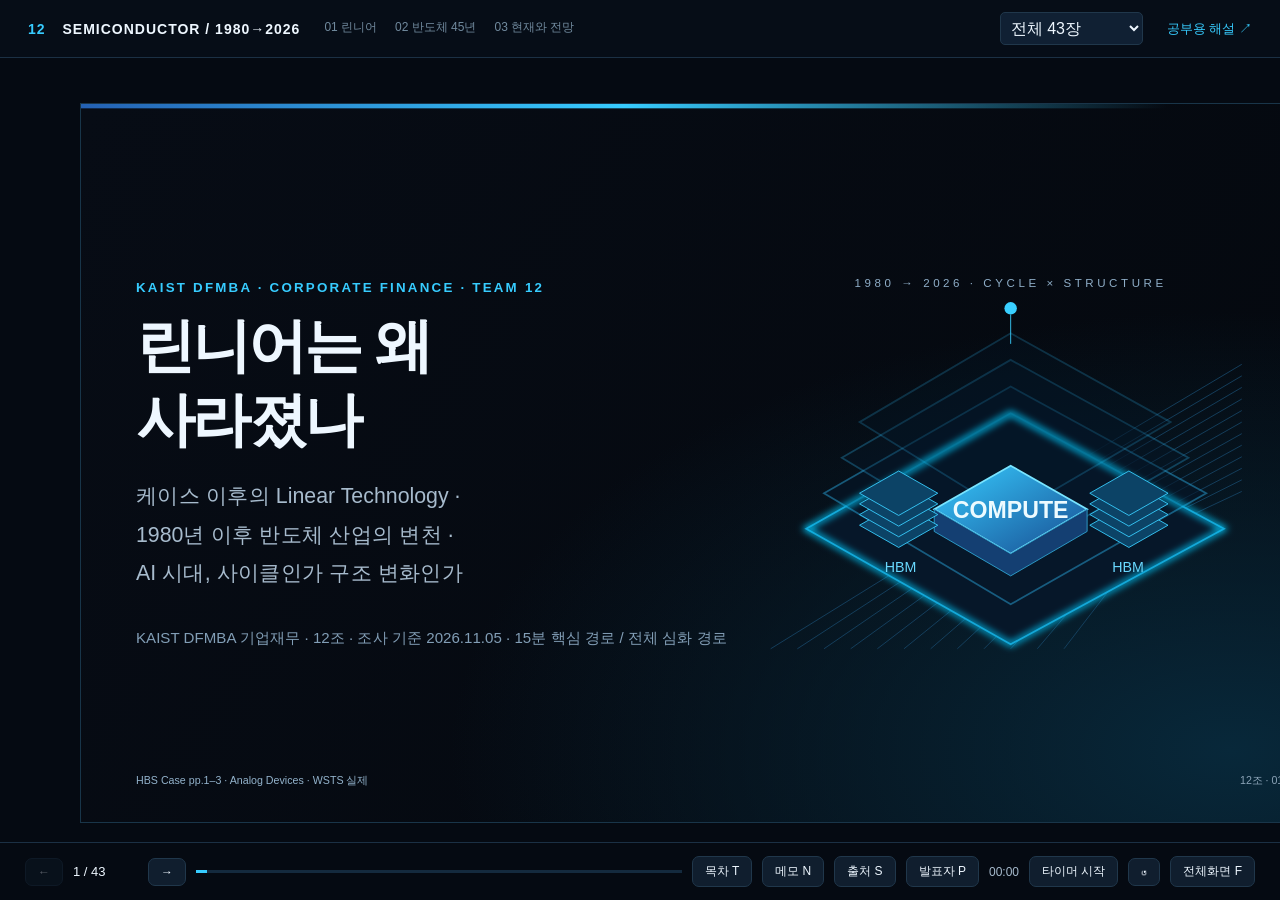
<file: archive/before_revision_20261108_213733/index.html>
<!DOCTYPE html><html lang="ko"><head><meta charset="utf-8"><meta name="viewport" content="width=device-width,initial-scale=1"><meta name="color-scheme" content="dark light"><meta name="description" content="KAIST DFMBA 12조 · Linear Technology 케이스 이후의 이야기, 1980년 이후 반도체 산업의 변천, AI 시대 반도체 산업의 현재와 전망"><title>린니어는 왜 사라졌나: 반도체 45년과 AI의 시험대 | 발표</title><style>:root{--bg:#050a12;--panel:#0b1625;--panel2:#0c2033;--line:#20374b;--ink:#eef7ff;--muted:#a7bbcd;--cyan:#37ccff;--blue:#457aff;--green:#39e2b0;--amber:#ffb15e;--red:#ff8298;--font:'Malgun Gothic','맑은 고딕','Apple SD Gothic Neo',sans-serif}
*{box-sizing:border-box}html,body{margin:0;background:var(--bg);color:var(--ink);font-family:var(--font);word-break:keep-all}button,input,select{font:inherit}button,a,input{touch-action:manipulation}button{cursor:pointer}a{color:var(--cyan);text-decoration:none}a:hover{text-decoration:underline}button:focus-visible,a:focus-visible,input:focus-visible,select:focus-visible,[tabindex]:focus-visible{outline:3px solid var(--amber);outline-offset:4px}button{color:var(--ink);background:#101e2e;border:1px solid var(--line);padding:9px 15px;border-radius:7px}button:hover{background:#1a344b}button[aria-pressed=true],button.active{border-color:var(--cyan);color:var(--cyan)}button:disabled{opacity:.35;cursor:default}
.muted{color:var(--muted)}.cyan{color:var(--cyan)}.green{color:var(--green)}.amber{color:var(--amber)}.red{color:var(--red)}.small{font-size:18px;line-height:1.6}.eyebrow{font-size:15px;letter-spacing:2.5px;color:var(--cyan);font-weight:700}
/* chrome */
.topbar{height:58px;display:flex;align-items:center;gap:24px;padding:0 28px;border-bottom:1px solid #1b3044;background:#060d17;position:relative;z-index:10}.brand{font-size:14px;letter-spacing:1px;font-weight:700}.brand b{color:var(--cyan);margin-right:12px}.chapters{display:flex;gap:18px;flex:1}.chapters span{font-size:12px;color:#718a9e;cursor:pointer;padding:4px 0;border-bottom:2px solid transparent}.chapters span.active{color:var(--cyan);border-color:var(--cyan)}.topbar select{color:var(--ink);background:#102033;border:1px solid var(--line);border-radius:5px;padding:6px}.topbar a{font-size:13px}
.deckviewport{height:calc(100dvh - 116px);display:grid;place-items:center;overflow:hidden}.stage{width:1440px;height:810px;transform-origin:center center;position:relative;flex-shrink:0}
.slide{position:absolute;inset:0;padding:47px 62px 38px;display:flex;flex-direction:column;background:radial-gradient(ellipse at 90% 90%,#08283a 0%,transparent 48%),linear-gradient(125deg,#070c15,#04080e);overflow:hidden;border:1px solid #1b3b50}.slide:before{content:'';position:absolute;top:0;left:0;width:100%;height:5px;background:linear-gradient(90deg,#2461b3, var(--cyan),transparent 85%)}.slide:after{content:'';position:absolute;right:34px;top:30px;width:35px;height:35px;border-top:1px solid #217591;border-right:1px solid #217591;pointer-events:none}
.slide[data-part="p1"]:before{background:linear-gradient(90deg,#8a5a1e,var(--amber),transparent 85%)}.slide[data-part="p3"]:before{background:linear-gradient(90deg,#1c6f58,var(--green),transparent 85%)}
.slidehead{position:relative;z-index:1}.slidehead .eyebrow{display:flex;align-items:center;gap:18px}.optional{font-size:12px;letter-spacing:0;border:1px solid #4a5261;padding:4px 9px;color:var(--muted);border-radius:20px}.slide h1{font-size:44px;line-height:1.32;letter-spacing:-1.6px;margin:18px 0 11px;font-weight:800}.slide .subtitle{font-size:21px;line-height:1.6;color:var(--muted);margin:0;max-width:1240px}.slidebody{flex:1;min-height:0;padding-top:24px;position:relative;z-index:1}
.takeaway{margin-top:16px;border-top:1px solid var(--line);padding-top:13px;display:flex;gap:22px;align-items:center;font-size:20px;line-height:1.5}.takeaway:before{content:'→';color:var(--cyan);font-size:26px}.foot{display:flex;align-items:center;justify-content:space-between;margin-top:14px;font-size:12px;color:#8ba3b7}.foot button{border:0;padding:0;background:none;font-size:12px;color:#93b3cc;text-align:left;max-width:1100px}
.controlbar{height:58px;display:flex;align-items:center;gap:10px;padding:0 25px;border-top:1px solid #1b3044;position:relative;z-index:10}.controlbar button{font-size:12px;padding:6px 12px}.controlbar .position{font-size:13px;min-width:65px;font-variant-numeric:tabular-nums}.progress{height:3px;background:#142a3e;flex:1;min-width:50px}.progress i{display:block;height:100%;background:var(--cyan);transition:width .3s}.time{font-size:12px;font-variant-numeric:tabular-nums;color:var(--muted)}
/* grids and panels */
.grid{display:grid;gap:20px;height:100%}.grid.two{grid-template-columns:1fr 1fr}.grid.three{grid-template-columns:repeat(3,1fr)}.grid.four{grid-template-columns:repeat(4,1fr)}.grid.rows2{grid-auto-rows:1fr}.grid.rows2 .panel{padding:18px 22px}.grid.rows2 .panel h3{font-size:21px;margin-bottom:9px}.grid.rows2 .panel p{font-size:18px;line-height:1.6}.grid.rows2 .panel .detail{font-size:14px;margin-top:8px}.grid.rows2 .panel .stat{font-size:38px;margin:4px 0}
.panel{background:linear-gradient(145deg,#102338d9,#0a131fcf);border:1px solid #234059;padding:25px 27px;border-radius:12px;position:relative;min-height:0;overflow:hidden}.panel h3{font-size:24px;margin:0 0 13px;color:var(--cyan);line-height:1.4}.panel p{font-size:21px;line-height:1.65;margin:0;color:#d7e3ed}.panel .label{display:block;font-size:14px;letter-spacing:1px;color:#829eb6;margin-bottom:12px}.panel .stat{font-size:54px;line-height:1.2;font-weight:800;color:var(--ink);font-variant-numeric:tabular-nums;margin:8px 0}.panel .stat small{font-size:22px;color:var(--cyan)}.panel .detail{font-size:16px;color:var(--muted);margin-top:14px;line-height:1.6}.panel.accent{border-color:#2593bc;background:linear-gradient(145deg,#0c3c56,#0a1728)}.panel.tone-warn{border-color:#8a5a1e;background:linear-gradient(145deg,#3a2a12,#0a1728)}.panel.tone-warn h3{color:var(--amber)}.panel.tone-good{border-color:#1c6f58;background:linear-gradient(145deg,#0d3a2f,#0a1728)}.panel.tone-good h3{color:var(--green)}.panel.tone-bad{border-color:#7a2d3f;background:linear-gradient(145deg,#3a1420,#0a1728)}.panel.tone-bad h3{color:var(--red)}
.pill{font-size:14px;padding:5px 10px;display:inline-block;border-radius:4px;background:#163a50;color:var(--cyan);margin:0 8px 8px 0}.bigstatement{font-size:46px;line-height:1.6;font-weight:800;letter-spacing:-1.4px}.bigstatement em{color:var(--cyan);font-style:normal}
/* cover, agenda, divider */
.cover{display:grid;grid-template-columns:1.12fr 1fr;align-items:center;height:100%;gap:20px}.cover .title{font-size:66px;line-height:1.26;letter-spacing:-3px;font-weight:800;margin:16px 0 22px}.cover .title span{color:var(--cyan)}.cover .desc{font-size:24px;color:var(--muted);line-height:1.8}.cover .meta{margin-top:40px;color:#829eb6;font-size:17px}.chip-art{width:560px;height:440px}
.agenda{display:grid;grid-template-columns:repeat(3,1fr);gap:26px;height:calc(100% - 60px)}.agenda-card{text-align:left;background:linear-gradient(160deg,#0f2437,#08121d);border:1px solid #234059;border-top:4px solid var(--pc);border-radius:14px;padding:30px 30px 26px;display:flex;flex-direction:column;gap:12px;color:var(--ink)}.agenda-card:hover{background:linear-gradient(160deg,#143050,#0a1726)}.agenda-card .num{font-size:52px;font-weight:800;color:var(--pc);line-height:1}.agenda-card h3{font-size:28px;margin:4px 0 0;line-height:1.4}.agenda-card p{font-size:19px;line-height:1.7;color:#cfdce8;margin:0;flex:1}.agenda-card .meta{font-size:14px;color:#8ba3b7;letter-spacing:1px}.agenda-foot{margin:18px 0 0;font-size:17px;color:var(--muted);line-height:1.6}
.slide.is-divider{padding:60px 80px}.divider{display:grid;grid-template-columns:1.3fr 1fr;height:100%;align-items:center;gap:40px;position:relative}.divider .bignum{position:absolute;left:-10px;top:-40px;font-size:420px;font-weight:800;color:var(--pc);opacity:.07;line-height:1;letter-spacing:-20px;pointer-events:none}.divider-text{position:relative;z-index:1}.divider-text .eyebrow{color:var(--pc)}.divider-text h2{font-size:64px;line-height:1.25;letter-spacing:-2.5px;margin:18px 0 22px}.divider-text p{font-size:23px;line-height:1.8;color:var(--muted);max-width:640px}.divider-list{position:relative;z-index:1;margin:0;padding:0 0 0 22px;display:grid;gap:7px;max-height:620px;overflow:auto}.divider-list li{font-size:16px;color:#8ba3b7}.divider-list button{background:none;border:0;padding:4px 6px;color:#d5e3ef;font-size:17px;text-align:left;line-height:1.4}.divider-list button:hover{color:var(--cyan)}.divider-list small{font-size:11px;color:#6f8aa0;margin-left:8px;border:1px solid #3a4b5c;padding:1px 6px;border-radius:10px}
/* timeline, flow, rows */
.timeline{display:grid;grid-template-columns:repeat(var(--n,4),1fr);gap:14px;position:relative;padding-top:25px}.timeline:before{content:'';position:absolute;top:67px;left:20px;right:20px;height:2px;background:linear-gradient(90deg,#2e678d,var(--cyan))}.event{position:relative;padding:0 14px}.event .year{font-size:30px;font-weight:800;color:var(--cyan);margin-bottom:28px;white-space:nowrap}.event .year:after{content:'';display:block;width:12px;height:12px;background:var(--cyan);border:5px solid #0b1523;box-sizing:content-box;border-radius:50%;position:absolute;top:33px;left:13px}.event.accent .year{color:var(--amber)}.event.accent .year:after{background:var(--amber)}.event h3{font-size:23px;line-height:1.4;margin:18px 0 12px}.event p{font-size:18px;line-height:1.7;color:var(--muted)}
.flow{display:flex;gap:15px;align-items:stretch;height:100%}.flow .node{flex:1;border:1px solid #285572;border-radius:12px;background:#0d2235;padding:22px 20px;min-height:200px}.flow h3{font-size:23px;color:var(--cyan);margin:0 0 13px}.flow p{font-size:19px;line-height:1.7;margin:0;color:#cfdeea}.arrow{font-size:30px;color:var(--cyan);align-self:center}
.rows{display:grid;gap:10px}.row{display:grid;grid-template-columns:200px 1fr 1fr;gap:22px;padding:16px 22px;border-bottom:1px solid #254158;align-items:center}.rows.cols4 .row{grid-template-columns:190px 1fr 1fr 1fr}.rows.cols5 .row{grid-template-columns:170px 1fr 1fr 1fr 1fr}.row h3{margin:0;font-size:22px;color:var(--cyan)}.row p{margin:0;font-size:19px;line-height:1.55}.row.header{padding-top:0;padding-bottom:8px;color:#8ba5ba;font-size:15px}
.tablewrap{overflow:hidden}.datatable{border-collapse:collapse;width:100%;font-size:19px}.datatable th{background:#102a40;color:var(--cyan);text-align:left;padding:12px 14px;border:1px solid #274459;font-size:16px;letter-spacing:.3px}.datatable td{padding:12px 14px;border:1px solid #274459;line-height:1.5;color:#dbe7f1;font-variant-numeric:tabular-nums}.datatable td.first{color:var(--ink);font-weight:700}.datatable td.neg{color:var(--red)}.datatable td.pos{color:var(--green)}.datatable tr:nth-child(even) td{background:#0a1928}.datatable.compact{font-size:16px}.datatable.compact td,.datatable.compact th{padding:8px 11px}
/* charts */
.metric-bars{display:flex;gap:27px;height:295px;align-items:flex-end;padding:0 18px;border-bottom:1px solid #426076}.metric-col{flex:1;display:flex;flex-direction:column;align-items:center;justify-content:flex-end;height:100%;gap:10px}.metric-col strong{font-size:27px;font-variant-numeric:tabular-nums}.metric-col .bar{width:82%;background:linear-gradient(180deg,#45ceff,#1c66b0);border-radius:7px 7px 0 0;min-height:1px}.metric-labels{display:flex;gap:27px;padding:15px 18px;font-size:19px;color:var(--muted);text-align:center}.metric-labels span{flex:1}.chart-note{font-size:15px;color:#91aabe;line-height:1.6;margin-top:12px}
.split{display:grid;grid-template-columns:1.7fr 1fr;gap:40px;height:100%}.chart-side{border-left:1px solid var(--line);padding-left:32px;display:flex;flex-direction:column;justify-content:center;min-width:0}.chart-side strong{font-size:56px;color:var(--cyan);line-height:1.1}.chart-side h3{font-size:25px;margin:14px 0}.chart-side p{font-size:20px;line-height:1.7;color:var(--muted);margin:0 0 12px}
.eramap{height:100%}.eramap svg{max-height:470px}.eraband{cursor:pointer}.eraband:hover rect,.eraband:focus rect{fill:#163a55;stroke:var(--cyan)}
/* era layout */
.era-layout{display:grid;grid-template-columns:1fr 360px;gap:26px;height:100%;min-height:0}.quads{display:grid;grid-template-columns:1fr 1fr;grid-template-rows:1fr 1fr;gap:14px;min-height:0}.quad{background:linear-gradient(145deg,#0f2237,#0a131f);border:1px solid #234059;border-radius:12px;padding:16px 20px 12px;min-height:0;overflow:hidden}.quad h3{font-size:16px;letter-spacing:1px;margin:0 0 10px;color:#8fb3cc;text-transform:uppercase}.quad-macro h3{color:#9fb4ff}.quad-tech h3{color:var(--cyan)}.quad-lead h3{color:var(--amber)}.quad-fin h3{color:var(--green)}.quad ul{margin:0;padding-left:18px;display:grid;gap:5px}.quad li{font-size:17.5px;line-height:1.5;color:#dbe7f1}.quad li b{color:var(--ink)}
.era-side{display:flex;flex-direction:column;gap:12px;border-left:1px solid var(--line);padding-left:22px;min-height:0}.era-period{font-size:40px;font-weight:800;color:var(--cyan);letter-spacing:-1px;line-height:1.1}.era-stat{display:flex;flex-direction:column;gap:2px}.era-stat strong{font-size:34px;color:var(--ink);line-height:1.1}.era-stat span{font-size:14px;color:var(--muted)}
.rankmini{background:#0b1b2b;border-radius:10px;padding:10px 12px}.rankmini-head{font-size:14px;color:#aac4d8;font-weight:700;margin-bottom:6px;display:flex;justify-content:space-between}.rankmini-head small{color:#6f8aa0;font-weight:400}.rankmini-row{display:grid;grid-template-columns:118px 1fr 44px;align-items:center;gap:8px;font-size:13.5px;margin:4px 0}.rankmini-row i{display:block;height:11px;border-radius:2px}.rankmini-row b{text-align:right;font-variant-numeric:tabular-nums;color:#c4d8e9;font-weight:400}
.spark{display:block}
/* analogy, scenarios, watch */
.analogy{display:grid;grid-template-columns:repeat(3,1fr);grid-auto-rows:1fr;gap:16px;height:100%}.analogy-item{background:linear-gradient(145deg,#102338d9,#0a131fcf);border:1px solid #234059;border-radius:12px;padding:18px 22px;display:flex;flex-direction:column;gap:6px}.analogy-icon{font-size:30px;line-height:1}.analogy-item h3{font-size:22px;margin:4px 0 0;color:var(--cyan)}.analogy-as{font-size:17px;color:var(--amber);margin:0;font-weight:700}.analogy-item p{font-size:17px;line-height:1.6;color:#d7e3ed;margin:0}
.scenarios{display:grid;grid-template-columns:repeat(3,1fr);gap:18px;height:100%}.scenario{border:1px solid #234059;border-radius:12px;padding:22px 24px;background:linear-gradient(160deg,#0f2437,#08121d);display:flex;flex-direction:column;gap:10px}.scenario.good{border-color:#1c6f58}.scenario.good .eyebrow{color:var(--green)}.scenario.warn{border-color:#8a5a1e}.scenario.warn .eyebrow{color:var(--amber)}.scenario.bad{border-color:#7a2d3f}.scenario.bad .eyebrow{color:var(--red)}.scenario h3{font-size:24px;margin:0 0 6px;line-height:1.4}.scenario p{font-size:17.5px;line-height:1.6;color:#d7e3ed;margin:0}.scenario p b{display:block;font-size:13px;letter-spacing:1px;color:#8ba3b7;margin-bottom:2px}
.watch{display:grid;grid-template-columns:1fr 1fr;gap:17px}.watch .item{padding:18px 24px;background:#0b1b2b;border-left:3px solid var(--cyan)}.watch h3{font-size:22px;margin:0 0 8px}.watch p{font-size:18px;line-height:1.6;color:var(--muted);margin:0}
/* ranking race */
.rank-layout{display:grid;grid-template-columns:1.7fr 1fr;gap:45px;height:100%}.rank-controls{display:flex;gap:7px;margin-bottom:12px;flex-wrap:wrap}.rank-controls button{font-size:14px;padding:6px 10px}.rank-chart{height:310px;position:relative}.rank-row{position:absolute;height:29px;left:0;right:0;display:flex;align-items:center;gap:8px;transition:top .65s,opacity .5s}.rank-row .name{width:126px;font-size:17px;flex-shrink:0;color:#d4e5f4}.rank-row .bar{height:25px;border-radius:3px;transition:width .65s;min-width:2px;background:var(--cyan)}.rank-row .value{font-size:16px;color:#c4d8e9;font-variant-numeric:tabular-nums}.rank-year{font-size:90px;line-height:1.2;font-weight:800;color:var(--cyan);margin:0}.rank-info{padding-top:40px}.rank-info h3{font-size:27px;line-height:1.6}.rank-info p{font-size:20px;line-height:1.6;color:var(--muted)}.rank-layout .chart-note{font-size:14px;margin-top:10px}
.diagram-label{font-size:20px;fill:#e8f4ff;font-family:var(--font)}
.formula{padding:25px;background:#0c2234;border:1px solid #305977;font-size:30px;text-align:center;border-radius:12px;line-height:1.65}.formula small{display:block;font-size:17px;color:var(--muted)}.sliders{display:grid;gap:18px;margin-top:20px}.sliders label{display:flex;justify-content:space-between;font-size:22px}.sliders input{width:100%;accent-color:var(--cyan);margin-top:12px}.valuation{font-size:68px;font-weight:bold;color:var(--cyan);font-variant-numeric:tabular-nums;line-height:1.15}.delta{font-size:25px;color:var(--amber)}[data-id="valuation"] .panel{padding:22px 26px}[data-id="valuation"] .formula{font-size:25px;padding:16px}
/* overlays */
.overlay{position:fixed;inset:58px 0 58px;background:#03080ef2;z-index:20;overflow:auto;padding:45px max(40px,8vw)}.overlay[hidden]{display:none}.overlay .close{position:fixed;right:35px;top:78px}.overlay h2{font-size:31px}.overlay p,.overlay li{font-size:19px;line-height:1.9;max-width:980px}.overlay .transition{color:var(--cyan);border-left:3px solid var(--cyan);padding:15px 24px}.toc-grid{display:grid;grid-template-columns:repeat(3,1fr);gap:13px}.toc-grid button{text-align:left;line-height:1.6;padding:17px}.toc-grid button span{font-size:12px;color:var(--muted);display:block}.blackout{position:fixed;inset:0;background:#000;z-index:200}.source-item{padding:14px 0;border-bottom:1px solid var(--line);max-width:1000px;overflow-wrap:anywhere}.source-item a{font-size:18px;line-height:1.6}.source-item p{font-size:15px;color:var(--muted);margin:8px 0}
/* study */
.study-body{background:#07101b}.studybar{height:66px;border-bottom:1px solid var(--line);position:sticky;top:0;background:#07101bf2;z-index:10;display:flex;align-items:center;gap:25px;padding:0 30px}.studybar h1{font-size:17px;margin:0;flex:1}.studybar input{background:#122438;border:1px solid #2c4a64;color:var(--ink);border-radius:7px;padding:10px;width:240px}.studybar a,.studybar button{font-size:13px}.study-layout{display:grid;grid-template-columns:270px minmax(0,1fr);max-width:1520px;margin:auto}.study-toc{position:sticky;top:66px;height:calc(100vh - 66px);overflow:auto;border-right:1px solid #173047;padding:25px 16px}.study-toc a{display:block;color:#acbfd0;font-size:13px;padding:9px 10px;border-radius:6px;line-height:1.5}.study-toc a:hover,.study-toc a.active{background:#102d44;color:var(--cyan)}.study-toc .toc-part{margin:18px 10px 6px;font-size:12px;letter-spacing:2px;color:#6f8aa0;font-weight:700}.study-main{padding:50px 70px 90px;max-width:1160px;min-width:0}.study-intro{border-bottom:1px solid var(--line);padding-bottom:35px;margin-bottom:45px}.study-intro h1{font-size:46px;line-height:1.4;margin:12px 0 20px;letter-spacing:-2px}.study-intro p{font-size:18px;line-height:1.9;color:#c0d1e0}
.study-part{margin:70px 0 40px;padding:34px 36px;border:1px solid #234059;border-left:5px solid var(--cyan);border-radius:12px;background:linear-gradient(145deg,#0f2237,#0a131f)}.study-part h2{font-size:34px;margin:8px 0 14px;letter-spacing:-1px}.study-part p{font-size:18px;line-height:1.9;color:#cbd9e6}.study-part[data-part="p1"]{border-left-color:var(--amber)}.study-part[data-part="p3"]{border-left-color:var(--green)}
.study-section{scroll-margin-top:90px;margin:0 0 65px;padding-bottom:40px;border-bottom:1px solid #294358}.study-section h2{font-size:30px;line-height:1.5;margin:12px 0 20px;letter-spacing:-.7px}.study-section h3{font-size:20px;color:var(--cyan);margin-top:28px}.study-section h4{font-size:17px;color:#aac4d8;margin:22px 0 8px}.study-section p,.study-section li{font-size:17px;line-height:1.95;color:#d2dfeb}.study-section .key{padding:20px 25px;border-left:3px solid var(--cyan);background:#102235;color:#e5f5ff;font-size:19px;line-height:1.8}.study-section .script{padding:22px 26px;border:1px solid #25445c;border-radius:10px;background:#0a1a2b}.study-section details{background:#0c1c2d;padding:16px 22px;border-radius:8px;margin:15px 0}.study-section summary{color:var(--green);cursor:pointer;line-height:1.7;font-weight:bold}.study-section .source-links{font-size:13px;line-height:1.8;color:#92abc0;margin-top:20px}.study-section .source-links a{margin-right:14px}.study-section .transition{font-size:16px;color:var(--cyan)}.study-section table{border-collapse:collapse;width:100%;font-size:15px;max-width:100%}.study-section th,.study-section td{padding:12px;border:1px solid #274459;text-align:left;line-height:1.65;overflow-wrap:anywhere}.study-section th{background:#102a40;color:var(--cyan)}.study-section tr:nth-child(even){background:#0a1928}.study-section .table-note{font-size:14px;color:#92abc0;margin:8px 0 18px}.study-section .slide-preview{margin:18px 0;padding:16px 20px;border:1px dashed #2a4a66;border-radius:10px;font-size:14px;color:#9fb6c9;line-height:1.7}.study-section .slide-preview b{color:var(--cyan)}
.study-era-map svg{max-height:420px}.study-linear-chart{margin:16px 0}.study-section .quad-list{display:grid;grid-template-columns:1fr 1fr;gap:12px;margin:14px 0}.study-section .quad-list div{background:#0c1c2d;padding:14px 18px;border-radius:8px}.study-section .quad-list h4{margin:0 0 8px}.study-section .quad-list ul{margin:0;padding-left:18px}.study-section .quad-list li{font-size:15.5px;line-height:1.7}
.glossary{display:grid;grid-template-columns:1fr 1fr;gap:12px}.glossary div{padding:18px;background:#0c1c2d;border-radius:6px}.glossary b{color:var(--cyan)}.glossary p{margin:8px 0;font-size:15px}.empty{padding:30px;color:var(--amber)}
.study-body.light{--bg:#edf3f8;--ink:#16283a;--muted:#465e71;--cyan:#00658d;--green:#0f7a5f;--amber:#9a5b00;background:#f7fafc;color:#142c40}.light .studybar{background:#f7fafcf5}.light .study-toc a{color:#3d586b}.light .study-section p,.light .study-section li{color:#29475b}.light .study-section .key,.light .study-section .script,.light .study-section details,.light .glossary div,.light .study-section th,.light .study-section tr:nth-child(even),.light .study-section .quad-list div{background:#e8f1f7;color:#15364d}.light .study-intro p,.light .study-part p{color:#33546a}.light .study-part{background:#eef4f8}.light button{background:#e3eef5;color:#16394c}.light .study-toc a.active,.light .study-toc a:hover{background:#deedf6}.light .studybar input{background:white;color:#16283a}.light .source-item p{color:#456478}.light .study-section .slide-preview{color:#3d586b}
.presenter{padding:35px}.presenter h1{font-size:35px;line-height:1.5}.presenter p{font-size:22px;line-height:1.9}.presenter .next{border-top:1px solid var(--line);margin-top:30px;padding-top:20px;color:var(--cyan)}
@media(prefers-reduced-motion:reduce){*{transition:none!important;animation:none!important}}
@media(max-width:850px){.studybar{height:91px;flex-wrap:wrap;align-content:center;gap:6px 10px}.studybar h1{flex-basis:100%;font-size:13px;height:19px}.studybar input{flex:1;min-width:80px;width:auto;padding:8px}.studybar button{padding:8px 12px}.studybar a{font-size:12px}.study-section{scroll-margin-top:111px}.study-main{width:100%;overflow:hidden;padding:30px 22px}.study-section table{display:block;overflow:auto;white-space:normal}.topbar{padding:0 12px;gap:10px}.brand{font-size:12px}.chapters{display:none}.topbar select{font-size:12px;max-width:140px}.topbar a{margin-left:auto;font-size:11px}.controlbar{padding:0 10px;gap:6px}.controlbar button{padding:7px;font-size:11px}.hide-small{display:none}.toc-grid{grid-template-columns:1fr 1fr}.study-layout{display:block}.study-toc{display:none}.study-intro h1{font-size:34px}.study-section h2{font-size:26px}.glossary,.study-section .quad-list{grid-template-columns:1fr}.overlay{padding:25px}.overlay p,.overlay li{font-size:16px}}
@media print{body{background:white!important;color:#111!important}.topbar,.controlbar,.studybar,.study-toc,.overlay,.source-links button{display:none!important}.deckviewport{height:auto;display:block;overflow:visible}.stage{width:auto;height:auto;transform:none!important}.slide{position:relative;min-height:195mm;width:100%;height:auto;break-after:page;page-break-after:always;background:white;color:#111;padding:12mm}.slidebody{min-height:110mm}.slide h1{font-size:28px}.slide p,.panel p,.row p,.quad li{font-size:16px!important;color:#24384b!important}.panel,.flow .node,.watch .item,.quad,.scenario,.analogy-item,.agenda-card{background:#eff5f9;color:#111}.slide .subtitle{font-size:18px;color:#333}.slide .stat,.metric-col strong,.slide .bigstatement{color:#173d57}.takeaway{font-size:16px}.slide .foot{color:#444}.study-layout{display:block}.study-main{max-width:none;padding:0}.study-section{break-inside:auto}.study-section p,.study-section li{color:#111}.study-section .key,.study-section .script,.study-section details,.study-part{background:#f1f5f7;color:#111}.study-intro p{color:#222}.study-section summary{color:#0c5244}.study-section h2,.study-intro h1,.study-part h2{color:#111}.study-section h3{color:#075a78}.study-section{scroll-margin-top:0}a{color:#075a78}.eyebrow{color:#075a78}@page{size:A4 landscape;margin:10mm}}
</style></head><body class=""><header class="topbar"><div class="brand"><b>12</b> SEMICONDUCTOR / 1980→2026</div><nav class="chapters" aria-label="발표 흐름"><span data-part="p1">01 린니어</span><span data-part="p2">02 반도체 45년</span><span data-part="p3">03 현재와 전망</span></nav><label class="sr-only" for="route" style="position:absolute;left:-9999px">발표 경로</label><select id="route"><option value="all">전체 43장</option><option value="core">15분 핵심 28장</option></select><a href="study.html" target="_blank">공부용 해설 ↗</a></header><main class="deckviewport"><div class="stage" id="stage"></div></main><footer class="controlbar"><button id="prev" aria-label="이전 장표">←</button><span class="position" id="position"></span><button id="next" aria-label="다음 장표">→</button><div class="progress" aria-hidden="true"><i id="progress"></i></div><button id="toc" title="T">목차 T</button><button id="notes" title="N">메모 N</button><button id="sources" title="S">출처 S</button><button id="presenter" class="hide-small" title="P">발표자 P</button><span class="time hide-small" id="clock">00:00</span><button id="timer" class="hide-small">타이머 시작</button><button id="resettime" class="hide-small" aria-label="타이머 초기화">↺</button><button id="full" title="F">전체화면 F</button></footer><aside class="overlay" id="overlay" hidden role="dialog" aria-modal="true" aria-label="발표 보조 패널"></aside><script>const CONTENT={"title": "린니어는 왜 사라졌나: 반도체 45년과 AI의 시험대", "coverTitle": "린니어는 왜<br>사라졌나", "coverDesc": "케이스 이후의 Linear Technology ·<br>1980년 이후 반도체 산업의 변천 ·<br>AI 시대, 사이클인가 구조 변화인가", "coverMeta": "KAIST DFMBA 기업재무 · 12조 · 조사 기준 2026.11.05 · 15분 핵심 경로 / 전체 심화 경로", "asOf": "2026-11-05", "agendaFoot": "케이스의 주인공이 사라진 이유에서 출발해, 산업 전체의 45년을 거쳐, 지금 반도체가 서 있는 시험대까지 갑니다. 각 파트의 카드를 누르면 바로 이동합니다.", "parts": [{"id": "p0", "num": "00", "short": "서론", "title": "서론", "desc": "", "minutes": 1, "first": "cover"}, {"id": "p1", "num": "01", "short": "린니어", "title": "케이스 이후의 린니어", "desc": "2003년 현금이 넘치던 회사는 13년 뒤 사라졌다. 사업이 망해서가 아니다. 시대 배경을 바탕으로 왜 팔렸는지 본다.", "minutes": 3, "studyIntro": ["다른 조가 케이스의 질문(2003년 4월 배당을 올릴 것인가)에 답한다면, 우리 조는 그 다음 이야기에서 출발합니다. Linear Technology는 2017년 3월 10일 Analog Devices에 인수되어 상장폐지됐고, 지금은 독립 회사로 존재하지 않습니다. 이 파트의 목적은 ‘돈을 잘 벌던 회사가 왜 사라졌는가’를 사실관계와 시대 배경으로 설명하는 것입니다.", "핵심 메시지는 세 가지입니다. 첫째, 린니어는 실패하지 않았다(인수 직전까지 업계 최고 수준의 이익률과 13년 연속 배당 인상). 둘째, 그럼에도 팔린 이유는 산업의 무게중심 이동과 2015~2016년의 금융 환경(초저금리, 성장 둔화, 규모의 경제)에 있다. 셋째, 인수한 ADI는 망하지 않았고 지금도 대형 아날로그 기업으로 영업 중이다. 이 세 가지를 정확히 말해야 Part 2로 자연스럽게 넘어갈 수 있습니다."], "first": "p1-div"}, {"id": "p2", "num": "02", "short": "반도체 45년", "title": "1980년 이후 글로벌 반도체 산업의 변화", "desc": "린니어의 소멸은 산업의 무게중심이 움직인 결과다. 반도체의 시작을 비유로 이해하고, 9개 시기로 나눠 거시 배경·기술·주도 기업·재무 특징을 본다.", "minutes": 7, "studyIntro": ["이 파트는 발표의 중심입니다. 개별 기업의 재무 결정도 중요하지만, 어떤 산업 흐름 위에서 그 결정이 내려졌는지 이해하는 것이 더 중요하다는 것이 우리 조의 관점입니다. 반도체의 기초를 비유로 짧게 설명한 뒤, 1980년 이후를 9개 시기로 나누고 각 시기마다 같은 네 칸(거시 배경 / 산업·기술 / 주도 기업 / 재무적 특징)으로 읽습니다.", "시기 구분은 교수님이 공유한 영상(역대 글로벌 반도체 기업 매출 순위 Top12, 1987~2026)의 흐름과 Gartner 연간 공급업체 매출 1위 교체(NEC 1985~91 → Intel 1992~2016 → Samsung 2017~18 → Intel 2019~20 → Samsung 2021~22 → Intel 2023 → NVIDIA 2024~)를 기준으로 잡았습니다. 순위는 회사 전체 매출이나 시가총액이 아니라 반도체 매출이며, 파운드리(TSMC)와 장비사는 포함되지 않습니다.", "각 시기의 ‘재무적 특징’ 칸이 기업재무 수업과의 연결 고리입니다. 누가 투자를 감당했는지(자본 조달), 누가 불황을 버텼는지(재무구조), 어떤 금리·세제·보조금이 투자 결정을 바꿨는지(자본비용)를 반복해서 묻습니다."], "first": "p2-div"}, {"id": "p3", "num": "03", "short": "현재와 전망", "title": "이후 반도체 산업의 변화: 현재와 전망", "desc": "AI 수요 폭발로 메모리 가격이 급등하고 한국 기업이 기록적 이익을 냈다. 그런데 금리·선거·투자 속도 조절론이 등장했다. 사이클인가, 구조 변화인가.", "minutes": 4, "studyIntro": ["Part 2의 마지막 시기가 현재로 이어집니다. 이 파트는 2025~2026년의 상황을 정리하고(수요 폭발, 가격 급등, 한국 기업의 이익), 최근의 반전(금리 상승, 2026년 미국 중간선거 이후 데이터센터 규제 논의, 빅테크·네오클라우드의 투자 부담, 속도 조절론)을 짚은 뒤, ‘반복되는 사이클인가, 이번에는 다른가’라는 시험대를 재무 지표로 어떻게 판단할지 제시합니다.", "마지막으로 향후 전망을 제시합니다. 우리 조의 판단은 ‘당장은 속도 조절이 있어도 투자 사이클을 완전히 꺾기는 어렵다’입니다. 미국이 속도를 늦추면 중국과의 AI 격차가 좁혀지는 위험이 돌아오고, AI의 파급력이 코딩을 넘어 제약·자동차·휴머노이드·우주·양자·보안 등 산업 전반으로 번지면서 수요의 폭이 넓어지기 때문입니다. 이것은 조사한 사실 위에 세운 우리의 해석이므로, 발표에서는 사실과 해석을 구분해서 말해야 합니다."], "first": "p3-div"}], "slides": [{"id": "cover", "part": "p0", "title": "린니어는 왜 사라졌나", "type": "cover", "core": true, "sources": ["CASE", "linear_close", "WSTS"], "study": {"paragraphs": ["표지에서 청중에게 던질 한 문장은 ‘케이스의 주인공은 지금 없다’입니다. 2003년 4월 배당을 올릴지 고민하던 Linear Technology는 2017년 3월 10일 Analog Devices에 인수되어 상장폐지됐습니다. 다른 조가 배당의 정답을 논의한다면, 우리 조는 그 회사가 사라진 이유를 산업 전체의 45년 흐름에서 찾습니다.", "세 파트의 구조를 미리 말해 두면 청중이 따라오기 쉽습니다. Part 1은 린니어의 13년과 2016년 매각, Part 2는 1980년 이후 반도체 산업을 9개 시기로 나눈 역사, Part 3은 AI 시대의 현재와 전망입니다. 끝에서 다시 린니어의 질문(현금을 어디에 배분할 것인가)으로 돌아옵니다."], "script": "안녕하십니까, 12조입니다. 우리가 읽은 케이스의 회사, Linear Technology는 지금 존재하지 않습니다. 2017년에 경쟁사에 인수됐습니다. 돈을 잘 벌던 회사가 왜 사라졌는지, 그리고 그 뒤에서 반도체 산업이 어떻게 움직였는지, 세 파트로 말씀드리겠습니다.", "transition": "발표의 순서를 먼저 보여드리겠습니다."}, "coreTransition": "발표의 순서를 먼저 보여드리겠습니다."}, {"id": "agenda", "part": "p0", "title": "세 가지 질문", "subtitle": "케이스 이후의 린니어 → 1980년 이후 반도체 45년 → AI 시대의 현재와 전망", "type": "agenda", "core": true, "takeaway": "개별 기업의 재무 결정은 산업의 흐름 위에서 내려진다. 흐름을 먼저 읽어야 결정이 보인다", "sources": ["CASE", "VIDEO"], "study": {"paragraphs": ["아젠다 장표는 화면의 세 카드를 누르면 각 파트의 첫 장표로 이동합니다. 발표에서는 한 문장씩만 소개합니다. Part 1 ‘린니어는 실패하지 않았다, 시대가 바뀌었다’, Part 2 ‘수요의 중심이 이동할 때마다 1위가 바뀌었다’, Part 3 ‘이번 AI 사이클은 반복인가 구조 변화인가’.", "우리 조의 관점을 분명히 합니다. 기업재무 수업이지만 개별 기업의 배당·자사주·차입 결정만 보면 린니어의 결말을 설명할 수 없습니다. 어떤 산업 흐름 위에서 결정이 내려졌는지가 더 중요합니다. 그래서 Part 2가 발표의 중심이고 시간도 가장 많이 배정했습니다."], "script": "첫째, 케이스 이후의 린니어. 둘째, 1980년 이후 반도체 산업이 어떻게 바뀌었는지. 셋째, 지금 AI 시대의 반도체는 어디에 서 있는지. 결론에서 다시 린니어의 질문으로 돌아오겠습니다.", "transition": "먼저 케이스 이후의 린니어입니다."}, "coreTransition": "먼저 케이스 이후의 린니어입니다."}, {"id": "p1-div", "part": "p1", "title": "케이스 이후의 린니어", "type": "divider", "core": true, "lead": "2003년 4월, 현금이 15억 달러 넘게 쌓인 회사가 배당을 올릴지 고민했다. 13년 뒤 그 회사는 사라졌다. 사업이 망해서가 아니다.", "sources": ["CASE", "linear_close"], "study": {"paragraphs": []}}, {"id": "p1-recap", "part": "p1", "title": "2003년 4월, 케이스가 남긴 질문", "subtitle": "현금은 쌓이고 투자처는 없다 · 배당을 올릴 것인가, 자사주를 살 것인가, 쌓아둘 것인가", "type": "cards", "core": true, "takeaway": "케이스의 질문은 ‘돈을 어떻게 나눌까’였다. 우리는 그 회사에 그 뒤 무슨 일이 있었는지를 본다", "sources": ["CASE", "linear_q3fy03"], "cards": [{"label": "2003년 3월 말", "title": "현금과 단기투자", "stat": ">$1.5bn", "text": "불황이던 FY2002 매출<br>$512M의 약 3배", "detail": "케이스 Exhibit. FY2001 순이익 $427M → FY2002 $198M으로 줄어도 현금은 계속 쌓였다", "accent": true}, {"label": "배당", "title": "분기 $0.05 → $0.06", "stat": "2003.04.15 인상", "text": "1992년 개시, 기술기업으로는 드물게<br>배당을 주고 매년 올렸다", "detail": "케이스 직후인 2003년 4월 15일 분기 배당을 $0.06으로 올렸다(확인). 배당은 ‘앞으로도 계속 준다’는 약속. 한 번 올리면 내리기 어렵다"}, {"label": "사업", "title": "고성능 아날로그", "stat": "OPM 40%+", "text": "전력관리·신호처리 칩<br>제품 수명 길고 팹은 싸다", "detail": "당시 아날로그 팹 약 $0.2bn vs 디지털 팹 약 $2bn(케이스). 재투자 부담이 작아 현금이 남는 구조"}, {"label": "케이스의 질문", "title": "현금을 어디에?", "stat": "", "text": "배당 인상 · 자사주 매입<br>· 현금 보유 · 인수", "detail": "경영진에게 적극적 인수 계획은 없었다. 이 질문의 답이 아니라 ‘그 다음’을 본다"}], "study": {"paragraphs": ["케이스의 시점은 2003년 4월입니다. Linear Technology는 전력관리·신호처리용 고성능 아날로그 반도체를 설계·제조·판매하는 회사였고, 2001년 IT 불황으로 순이익이 FY2001 약 4억 2,700만 달러에서 FY2002 약 1억 9,800만 달러로 줄었는데도 현금과 단기투자자산이 15억 달러를 넘게 쌓여 있었습니다. 케이스에서 특정 고객 비중은 5% 이하였고, 당시 아날로그 신규 팹은 약 2억 달러로 인텔의 디지털 팹(약 20억 달러)보다 훨씬 쌌으며 10년 이상 쓸 수 있었습니다. 재투자 부담이 작으니 이익이 그대로 현금으로 남는 구조였습니다.", "린니어는 1992년부터 배당을 시작해 매년 올려 온, 기술기업으로는 드문 회사였습니다. 케이스의 질문은 분기 $0.05 배당을 올릴 것인가, 자사주를 살 것인가, 현금을 쌓아둘 것인가였습니다. 배당은 지속성을 약속하는 성격이 강해 한 번 올리면 내리기 어렵고, 자사주 매입은 조정이 쉽다는 점이 토론의 축입니다. 우리 조는 이 질문의 정답을 반복하지 않습니다. 대신 ‘그 뒤 이 회사의 현금과 사업이 어떻게 됐는가’를 보겠다고 선언하는 장표입니다.", "발표에서는 네 카드를 빠르게 읽습니다. 현금이 매출의 3배라는 점, 배당을 매년 올려 왔다는 점, 아날로그 사업의 경제성(긴 제품 수명, 싼 팹, 높은 영업이익률), 그리고 케이스의 질문. 숫자는 모두 케이스 본문과 Exhibit에서 가져온 것이므로 질문이 나오면 ‘케이스 2003년 시점 기준’이라고 답하면 됩니다."], "script": "케이스로 돌아가 보면, 2003년의 린니어는 불황에도 현금이 15억 달러 넘게 쌓여 있었습니다. 매출의 3배입니다. 아날로그 공장은 싸고 오래 쓰니 벌어들인 이익이 그대로 남았습니다. 질문은 이 돈을 배당으로 줄지, 자사주를 살지, 쌓아둘지였습니다. 우리는 그 답이 아니라 그 다음 13년을 보겠습니다.", "transition": "케이스 이후 13년 동안 린니어의 매출과 배당은 이렇게 움직였습니다.", "question": "린니어는 왜 기술기업인데 배당을 주었나?", "answer": "아날로그 사업은 제품 수명이 길고 공정 미세화 경쟁이 덜해 재투자 부담이 작았습니다. 투자 기회보다 현금이 많이 남는 회사는 현금을 쌓아두는 기회비용이 커지므로 주주에게 돌려주는 것이 합리적일 수 있습니다. 케이스는 그 방법(배당 vs 자사주)을 묻습니다.", "extraQA": [{"q": "당시 아날로그 팹이 싸다는 설명을 지금도 쓸 수 있나?", "a": "아닙니다. 케이스의 2003년 비교(아날로그 약 $0.2bn, 디지털 약 $2bn)는 당시 예시입니다. 지금은 TI 같은 아날로그 기업도 300mm 팹에 수십억 달러를 투자합니다. ‘당시 기준’이라고 한정해서 말해야 합니다."}], "sourceIds": ["CASE", "analog_technology", "linear_q3fy03"]}, "coreTransition": "케이스 이후 13년 동안 린니어의 매출과 배당은 이렇게 움직였습니다."}, {"id": "p1-chart", "part": "p1", "title": "케이스 이후 13년: 매출은 2배, 배당은 6배", "subtitle": "회계연도(6월 말) 기준 매출($M)과 연간 주당배당($) · 13년 연속 배당 인상 · 2007년 $3bn 자사주 매입 · 2014년 전환사채 상환", "type": "linear_chart", "core": true, "takeaway": "린니어는 사라지기 직전까지 업계 최고 수준의 이익률로 돈을 벌고 있었다. 실패한 회사의 그래프가 아니다", "sources": ["linear_10k_2007", "linear_10k_2016", "linear_q3fy03", "linear_10q_fy17q2", "linear_tsr_calc"], "note": "모든 값은 Linear 10-K·SEC XBRL(FY2006~09 배당은 연간 합계). 주황 막대는 큰 자본배분 결정이 있던 해(2007 ASR, 2016 매각 발표). 영업이익률은 14년 내내 42~56%.", "side": {"stat": "$0.05 → $0.33", "title": "분기 배당의 변화", "text": "2003년 분기 $0.05였던 배당은 2016년 $0.32, 마지막 배당(2017년 3월)은 $0.33이었다. 매출은 $607M에서 FY2011 $1,484M까지 커진 뒤 $1.3~1.5bn에서 정체했고, 영업이익률은 매년 42~56%였다.", "small": "FY2003~16 누적 환원 $7.76bn(배당 $2.71bn + 자사주 $5.05bn)은 누적 순이익 $5.74bn의 135%. 2007년 $3.0bn ASR은 현금 $1.3bn + 전환사채 $1.7bn으로 집행했다. 현금을 쌓던 회사가 빚을 내 주식을 산 것이다."}, "study": {"paragraphs": ["그래프는 두 가지를 동시에 보여줍니다. 막대는 회계연도 매출(백만 달러), 선은 연간 주당배당(달러)입니다. 매출은 FY2003 약 6억 달러에서 FY2011 약 14.8억 달러까지 커졌다가 이후 13~15억 달러에서 정체됐습니다. 배당은 한 번도 줄지 않고 매년 올라 분기 $0.05에서 $0.32가 됐습니다. 2003년 케이스의 질문(‘배당을 올릴까’)에 린니어 경영진은 그 뒤 13년 내내 ‘올린다’로 답한 셈입니다.", "그래프에서 가장 중요한 해는 2007년입니다. 린니어는 2007년 4월 30억 달러 규모의 자사주 매입(accelerated share repurchase)을 실행했고, 그 재원은 자기 현금 13억 달러와 전환사채 17억 달러였습니다(3.00%·3.125% 전환사채, 만기 2027년). 현금만 쌓던 회사가 빚을 내서 주식을 산 것입니다. 기업재무에서 말하는 레버리지 리캡(차입을 통한 자본구조 재편)에 가깝습니다. 저금리로 싸게 빌릴 수 있고, 현금을 쌓아두는 기회비용이 크고, 성장 투자처가 없을 때 선택하는 수단입니다. 케이스의 토론이 ‘배당 vs 자사주’였다면, 현실의 답은 ‘둘 다, 그리고 차입까지’였습니다.", "그래프가 전하는 메시지는 분명합니다. 린니어는 인수되기 직전까지 잘 벌고 있었습니다. FY2016 매출은 약 14.2억 달러였고 영업이익률은 40%대 중반으로, 대형 아날로그 기업 중 최고 수준이었습니다. 그러니 ‘사라졌다’는 사실을 ‘망했다’로 읽으면 안 됩니다. 다만 2011년 이후 매출이 더 자라지 않았다는 점이 다음 장표(왜 팔렸나)의 복선입니다. 잘 벌지만 더 커지지 않는 회사, 그것이 2015년의 린니어였습니다.", "숫자의 확인 상태. 매출·영업이익·순이익·현금·부채는 FY2003~2016 10-K와 SEC XBRL에서 직접 확인했습니다. 연간 배당은 10-K의 합계이며(FY2003 $0.21 → FY2016 $1.24), 분기 내역은 FY2003~05와 FY2010~17은 확인, FY2006~09는 연간 합계에서 추정입니다. 인상은 FY2004부터 매년 1월 분기(Q3)에 이루어졌고 마지막 배당은 인수 완료 3일 전인 2017년 3월 7일에 지급된 $0.33입니다. 누적 환원 $7.76bn은 현금흐름표를 합산한 조사 계산이며 이를 요약한 2차 출처는 없습니다. 2007년 ASR의 금액과 재원은 FY2007 10-K 주석에, 전환사채의 조기 상환(2009~10 일부 재매입, 2010년 11월 3.125%물 전액, 2014년 5월 3.00%물 $845M 전액)은 FY2010·FY2012 10-K와 2014년 3분기 10-Q에 있습니다. FY2014 이후 린니어는 무차입이었고 FY2015 이자비용은 $41.2M 줄었습니다."], "tables": [{"title": "자본배분의 다섯 장면 (확인된 사실)", "headers": ["시점", "결정", "재원·조건", "의미"], "rows": [["2003.04", "분기 배당 $0.05 → $0.06 인상(4/15 발표, 5/14 지급)", "현금·단기투자 $1,565M(2003-03-30)", "케이스의 질문에 ‘올린다’로 답함"], ["2007.04", "$3.0bn 자사주 매입(ASR), 주식 27% 소각", "현금 $1.3bn + 전환사채 $1.7bn(3.00%·3.125%, 만기 2027)", "차입을 통한 자본구조 재편, 자기자본 −$708M"], ["2010.11 · 2014.05", "전환사채 전액 상환(3.125%물 $396M, 3.00%물 $845M)", "영업현금", "7년 만의 무차입 복귀, FY2015 이자비용 −$41M"], ["2016.07", "ADI에 매각 합의, 주당 약 $60", "현금 $46 + ADI 주식 0.2321주", "독립 기업으로서의 역사 종료"], ["2017.03", "마지막 배당 $0.33 지급(3/7), 3/10 인수 완료", "—", "13년간 배당 합계 $11.75/주"]], "note": "Linear 10-K FY2003·FY2007·FY2010·FY2012·FY2016, 2014년 3분기 10-Q, 2017년 2분기 10-Q, DEFM14A, ADI FY2017 10-K."}, {"title": "FY2003–2016 주요 재무 (10-K · SEC XBRL, $M)", "headers": ["회계연도", "매출", "영업이익률", "순이익", "연간 DPS", "현금·투자", "부채(액면)"], "rows": [["FY2003", "606.6", "48.5%", "236.6", "$0.21", "1,593.6", "0"], ["FY2005", "1,049.7", "56.2%", "434.0", "$0.36", "1,790.9", "0"], ["FY2007", "1,083.1", "48.4%", "411.7", "$0.66", "633.3", "1,700.0"], ["FY2009", "968.5", "42.5%", "289.2", "$0.86", "868.7", "1,405.6"], ["FY2011", "1,484.0", "51.7%", "580.8", "$0.94", "922.5", "845.1"], ["FY2014", "1,388.4", "46.1%", "460.0", "$1.06", "1,012.8", "0"], ["FY2016", "1,423.9", "44.5%", "494.3", "$1.24", "1,448.3", "0"]], "note": "FY2008 순이익은 최초 보고치 기준. 희석주식수 321.4M(FY2003) → 245.0M(FY2016), −24%. 누적 배당 $2,711M + 자사주 $5,046M = $7,757M vs 누적 순이익 약 $5,738M."}], "script": "케이스 이후 13년입니다. 매출은 두 배가 됐고, 배당은 한 번도 줄지 않고 매년 올라 여섯 배가 됐습니다. 특히 2007년에는 30억 달러 자사주 매입을 했는데, 그중 17억 달러는 전환사채, 즉 빚이었습니다. 현금을 쌓던 회사가 빚을 내서 주식을 산 겁니다. 그리고 매출은 2011년 이후 더 자라지 않았습니다. 잘 벌지만 더 커지지 않는 회사, 이것이 매각 직전의 린니어입니다.", "transition": "그런 회사에 2015년 여름, 경쟁사가 찾아옵니다.", "question": "현금이 많은데 왜 빚을 내서 자사주를 샀나?", "answer": "2007년의 금리는 낮았고(전환사채 쿠폰 3.00%·3.125%), 보유 현금 $1.8bn 중 $1.3bn만 쓰고 나머지 $1.7bn은 빌려 한 번에 주식의 27%를 소각했습니다. 부채 이자는 세금 공제가 되므로 자본비용이 낮아지고, 주식 수가 줄어 주당이익이 올라갑니다. 투자처가 없는 회사가 자본구조를 바꿔 주주가치를 높이는 전형적 수단입니다. 다만 빚이 생기면 불황에 버틸 여력이 줄어드는 비용이 있고, 실제로 FY2009 매출이 18% 줄었을 때 린니어는 전환사채를 할인 재매입하며 부채를 줄였습니다.", "extraQA": [{"q": "전환사채를 쓴 이유는?", "a": "일반 회사채보다 쿠폰이 낮고(주식 전환권을 주는 대가), 당시 린니어 주가 수준에서 희석 위험을 감수할 만했기 때문입니다. 만기 2027년의 장기 자금을 3%대에 조달한 셈입니다."}], "sourceIds": ["CASE", "linear_10k_2007", "linear_10k_2016", "linear_q3fy03", "linear_10q_fy17q2", "linear_tsr_calc", "ihs_linear_margin"]}, "coreTransition": "그런 회사에 2015년 여름, 경쟁사가 찾아옵니다."}, {"id": "p1-deal", "part": "p1", "title": "2015년 7월부터 2017년 3월까지: 접근, 거절, 재협상, 매각", "subtitle": "합병 위임장(DEFM14A) ‘Background of the Merger’에 기록된 과정", "type": "timeline", "core": true, "takeaway": "이사회는 첫 제안을 ‘심각한 저평가’라며 거절했고, 10개월 뒤 17% 높은 가격에 팔았다. 거절이 협상의 일부였다", "sources": ["linear_defm14a", "linear_deal", "linear_close", "linear_close_value", "adi_10k_2017", "linear_tsr_calc"], "events": [{"year": "2015.07–08", "title": "ADI의 접근", "text": "CEO 간 접촉 후 8월 14일<br>비공식 제안 약 $51.50<br>주식 75% · 현금 25%"}, {"year": "2015.09", "title": "거절", "text": "이사회: ‘substantially<br>undervalued’ · 독자 경영의<br>장기 가치가 더 크다"}, {"year": "2016.04", "title": "재접근 $58", "text": "현금 75% · 주식 25%<br>이사회는 ‘의미 있는 인상’<br>을 요구"}, {"year": "2016.05", "title": "A사 $54 현금", "text": "이사회 지시로 접촉한<br>제3의 회사. 추가 인상<br>불가 통보(6월)"}, {"year": "2016.06–07", "title": "합의 $60", "text": "현금 $46 + ADI 0.2321주<br>7월 26일 서명<br>발표 가치 $14.8bn", "accent": true}, {"year": "2017.03.10", "title": "완료·상장폐지", "text": "ADI 회계상 대가 $15.76bn<br>(현금 $11.1bn + 주식 $4.6bn)<br>Linear 독립 역사 종료", "accent": true}], "note": "주당 가치 $60은 서명 시점 기준. 완료일 ADI 주가($82.20)를 적용하면 약 $65이며, 케이스 시점 주가 $30.87의 약 2.1배.", "study": {"paragraphs": ["합병 위임장(DEFM14A)의 ‘Background of the Merger’는 거래 과정을 날짜별로 기록합니다. 2015년 7월 ADI CEO Vincent Roche가 린니어 창업자 겸 회장 Robert Swanson에게 전화를 걸었고, 8월 14일 주당 약 $51.50(약 25% 프리미엄, 주식 75%·현금 25%)의 비공식 제안이 왔습니다. 린니어 이사회는 9월 4일 이 제안이 회사를 ‘substantially undervalued’한다고 판단했고, 9월 14일 만장일치로 거절을 통보했습니다. 독립 회사로서의 장기 가치가 더 크다는 것이 이유였습니다.", "2016년 4월 ADI는 주당 $58(현금 75%·주식 25%)로 다시 접근했습니다. 이사회는 여전히 저평가라며 ‘의미 있는 인상’을 요구했고, 동시에 자문사 Qatalyst를 통해 제3의 회사(위임장에서 ‘Company A’)에 접촉했습니다. A사는 5월 18일 주당 $54 전액 현금을 제안했으나 6월 추가 인상이 어렵다고 알려 왔습니다. 결국 6월 ADI가 $60(현금 $46 + ADI 주식 0.2321주)에 합의했고 7월 26일 계약이 서명됐습니다. 발표 가치는 약 148억 달러, 서명 전 주가 대비 프리미엄은 약 24%였습니다.", "거래는 2017년 3월 10일 완료됐고 린니어 주식은 나스닥에서 상장폐지됐습니다. ADI의 10-K에는 회계상 인수 대가가 약 157.6억 달러(현금 약 110.9억 달러, 주식 약 45.9억 달러)로 기재됐습니다. 발표 가치(148억)와 회계상 대가(157.6억)가 다른 이유는 주식 대가의 평가 시점이 다르기 때문입니다. 완료일 ADI 주가 $82.20을 적용하면 린니어 주주는 주당 약 $65를 받은 셈이고, 이는 케이스 시점(2003년 3월) 주가 $30.87의 약 2.1배입니다. 여기에 13년간의 배당 $11.75를 더하면 +149%, 연 6.8%(배당 재투자 미가정)로, 같은 기간 S&P500의 가격 상승(+180%, 연 7.7%)과 필라델피아 반도체지수(+235%)에 못 미쳤습니다. 잘 번 회사의 주주 수익이 시장 평균을 밑돈 이유는 케이스 시점의 높은 밸류에이션(FY2003 EPS 기준 PER 약 42배)과 2011년 이후의 성장 정체입니다.", "기업재무 관점에서 읽을 포인트는 세 가지입니다. 첫째, 첫 제안 거절은 협상 전술이었습니다. 10개월 뒤 17% 높은 가격을 받았고, 제3자 접촉으로 경쟁 입찰 구도를 만들었습니다. 둘째, 대가 구성이 주식 75%에서 현금 77%로 바뀌었습니다. 린니어 주주는 현금을 더 받았고 ADI는 그만큼 차입이 늘었습니다. 셋째, 이사회의 판단 근거는 ‘독자 경영 시 장기 가치 vs 지금 받을 수 있는 확실한 프리미엄’이었습니다. 성장이 정체된 회사에서는 후자가 이기기 쉽습니다."], "script": "2015년 여름 ADI가 찾아옵니다. 주당 51달러 50센트, 주식 위주 제안이었고 린니어 이사회는 심각한 저평가라며 거절했습니다. 이듬해 4월 58달러로 다시 왔고, 린니어는 제3의 회사까지 접촉해 경쟁 구도를 만든 뒤 6월에 60달러, 현금 46달러에 ADI 주식 0.2321주로 합의했습니다. 거래 가치 148억 달러, 프리미엄 약 24%. 2017년 3월 10일 완료와 함께 린니어는 상장폐지됐습니다.", "transition": "잘 벌던 회사가 왜 팔렸을까요. 세 가지 시대 배경이 있습니다.", "question": "린니어 주주는 결국 좋은 거래를 한 것인가?", "answer": "케이스 시점 주가 $30.87 대비 완료일 가치 약 $65(+111%), 13년 배당 $11.75를 합치면 +149%, 연 6.8%의 총수익입니다(재투자 미가정). 같은 기간 S&P500은 가격만으로 +180%(연 7.7%), 반도체지수는 +235%였으므로 시장을 밑돌았습니다. ‘잘 번 회사’와 ‘주가가 크게 오른 회사’는 다르며, 2003년의 높은 밸류에이션(PER 약 42배)과 2011년 이후의 성장 정체가 멀티플을 눌렀습니다. 다만 2016년 매각 프리미엄이 없었다면 더 낮았을 것입니다.", "extraQA": [{"q": "왜 ADI는 주식에서 현금 위주로 바꿨나?", "a": "린니어 이사회가 ADI 주가 변동 위험을 떠안기 싫어했고, 2016년의 초저금리에서 ADI는 싸게 빌릴 수 있었습니다. 현금 비중이 높을수록 린니어 주주에게는 확실한 가치, ADI에는 레버리지 상승(순부채/EBITDA 약 3.8배 전망)을 의미했습니다."}, {"q": "위임장의 ‘Reasons for the Merger’(합병 이유)는 확인했나?", "a": "이번 조사에서는 ‘Background of the Merger’(과정)까지 확인했고 ‘Reasons’ 절은 직접 읽지 못했습니다. 발표에서 이사회의 이유를 인용할 때는 과정에 기록된 표현(저평가 판단, 독자 경영 가치)을 쓰고, 공식 ‘이유’ 절은 추후 확인이 필요하다고 말하는 것이 정확합니다."}], "sourceIds": ["linear_defm14a", "linear_deal", "linear_close_value", "adi_10k_2017", "linear_tsr_calc", "fred_dgs10"]}, "coreTransition": "잘 벌던 회사가 왜 팔렸을까요. 세 가지 시대 배경이 있습니다."}, {"id": "p1-why", "part": "p1", "title": "왜 팔렸나: 세 가지 시대 배경", "subtitle": "회사 안의 문제가 아니라 회사 밖의 조건이 바뀌었다", "type": "cards", "core": true, "takeaway": "성장 정체 × 초저금리 × 규모의 경쟁. 이 셋이 겹치면 잘 버는 회사도 ‘지금 파는 것’이 최적이 된다", "sources": ["linear_defm14a", "linear_finance", "fed_history", "fred_dgs10", "adi_10k_2017", "icinsights_mna", "mckinsey_mna", "nxp_freescale", "broadcom"], "cards": [{"label": "① 성장의 무게중심 이동", "title": "잘 벌지만 더 크지 않았다", "stat": "FY2011→16 매출 −4%", "text": "산업의 성장은 모바일·클라우드·<br>AI 연산과 메모리로 이동", "detail": "아날로그는 안정적이지만 PC·스마트폰 사이클에 묶여 매출 정체. 독자 성장 전략의 기대가치가 작아지면 ‘확실한 프리미엄’이 이긴다", "accent": true}, {"label": "② 초저금리와 M&A 붐", "title": "빌리는 돈이 거의 공짜였다", "stat": "10년물 1.37%", "text": "2016년 7월 미 국채 사상 최저<br>2015년 반도체 M&A $107bn 사상 최대", "detail": "ADI는 2.5~4.5% 선순위채 $2.1bn + 텀론 $5bn + 브리지론으로 현금 $11.1bn을 마련. 거래 후 순부채/EBITDA 약 3.8배 전망. 싼 부채가 인수자의 지불 능력을 키웠다"}, {"label": "③ 규모와 통합의 경쟁", "title": "고객은 ‘한 공급자’를 원했다", "stat": "시너지 $150M/년", "text": "ADI 신호처리 + Linear 전력관리<br>자동차·산업 고객에 통합 제안", "detail": "TI–National(2011), NXP–Freescale(2015), ADI–Maxim(2021)로 이어진 아날로그 통합. 혼자 남으면 영업망·제품폭에서 밀린다"}], "study": {"paragraphs": ["첫째는 성장의 무게중심 이동입니다. 린니어의 매출은 FY2011 약 14.8억 달러를 정점으로 FY2016 약 14.2억 달러까지 5년간 오히려 줄었습니다. 영업이익률은 최고 수준이었지만 성장은 멈췄습니다. 같은 기간 반도체 산업 전체의 성장은 스마트폰·클라우드 서버·그리고 막 시작된 AI 연산으로 이동했고, 수혜는 퀄컴·TSMC·메모리·NVIDIA 쪽으로 갔습니다. 아날로그는 모든 전자기기에 들어가지만 그만큼 PC·휴대폰 같은 성숙 시장의 사이클에 묶여 있었습니다. 독자 경영으로 얻을 장기 성장의 기대가치가 작아질수록, 지금 받을 수 있는 확실한 프리미엄이 상대적으로 커집니다. 2015년 거절했던 이사회가 2016년 받아들인 배경입니다.", "둘째는 초저금리와 M&A 붐입니다. 미국 연준은 2008년 말부터 2015년 12월까지 정책금리를 사실상 0%로 유지했고 2016년 내내 0.25~0.50%였습니다. 싼 부채는 인수자의 지불 능력을 키웁니다. 2015년은 반도체 M&A가 사상 최대였던 해로, Avago의 Broadcom 인수(약 370억 달러), NXP의 Freescale 인수(약 118억 달러), Intel의 Altera 인수(약 167억 달러), Western Digital의 SanDisk 인수(약 190억 달러)가 잇달아 발표됐습니다. 미 10년물 국채는 2016년 7월 5일 1.37%로 사상 최저였고 Baa 회사채도 4.2%였습니다. ADI는 2016년 12월 쿠폰 2.5~4.5%의 선순위채 21억 달러를 발행하고 2017년 3월 완료일에 50억 달러 텀론과 41억 달러 브리지론을 받아 현금 대가 111억 달러를 치렀습니다. 거래 설명회에서는 순부채/EBITDA 약 3.8배를 예상했고 실제 FY2017 말 차입금은 78.5억 달러였습니다. IC Insights 집계로 2015년 반도체 M&A 발표 총액은 1,073억 달러, 2016년 998억 달러로 2010~14년 연평균(약 126억)의 8배였습니다. 금리가 높았다면 같은 가격을 제시하기 어려웠을 것입니다.", "셋째는 규모와 통합의 경쟁입니다. 자동차·산업용 고객은 센서 신호를 읽는 칩(ADI의 강점)과 전력을 관리하는 칩(린니어의 강점)을 한 공급자에게서 받고 싶어 합니다. ADI는 연 1.5억 달러의 비용 절감과 교차 판매를 내세웠고, 합병 후 매출 약 50억 달러의 아날로그 선도 기업이 된다고 설명했습니다. 이미 TI가 National Semiconductor를(2011), NXP가 Freescale을(2015) 인수했고, 뒤이어 ADI는 Maxim을(2021) 인수합니다. 통합의 물결 속에서 혼자 남는 회사는 영업망과 제품 폭에서 밀립니다. 맥킨지는 2016년 2월 보고서에서 이 물결의 이유를 ‘매출이 둔화되어 다른 성장원을 찾아야 하고, 고객은 한 회사에서 통합 솔루션을 사길 원하며, 각 거래가 다른 회사의 M&A를 부추긴다’고 요약했습니다. 린니어의 매각은 그 물결의 일부였습니다.", "정리하면, 린니어가 팔린 이유는 회사 안에 있지 않았습니다. 회사 밖의 세 조건, 즉 성장이 다른 곳으로 이동했고, 돈이 싸졌고, 산업이 통합됐다는 사실이 ‘지금 파는 것’을 최적의 선택으로 만들었습니다. 이것이 우리 발표의 핵심 전제입니다. 개별 기업의 재무 결정(배당, 자사주, 차입, 매각)은 산업의 흐름 위에서 내려집니다. 그래서 Part 2에서 그 흐름 전체를 봅니다."], "script": "왜 팔렸을까요. 첫째, 성장이 멈췄습니다. 2011년 이후 매출이 줄었고, 산업의 성장은 모바일·클라우드·AI로 이동했습니다. 둘째, 금리가 거의 0이었습니다. ADI는 110억 달러 현금을 빚으로 마련했고 2015년은 반도체 M&A 사상 최대의 해였습니다. 셋째, 고객이 통합을 원했습니다. 신호처리와 전력관리를 한 회사에서 사고 싶어 했고, TI·NXP·ADI가 차례로 경쟁사를 샀습니다. 회사 안이 아니라 회사 밖의 조건이 바뀐 겁니다.", "transition": "2015~2016년의 M&A 물결을 표로 보면 린니어가 예외가 아니었다는 점이 보입니다.", "question": "린니어가 독자 생존을 택했다면 어땠을까?", "answer": "가능했을 것입니다. 이익률이 높고 부채가 적어 망할 이유는 없었습니다. 다만 성장이 정체된 회사는 주가 멀티플이 낮아지고, 경쟁사들이 통합으로 규모를 키우면 고객 확보에서 불리해집니다. 이사회는 ‘혼자 가는 장기 가치’와 ‘지금의 24% 프리미엄’을 저울질해 후자를 택했습니다. 정답이라기보다 당시 조건에서의 합리적 선택입니다.", "extraQA": [{"q": "금리가 낮으면 왜 인수가 늘어나나?", "a": "인수자의 차입 비용이 낮아져 같은 현금흐름에 더 높은 가격을 지불할 수 있고, 할인율이 낮아 미래 시너지의 현재가치가 커집니다. 또 투자자들이 수익률을 찾아 회사채를 많이 사주므로 대규모 조달이 쉽습니다. 2015~2016년은 이 조건이 모두 갖춰진 시기였습니다."}, {"q": "교수님 영상에서 ADI가 망했다고 들었는데?", "a": "사실과 다릅니다. ADI는 2017년 린니어, 2021년 Maxim을 인수해 더 커졌고 2026년 8월에도 사상 최대 분기 실적을 발표했습니다. 아마 ‘린니어가 사라졌다’가 ‘인수자가 망했다’로 와전된 것으로 보입니다. 다음 장표에서 확인합니다."}], "sourceIds": ["linear_defm14a", "linear_finance", "fed_history", "fred_dgs10", "adi_10k_2017", "icinsights_mna", "mckinsey_mna", "nxp_freescale", "broadcom", "NATIONAL", "MAXIM"]}, "coreTransition": "린니어를 인수한 ADI는 어떻게 됐을까요."}, {"id": "p1-mna", "part": "p1", "title": "2011–2021년, 반도체 M&A의 시대", "subtitle": "발표 기준 거래 가치(개략) · 2015~16년이 정점 · 린니어는 이 물결의 한 조각이었다", "type": "table", "core": false, "takeaway": "성장이 둔화되고 돈이 싸지면 산업은 통합으로 답한다. 반도체도 예외가 아니었다", "sources": ["nxp_freescale", "broadcom", "linear_deal", "NATIONAL", "MAXIM", "icinsights_mna", "mckinsey_mna", "fed_history"], "headers": ["발표", "인수자 → 대상", "거래 가치", "분야", "결과"], "rows": [["2011.04", "TI → National Semiconductor", "약 $6.5bn", "아날로그", "2011.09 완료, 아날로그 통합의 시작"], ["2015.03", "NXP → Freescale", "약 $11.8bn", "자동차·MCU", "2015.12 완료"], ["2015.05", "Avago → Broadcom", "약 $37bn", "통신·네트워크", "2016.02 완료, Broadcom 사명 유지"], ["2015.06", "Intel → Altera", "약 $16.7bn", "FPGA", "2015.12 완료"], ["2015.10", "Western Digital → SanDisk", "약 $19bn", "NAND", "2016.05 완료"], ["2016.07", "ADI → Linear", "약 $14.8bn", "아날로그·전력", "2017.03 완료"], ["2016.07", "SoftBank → ARM", "약 $32bn", "설계 IP", "2016.09 완료"], ["2016.10", "Qualcomm → NXP", "약 $47bn(EV)", "모바일+자동차", "2018.07 중국 승인 불발로 무산"], ["2020.07", "ADI → Maxim", "약 $21bn(전액 주식)", "아날로그·전력", "2021.08 완료, 완료 시 주식 가치 약 $28bn"]], "note": "거래 가치는 발표 당시 보도 기준 개략치이며 부채 포함 여부가 거래마다 다름. IC Insights 집계 연간 발표 총액: 2015 $107.3bn(당시 사상 최대), 2016 $99.8bn, 2017 $27.7bn, 2020 $118bn(기록 경신: NVIDIA–ARM $40bn 무산, AMD–Xilinx $35bn).", "study": {"paragraphs": ["2015년은 반도체 산업 역사상 M&A가 가장 많이 발표된 해였습니다. 업계 집계로 발표 총액이 1,000억 달러를 넘어 그 전 몇 년치를 합친 것보다 컸습니다. 표의 거래들은 분야가 모두 다르지만 공통점이 있습니다. PC·스마트폰 성장이 둔화되면서 유기적 성장이 어려워졌고, 초저금리로 차입이 쉬웠으며, 고객(자동차·데이터센터)이 통합된 솔루션을 원했다는 점입니다.", "이 표의 쓰임새는 ‘린니어의 매각이 특별한 사건이 아니었다’는 것을 보여주는 데 있습니다. 같은 시기 ARM(설계 IP), Altera(FPGA), SanDisk(NAND), Freescale(자동차 MCU)이 모두 더 큰 회사에 편입됐습니다. 통합의 동기는 거래마다 다릅니다. Intel–Altera는 데이터센터용 이종 연산 확보, WD–SanDisk는 HDD 기업의 NAND 진출, Avago–Broadcom은 규모의 경제와 비용 절감이었습니다. ADI–Linear는 제품 보완(신호처리+전력)과 고객 통합이었습니다.", "Qualcomm–NXP 거래가 2018년 중국 당국의 승인 지연으로 무산된 것은 다음 시대(미중 갈등)의 복선입니다. 2016년까지의 M&A는 금융 조건이 결정했지만, 2018년 이후에는 정치가 거래의 성사를 좌우하기 시작했습니다. Part 2의 7번째 시기에서 다시 다룹니다.", "발표 시간이 부족하면 이 장표는 건너뛰고, 앞 장표의 둘째 카드(초저금리와 M&A 붐)에서 Avago–Broadcom 370억 달러 한 건만 언급해도 충분합니다."], "script": "같은 시기의 거래들을 보면 린니어는 예외가 아닙니다. 2015년 한 해에만 반도체 M&A가 1,000억 달러를 넘었습니다. Avago가 Broadcom을, Intel이 Altera를, WD가 SanDisk를 샀고, 이듬해 소프트뱅크가 ARM을 샀습니다. 성장이 둔화되고 돈이 싸지면 산업은 통합으로 답합니다.", "transition": "그렇다면 린니어를 산 ADI는 어떻게 됐을까요.", "question": "왜 하필 2015년에 몰렸나?", "answer": "세 조건이 동시에 성립했습니다. 스마트폰 성장률이 한 자릿수로 떨어져 유기적 성장이 어려웠고, 금리가 0%대라 회사채로 수백억 달러를 조달할 수 있었으며, 주가가 높아 주식 교환도 쉬웠습니다. 2016년 말 금리 인상이 시작되고 2018년 미중 갈등으로 승인이 어려워지자 대형 거래는 급감했습니다.", "sourceIds": ["nxp_freescale", "broadcom", "linear_deal", "NATIONAL", "MAXIM", "icinsights_mna", "mckinsey_mna", "fed_history"]}, "coreTransition": "린니어를 산 ADI는 어떻게 됐을까요."}, {"id": "p1-adi", "part": "p1", "title": "인수한 ADI는 건재하다 — 다만 ‘인수 성공’은 별개의 질문", "subtitle": "ADI는 린니어(2017)와 Maxim(2021)을 차례로 편입해 대형 아날로그 기업이 됐다", "type": "cards", "core": true, "takeaway": "‘사라졌다’와 ‘망했다’는 다르다. 린니어의 기술·공장·고객은 ADI 안에서 계속 돈을 벌고 있다", "sources": ["linear_close", "linear_finance", "MAXIM", "adi_current", "adi_10k_2017", "adi_q3fy26", "adi_dividend_2026", "adi_stock_2026"], "cards": [{"label": "2017–2020", "title": "통합과 부채 상환", "stat": "$7.85bn → $5.15bn", "text": "FY2017 말 차입금이 FY2020 $5.15bn으로<br>린니어의 현금흐름이 상환 재원이 됐다", "detail": "텀론 $5bn 중 $3.3bn을 1년 안에 상환. 배당을 고민하던 회사의 현금이 인수자의 빚을 갚는 데 쓰였다. 같은 현금, 다른 용도"}, {"label": "2021", "title": "Maxim 인수", "stat": "약 $21bn · 전액 주식", "text": "아날로그 3위권 Maxim까지<br>편입해 포트폴리오 확대", "detail": "2020.07 발표(Maxim 1주당 ADI 0.63주), 2021.08.26 완료, 완료 시 주식 가치 약 $28bn. 금리가 다시 낮아진 팬데믹기의 거래. 현금 대신 주식 교환"}, {"label": "2026", "title": "FY2016 $3.4bn → FY2025 $11.0bn", "stat": "Q3 FY26 +40%", "text": "분기 매출 $4.02bn, 영업이익률 40%(조정 50%)<br>TTM FCF $4.9bn · 22년 연속 배당 인상", "detail": "주가 $60.53(2016.07.25) → $406(2026.11.04), 약 6.7배. ‘인수자가 망했다’는 서술은 사실과 다름. 다만 인수 가격 대비 투자수익률은 별도 평가", "accent": true}], "study": {"paragraphs": ["먼저 사실관계입니다. Analog Devices는 린니어 인수 후 망하지 않았습니다. 매출은 FY2016 34억 달러에서 FY2025 110억 달러(FY2026 연환산 약 150억 달러)로, 순이익은 8.6억에서 22.7억 달러로 늘었습니다. 2021년 8월에는 아날로그 업계 3위권이던 Maxim Integrated를 약 210억 달러(완료 시 주식 가치 약 280억) 전액 주식 교환으로 인수했고, 2026년 회계연도 3분기에는 매출 40.2억 달러(+40%), GAAP 영업이익률 40%, TTM 잉여현금흐름 49억 달러를 기록했으며 2026년 2월 22년 연속 배당 인상을 발표했습니다. 주가는 2016년 7월 25일 60.53달러에서 2026년 11월 4일 406달러로 약 6.7배입니다. 린니어의 전력관리 제품군은 ADI 안에서 ‘Power by Linear’ 브랜드로 이어졌습니다(2022년 확인, 2026년 현재 사용 여부는 미확인). 혹시 수업이나 영상에서 ‘인수한 회사도 결국 망했다’는 말을 들었다면 그것은 ‘린니어가 사라졌다’가 와전된 것입니다.", "흥미로운 재무적 반전이 있습니다. 2003년 케이스에서 린니어의 문제는 ‘쌓이는 현금을 주주에게 얼마나 돌려줄까’였습니다. 2017년 이후 그 현금흐름은 ADI가 인수를 위해 빌린 차입금의 상환 재원이 됐습니다. ADI의 차입금은 FY2017 말 78.5억 달러에서 FY2018 63.3억(텀론 50억 중 33억 상환), FY2020 51.5억 달러로 줄었고, 대출 약정(covenant)은 총부채/EBITDA 4.5배에서 3.0배로 낮아지도록 설계됐습니다. 린니어의 연 5억 달러 안팎 순이익이 그 상환 재원이었습니다. 같은 현금이 배당의 재원이 되기도 하고, 전략적 인수의 상환 재원이 되기도 합니다. 자본배분에 고정된 정답이 없다는 뜻입니다.", "그러나 ‘ADI가 살아 있다’와 ‘인수가 성공했다’는 다른 질문입니다. 인수가 가치를 만들었는지는 지불한 가격(약 158억 달러)과 조달 비용에 비해 실제 추가 현금흐름과 시너지(약속한 연 1.5억 달러 비용 절감)가 충분했는지로 판단해야 합니다. 통합 비용, 핵심 인력 이탈, 영업권 상각도 고려 대상입니다. 이번 조사에서 ADI의 사업부별 린니어 기여분은 공개 자료로 분리되지 않으므로 ‘성공’을 단정하지 않고 ‘생존과 성장은 확인, 투자수익률은 별도 평가 필요’로 말하는 것이 정확합니다.", "Maxim 인수가 전액 주식이었다는 점도 시대를 반영합니다. 2016년 린니어 거래는 현금 77%(차입)였고, 2021년 Maxim 거래는 현금 0%였습니다. 팬데믹기에 ADI 주가가 높아 주식이 더 싼 화폐가 됐기 때문입니다. 인수 대가의 구성은 금리와 주가 수준, 즉 시대의 금융 조건이 결정합니다."], "script": "린니어를 산 ADI는 건재합니다. 2021년에는 Maxim까지 인수했고, 올해 8월에도 사상 최대 분기 실적을 발표했습니다. 재미있는 점은, 2003년에 배당을 고민하던 린니어의 현금흐름이 2017년 이후에는 ADI의 인수 차입금을 갚는 데 쓰였다는 겁니다. 같은 현금, 다른 용도. 다만 인수가 성공했는지는 지불한 가격 대비 수익으로 따로 평가해야 할 문제입니다.", "transition": "Part 1을 정리하겠습니다.", "question": "린니어 인수는 ADI 주주에게 이익이었나?", "answer": "확정적으로 말하기 어렵습니다. ADI는 규모와 제품 폭을 얻어 자동차·산업 시장에서 입지를 키웠고 이후 실적도 성장했습니다. 그러나 158억 달러의 대가와 조달 비용, 영업권 상각을 감안한 투자수익률은 공개 자료로 분리 계산되지 않습니다. ‘전략적 논리는 실현됐고 재무적 수익률은 별도 평가 필요’가 정확한 답입니다.", "extraQA": [{"q": "린니어의 공장과 경영진은 어떻게 됐나?", "a": "밀피타스(캘리포니아) Hillview 팹은 ADI가 2018년 ‘2~4년 내 폐쇄’를 밝혔고 FY2021에 생산을 종료해 매각 대상이 됐습니다. 워싱턴주 Camas 팹은 ADI의 내부 팹으로 유지되고 있습니다. 창업자 Robert Swanson은 인수 직후 ADI 이사회에 들어갔으나 2018년 주주총회까지 약 1년만 재임했고, CEO Lothar Maier의 이후 역할은 확인되지 않았습니다(변경통제 보상: Maier 약 $7.9M, Swanson 약 $10.6M, 위임장 기준). 세부 인력 변화는 이번 조사 범위 밖입니다."}], "sourceIds": ["linear_close", "linear_finance", "MAXIM", "adi_current", "adi_10k_2017", "adi_q3fy26", "adi_dividend_2026", "adi_stock_2026", "linear_defm14a"]}, "coreTransition": "Part 1을 정리하겠습니다."}, {"id": "p1-lesson", "part": "p1", "title": "Part 1 결론: 린니어는 실패하지 않았다, 시대가 바뀌었다", "subtitle": "개별 기업의 재무 결정은 산업의 흐름 위에서 내려진다", "type": "flow", "core": true, "takeaway": "그래서 다음 질문은 ‘린니어가 무엇을 잘못했나’가 아니라 ‘반도체 산업의 무게중심은 어떻게 움직여 왔나’다", "sources": ["CASE", "linear_defm14a", "VIDEO"], "nodes": [{"title": "2003 · 현금의 질문", "text": "투자처보다 현금이 많다<br>배당·자사주·보유"}, {"title": "2007 · 레버리지 환원", "text": "$3bn 자사주 매입<br>현금 + 전환사채"}, {"title": "2011– · 성장 정체", "text": "이익률 최고, 매출 제자리<br>성장은 모바일·AI로 이동"}, {"title": "2016 · 매각", "text": "초저금리 · 통합 경쟁<br>24% 프리미엄에 ADI로"}, {"title": "교훈", "text": "잘 버는 것 ≠ 계속 커지는 것<br>흐름이 결정을 만든다"}], "note": "이 흐름은 린니어만의 이야기가 아니다. 1980년 이후 반도체 산업에서 1위는 NEC → Intel → 삼성 → Intel → 삼성 → Intel → NVIDIA로 바뀌었고, 사라진 이름은 수십 개다.", "study": {"paragraphs": ["Part 1의 결론을 한 줄로 요약하면 ‘린니어는 실패하지 않았다, 시대가 바뀌었다’입니다. 2003년의 질문(현금을 어디에 쓸까)에 린니어는 배당 인상과 2007년의 차입 자사주 매입으로 답했고, 그 뒤에도 업계 최고 이익률을 유지했습니다. 그러나 2011년 이후 매출이 멈췄고, 성장의 무게중심은 모바일·클라우드·AI로 이동했으며, 초저금리와 통합 경쟁이 겹치면서 2016년 매각이 최적의 선택이 됐습니다.", "여기서 발표의 관점을 분명히 합니다. 기업재무 수업에서는 배당·자사주·차입·M&A 같은 개별 결정을 배웁니다. 그런데 린니어의 결말은 그 결정들의 잘잘못으로 설명되지 않습니다. 결정이 내려진 ‘무대’, 즉 산업의 흐름이 결과를 만들었습니다. 그래서 다음 질문은 ‘린니어가 무엇을 잘못했나’가 아니라 ‘반도체 산업의 무게중심은 어떻게 움직여 왔나’입니다. 이것이 Part 2로 넘어가는 다리입니다.", "청중에게 미리 줄 힌트: 1980년 이후 반도체 매출 1위는 NEC → Intel → 삼성 → Intel → 삼성 → Intel → NVIDIA로 바뀌었습니다. 1990년 Top10에 있던 일본 기업 6곳 중 지금 같은 이름으로 남은 곳은 없습니다. 린니어처럼 ‘사라진 이름’은 수십 개이고, 대부분 망한 것이 아니라 통합되거나 분리됐습니다. 순위가 바뀐 이유를 시대별로 보면, 지금 AI 시대를 읽는 틀이 생깁니다."], "script": "정리하면, 린니어는 실패하지 않았습니다. 2003년의 현금 질문에 배당 인상과 2007년 차입 자사주 매입으로 답했고, 끝까지 잘 벌었습니다. 다만 성장이 멈췄고, 돈이 싸졌고, 산업이 통합됐습니다. 개별 기업의 재무 결정은 산업의 흐름 위에서 내려집니다. 그래서 다음 질문은 ‘린니어가 뭘 잘못했나’가 아니라 ‘반도체 산업의 무게중심은 어떻게 움직여 왔나’입니다.", "transition": "Part 2, 1980년 이후 반도체 45년입니다.", "question": "케이스의 정답(배당 인상)과 이 결론은 모순되지 않나?", "answer": "모순되지 않습니다. 2003년 시점에서 배당 인상은 합리적이었고 실제로 린니어는 그렇게 했습니다. 우리 결론은 ‘그 결정이 틀렸다’가 아니라 ‘옳은 결정을 해도 산업의 흐름이 바뀌면 독립 기업으로 남지 못할 수 있다’는 것입니다. 재무 결정의 평가는 당시 조건에서, 기업의 운명은 산업의 흐름에서 읽어야 합니다.", "sourceIds": ["CASE", "linear_defm14a", "ranking_history"]}, "coreTransition": "Part 2, 1980년 이후 반도체 45년입니다."}, {"id": "p2-div", "part": "p2", "title": "1980년 이후 글로벌 반도체 산업의 변화", "type": "divider", "core": true, "lead": "린니어의 소멸은 사업 실패가 아니라 산업의 무게중심이 움직인 결과다. 반도체의 시작을 비유로 이해하고, 1980년 이후를 9개 시기로 나눠 거시 배경·기술·주도 기업·재무 특징을 같은 틀로 본다.", "sources": ["VIDEO", "WSTS", "ranking_history"], "study": {"paragraphs": []}}, {"id": "p2-analogy", "part": "p2", "title": "반도체를 비유로: 스위치의 도시", "subtitle": "전기 스위치 하나에서 시작해, 스위치 수백억 개를 손톱만 한 땅에 짓는 산업이 됐다", "type": "analogy", "core": true, "takeaway": "반도체 산업의 경쟁은 ‘같은 땅에 더 많은 스위치를 더 싸게 짓는’ 도시 건설 경쟁이다. 그래서 돈(자본)이 결정적이다", "sources": ["transistor", "kilby", "noyce", "moore1965", "micron_memory", "hbm_definition"], "items": [{"icon": "⏻", "term": "트랜지스터 (1947)", "as": "= 전기 스위치", "text": "전기를 켜고 끄는 아주 작은 스위치. 켜짐=1, 꺼짐=0. 모든 디지털 계산은 이 스위치의 조합이다."}, {"icon": "🏙", "term": "집적회로 (1958–59)", "as": "= 스위치를 모아 지은 도시", "text": "스위치를 하나씩 납땜하는 대신, 실리콘 한 조각 위에 수천·수억 개를 한꺼번에 ‘인쇄’한다. 이것이 ‘칩’이다."}, {"icon": "📐", "term": "무어의 법칙 (1965)", "as": "= 같은 땅에 2년마다 집을 2배", "text": "같은 면적에 스위치를 2배씩 더 넣으면 성능은 오르고 단가는 떨어진다. 이 규칙이 45년간 투자 경쟁의 룰이었다."}, {"icon": "🏗", "term": "팹 (공장)", "as": "= 수십억 달러짜리 도시 건설", "text": "집을 더 작게 지으려면 더 정밀한 장비가 필요하다. 최신 팹 한 곳이 $20bn을 넘는다. 먼저 짓는 쪽이 원가에서 이긴다."}, {"icon": "🧠📦", "term": "로직 / 메모리", "as": "= 공장·두뇌 / 창고", "text": "CPU·GPU는 계산하는 공장, DRAM·NAND는 데이터를 쌓는 창고. 창고는 규격이 같아 가격 경쟁이 심하고, 공장은 설계로 차별화한다."}, {"icon": "🎚", "term": "아날로그 (린니어)", "as": "= 통역사와 수도꼭지", "text": "빛·소리·온도 같은 현실 신호를 숫자로 바꾸고, 전기를 알맞게 흘려보낸다. 제품 수명이 길고 땅(공정) 경쟁이 덜하다."}], "note": "비유는 이해를 돕기 위한 것이며 기술적 정의가 아니다. HBM은 ‘GPU 공장 바로 옆에 창고를 고층으로 쌓고 도로를 넓힌 것’으로 Part 3에서 다시 설명한다.", "study": {"paragraphs": ["반도체의 출발점은 1947년 벨연구소의 트랜지스터입니다. 전기를 켜고 끄는 아주 작은 스위치이고, 켜짐과 꺼짐을 1과 0으로 쓰면 모든 계산을 스위치의 조합으로 만들 수 있습니다. 1958년 TI의 잭 킬비가 여러 소자를 한 조각에 집적한 회로를 시연했고, 1959년 페어차일드의 로버트 노이스가 양산에 적합한 평면 구조를 특허로 냈습니다. 스위치를 하나씩 납땜하는 대신 실리콘 한 조각 위에 수천, 수억 개를 한꺼번에 인쇄하는 것, 이것이 집적회로이자 우리가 ‘칩’이라 부르는 것입니다. 비유하면 스위치를 모아 지은 도시입니다.", "1965년 고든 무어는 같은 면적에 들어가는 소자 수가 매년(뒤에 2년마다) 두 배가 된다고 관찰했습니다. 같은 땅에 집을 2배씩 더 지으면 집값(단가)은 떨어지고 도시(성능)는 커집니다. 이 규칙이 45년간 산업의 룰이 됐습니다. 문제는 집을 더 작게 지으려면 더 정밀한 장비와 더 깨끗한 공장이 필요하고, 그 공장(팹)이 지금은 200억 달러를 넘는다는 점입니다. 먼저 짓는 쪽이 원가에서 이기고, 늦게 짓는 쪽은 비싼 공장을 놀리게 됩니다. 그래서 반도체 산업에서는 기술만큼 자본, 즉 누가 얼마를 어떤 조건으로 조달해 언제 투자하느냐가 결정적입니다. 기업재무 수업에서 이 산업을 보는 이유입니다.", "칩은 역할에 따라 나뉩니다. CPU·GPU 같은 로직 칩은 계산하는 공장(두뇌)이고, DRAM·NAND 같은 메모리는 데이터를 쌓아두는 창고입니다. 창고는 규격이 표준화되어 있어 누가 만들어도 비슷하므로 가격 경쟁이 극심하고 가격 사이클이 큽니다. 삼성·SK하이닉스·Micron의 이익이 해마다 크게 출렁이는 이유입니다. 공장(로직)은 설계와 소프트웨어 생태계로 차별화할 수 있어 Intel이 25년, NVIDIA가 지금 높은 이익률을 누립니다. 린니어가 만들던 아날로그 칩은 현실의 신호(빛·소리·온도·전압)를 숫자로 바꾸고 전기를 알맞게 흘려보내는 통역사이자 수도꼭지입니다. 제품 수명이 길고 공정 미세화 경쟁이 덜해 재투자 부담이 작았습니다. 케이스의 린니어에 현금이 쌓인 이유가 여기에 있습니다.", "발표에서는 여섯 카드를 30초 안에 읽습니다. 핵심 문장은 ‘반도체 산업의 경쟁은 같은 땅에 더 많은 스위치를 더 싸게 짓는 도시 건설 경쟁이고, 그래서 돈이 결정적이다’입니다. 청중이 반도체를 몰라도 이 한 문장으로 Part 2 전체를 따라올 수 있습니다."], "script": "반도체를 비유로 말씀드리면, 1947년에 발명된 트랜지스터는 전기 스위치입니다. 이 스위치를 실리콘 한 조각에 수억 개 한꺼번에 인쇄한 것이 칩, 스위치의 도시입니다. 무어의 법칙은 같은 땅에 2년마다 집을 두 배로 짓는 규칙이고, 그러려면 수백억 달러짜리 공장이 필요합니다. 그래서 이 산업은 기술 경쟁이면서 동시에 자본 경쟁입니다. 창고인 메모리는 가격 경쟁이 심하고, 두뇌인 로직은 설계로 차별화하며, 린니어의 아날로그는 현실과 디지털을 잇는 통역사입니다.", "transition": "이 스위치의 도시가 1980년 이전에 어떻게 산업이 됐는지 짧게 보고, 1980년 이후를 9개 시기로 나누겠습니다.", "question": "왜 반도체는 다른 제조업보다 자본이 더 중요한가?", "answer": "무어의 법칙을 따라가려면 세대마다 더 비싼 공장과 장비가 필요하고, 공장은 매출이 생기기 전에 먼저 지어야 하며, 늦게 지으면 원가에서 집니다. 투자 시점과 자본 조달 조건이 곧 경쟁력이고, 불황에 투자를 이어갈 재무 여력이 다음 호황의 점유율을 결정합니다.", "extraQA": [{"q": "메모리와 로직 중 어느 쪽이 더 좋은 사업인가?", "a": "좋고 나쁨이 아니라 다른 사업입니다. 메모리는 규격이 같아 가격이 순위와 이익을 흔들고(호황에 70% 이익률, 불황에 적자), 로직은 설계·생태계로 차별화해 이익률이 안정적이지만 플랫폼을 잃으면 급격히 무너집니다(Intel). 어느 쪽이든 다음 세대 투자를 감당할 자본이 필요합니다."}], "sourceIds": ["transistor", "kilby", "noyce", "moore1965", "micron_memory", "analog_technology"]}, "coreTransition": "이제 1980년 이후 45년을 한 장의 지도로 보겠습니다."}, {"id": "p2-origins", "part": "p2", "title": "1947–1980: 스위치에서 산업으로", "subtitle": "군수·우주 수요로 태어나 계산기·메인프레임·PC로 자랐다", "type": "timeline", "core": false, "takeaway": "초기 반도체의 고객은 정부(국방·우주)였고, 1970년대에 메모리와 마이크로프로세서가 민간 시장을 열었다", "sources": ["transistor", "kilby", "noyce", "intel_4004", "CHM", "samsung_history"], "events": [{"year": "1947", "title": "트랜지스터", "text": "벨연구소. 진공관을 대체할<br>작은 전자 스위치"}, {"year": "1958–59", "title": "집적회로", "text": "TI 킬비 · 페어차일드 노이스<br>여러 소자를 한 칩에"}, {"year": "1960s", "title": "국방·우주 수요", "text": "미니트맨 미사일·아폴로 유도컴퓨터가<br>초기 IC의 최대 고객"}, {"year": "1968–71", "title": "Intel · DRAM · CPU", "text": "1968 Intel 창업 · 1970 1103 DRAM<br>1971 4004 마이크로프로세서"}, {"year": "1974–83", "title": "한국의 진입", "text": "1974 한국반도체 인수(삼성)<br>1983 삼성 64K DRAM 개발"}, {"year": "1981", "title": "IBM PC", "text": "Intel 8088 + MS-DOS<br>개인용 컴퓨터 시장의 폭발", "accent": true}], "note": "연도는 발표·출시 기준. 1980년 세계 반도체 시장은 100억 달러대였고(SIA), 2025년 7,956억 달러(WSTS)가 됐다.", "study": {"paragraphs": ["반도체의 첫 고객은 정부였습니다. 1960년대 미국 국방부의 미니트맨 미사일과 NASA의 아폴로 유도컴퓨터가 초기 집적회로를 대량으로 샀고, 정부 수요 덕분에 단가가 떨어지면서 민간 시장이 열렸습니다. 산업의 출발부터 ‘국가의 돈’이 중요했다는 점은 2022년 CHIPS Act나 중국의 빅펀드를 이해할 때 다시 등장합니다.", "1968년 노이스와 무어가 Intel을 세웠고, 1970년 1103 DRAM, 1971년 4004 마이크로프로세서를 내놓았습니다. 메모리(창고)와 프로세서(두뇌)라는 두 시장이 이때 열렸습니다. Intel은 원래 메모리 회사였고 1985년에야 DRAM을 포기합니다. 한국은 1974년 삼성이 한국반도체를 인수하며 들어왔고, 1983년 이병철 회장의 ‘도쿄 선언’ 뒤 그해 64K DRAM을 개발해 미국·일본에 이어 세 번째 DRAM 생산국이 됐습니다.", "1981년 IBM PC는 Intel 8088과 마이크로소프트 DOS를 채택했습니다. 이 조합이 이후 30년 PC 산업의 표준이 됐고, 1992년부터 25년간 Intel이 1위를 지킨 출발점입니다. 1980년 세계 반도체 매출은 100억 달러대였는데 2025년에는 7,956억 달러가 됐습니다. 약 75배입니다. 이 장표는 시간이 없으면 건너뛰고, 비유 장표에서 ‘1947년 스위치, 1971년 CPU, 1981년 PC’ 세 연도만 말해도 됩니다."], "script": "반도체의 첫 고객은 미사일과 아폴로 우주선이었습니다. 1971년 Intel이 첫 마이크로프로세서를 내놓고, 1981년 IBM PC가 Intel 칩을 채택하면서 민간 시장이 폭발합니다. 한국은 1983년 삼성의 64K DRAM으로 세 번째 DRAM 생산국이 됐습니다.", "transition": "이제 1980년 이후를 지도로 보겠습니다.", "question": "왜 1980년을 기준으로 끊었나?", "answer": "1981년 IBM PC로 민간 대중 시장이 열렸고, 같은 시기 일본이 DRAM으로 미국을 추월하기 시작했으며, 교수님이 공유한 순위 영상도 1987년부터 시작합니다. 1980년 이전은 정부·메인프레임 수요의 시대, 이후는 PC·모바일·AI로 수요의 중심이 이동하는 시대입니다.", "sourceIds": ["transistor", "kilby", "noyce", "intel_4004", "intel_dram", "samsung_history"]}, "coreTransition": "이제 1980년 이후를 지도로 보겠습니다."}, {"id": "p2-map", "part": "p2", "title": "시대 지도: 40년 동안 매출은 30배, 1위는 7번 바뀌었다", "subtitle": "WSTS 세계 반도체 매출(1986–2025, 십억 달러)과 9개 시기 · 띠를 누르면 해당 시기로 이동", "type": "era_map", "core": true, "takeaway": "장기 추세는 성장이지만 빨간 막대(감소)가 8번 있다. 성장과 사이클이 함께 있는 산업이다", "sources": ["WSTS", "ranking_history", "gartner2017", "gartner2024", "gartner2025"], "study": {"paragraphs": ["지도의 막대는 WSTS가 집계한 세계 반도체 연간 매출입니다. 1986년 264억 달러에서 2025년 7,956억 달러로 약 30배가 됐습니다. 연평균 9% 성장입니다. 그러나 빨간 막대, 즉 전년보다 줄어든 해가 1996, 1998, 2001, 2008, 2009, 2012, 2019, 2023년으로 8번 있습니다. 특히 2001년은 −32%, 2009년 −9%, 2019년 −12%, 2023년 −8%였습니다. ‘장기 성장 산업’과 ‘매년 이익이 늘어나는 산업’은 다른 말입니다. 이 간격이 반도체 기업의 재무 위험이고, Part 3의 ‘사이클 vs 구조’ 논쟁의 뿌리입니다.", "위의 띠는 우리가 나눈 9개 시기입니다. 구분 기준은 두 가지입니다. 첫째, Gartner 기준 연간 반도체 매출 1위의 교체(NEC 1985~91 → Intel 1992~2016 → 삼성 2017~18 → Intel 2019~20 → 삼성 2021~22 → Intel 2023 → NVIDIA 2024~). 둘째, 수요의 중심 이동(PC → 인터넷 → 디지털 기기 → 모바일·클라우드 → AI)과 거시 충격(닷컴 붕괴, 금융위기, 팬데믹, 금리 급등). 교수님이 공유한 영상(1987~2026 순위)의 흐름과도 맞췄습니다. 시기 구분은 해석이므로 다른 구분도 가능합니다.", "발표에서는 이 장표에서 두 가지만 말합니다. ‘30배 성장했지만 8번 줄었다’와 ‘1위가 7번 바뀌었다’. 그리고 다음 장표(순위 레이스)로 넘어갑니다. 띠를 누르면 해당 시기 장표로 바로 이동하므로, 질의응답 때 특정 시기를 설명하라는 요청이 오면 여기로 돌아와 띠를 누르면 됩니다."], "script": "1986년부터 2025년까지 세계 반도체 매출입니다. 264억 달러에서 7,956억 달러, 30배가 됐습니다. 하지만 빨간 막대, 즉 매출이 줄어든 해가 여덟 번 있습니다. 2001년에는 3분의 1이 사라졌습니다. 그리고 이 기간 동안 매출 1위는 일곱 번 바뀌었습니다. 위의 아홉 개 띠가 오늘 이야기할 시기입니다.", "transition": "1위가 어떻게 바뀌었는지 순위 레이스로 먼저 보겠습니다.", "question": "매출이 30배 늘었다는 것은 물량이 30배라는 뜻인가?", "answer": "아닙니다. 달러 매출이므로 물량·가격·제품 구성이 모두 반영됩니다. 칩 개수와 트랜지스터 수는 그보다 훨씬 더 늘었고(단가 하락), 2017년이나 2025~26년처럼 메모리 가격이 급등한 해에는 물량보다 매출이 더 빨리 늘었습니다. 2026년 1~8월 누적은 이미 1조 달러를 넘어 연간 1.5조 달러 전망의 근거가 됐습니다.", "extraQA": [{"q": "왜 1986년부터인가?", "a": "WSTS 공개 월별 통계가 1986년부터 제공되기 때문입니다. 1980~85년은 SIA 연간 집계와 기업사 기록으로 보완했고, 시기 1 장표에서 별도로 설명합니다."}], "sourceIds": ["WSTS", "WSTS_FORECAST", "ranking_history", "gartner2025"]}, "coreTransition": "1위가 어떻게 바뀌었는지 순위 레이스로 먼저 보겠습니다."}, {"id": "p2-ranking", "part": "p2", "title": "순위 레이스: NEC → Intel → 삼성 → NVIDIA", "subtitle": "Gartner 반도체 공급업체 매출 Top10 · 대표 연도 스냅샷(1990·2000·2010·2017·2020·2024·2025)", "type": "ranking", "core": true, "takeaway": "수요의 중심이 이동하면 1위가 바뀐다. 1990년 Top10 중 지금 같은 이름으로 남은 일본 기업은 없다", "sources": ["ranking_history", "ranking_2017", "ranking_2020", "ranking_2024", "ranking_2025", "VIDEO"], "study": {"paragraphs": ["순위 차트는 Gartner 기준 반도체 공급업체의 연간 반도체 매출입니다. 회사 전체 매출이나 시가총액이 아니고, TSMC 같은 파운드리와 ASML 같은 장비사는 집계에 들어가지 않습니다. 교수님이 공유한 영상은 1987~2026년을 연속으로 보여주지만, 우리 차트는 출처를 확인한 대표 연도 7개의 스냅샷만 씁니다. 연도 사이의 움직임은 화면 전환이지 실제 데이터가 아닙니다. 2024년은 최종치, 2025년은 2026년 1월 발표 잠정치입니다.", "재생 버튼을 누르면 1990년부터 차례로 바뀝니다. 1990년에는 NEC·Toshiba·Hitachi·Fujitsu·Mitsubishi·Matsushita, 일본 기업 여섯 곳이 Top10에 있었고 Intel은 5위였습니다. 2000년에는 Intel이 295억 달러로 2위의 2.6배였고 삼성이 4위, 현대전자가 9위였습니다. 2010년에는 일본이 Renesas로 통합됐고 Qualcomm이 진입했습니다. 2017년에는 메모리 호황으로 삼성이 25년 만에 Intel을 제쳤고, 2020년 팬데믹 PC 수요로 Intel이 복귀했으며, 2024년 NVIDIA가 처음 1위, 2025년에는 1,257억 달러로 2위 삼성의 1.7배가 됐습니다. SK하이닉스는 HBM으로 3위입니다.", "순위가 바뀌는 원인은 네 가지로 나눌 수 있습니다. 판매 물량, 평균 판매가격, 고부가 제품 비중, 인수·분할에 따른 사업 범위 변화입니다. 메모리 가격이 오르면 물량 변화보다 매출 변화가 훨씬 커서 2017·2021년처럼 삼성이 1위가 되고, 내리면 2019·2023년처럼 Intel이 ‘덜 줄어서’ 1위가 됩니다. 그래서 1위를 ‘가장 좋은 회사’로 읽으면 안 됩니다. Intel은 2019년과 2023년 1위였지만 자기 매출은 줄었습니다.", "발표에서는 재생을 눌러 놓고 40초 동안 ‘일본 → Intel → 삼성 → NVIDIA’만 말합니다. 각 시대의 배경은 다음 장표들에서 설명합니다. 질문이 나오면 ‘순위에서 사라진 회사가 망한 것은 아니다, 대부분 통합되거나 이름이 바뀌었다’는 점을 강조하세요. 린니어처럼요."], "script": "재생을 눌러 보겠습니다. 1990년, 상위 10개 중 여섯 개가 일본 회사입니다. 2000년, PC·인터넷의 Intel이 2위의 2.6배입니다. 2010년, 일본은 통합되고 Qualcomm이 들어옵니다. 2017년, 메모리 가격이 오르자 삼성이 25년 만에 1위가 됩니다. 2020년 Intel이 돌아오고, 2024년 NVIDIA가 처음 1위, 2025년에는 2위의 1.7배가 됩니다. 수요의 중심이 PC에서 모바일로, AI로 이동할 때마다 1위가 바뀌었습니다.", "transition": "이제 각 시기를 같은 네 칸, 거시 배경·기술·주도 기업·재무 특징으로 읽겠습니다.", "question": "TSMC는 왜 순위에 없나?", "answer": "이 차트는 칩을 설계·판매하는 공급업체의 매출이고, TSMC는 그 칩을 위탁 제조하는 파운드리라 별도 집계입니다. 둘을 더하면 같은 칩의 매출이 두 번 잡힙니다. TSMC 2025년 매출은 1,224억 달러로 포함했다면 2위입니다. 순위에 없다고 중요하지 않은 것이 아니라, 범위가 다른 것입니다.", "extraQA": [{"q": "영상의 2026년 순위와 왜 다른가?", "a": "영상의 2026년은 추정치이고, 우리 자료는 2025년 잠정치까지만 씁니다. 2026년 연간 순위는 2027년 1월에 잠정 발표됩니다. 2026년 3분기 실적(삼성 DS 147조원, SK하이닉스 105조원)을 보면 메모리 기업의 순위가 더 오를 가능성이 큽니다."}], "sourceIds": ["ranking_history", "gartner2017", "gartner2019", "gartner2021", "gartner2023", "gartner2024", "gartner2025"]}, "coreTransition": "이제 각 시기를 같은 네 칸으로 읽겠습니다. 첫 시기는 일본의 시대입니다."}, {"id": "era1", "part": "p2", "title": "시기 1 · 1980–1985: 미국의 시대와 일본의 추격", "subtitle": "PC가 태어나고, 일본 DRAM이 미국을 추월했다", "type": "era", "core": false, "period": "1980–1985", "keyStat": {"value": "1985", "label": "NEC가 세계 반도체 매출 1위에 오른 해 · Intel은 DRAM 철수 선언"}, "highlight": [1980, 1985], "sideNote": "WSTS 연간 통계는 1986년부터 집계되어 막대가 비어 있다. 이 시기의 수치는 SIA·기업사 기록을 사용.", "takeaway": "고금리·강달러의 미국은 메모리에서 밀렸고, 은행 자본을 등에 업은 일본이 규모의 게임에서 이겼다", "sources": ["intel_dram", "nec", "japan", "ranking_history", "volcker", "plaza", "samsung_history"], "quad": {"macro": ["1979–82 볼커의 고금리(연 20%)·강달러 → 미국 제조업 압박", "일본: 통산성 주도 VLSI 프로젝트(1976–80)로 기술 추격", "1985 플라자합의: 엔화 절상 합의, 그러나 일본은 이미 1위", "1985 반도체 불황: 미국 메모리 업체 대거 철수"], "tech": ["IBM PC(1981)·매킨토시(1984): 개인용 컴퓨터 시장 탄생", "DRAM 64K → 256K, 일본 기업이 수율·품질로 우위", "Intel 8086·80286: 마이크로프로세서가 PC의 표준이 되다", "무어의 법칙이 투자 경쟁의 규칙으로 자리 잡음"], "leaders": ["TI·Motorola·Intel·National: 1980년 초 미국 상위권", "NEC·Hitachi·Toshiba·Fujitsu: DRAM으로 급부상, 1985 NEC 1위", "Intel 1985년 10월 DRAM 철수 → CPU 집중", "삼성 1983년 64K DRAM 개발로 진입(도쿄 선언)"], "finance": ["일본: 메인뱅크 차입·그룹 교차보조로 불황에도 증설", "미국: 고금리·주주 압박 속 메모리 투자 축소·철수", "메모리는 먼저 투자한 쪽이 원가를 낮추는 규모의 게임", "고금리는 자본집약 산업의 자본비용을 직격"]}, "study": {"paragraphs": ["1980년대 초 미국은 인플레이션을 잡기 위한 볼커 연준의 고금리(1981년 정책금리 연 20% 근접)와 강달러를 겪었습니다. 자본집약 산업인 반도체, 특히 공장을 계속 지어야 하는 메모리에는 치명적이었습니다. 반면 일본은 통산성이 주도한 VLSI 공동연구 프로젝트(1976~80)로 제조 기술을 축적했고, 메인뱅크 체제 아래 은행 차입과 그룹 내 교차보조로 불황에도 증설을 이어갔습니다. 64K·256K DRAM에서 일본 기업의 수율과 품질이 미국을 앞섰고, 1985년 NEC가 세계 반도체 매출 1위에 올랐습니다.", "같은 해 Intel은 DRAM 철수를 선언했습니다. 자기들이 만든 시장을 포기하고 마이크로프로세서에 집중한 것입니다. 1981년 IBM PC가 Intel 8088을 채택한 뒤 PC 시장이 폭발하고 있었고, 수익성이 낮은 메모리보다 설계로 차별화할 수 있는 CPU가 유리했습니다. 이 결정은 기업재무의 자본배분 결정 그 자체입니다. 매몰비용과 자부심이 아니라 앞으로의 수익률을 보고 사업의 무게중심을 옮긴 것입니다. 1985년의 반도체 불황으로 미국 메모리 업체 대부분이 철수했고, Micron만 살아남았습니다.", "한국은 이 시기에 들어왔습니다. 1983년 삼성 이병철 회장의 ‘도쿄 선언’ 뒤 그해 12월 64K DRAM을 개발해 미국·일본에 이어 세 번째 DRAM 생산국이 됐습니다. 1980년대 후반 내내 적자를 보면서도 재벌 자본으로 투자를 이어간 것이 1990년대 역전의 밑천이 됩니다. 재무적 교훈은 분명합니다. 메모리는 먼저 투자한 쪽이 원가를 낮추는 규모의 게임이고, 고금리 환경에서 주주 압박을 받는 미국 기업보다 은행과 그룹 자본을 쓸 수 있는 일본·한국 기업이 이 게임에 유리했습니다.", "1985년 9월 플라자합의로 엔화 절상이 시작됐지만, 반도체에서 일본은 이미 1위였습니다. 환율은 다음 시기의 배경이 됩니다. 발표 시간이 부족하면 이 장표는 건너뛰고 시기 2에서 ‘1985년 NEC 1위, Intel DRAM 철수, 삼성 진입’ 세 사실만 언급하세요."], "script": "1980년대 초 미국은 볼커의 고금리와 강달러로 제조업이 눌렸고, 일본은 정부 주도 연구와 은행 자본으로 DRAM을 키워 1985년 NEC가 세계 1위에 올랐습니다. 같은 해 Intel은 DRAM을 포기하고 CPU에 집중합니다. 그리고 1983년, 삼성이 64K DRAM으로 세 번째 DRAM 생산국이 됩니다. 메모리는 먼저 투자하는 쪽이 이기는 게임이었고, 자본의 조건이 승부를 갈랐습니다.", "transition": "그렇게 시작된 일본의 시대입니다.", "question": "일본이 이긴 것은 기술 때문인가, 자본 때문인가?", "answer": "둘 다입니다. VLSI 프로젝트로 제조 기술과 수율을 따라잡았고, 메인뱅크·교차보조라는 자본 구조가 불황기 증설을 가능하게 했습니다. 미국은 기술이 없어서가 아니라 고금리·주주 압박 아래 저수익 메모리 투자를 지속할 자본 조건이 없었습니다. Intel의 DRAM 철수가 그 증거입니다.", "sourceIds": ["intel_dram", "nec", "japan", "volcker", "plaza", "samsung_history"]}, "coreTransition": "그렇게 시작된 일본의 시대입니다."}, {"id": "era2", "part": "p2", "title": "시기 2 · 1986–1991: 일본의 시대", "subtitle": "버블 자금으로 DRAM을 지배했지만, 미국은 설계로, 대만은 파운드리로 다음 판을 준비했다", "type": "era", "core": true, "period": "1986–1991", "keyStat": {"value": "6 / 10", "label": "1990년 반도체 매출 Top10 중 일본 기업 수 (NEC·Toshiba·Hitachi·Fujitsu·Mitsubishi·Matsushita)"}, "rankYear": 1990, "highlight": [1986, 1991], "sideNote": "1990년 Top10은 Kamakura(2022)가 인용한 Gartner 표. Intel은 5위.", "takeaway": "1위의 조건(저리 자금·수율)은 버블과 함께 사라졌고, 1987년 TSMC의 파운드리 모델이 30년 뒤의 판을 바꿨다", "sources": ["nec", "japan", "ranking_history", "tsmc_foundry", "plaza", "intel_dram"], "quad": {"macro": ["플라자합의 이후 엔고·초저금리 → 일본 자산 버블(1989 정점)", "1986 미일 반도체협정: 덤핑 금지·미국산 점유 20% 목표", "1989 베를린 장벽, 1991 소련 해체: 냉전 종식과 세계화", "1990~ 일본 주가·부동산 버블 붕괴 시작"], "tech": ["DRAM 1M → 4M, 일본이 품질·수율 주도", "1987 TSMC 설립: 설계와 제조의 분리(파운드리) 시작", "미국은 CPU·설계로 선회: Intel 386(1985)·486(1989)", "1989 월드와이드웹 제안: 다음 수요의 씨앗"], "leaders": ["NEC 1985–91 연속 1위, 1990 Top10 중 일본 6곳", "Toshiba·Hitachi·Fujitsu·Mitsubishi·Matsushita 상위권", "Intel 5위(1990), TI·Motorola는 순위 하락", "삼성·현대·금성: 재벌 자본으로 DRAM 추격, 적자 감수"], "finance": ["반도체협정으로 DRAM 가격 상승 → 일본 기업 이익 급증", "버블 자금으로 공격적 증설, 1990년 이후 투자 여력 소진", "미국: 저수익 DRAM을 버리고 설계 이익률(CPU)로 전환", "한국: 차입 기반 투자, 1980년대 후반 누적 적자"]}, "study": {"paragraphs": ["플라자합의 이후 엔화가 급등했는데도 일본 반도체는 흔들리지 않았습니다. 일본은행이 엔고 불황을 막으려 금리를 낮추면서 주식·부동산 버블이 생겼고, 그 자금이 반도체 증설로 흘렀습니다. 1986년 미일 반도체협정은 일본의 덤핑을 금지하고 미국산 점유율 20%를 목표로 했지만, 역설적으로 DRAM 가격을 올려 일본 기업의 이익을 키웠습니다. 1990년 Top10에는 NEC·Toshiba·Hitachi·Fujitsu·Mitsubishi·Matsushita 여섯 곳이 있었고 NEC는 1985년부터 1991년까지 7년 연속 1위였습니다.", "그 사이 다음 판이 준비되고 있었습니다. 1987년 모리스 창이 대만에 TSMC를 세우고 ‘고객과 경쟁하지 않는 전업 파운드리’ 모델을 시작했습니다. 공장이 없어도 칩을 설계·판매할 수 있게 되면서 팹리스가 태어났고, 30년 뒤 NVIDIA·Qualcomm·AMD의 성장 조건이 됐습니다. 미국은 DRAM을 포기한 대신 CPU 설계에서 이익률을 찾았습니다. Intel 386·486이 PC의 표준이 됐고 1989년에는 웹이 제안됐습니다. 수요의 다음 중심(PC·인터넷)이 일본이 지배하던 메모리가 아니라 미국이 쥔 CPU 쪽에서 오고 있었습니다.", "재무적으로 일본의 강점은 곧 약점이 됐습니다. 버블이 꺼지자 메인뱅크의 대출 여력이 줄었고, 종합전자 기업 안에서 반도체는 여러 사업부 중 하나라 과감한 투자 결정이 늦었습니다. 1990년대 내내 일본 기업은 투자를 줄였고, 그 자리를 ‘적자를 감수하고 증설한’ 한국이 채웁니다. 1위의 조건이던 싼 자금과 수율 우위는 버블과 함께 사라졌습니다. 1위 기업은 당시 수요와 자본 조건에 가장 잘 맞았던 기업이지, 영원한 기업이 아닙니다.", "발표에서는 오른쪽의 1990년 Top5(NEC·Toshiba·Motorola·Hitachi·Intel)를 가리키며 ‘여섯 곳이 일본, 지금 같은 이름으로 남은 곳은 없다’고 말하고, 재무 칸의 첫 줄(협정이 오히려 일본 이익을 키웠다)과 셋째 줄(미국은 설계로 전환)을 읽습니다."], "script": "일본의 시대입니다. 플라자합의 뒤 저금리와 버블 자금이 반도체로 흘렀고, 미일 반도체협정은 오히려 DRAM 가격을 올려 일본의 이익을 키웠습니다. 1990년 상위 10개 중 6개가 일본 회사였습니다. 그런데 같은 시기 미국은 CPU 설계로, 대만은 1987년 TSMC의 파운드리로 다음 판을 준비했습니다. 그리고 1990년 버블이 꺼지면서 일본의 투자 여력은 사라집니다.", "transition": "다음 수요의 중심은 PC와 인터넷이었고, 그 수혜는 Intel과 한국 메모리에 돌아갑니다.", "question": "미일 반도체협정은 미국에 도움이 됐나?", "answer": "단기적으로는 일본 DRAM 가격을 올려 일본 기업 이익을 키웠고, 미국 PC 업체의 원가 부담을 늘렸습니다. 장기적으로는 일본의 증설을 억제하고 미국이 CPU·설계로 전환할 시간을 벌어줬다는 평가와, 한국 메모리의 진입 공간을 만들었다는 평가가 있습니다. 정부 개입의 효과는 의도와 다르게 나타날 수 있다는 사례입니다.", "extraQA": [{"q": "일본 반도체는 완전히 사라졌나?", "a": "아닙니다. NEC·Hitachi·Mitsubishi의 반도체는 Renesas로, Toshiba 메모리는 Kioxia로 이어졌고, 장비(도쿄일렉트론)·소재(신에츠·JSR)에서는 여전히 세계 상위입니다. 완성 칩 매출 순위에서 빠졌을 뿐 공급망의 다른 단계에 남아 있습니다. 2022년에는 정부 주도로 라피더스를 세워 2nm에 재도전하고 있습니다."}], "sourceIds": ["nec", "japan", "ranking_history", "tsmc_foundry", "renesas", "kioxia"]}, "coreTransition": "다음 수요의 중심은 PC와 인터넷이었고, 그 수혜는 Intel과 한국 메모리에 돌아갑니다."}, {"id": "era3", "part": "p2", "title": "시기 3 · 1992–1999: PC·인터넷과 한국 메모리", "subtitle": "Intel이 1위에 올라 25년을 지켰고, 삼성이 DRAM 1위가 됐으며, 한국은 외환위기를 겪었다", "type": "era", "core": true, "period": "1992–1999", "keyStat": {"value": "25년", "label": "Intel이 반도체 매출 1위를 지킨 기간(1992–2016, Gartner)"}, "rankYear": 2000, "highlight": [1992, 1999], "sideNote": "2000년 Top5: 닷컴 정점의 순위. Intel 295.7억 달러는 2위 Toshiba의 2.6배.", "takeaway": "수요의 중심이 PC로 오자 CPU를 쥔 Intel이 이겼고, 적자를 견디며 증설한 한국이 일본의 DRAM 자리를 차지했다", "sources": ["intel1992", "intel_pc", "hynix_lineage", "samsung_history", "NVIDIA_HISTORY", "japan"], "quad": {"macro": ["미국 장기 호황: IT 생산성·저물가·그린스펀, 1995 WTO 출범", "일본 ‘잃어버린 10년’, 엔고 지속(1995년 달러당 79엔)", "1997 아시아 외환위기: 한국 IMF 구제금융 → 빅딜 구조조정", "1999 닷컴 버블 정점: 나스닥 기술주 PER 100배"], "tech": ["Windows 95·웹 브라우저(1993–95): PC가 가정으로", "Pentium(1993)·‘Intel Inside’: CPU가 PC 가치의 중심", "DRAM 16M→64M→128M, 1996 DRAM 가격 폭락(공급 과잉)", "1993 NVIDIA 창업: 팹리스+파운드리 모델 확산"], "leaders": ["Intel 1992년 1위 등극, 2016년까지 25년 유지", "삼성 1992 DRAM 세계 1위(64M 최초 개발), 1993 메모리 1위", "현대·LG반도체 추격 → 1999 빅딜 통합(하이닉스의 모태)", "일본 후퇴: NEC·Toshiba 2–3위로, TI는 DRAM 매각(1998)"], "finance": ["Intel: CPU 독점 이익으로 자체 팹에 재투자(‘Copy Exactly’)", "한국: 차입 기반 투자 → 외환위기로 구조조정·빅딜", "1996 DRAM 폭락 → 메모리 업체 적자, 그래도 증설 지속", "기술주 멀티플 급등: 1999년 반도체 IPO·M&A 러시"]}, "study": {"paragraphs": ["1992년 Intel이 세계 반도체 매출 1위에 올랐습니다. 인터넷 붐보다 앞선 시점입니다. PC가 기업 업무 도구에서 가정용 기기로 보급되고, 1993년 Pentium과 ‘Intel Inside’ 마케팅으로 CPU가 PC 가치의 중심이 되면서입니다. 1995년 Windows 95와 웹 브라우저가 더해지자 PC를 사거나 바꿀 이유가 늘었고, 인터넷 서버와 통신 장비도 칩을 필요로 했습니다. Intel은 CPU 독점 이익을 자체 팹에 재투자하는 선순환(공정 선도 → 성능 우위 → 가격 결정력)을 만들었고 이것이 25년 1위의 구조였습니다.", "한국 메모리는 이 시기에 일본을 제쳤습니다. 삼성은 1992년 64M DRAM을 세계 최초로 개발하고 그해 DRAM 세계 1위, 1993년 메모리 전체 1위가 됐습니다. 1980년대 후반의 적자를 견디며 증설을 멈추지 않은 결과였습니다. 일본은 버블 붕괴로 투자를 줄였고 PC용 범용 DRAM에서 밀렸습니다. 그러나 메모리의 재무 위험은 그대로였습니다. 1996년 공급 과잉으로 DRAM 가격이 폭락해 16M DRAM 가격이 1년 새 5분의 1 토막이 났고 메모리 업체들은 적자를 냈습니다. 1997년 아시아 외환위기로 차입 기반으로 투자해 온 한국 재벌의 약점이 드러났고, 1999년 정부 주도 빅딜로 현대전자가 LG반도체를 흡수했습니다. 이것이 2001년 하이닉스의 모태입니다.", "같은 시기 미국에서는 팹리스가 자랐습니다. 1993년 NVIDIA가 창업했고, 공장 없이 설계만 하는 회사들이 TSMC·UMC에 제조를 맡기며 성장했습니다. TI는 1998년 DRAM 사업을 Micron에 넘기고 DSP·아날로그로 전환했습니다. 1999년 닷컴 정점에서 기술주 멀티플이 급등했고 반도체 IPO·M&A가 쏟아졌습니다. 2000년 순위(오른쪽)는 이 열기의 정점입니다. Intel 295.7억 달러, 삼성 4위, 현대전자 9위. 그리고 이듬해 산업 매출은 32% 줄어듭니다.", "재무 칸의 교훈은 두 가지입니다. 첫째, 독점에 가까운 이익률을 다음 세대 공장에 재투자하는 회사(Intel)는 오래 1위를 지킵니다. 둘째, 메모리는 ‘적자를 감수한 증설’이 점유율을 가져오지만, 그 자금이 단기 차입이면 외환위기 같은 충격에 무너집니다. 한국이 빅딜을 겪고도 살아남은 것은 삼성의 그룹 자본과 하이닉스의 채권단 지원이라는 ‘버티는 돈’ 덕분이었습니다."], "script": "1992년 Intel이 1위가 됩니다. PC가 가정으로 들어오고 CPU가 PC 가치의 중심이 됐기 때문이고, 이 자리를 25년 지킵니다. 같은 해 삼성이 DRAM 세계 1위가 됩니다. 80년대 적자를 견디며 증설한 결과입니다. 하지만 1996년 DRAM 가격이 폭락하고 1997년 외환위기가 오면서 차입으로 투자해 온 한국의 약점이 드러났고, 1999년 빅딜로 현대와 LG반도체가 합쳐집니다. 오른쪽 2000년 순위가 닷컴 열기의 정점이고, 이듬해 매출은 3분의 1이 사라집니다.", "transition": "닷컴 붕괴, 그리고 린니어 케이스의 시점인 2003년이 속한 시기입니다.", "question": "Intel은 인터넷 덕에 1위가 됐나?", "answer": "아닙니다. Intel은 인터넷 붐 이전인 1992년에 이미 1위였습니다. PC 보급으로 확보한 지위를 1995년 이후 인터넷 수요가 강화했다고 말하는 것이 정확합니다. 새 서비스가 유행하면 ‘그 서비스가 쓰이는 기기에 어떤 칩이 필요한가’를 따라가면 수혜 기업이 보입니다.", "extraQA": [{"q": "삼성은 어떻게 일본을 이겼나?", "a": "세 가지입니다. 그룹 자본으로 1980년대 후반 적자를 견디며 증설했고(일본은 버블 붕괴로 투자 축소), PC용 범용 DRAM에 집중해 양산 속도를 높였으며, 원화 약세와 미일 협정으로 가격 여건이 유리했습니다. 기술 추격과 자본 조건, 환율이 함께 작용했습니다."}], "sourceIds": ["intel1992", "intel_pc", "hynix_lineage", "samsung_history", "japan", "NVIDIA_HISTORY"]}, "coreTransition": "닷컴 붕괴, 그리고 린니어 케이스의 시점인 2003년이 속한 시기입니다."}, {"id": "era4", "part": "p2", "title": "시기 4 · 2000–2007: 닷컴 붕괴와 디지털 기기", "subtitle": "사상 최악의 불황 뒤, 휴대폰·MP3·디카가 수요를 넓혔고 현금이 쌓인 기업은 환원을 택했다", "type": "era", "core": false, "period": "2000–2007", "keyStat": {"value": "−32%", "label": "2001년 세계 반도체 매출 증감률(WSTS) · 2,044억 → 1,390억 달러"}, "highlight": [2000, 2007], "sideNote": "2003년 4월 린니어 케이스의 시점. Fed 금리 1%, 현금 $1.5bn, 배당 인상 논의.", "takeaway": "불황 뒤 현금이 쌓인 성숙 기업(린니어·TI·Intel)은 환원과 차입 자사주를 택했고, 저금리는 LBO와 치킨게임의 씨앗을 뿌렸다", "sources": ["wsts", "intel2001", "sia2007", "samsung2006", "CASE", "linear_10k_2007", "cuda", "fed_history"], "quad": {"macro": ["2000 닷컴 붕괴·2001 9·11 → Fed 금리 1%(2003) 초저금리", "2001 중국 WTO 가입: 세계의 공장, 전자제품 생산 이전", "저금리 → 미국 주택 붐, 2007 서브프라임 균열", "2003년 4월: 린니어 케이스의 시점"], "tech": ["2001 산업 매출 −32%: 사상 최악의 반도체 불황", "MP3·디지털카메라·LCD TV·휴대폰 → NAND 수요 폭발", "2007 iPhone: 모바일 시대의 문을 열다", "300mm 웨이퍼·듀얼코어(2006)·CUDA(2006) 등장"], "leaders": ["Intel 1위 지속, 삼성 2위 정착(2002~), NAND 1위", "TI: DSP·아날로그 전환, 린니어·Maxim·ADI 고수익 아날로그", "TSMC 파운드리 확대, Qualcomm 모바일 모뎀 성장", "Elpida(NEC+Hitachi DRAM)·Qimonda(2006 분사)·하이닉스 채권단 관리"], "finance": ["불황 뒤 현금 축적 → 배당·자사주(린니어 2007 ASR $3bn, 전환사채)", "저금리 LBO 붐: Freescale $17.6bn(2006), Avago(2005)", "메모리: 2007 비트 출하 2배인데 매출 −7% → 치킨게임 전조", "SOX 지수는 2000년 고점을 회복 못함: 성장산업 ≠ 주가"]}, "study": {"paragraphs": ["2000년 닷컴 붕괴는 주가만의 문제가 아니었습니다. 고객 기업의 IT 투자 축소와 전자제품 수요 둔화가 주문 감소로 이어졌고, 이미 늘려 놓은 생산능력과 재고를 줄이는 데 시간이 걸리면서 2001년 세계 반도체 매출은 2,044억 달러에서 1,390억 달러로 32% 줄었습니다. 역사상 최악의 해입니다. Intel의 2001년 매출도 21% 감소했지만 Intel은 그 와중에 300mm 웨이퍼와 미세공정에 투자를 계속했습니다. 불황에 투자하는 회사가 다음 호황을 가져간다는 규칙의 사례입니다.", "Fed는 2003년 정책금리를 1%까지 내렸고, 이 저금리는 미국 주택 붐과 함께 반도체 기업의 자본배분도 바꿨습니다. 2003년 4월이 바로 린니어 케이스의 시점입니다. 불황에도 현금이 15억 달러 넘게 쌓인 린니어는 배당 인상을 논의했고, 2007년에는 30억 달러 자사주 매입을 현금 13억과 전환사채 17억으로 집행했습니다. TI·Intel도 대규모 자사주 매입에 나섰습니다. 성숙 기업의 ‘환원의 시대’였습니다. 같은 저금리는 사모펀드의 LBO 붐을 낳아 2006년 Freescale이 176억 달러에, 2005년 Agilent 반도체 사업(뒤의 Avago, 지금의 Broadcom)이 KKR·실버레이크에 팔렸습니다. 2015년 M&A 붐의 주역 Avago가 이때 태어났습니다.", "수요 쪽에서는 PC 밖의 디지털 기기가 자랐습니다. SIA에 따르면 2007년까지 반도체 매출은 6년 연속 증가해 2,556억 달러에 이르렀고, 휴대폰·MP3 플레이어·디지털카메라·LCD TV가 성장을 이끌었습니다. 이 기기들은 전원을 꺼도 데이터를 보관하는 NAND 플래시를 필요로 했고 삼성이 2002년부터 NAND 1위가 됐습니다. 2007년 iPhone이 나오면서 다음 시대의 문이 열렸고, 2006년 NVIDIA의 CUDA는 15년 뒤 AI의 토대가 됩니다. 그러나 메모리의 재무 위험은 여전했습니다. 2007년 DRAM 비트 출하는 거의 두 배였지만 가격 하락으로 매출은 7.4% 줄었습니다. 모두가 증설하는 치킨게임의 전조였습니다.", "일본의 재편도 이 시기입니다. NEC와 Hitachi의 DRAM이 1999년 Elpida로 합쳐졌고, Infineon은 2006년 메모리 사업을 Qimonda로 분사했으며, 하이닉스는 2001~02년 채권단 관리에 들어갔습니다. 세 회사 모두 다음 시기의 치킨게임에서 운명이 갈립니다. 발표에서는 ‘2001년 −32%, 2003년 케이스, 2007년 린니어의 차입 자사주, 그리고 치킨게임의 전조’ 네 가지를 말하면 됩니다."], "script": "2001년 반도체 매출은 32% 줄었습니다. 사상 최악의 불황입니다. Fed는 금리를 1%까지 내렸고, 이 시점이 바로 우리 케이스, 2003년 4월입니다. 불황에도 현금이 쌓인 린니어는 배당을 올렸고, 2007년에는 빚을 내 30억 달러 자사주를 샀습니다. 같은 저금리가 사모펀드의 LBO 붐을 낳았고, 수요 쪽에서는 휴대폰·MP3·디카가 NAND를 키웠습니다. 그러나 2007년 DRAM은 물량이 두 배인데 매출이 줄었습니다. 치킨게임의 전조입니다.", "transition": "그 치킨게임이 금융위기와 겹친 시기입니다.", "question": "2000년대 중반 반도체는 부동산에 밀려 소외됐나?", "answer": "주식시장에서는 그랬습니다. SOX 지수는 2000년 고점을 2017년까지 회복하지 못했습니다. 그러나 산업 매출은 2007년까지 6년 연속 증가했습니다. ‘주가가 부진했다’와 ‘산업이 성장하지 않았다’는 다른 말입니다. 이 시기의 핵심은 성숙 기업의 현금 환원과 저금리 LBO, 그리고 디지털 기기로의 수요 확산입니다.", "sourceIds": ["wsts", "intel2001", "sia2007", "samsung2006", "CASE", "linear_10k_2007", "fed_history"]}, "coreTransition": "그 치킨게임이 금융위기와 겹친 시기입니다."}, {"id": "era5", "part": "p2", "title": "시기 5 · 2008–2012: 금융위기와 치킨게임", "subtitle": "모두가 증설하자 가격이 무너졌고, 현금과 만기가 생사를 갈랐다", "type": "era", "core": true, "period": "2008–2012", "keyStat": {"value": "−9% → +32%", "label": "세계 반도체 매출 2009년 급락 → 2010년 반등(WSTS) · 2009 Qimonda 파산, 2012 Elpida 회생신청"}, "rankYear": 2010, "highlight": [2008, 2012], "sideNote": "2010년 Top5: 반등의 해. 일본은 Renesas로 통합, Hynix 6위, Qualcomm 9위 진입.", "takeaway": "기술이 있어도 장기 투자와 단기 상환의 시간을 맞추지 못하면 무너진다. 삼성은 불황에 투자해 점유율을 가져갔다", "sources": ["fed_crisis", "sia2010", "elpida_failure", "elpida_causes", "elpida_bonds", "qimonda", "renesas", "NATIONAL", "hynix_lineage"], "quad": {"macro": ["2008 리먼 파산 → 2009 세계 경기침체, 반도체 매출 −9%", "Fed 제로금리(2008.12)·양적완화: 이후 7년간 0% 시대", "2010 매출 +31.8% 급반등, 2011 동일본 대지진·태국 홍수", "엔고(2011년 달러당 75엔)·유럽 재정위기"], "tech": ["스마트폰 본격화: 2008 앱스토어, 2010 갤럭시S·iPad", "DRAM 치킨게임(2007–09): 모두 증설, 가격 폭락", "TSMC 28nm 독주(2011~), Apple A4 자체 설계(2010)", "클라우드 태동: AWS 성장, 서버 메모리 수요 시작"], "leaders": ["Intel 1위·삼성 2위 고착, Qualcomm Top10 진입(2010)", "2009 Qimonda 파산, 2012 Elpida 회생신청 → 2013 Micron 인수", "2010 Renesas(NEC+Renesas) 통합, 2011 TI–National 인수", "2012 하이닉스 SK그룹 편입(3.4조원): 메모리 3강 체제로"], "finance": ["승부처는 현금과 만기: Elpida는 엔고·가격 폭락·사채 만기에 무너짐", "삼성: 2008–09 적자에도 투자 지속 → 위기 후 점유율 확대", "하이닉스: 채권단 관리 끝에 전략적 인수자(SK)로", "제로금리가 2010년대 M&A와 성장주 멀티플의 토대가 됨"]}, "study": {"paragraphs": ["2007년부터 DRAM 업체들은 서로 증설을 멈추지 않았습니다. 생산을 늘려 단가를 낮추려는 각 기업의 합리적 행동이 산업 전체로는 공급 과잉과 가격 폭락을 만들었습니다. 여기에 2008년 리먼 파산과 2009년 세계 경기침체가 겹쳤습니다. 반도체 매출은 2009년 9% 줄었고(2001년보다는 덜했지만), 자본력이 약한 쪽부터 무너졌습니다. Infineon에서 분사된 Qimonda는 2009년 1월 지급불능을 신청했고, 일본 유일의 DRAM 업체 Elpida는 2012년 2월 27일 도쿄지방법원에 회사정리를 신청했습니다. Elpida의 공시는 엔화 강세, DRAM 가격 하락, 태국 홍수에 따른 수요 부진을 사유로 들었고 같은 날 사채와 전환사채의 기한이익 상실(즉시 상환 의무)도 공시했습니다.", "Elpida의 사례가 기업재무에서 중요한 이유는 ‘기술이 있어도 망할 수 있다’는 점 때문입니다. Elpida는 모바일 DRAM 기술이 있었습니다. 문제는 시간이었습니다. 공장 투자는 장기이고 회수는 수년 뒤인데, 차입의 만기는 짧았습니다. 가격 하락기에 영업현금이 줄고 만기가 닥치면 금융계약이 즉각적인 상환 압박으로 바뀝니다. 반면 삼성은 2008~09년 반도체 적자에도 투자를 줄이지 않았고, 위기가 끝난 뒤 경쟁사가 빠진 자리를 차지했습니다. 하이닉스는 2001년부터 채권단 관리를 받다가 2012년 SK그룹에 3.4조원에 인수되면서 ‘버티는 돈’을 얻었습니다. 메모리 3강(삼성·SK하이닉스·Micron) 체제는 이 시기의 결과입니다.", "거시적으로는 Fed가 2008년 12월 정책금리를 사실상 0%로 내리고 양적완화를 시작했습니다. 이 제로금리가 2015년 말까지 7년간 이어지면서 다음 시기(2013~16)의 M&A 붐과 성장주 멀티플의 토대가 됩니다. 2010년 매출은 31.8% 반등했는데, 낮아진 전년 기저와 스마트폰(2008 앱스토어, 2010 갤럭시S·iPad)이라는 새 수요가 겹친 결과였습니다. 2010년에는 Apple이 A4로 자체 칩 설계를 시작했고, TSMC는 28nm로 파운드리 독주를 시작했습니다. 일본은 2010년 NEC 일렉트로닉스와 Renesas를 합쳐 Renesas Electronics를 만들었고, 미국에서는 2011년 TI가 National Semiconductor를 인수해 아날로그 통합의 첫 장을 열었습니다.", "이 시기의 재무 교훈은 Part 3과 직결됩니다. 경기 저점에서 봐야 할 것은 장부상 이익이 아니라 현금성 자산, 차입 만기, 이자 부담, 약정(covenant)입니다. 그리고 모두가 증설하는 치킨게임은 자본력이 강한 쪽에 유리합니다. 2026년 빅테크의 AI 투자 경쟁이 ‘치킨게임’이라 불리는 이유와, 그 승부를 가를 지표가 무엇인지는 Part 3에서 다룹니다."], "script": "2007년부터 DRAM 업체들은 모두 증설했고 가격이 무너졌습니다. 거기에 금융위기가 겹쳤습니다. 2009년 Qimonda가, 2012년 Elpida가 쓰러집니다. Elpida는 기술이 있었습니다. 문제는 엔고와 가격 폭락 속에 사채 만기가 닥쳤다는 것입니다. 반면 삼성은 적자에도 투자를 계속해 점유율을 가져갔고, 하이닉스는 SK라는 버티는 돈을 만났습니다. 이렇게 메모리 3강이 완성됩니다. 그리고 2008년 12월 시작된 제로금리가 다음 시대의 M&A 붐을 준비합니다.", "transition": "제로금리 아래 모바일·클라우드가 자라고, 린니어가 팔린 시기입니다.", "question": "치킨게임에서 이긴 쪽은 무엇이 달랐나?", "answer": "현금과 자본 조달력입니다. 삼성은 그룹의 현금으로, 하이닉스는 채권단과 SK의 자본으로 불황기 투자를 이어갔고, Micron은 Elpida를 싸게 인수해 규모를 키웠습니다. Qimonda·Elpida는 기술이 아니라 만기를 버틸 유동성이 없었습니다. 치킨게임의 승자는 가장 기술이 좋은 회사가 아니라 가장 오래 버틸 수 있는 회사입니다.", "extraQA": [{"q": "2010년 31.8% 성장은 정상 성장률인가?", "a": "아닙니다. 2009년 급락의 기저효과와 스마트폰 신수요가 겹친 반등입니다. 위기 직후의 높은 성장률을 매년의 정상 성장률로 가정하면 과잉 투자로 이어집니다. 2010년 이후 2012년까지 매출은 다시 정체됐습니다."}], "sourceIds": ["fed_crisis", "sia2010", "elpida_failure", "elpida_causes", "elpida_bonds", "elpida_acquisition", "qimonda", "hynix_lineage", "NATIONAL"]}, "coreTransition": "제로금리 아래 모바일·클라우드가 자라고, 린니어가 팔린 시기입니다."}, {"id": "era6", "part": "p2", "title": "시기 6 · 2013–2016: 모바일·클라우드·저금리 M&A", "subtitle": "스마트폰과 클라우드가 실제 주문을 만들었고, 공짜 돈이 산업을 통합했다", "type": "era", "core": true, "period": "2013–2016", "keyStat": {"value": "$100bn+", "label": "2015년 발표된 반도체 M&A 총액(업계 집계) · 사상 최대 · 린니어 매각은 2016년"}, "highlight": [2013, 2016], "sideNote": "Intel 1위 유지. 2015년 11월 Fed 첫 인상 직전까지 7년간 정책금리 0%.", "takeaway": "성장은 모바일·클라우드로 이동했고, 성장이 멈춘 성숙 기업은 싼 부채를 쓴 인수자에게 팔렸다. 린니어가 그 전형이다", "sources": ["fed_history", "qualcomm2013", "tsmc2013", "nxp_freescale", "broadcom", "linear_deal", "bigfund3", "hbm_definition", "cuda"], "quad": {"macro": ["제로금리 지속, 2015.12 첫 인상(0.25–0.50%)", "아베노믹스 엔저(2013~), 유가 폭락(2014–16)", "중국 ‘반도체 굴기’: 2014 빅펀드 1기 1,387억 위안, 2015 중국제조 2025", "2016 브렉시트·트럼프 당선: 세계화의 역풍 시작"], "tech": ["스마트폰 연 14억 대(2015): 모바일 AP·모뎀·메모리 수요", "클라우드 데이터센터 본격화(AWS·Azure): 서버 DRAM·SSD", "딥러닝 돌파: 2012 AlexNet(GPU), 2016 알파고 → AI 수요의 씨앗", "FinFET(14/16nm)·3D NAND(2013)·HBM 1세대(2013 SK하이닉스)"], "leaders": ["Intel 1위 유지, 삼성·SK하이닉스·Micron 메모리 3강", "Qualcomm·MediaTek 모바일, TSMC는 Apple 수주로 독주", "NVIDIA 데이터센터 GPU 시작(2016 P100)", "린니어 매출 정체 → 2016 ADI에 매각, Avago–Broadcom 합병"], "finance": ["2015 반도체 M&A 사상 최대: 싼 부채가 인수 가격을 올림", "자사주 매입 전성기(Apple·Qualcomm·TI): 성장 정체 기업의 환원", "메모리 3강 과점 → 치킨게임 완화, 이익 안정", "중국 국가자본 등장: 칭화유니의 Micron 인수 시도(2015, $23bn) 무산"]}, "study": {"paragraphs": ["이 시기를 ‘초저금리 덕에 성장주가 올랐다’로만 설명하면 절반입니다. 금리는 할인율과 자금조달을 설명하고, 매출은 실제 주문이 설명합니다. 실제 주문을 만든 것은 스마트폰과 클라우드였습니다. 2015년 스마트폰은 연 14억 대가 팔렸고, Qualcomm의 FY2013 모뎀 칩 출하는 7억 1,600만 개로 21% 늘었으며, TSMC는 2013년 보고서에서 모바일이 매출의 36% 이상이라고 밝혔습니다. AWS·Azure 같은 클라우드 데이터센터가 서버 CPU와 DRAM·SSD를 사들이기 시작했습니다. 2012년 AlexNet이 GPU로 딥러닝의 가능성을 보였고 2016년 알파고가 세상을 놀라게 했으며, 같은 해 NVIDIA는 데이터센터용 P100을 내놓았습니다. AI 수요의 씨앗이 이때 뿌려졌습니다. 2013년 SK하이닉스가 AMD와 함께 만든 1세대 HBM도 이 시기입니다.", "금융 쪽에서는 제로금리가 7년째 이어졌습니다. 싼 부채는 인수자의 지불 능력을 키웠고, 스마트폰 성장률이 한 자릿수로 떨어지며 유기적 성장이 어려워진 기업들은 통합으로 답했습니다. 2015년 반도체 M&A 발표 총액은 1,000억 달러를 넘어 사상 최대였습니다. Avago–Broadcom(370억), NXP–Freescale(118억), Intel–Altera(167억), WD–SanDisk(190억)가 이 해에 발표됐고, 2016년 ADI–Linear(148억), SoftBank–ARM(320억)이 뒤따랐습니다. Part 1에서 본 린니어의 매각은 이 물결의 전형입니다. 이익률은 최고였지만 성장이 멈췄고, 인수자는 싸게 빌릴 수 있었으며, 고객은 통합된 공급자를 원했습니다.", "중국이 이 시기에 등장합니다. 2014년 국가집적회로산업투자기금(빅펀드) 1기가 1,387억 위안으로 출범했고, 2015년 ‘중국제조 2025’는 반도체 자급률 목표를 내걸었습니다. 2015년 칭화유니가 Micron을 230억 달러에 인수하려 했으나 미국의 안보 심사 우려로 무산됐고, 2016년에는 YMTC(NAND)와 CXMT(DRAM)가 설립됐습니다. 국가자본이 산업에 다시 들어온 것입니다. 1960년대 미국 국방부, 1980년대 일본 통산성에 이어 세 번째입니다. 2016년 브렉시트와 트럼프 당선은 세계화의 역풍을 예고했고, 다음 시기의 미중 갈등으로 이어집니다.", "재무 칸의 핵심은 ‘성장이 멈춘 회사의 자본배분’입니다. 성장 기업은 재투자하고, 성장이 멈춘 기업은 환원하거나 팔립니다. Apple·Qualcomm·TI의 대규모 자사주 매입과 린니어·Altera·ARM의 매각은 같은 동전의 양면입니다. 메모리 3강 체제가 치킨게임을 완화해 이익이 안정된 것도 이 시기의 특징이며, 다음 시기 슈퍼사이클의 조건이 됩니다."], "script": "제로금리가 7년째 이어진 시기입니다. 하지만 매출을 만든 것은 금리가 아니라 스마트폰과 클라우드였습니다. 연 14억 대의 스마트폰, AWS와 Azure의 서버가 칩을 샀습니다. 2012년 AlexNet, 2016년 알파고로 AI의 씨앗도 뿌려집니다. 그리고 성장이 멈춘 회사들은 싼 부채를 쓴 인수자에게 팔렸습니다. 2015년 반도체 M&A는 1,000억 달러로 사상 최대였고, 린니어는 그 다음 해에 팔렸습니다. 이때 중국의 빅펀드도 등장합니다.", "transition": "다음은 메모리 가격이 폭등해 삼성이 25년 만에 1위가 되고, 미중 갈등이 시작된 시기입니다.", "question": "금리가 낮으면 반도체 매출도 늘어나나?", "answer": "자동으로는 아닙니다. 금리는 할인율(주가)과 자금조달(투자·M&A)에 영향을 주지만, 매출은 고객의 실제 주문이 만듭니다. 이 시기의 매출은 스마트폰·클라우드가 만들었고, 금리는 그 기업들의 가치평가와 인수 가격을 끌어올렸습니다. 둘을 구분해야 2022년(금리 급등에도 AI 수요 급증)을 설명할 수 있습니다.", "extraQA": [{"q": "린니어가 1위 Intel처럼 재투자하지 않은 이유는?", "a": "아날로그는 공정 미세화 경쟁이 아니라서 재투자할 곳이 적었습니다. 투자 기회가 없는데 현금이 쌓이면 환원(배당·자사주)이 합리적이고, 그마저 성장이 멈추면 매각이 다음 선택지가 됩니다. 사업의 경제성이 자본배분의 메뉴를 결정합니다."}], "sourceIds": ["fed_history", "qualcomm2013", "tsmc2013", "nxp_freescale", "broadcom", "linear_deal", "bigfund3", "hbm_definition"]}, "coreTransition": "다음은 메모리 가격이 폭등해 삼성이 25년 만에 1위가 되고, 미중 갈등이 시작된 시기입니다."}, {"id": "era7", "part": "p2", "title": "시기 7 · 2017–2019: 메모리 슈퍼사이클과 미중 갈등", "subtitle": "가격 상승이 삼성을 1위로, 가격 하락이 Intel을 다시 1위로 올렸고, 정치가 거래를 좌우하기 시작했다", "type": "era", "core": false, "period": "2017–2019", "keyStat": {"value": "+61.8% / −31.5%", "label": "메모리 시장 매출 증감 2017년 / 2019년(Gartner) · 삼성 1위 → Intel 복귀"}, "rankYear": 2017, "highlight": [2017, 2019], "sideNote": "2017년 Top5: 삼성 598.8억 달러로 Intel(587.3억)을 근소하게 추월. SK하이닉스 3위.", "takeaway": "매출 = 물량 × 가격. 메모리는 가격이 순위를 흔들고, 호황의 최고 이익으로 계산한 PER는 함정이다", "sources": ["gartner2017", "gartner2019", "samsung_ir", "hynix_ir", "japan", "fed_history"], "quad": {"macro": ["2018 트럼프 관세 전쟁, ZTE 제재, 2019.5 화웨이 Entity List", "Fed 2018년까지 2.25–2.50%로 인상 → 2019 인하 전환", "2019 일본의 대한국 소재 수출규제(불화수소·포토레지스트)", "2018 Qualcomm–NXP 무산(중국 불승인): 정치가 M&A를 좌우"], "tech": ["클라우드 서버 메모리 수요 폭발, 2017 메모리 매출 +61.8%", "2019 메모리 −31.5%, 산업 −11.9%: 재고 조정", "7nm EUV(TSMC 2019), 삼성 파운드리 사업부 분리(2017)", "AI 가속기 태동: Google TPU(2016), NVIDIA V100(2017), 5G(2019)"], "leaders": ["2017 삼성 1위(25년 만의 교체), 2019 Intel 복귀", "SK하이닉스 3위·Micron 4위: 메모리 3강의 황금기", "NVIDIA 데이터센터 매출 급증, Broadcom(Avago) 급부상", "중국 YMTC·CXMT 양산 준비, 화웨이 하이실리콘 성장"], "finance": ["2018 삼성 영업이익 58.9조·SK하이닉스 20.8조: 사상 최대", "호황기 대규모 CAPEX → 2019 가격 급락으로 이익 급감(PER 함정)", "주주환원 확대: 삼성 2018–20 환원 정책, 하이닉스 배당 증액", "2018 4분기 금리 인상기에 반도체 주가 급락(SOX −20%)"]}, "study": {"paragraphs": ["2017년 삼성전자가 25년 만에 Intel을 제치고 반도체 매출 1위가 됐습니다. 삼성이 갑자기 CPU를 만들어서가 아닙니다. 클라우드 데이터센터의 서버 메모리 수요가 폭발하면서 DRAM·NAND 공급이 부족해졌고, Gartner 집계로 메모리 시장 매출이 61.8% 늘었습니다. 매출은 물량 곱하기 가격입니다. 메모리 가격이 오르면 물량 변화보다 매출 변화가 훨씬 커서, 메모리 비중이 큰 삼성의 달러 매출이 CPU 중심 Intel을 넘어선 것입니다. 2018년 삼성의 영업이익은 58.9조원, SK하이닉스는 20.8조원으로 모두 사상 최대였습니다.", "2019년은 정반대였습니다. 데이터센터 고객의 재고 조정으로 메모리 매출이 31.5% 줄었고 산업 전체가 11.9% 줄었습니다. Intel은 자기 매출이 0.7% 줄었는데도 1위를 되찾았습니다. 경쟁사가 더 많이 줄었기 때문입니다. 여기에 기업재무의 중요한 함정이 있습니다. 2018년 최고 이익으로 계산한 메모리 주식의 PER는 매우 낮아 ‘저평가’처럼 보였지만, 이듬해 이익이 반토막 나자 그 낮은 배수는 사라졌습니다. 경기순환 기업은 사이클을 반영한 정상화 이익으로 평가해야 합니다. 호황기에 결정한 대규모 CAPEX가 불황에 가동되는 시차도 이익 변동을 키웠습니다.", "정치가 산업에 들어온 시기이기도 합니다. 2018년 트럼프의 관세 전쟁과 ZTE 제재, 2019년 5월 화웨이의 거래제한 명단(Entity List) 등재로 미중 기술 패권 경쟁이 본격화됐습니다. 2018년 Qualcomm의 NXP 인수(470억 달러)는 중국 당국의 승인 지연으로 무산됐습니다. 2016년까지 M&A는 금융 조건이 결정했지만 이제는 정부가 거래의 성사를 좌우했습니다. 2019년 일본의 대한국 소재 수출규제(불화수소·포토레지스트)는 공급망 자체가 외교 무기가 될 수 있음을 보여줬습니다. 중국은 2016년 세운 YMTC·CXMT의 양산을 준비했고, 화웨이의 자회사 하이실리콘이 자체 칩 설계로 성장했습니다.", "기술 쪽에서는 다음 시대의 부품들이 등장했습니다. 2016년 Google TPU, 2017년 NVIDIA V100은 AI 가속기의 출발이었고, TSMC는 2019년 7nm에 EUV를 도입해 독주를 굳혔으며, 2019년 한국에서 5G가 상용화됐습니다. 재무적으로는 주주환원이 확대된 시기입니다. 삼성은 2018~20년 환원 정책을 발표했고 SK하이닉스는 배당을 늘렸습니다. 그러나 2018년 4분기 Fed의 금리 인상기에 반도체 주가는 20% 급락했습니다. 실적과 주가, 금리와 할인율이 따로 움직인다는 것을 보여준 시기입니다."], "script": "2017년 삼성이 25년 만에 1위가 됩니다. CPU를 이겨서가 아니라 서버 메모리 가격이 폭등해 메모리 매출이 62% 늘었기 때문입니다. 2018년 삼성과 하이닉스는 사상 최대 이익을 냈습니다. 그런데 2019년 메모리 매출이 31% 줄자 Intel이 자기 매출이 줄었는데도 1위로 돌아옵니다. 매출은 물량 곱하기 가격이고, 메모리는 가격이 순위를 흔듭니다. 같은 시기 미중 갈등이 시작돼 화웨이 제재와 Qualcomm–NXP 무산처럼 정치가 거래를 좌우하기 시작했습니다.", "transition": "팬데믹과 공급난, 그리고 금리 급등이 겹친 시기입니다.", "question": "2018년 메모리 주식의 PER가 5~6배였는데 왜 쌌던 게 아닌가?", "answer": "분모(이익)가 사이클의 정점이었기 때문입니다. 2019년 이익이 반 이하로 줄자 같은 주가의 PER는 두 배 이상이 됐습니다. 경기순환 기업은 최고 이익이 아니라 사이클 평균(정상화 이익)이나 PBR·ROE로 봐야 합니다. 2026년 삼성·SK하이닉스의 70~80% 영업이익률을 볼 때도 같은 질문을 해야 합니다.", "extraQA": [{"q": "삼성이 1위가 된 것은 기술 우위의 증거인가?", "a": "부분적으로만 그렇습니다. 삼성의 원가·공정 경쟁력은 분명했지만, 2017년 1위의 직접 원인은 가격 사이클이었습니다. 2019년 가격이 내리자 순위가 바뀐 것이 그 증거입니다. 순위 상승과 경쟁력 상승을 같은 것으로 보면 안 됩니다."}], "sourceIds": ["gartner2017", "gartner2019", "samsung_ir", "hynix_ir", "japan"]}, "coreTransition": "팬데믹과 공급난, 그리고 금리 급등이 겹친 시기입니다."}, {"id": "era8", "part": "p2", "title": "시기 8 · 2020–2023: 팬데믹·공급난·재고 조정", "subtitle": "제로금리의 공급 부족에서 5.5% 금리의 재고 조정까지, 그리고 ChatGPT", "type": "era", "core": true, "period": "2020–2023", "keyStat": {"value": "0% → 5.5%", "label": "Fed 정책금리 2022년 3월 → 2023년 7월 · 2021 사상 최대 이익 → 2023 메모리 적자"}, "rankYear": 2020, "highlight": [2020, 2023], "sideNote": "2020년 Top5: 팬데믹 PC 수요로 Intel 복귀. NVIDIA는 9위로 첫 Top10 진입.", "takeaway": "2년 만에 사상 최대 이익에서 적자로. 정부 보조금과 수출통제가 돌아왔고, 2023년 불황 속에서 AI 호황이 시작됐다", "sources": ["intel2020", "gartner2021", "gartner2022", "gartner2023", "fed2023", "chips_nist", "bis_2022", "nvidia2024"], "quad": {"macro": ["2020 코로나: 제로금리·대규모 재정 → 2021 공급망 대란", "2022 인플레이션: Fed 0% → 5.25–5.50%(2023.7) 초고속 인상", "2022.8 미국 CHIPS Act($52.7bn), EU·일본·한국도 보조금 경쟁", "2022.10 미국의 대중 첨단 반도체·장비 수출통제, 2023 일본·네덜란드 동참"], "tech": ["재택근무 PC·서버 수요(2020), 자동차 칩 부족(2021)", "2021 매출 +26% → 2022 하반기 재고 조정 → 2023 −8.2%", "2022.11 ChatGPT → 2023 AI 서버·H100·HBM3 수요 폭발", "3nm 양산(2022), 인텔 파운드리 재진입(IDM 2.0)"], "leaders": ["Intel(2020) → 삼성(2021–22) → Intel(2023): 순위 요동", "NVIDIA 2020 Top10 첫 진입 → 2023 시가총액 $1조", "AMD·MediaTek 급성장(2021), TSMC 시총 세계 10위권", "2023 메모리 적자: SK하이닉스 영업손실 7.7조, 삼성 반도체 적자"], "finance": ["2021 사상 최대 이익 → 2023 적자: 2년 만의 반전", "정부 자본의 귀환: 보조금·세액공제가 팹 입지를 결정", "2022 금리 급등으로 성장주 급락(SOX −35%): 할인율의 힘", "인텔 배당 삭감(2023)·CAPEX 부담, NVIDIA FCF 급증"]}, "study": {"paragraphs": ["팬데믹은 반도체에 두 번의 반전을 줬습니다. 2020년 재택근무와 원격수업으로 PC·서버 수요가 늘어 Intel이 1위를 되찾았고, NVIDIA가 9위로 처음 Top10에 들어왔습니다. 2021년에는 강한 전자제품 수요, 5G 스마트폰, 자동차 칩 부족이 겹쳐 매출이 26% 늘었고 가격 상승으로 삼성이 다시 1위, AMD와 MediaTek이 60% 넘게 성장했습니다. 그러나 2022년 하반기 인플레이션과 금리 인상, PC·스마트폰 수요 둔화, 고객의 재고 부담이 문제가 됐습니다. 공급 부족 때 쌓아 둔 재고가 수요 둔화기에 새 주문을 줄였습니다. 2023년 산업 매출은 8.2% 줄었고 메모리는 적자였습니다. SK하이닉스는 2023년 영업손실 7.7조원, 삼성 반도체 부문도 적자였습니다. 2021년 사상 최대 이익에서 2년 만의 반전입니다.", "거시 환경이 극적으로 바뀌었습니다. Fed는 2022년 3월 0%에서 2023년 7월 5.25~5.50%까지 역대 가장 빠른 속도로 금리를 올렸습니다. 2022년 반도체 주가지수(SOX)는 35% 떨어졌습니다. 실적이 아직 좋을 때 주가가 먼저 떨어진 것은 할인율의 힘입니다. 같은 시기 정부 자본이 돌아왔습니다. 2022년 8월 미국 CHIPS Act는 527억 달러의 보조금과 세액공제로 팹을 미국에 유치했고, EU·일본(라피더스, TSMC 구마모토)·한국도 보조금 경쟁에 나섰습니다. 2022년 10월 미국은 첨단 AI 칩과 장비의 대중 수출을 통제했고 2023년 일본·네덜란드가 동참했습니다. 1980년대 미일 반도체협정 이후 가장 강한 정부 개입입니다.", "그리고 2022년 11월 ChatGPT가 나왔습니다. 2023년은 ‘반도체 불황’과 ‘AI 반도체 호황’이 동시에 성립한 해입니다. PC·스마트폰용 메모리는 재고 조정 중이었지만, 데이터센터는 NVIDIA H100과 HBM3를 사들이기 시작했습니다. NVIDIA의 FY2024(2024년 1월 결산) 데이터센터 매출은 475억 달러로 217% 늘었고 시가총액은 1조 달러를 넘었습니다. 2023년 1위는 Intel이었지만(메모리 업체가 더 많이 줄어서), 다음 해의 1위는 이미 정해지고 있었습니다. 제품과 고객이 다르면 같은 해에 불황과 호황이 공존합니다.", "재무 칸에서 볼 것은 세 가지입니다. 첫째, 메모리의 이익은 2년 만에 사상 최대에서 적자로 갈 수 있다(사이클). 둘째, 정부 보조금과 세액공제가 자본비용을 바꿔 팹 입지를 결정한다(정부 자본). 셋째, 금리 급등은 실적보다 먼저 주가를 때린다(할인율). 인텔은 2023년 배당을 삭감하고 파운드리 투자 부담에 시달렸고, NVIDIA는 공장 없이 FCF가 급증했습니다. 같은 산업 안에서 자본배분의 처지가 정반대였습니다."], "script": "팬데믹은 두 번의 반전을 줬습니다. 2020~21년 재택 수요와 공급 부족으로 사상 최대 이익, 그리고 2022~23년 금리 급등과 재고 조정으로 메모리 적자. 하이닉스는 2023년 7.7조원 영업손실을 냈습니다. 같은 시기 정부가 돌아왔습니다. 미국의 CHIPS Act 527억 달러, 대중 수출통제. 그리고 2022년 11월 ChatGPT가 나왔습니다. 2023년은 메모리 불황과 AI 호황이 동시에 있던 해입니다.", "transition": "그 AI 호황이 산업 전체를 바꾼 현재, 시기 9입니다.", "question": "2023년에 불황과 호황이 어떻게 동시에 있었나?", "answer": "고객과 제품이 달랐기 때문입니다. PC·스마트폰 고객은 2021년에 쌓은 재고를 소진하느라 메모리 주문을 줄였고, 데이터센터 고객은 ChatGPT 이후 GPU와 HBM을 사들였습니다. 반도체 전체를 한 업황으로 묶지 말고 제품·고객별로 나눠야 합니다. 2026년에도 범용 DRAM과 HBM, 소비자와 하이퍼스케일러를 나눠 봐야 합니다.", "extraQA": [{"q": "CHIPS Act 같은 보조금은 기업재무에서 어떻게 보나?", "a": "자본비용을 낮추는 효과입니다. 투자액의 25% 세액공제는 같은 공장의 ROIC를 높여 투자 결정을 바꿉니다. 다만 보조금 조건(이익 공유, 중국 투자 제한)과 정치 변화(2025년 이후 지분 요구)가 위험 요인이 되며, 보조금이 있는 곳에 공급 과잉이 생길 수도 있습니다."}], "sourceIds": ["intel2020", "gartner2021", "gartner2022", "gartner2023", "fed2023", "chips_nist", "bis_2022", "nvidia2024"]}, "coreTransition": "그 AI 호황이 산업 전체를 바꾼 현재, 시기 9입니다."}, {"id": "era9", "part": "p2", "title": "시기 9 · 2024–2026: AI 인프라와 HBM", "subtitle": "NVIDIA가 1위가 되고, 한국 메모리가 기록적 이익을 냈으며, 돈·전력·정치가 새 병목이 됐다", "type": "era", "core": true, "period": "2024–2026", "keyStat": {"value": "$125.7bn", "label": "2025년 NVIDIA 반도체 매출(Gartner 잠정) · 2위 삼성의 1.7배 · SK하이닉스 3위"}, "rankYear": 2025, "highlight": [2024, 2026], "sideNote": "2025 Top5는 2026.01.12 잠정치. 2026년 순위는 2027년 1월 발표.", "takeaway": "수요의 중심은 AI 데이터센터로 이동했고, 공급의 병목은 HBM·패키징에서 전력과 자본으로 옮겨가고 있다", "sources": ["gartner2024", "gartner2025", "C01", "C02", "C16", "C17", "fed_2026", "WSTS_FORECAST", "kcfed_ai", "cnbc_midterm"], "quad": {"macro": ["2024 Fed 인하 시작 → 2025 트럼프 2기 관세·수출통제 강화", "2026 이란 전쟁·유가 급등 → Fed 9월 인상(3.75–4.00%), 10월 동결", "2026.11 미국 중간선거 민주당 압승: 데이터센터 규제 논의", "한국 반도체특별법(2026.8)·용인 클러스터 14GW 전력 협약"], "tech": ["NVIDIA Blackwell→Rubin, HBM3E→HBM4(2026), CoWoS 병목", "하이퍼스케일러 CAPEX 2026 약 $720bn+, 2027 $1조 전망", "메모리 가격 급등: WSTS 2026 매출 $1.5조·메모리 $804bn 전망", "전력(GW)·가스터빈(백로그 122GW)·원전 재가동이 새 병목"], "leaders": ["NVIDIA 2024 첫 1위(766.9억) → 2025 1,257억 달러", "삼성 2위·SK하이닉스 3위(HBM 1위)·Micron 5위", "TSMC 2025 매출 $122bn, Broadcom 커스텀 ASIC 급성장", "중국 Huawei Ascend·CXMT·캄브리콘 부상, Intel 4위로 하락"], "finance": ["2026 Q3 메모리 영업이익률 72–80%, SK하이닉스 순현금 98.7조", "빅테크 FCF 압박: Amazon TTM FCF −$42bn, Alphabet 부채 $125bn", "AI 채권·SPV·네오클라우드 차입 급증(KC Fed: IG 발행의 10%)", "IMF·BoE 경고, ‘사이클 vs 구조’ 논쟁 → Part 3"]}, "study": {"paragraphs": ["Gartner 2024년 최종 집계에서 NVIDIA가 766.9억 달러로 처음 1위가 됐고, 2025년 잠정치에서는 1,257억 달러로 2위 삼성(725.4억)의 1.7배가 됐습니다. SK하이닉스는 HBM 덕에 606.4억 달러로 Intel을 제치고 3위에 올랐습니다. 생성형 AI 모델을 학습·서비스하려는 데이터센터 투자가 GPU뿐 아니라 HBM, 네트워크, 첨단 패키징(TSMC CoWoS)까지 함께 끌어올렸습니다. NVIDIA의 FY2026(2026년 1월 결산) 매출은 2,159억 달러, 2026년 7월 분기 매출은 962억 달러(데이터센터 890억, +117%)였습니다. TSMC의 2025년 매출은 1,224억 달러로 순위에 포함했다면 2위입니다.", "수요를 만드는 쪽은 하이퍼스케일러입니다. 2026년 설비투자 가이던스는 Amazon 약 2,200억 달러, Microsoft 약 1,700억(역년), Alphabet 1,950~2,050억, Meta 1,350~1,450억으로 합계 7,200억 달러를 넘고, 2027년에는 1조 달러를 넘을 것이라는 전망(골드만삭스)이 나옵니다. 그 결과 메모리 가격이 급등해 WSTS는 2026년 세계 반도체 매출을 1조 5,110억 달러(2025년 7,956억의 1.9배), 메모리를 8,040억 달러로 전망했습니다. 2026년 3분기 삼성 DS 부문은 매출 147.1조원에 영업이익 106.5조원, SK하이닉스는 104.6조원에 83.3조원(영업이익률 80%)을 기록했고, SK하이닉스의 순현금은 98.7조원입니다. 2023년 7.7조 적자에서 3년 만의 일입니다.", "거시 환경은 2026년에 급변했습니다. 2월 말 이란 전쟁으로 유가가 급등(브렌트 3월 120달러)했고, 9월 CPI는 3.7%였습니다. Fed는 9월 16일 2023년 이후 첫 인상으로 3.75~4.00%를 만들었고 10월 28일 동결했지만 2명이 추가 인상을 주장했습니다. 10년물 국채는 4.7~4.9%대입니다. 11월 3일 중간선거에서 민주당이 상·하원을 모두 장악했고, 같은 날 41건의 데이터센터 관련 주민투표 중 40건이 반대로 결론 났습니다. 텍사스·오하이오 주지사 당선자는 데이터센터 모라토리엄을 지지합니다. 11월 4일 NVIDIA −3%, Micron −7%, Vertiv −14%, 11월 5일 코스피 −5.3%, 삼성 −7.6%, SK하이닉스 −9.5%였습니다.", "재무 칸이 Part 3의 입구입니다. 공급자(메모리)는 사상 최대 이익과 순현금을 쌓고 있지만, 수요자(빅테크)는 Amazon TTM FCF −424억 달러, Alphabet 장기부채 1,251억 달러(연초 465억), Meta 신용등급 전망 하향, Oracle BBB− 등 자금 압박을 받고 있습니다. 캔자스시티 연은은 AI 기업의 투자등급 채권 발행 비중이 2023년 2%에서 2026년 10%로 늘었고 SPV가 90% 차입으로 조달된다고 지적했으며, IMF와 영란은행은 AI 자산 가격 조정 위험을 경고했습니다. 이번 사이클이 2017~19년의 반복인지, 수요 주체와 계약 구조가 달라진 구조 변화인지가 Part 3의 질문입니다."], "script": "현재입니다. 2024년 NVIDIA가 처음 1위가 됐고 2025년에는 2위의 1.7배가 됐습니다. 하이퍼스케일러의 올해 투자는 7,200억 달러를 넘고 내년에는 1조 달러 전망입니다. 메모리 가격이 급등해 2026년 3분기 삼성 DS는 영업이익 106조, SK하이닉스는 83조원을 냈습니다. 영업이익률 80%입니다. 그런데 올해 가을 환경이 바뀌었습니다. 이란 전쟁으로 유가가 오르고 Fed가 9월에 금리를 올렸고, 이번 주 중간선거에서 민주당이 압승하며 데이터센터 규제 논의가 시작됐습니다. 그제 뉴욕에서 반도체가, 어제 코스피가 5% 떨어졌습니다. 이것이 Part 3의 질문입니다.", "transition": "9개 시기를 한 표로 정리하고 Part 3으로 넘어가겠습니다.", "question": "NVIDIA의 1위는 2017년 삼성처럼 가격 효과인가?", "answer": "다릅니다. 삼성의 2017년 1위는 같은 제품의 가격 상승이었지만, NVIDIA의 1위는 새 제품군(AI 가속기)의 물량과 가격이 함께 늘어난 결과이고 2년 연속 격차를 벌렸습니다. 다만 2026년 메모리 기업의 이익 급증에는 2017년과 같은 가격 효과가 크게 작용하고 있어, 메모리 쪽은 사이클 위험을 더 경계해야 합니다.", "extraQA": [{"q": "2026년 순위는 어떻게 될 것 같나?", "a": "2026년 3분기 실적(삼성 DS 147조원, SK하이닉스 105조원)을 달러로 환산하면 분기 매출이 각각 1,000억·700억 달러 수준이라 메모리 기업의 연간 매출이 크게 늘어 NVIDIA와의 격차가 줄거나 역전될 가능성도 있습니다. 다만 Gartner 집계 범위와 환율, 4분기 가격에 따라 달라지므로 2027년 1월 잠정 발표를 봐야 합니다."}], "sourceIds": ["gartner2024", "gartner2025", "C01", "C02", "C10", "C16", "C17", "fed_2026", "WSTS_FORECAST", "kcfed_ai", "cnbc_midterm", "cnbc_ballot"]}, "coreTransition": "9개 시기를 한 표로 정리하고 Part 3으로 넘어가겠습니다."}, {"id": "p2-korea", "part": "p2", "title": "한국 메모리의 43년: 추격에서 HBM 1위까지", "subtitle": "1983년 64K DRAM에서 2026년 영업이익률 80%까지, 세 번의 위기를 ‘버티는 돈’으로 넘었다", "type": "timeline", "core": false, "takeaway": "한국이 이긴 비결은 기술만이 아니라 불황에 투자를 멈추지 않은 자본이었다. 그 자본이 이번 사이클에서도 시험대에 선다", "sources": ["samsung_history", "hynix_lineage", "hbm_definition", "hbm_history", "gartner2017", "gartner2025", "C01", "C02"], "events": [{"year": "1983", "title": "64K DRAM", "text": "삼성 도쿄 선언 · 세계 세 번째<br>DRAM 생산국, 80년대 적자 감수"}, {"year": "1992", "title": "DRAM 세계 1위", "text": "64M DRAM 세계 최초 개발<br>일본 버블 붕괴의 틈을 파고듦"}, {"year": "1999–2001", "title": "빅딜 · 하이닉스", "text": "외환위기 → 현대+LG반도체 통합<br>2001 하이닉스, 채권단 관리"}, {"year": "2008–2012", "title": "치킨게임 생존", "text": "삼성 적자에도 투자 지속<br>2012 SK하이닉스 출범(3.4조원)"}, {"year": "2013–2017", "title": "HBM 최초 · 삼성 1위", "text": "2013 SK하이닉스 HBM 1세대<br>2017 삼성 25년 만의 1위", "accent": true}, {"year": "2024–2026", "title": "HBM 시대", "text": "SK하이닉스 HBM 1위·Gartner 3위<br>2026 Q3 영업이익 106.5조+83.3조", "accent": true}], "note": "삼성 DS 부문과 SK하이닉스 연결 기준, 2026년 3분기 공시. 세 번의 위기(1997·2008·2023)마다 투자를 지속한 쪽이 다음 호황의 점유율을 가져갔다.", "study": {"paragraphs": ["한국 메모리의 역사는 Part 2의 9개 시기를 하나의 선으로 관통합니다. 1983년 삼성이 64K DRAM을 개발해 미국·일본에 이어 세 번째 생산국이 됐을 때 일본은 세계 1위였고 삼성은 1980년대 내내 적자를 냈습니다. 1992년 64M DRAM을 세계 최초로 개발하며 DRAM 1위가 된 것은 버블 붕괴로 투자를 줄인 일본의 틈을 적자를 감수한 증설로 파고든 결과였습니다.", "세 번의 위기가 있었습니다. 1997년 외환위기에는 차입 기반 투자의 약점이 드러나 정부 주도 빅딜로 현대전자가 LG반도체를 흡수했고 2001년 하이닉스가 채권단 관리에 들어갔습니다. 2008~12년 치킨게임과 금융위기에는 Qimonda·Elpida가 무너졌지만 삼성은 적자에도 투자를 이어갔고 하이닉스는 2012년 SK에 인수되며 버티는 돈을 얻었습니다. 2023년에는 금리 급등과 재고 조정으로 SK하이닉스가 7.7조원 영업손실을 냈지만, 2013년부터 10년을 투자한 HBM이 AI 수요를 만나 2024년부터 HBM 1위, 2025년 Gartner 3위가 됐습니다.", "2026년 3분기 삼성 DS 영업이익 106.5조원, SK하이닉스 83.3조원은 그 43년의 결과입니다. 그러나 같은 역사는 경고이기도 합니다. 1996년, 2008년, 2019년, 2023년에 메모리 이익은 급락했고, 지금의 80% 영업이익률은 가격 사이클의 정점일 수 있습니다. 삼성의 2026년 설비투자 84.4조원(DS 76.8조원)과 SK하이닉스의 순현금 98.7조원·주주환원 확대는 ‘이 현금을 어디에 쓸 것인가’라는 린니어의 질문을 다시 던집니다. 중국 CXMT(DRAM 점유율 8%)와 YMTC(NAND 3위)의 추격도 시작됐습니다. 이 장표는 시간이 없으면 건너뛰고, 시기 9에서 한 문장으로 언급해도 됩니다."], "script": "한국 메모리의 43년을 한 줄로 보면, 세 번의 위기를 버티는 돈으로 넘은 역사입니다. 1997년 외환위기에는 빅딜로, 2008년 치킨게임에는 삼성의 투자 지속과 SK의 하이닉스 인수로, 2023년 적자에는 10년을 투자한 HBM으로 넘었습니다. 그 결과가 2026년 3분기 영업이익 106조원과 83조원입니다. 하지만 같은 역사는 메모리 이익이 2년 만에 적자로 갈 수 있다는 경고이기도 합니다.", "transition": "9개 시기를 한 표로 정리하겠습니다.", "question": "한국이 메모리에서 이긴 비결은 무엇인가?", "answer": "기술 추격, 양산 속도, 그리고 불황에 투자를 멈추지 않은 자본(그룹 자본·정부 지원·채권단)의 결합입니다. 일본은 버블 붕괴로, 독일·일본의 Qimonda·Elpida는 만기로 투자를 멈췄을 때 한국은 멈추지 않았습니다. 다만 그 자본 구조(차입·재벌)는 1997년처럼 위기의 원인이 되기도 했습니다.", "sourceIds": ["samsung_history", "hynix_lineage", "hbm_definition", "hbm_history", "gartner2017", "gartner2025", "C01", "C02", "cxmt_ipo"]}, "coreTransition": "9개 시기를 한 표로 정리하겠습니다."}, {"id": "p2-wrap", "part": "p2", "title": "9개 시기를 한 표로: 무엇이 1위를 바꿨나", "subtitle": "수요의 중심 · 1위 · 금리와 정책 · 재무의 교훈", "type": "table", "core": false, "compact": true, "takeaway": "1위를 바꾼 것은 수요의 중심 이동이고, 승자를 가른 것은 불황을 버틸 자본이었다", "sources": ["ranking_history", "gartner2017", "gartner2024", "gartner2025", "WSTS", "fed_history"], "headers": ["시기", "수요의 중심", "1위(Gartner)", "금리·정책", "재무의 교훈"], "rows": [["① 1980–85", "메인프레임 → PC 탄생", "TI·Motorola → NEC", "볼커 고금리 · 플라자합의", "고금리는 자본집약 산업을 직격, 은행 자본의 일본이 승리"], ["② 1986–91", "PC · DRAM 대량생산", "NEC", "엔고·버블 · 미일 반도체협정", "버블 자금의 증설, 협정이 오히려 일본 이익을 키움"], ["③ 1992–99", "PC · 인터넷", "Intel", "미국 호황 · 아시아 외환위기", "독점 이익의 재투자(Intel), 차입 투자의 위기(한국 빅딜)"], ["④ 2000–07", "디지털 기기 · 휴대폰", "Intel", "닷컴 붕괴 · Fed 1% · LBO", "현금 환원의 시대(린니어 ASR), 치킨게임의 전조"], ["⑤ 2008–12", "스마트폰 · 클라우드 태동", "Intel", "금융위기 · 제로금리 시작", "현금과 만기가 생사를 가름(Elpida), 불황 투자의 승리(삼성)"], ["⑥ 2013–16", "모바일 · 클라우드", "Intel", "제로금리 · 중국 빅펀드", "싼 부채의 M&A 붐, 성장 정체 기업의 매각(린니어)"], ["⑦ 2017–19", "서버 메모리", "삼성 → Intel", "금리 인상 · 미중 갈등", "가격이 순위를 바꿈, PER 함정, 정치가 M&A를 좌우"], ["⑧ 2020–23", "재택 PC → 재고 조정 → AI", "Intel → 삼성 → Intel", "0% → 5.5% · CHIPS · 수출통제", "2년 만의 이익 반전, 정부 자본의 귀환, 할인율의 힘"], ["⑨ 2024–26", "AI 데이터센터 · HBM", "NVIDIA", "인하 → 2026 인상 · 선거", "공급자 기록 이익 vs 수요자 FCF 압박, 사이클 vs 구조"]], "note": "1위는 Gartner 반도체 공급업체 매출 기준(파운드리 제외). 시기 구분과 교훈은 우리 조의 해석.", "study": {"paragraphs": ["표의 세 번째 열(1위)을 세로로 읽으면 NEC → Intel(25년) → 삼성 → Intel → 삼성 → Intel → NVIDIA입니다. 두 번째 열(수요의 중심)을 함께 읽으면 왜 바뀌었는지 보입니다. 수요가 메인프레임에서 PC로 올 때 CPU의 Intel이, PC에서 서버 메모리로 올 때 삼성이, AI 데이터센터로 올 때 NVIDIA가 1위가 됐습니다. 메모리 가격 사이클은 그 사이에서 삼성과 Intel의 자리를 네 번 바꿨습니다.", "네 번째 열(금리·정책)은 자본비용의 역사입니다. 1980년대 초 고금리, 1990년대 호황, 2003년 1%, 2008~15년 0%, 2022~23년 5.5%, 2026년 재인상. 그리고 정부: 1986년 미일 협정, 2014년 중국 빅펀드, 2022년 CHIPS Act와 수출통제, 2026년 선거 후 데이터센터 규제. 다섯 번째 열(교훈)은 그 조건에서 누가 이기고 졌는지입니다. 공통점은 하나입니다. 불황을 버틸 자본을 가진 쪽이 다음 호황의 점유율을 가져갔습니다.", "이 표는 발표 시간이 부족할 때 시기 장표 여러 개를 대신할 수 있습니다. 표만 띄우고 ‘1위 열을 보시면 수요의 중심이 이동할 때마다 바뀌었고, 교훈 열을 보시면 승자를 가른 것은 자본이었다’고 말하면 Part 2의 메시지가 전달됩니다."], "script": "9개 시기를 한 표로 보겠습니다. 1위 열을 보시면 NEC, Intel 25년, 삼성, Intel, 삼성, Intel, NVIDIA입니다. 수요의 중심 열과 같이 보시면 PC가 올 때 Intel이, 서버 메모리가 올 때 삼성이, AI가 올 때 NVIDIA가 1위가 됐습니다. 교훈 열의 공통점은 하나입니다. 불황을 버틸 자본을 가진 쪽이 다음 호황을 가져갔습니다.", "transition": "이 흐름에서 세 가지 규칙을 뽑아 Part 3으로 가겠습니다.", "question": "시기 구분이 자의적이지 않나?", "answer": "구분은 해석이므로 다른 구분도 가능합니다. 우리는 Gartner 1위 교체와 수요의 중심 이동, 거시 충격(닷컴·금융위기·팬데믹·금리 급등)을 기준으로 삼았고, 교수님이 공유한 영상의 흐름과 맞췄습니다. 중요한 것은 구분 자체가 아니라 각 시기를 같은 네 칸(거시·기술·기업·재무)으로 읽을 때 반복되는 규칙입니다.", "sourceIds": ["ranking_history", "gartner2017", "gartner2019", "gartner2021", "gartner2023", "gartner2024", "gartner2025", "WSTS", "fed_history"]}, "coreTransition": "이 흐름에서 세 가지 규칙을 뽑아 Part 3으로 가겠습니다."}, {"id": "p2-lesson", "part": "p2", "title": "Part 2 결론: 흐름을 읽는 네 가지 규칙", "subtitle": "45년의 역사가 반복해서 보여준 것", "type": "cards", "core": true, "takeaway": "이 네 규칙으로 지금의 AI 사이클을 읽으면, ‘반복인가 구조 변화인가’라는 Part 3의 질문이 된다", "sources": ["ranking_history", "gartner2017", "gartner2025", "elpida_failure", "fed_history", "chips_nist"], "cards": [{"label": "규칙 ①", "title": "수요의 중심이 이동하면 1위가 바뀐다", "stat": "PC → 모바일 → AI", "text": "Intel 25년, 삼성, NVIDIA.<br>새 서비스가 쓰이는 기기에 어떤 칩이 필요한지 따라가라", "detail": "린니어의 아날로그는 모든 기기에 들어갔지만 성장의 중심은 아니었다", "accent": true}, {"label": "규칙 ②", "title": "메모리는 가격이 순위와 이익을 흔든다", "stat": "2017 · 2019 · 2021 · 2023", "text": "매출 = 물량 × 가격.<br>호황의 최고 이익으로 계산한 PER는 함정이다", "detail": "2018 사상 최대 → 2019 급감, 2021 최대 → 2023 적자. 2026년 80% 이익률도 같은 질문"}, {"label": "규칙 ③", "title": "불황을 버틴 자본이 다음 호황을 가져간다", "stat": "삼성 2008 · Elpida 2012", "text": "투자는 장기, 만기는 단기.<br>기술이 있어도 시간을 못 맞추면 무너진다", "detail": "치킨게임의 승자는 가장 기술이 좋은 회사가 아니라 가장 오래 버티는 회사"}, {"label": "규칙 ④", "title": "금리와 정부가 자본비용을 바꾼다", "stat": "0% → 5.5% · CHIPS", "text": "싼 돈은 M&A와 멀티플을, 보조금은 팹 입지를,<br>수출통제는 고객을 바꾼다", "detail": "2015 M&A 붐(린니어 매각), 2022 SOX −35%, 2026 선거 후 규제"}], "study": {"paragraphs": ["Part 2를 네 규칙으로 정리합니다. 첫째, 수요의 중심이 이동하면 1위가 바뀝니다. PC 시대의 Intel, 서버 메모리 시대의 삼성, AI 시대의 NVIDIA. 새 서비스가 유행하면 그 서비스가 쓰이는 기기에 어떤 칩이 필요한지 따라가면 수혜 기업이 보입니다. 린니어의 아날로그는 모든 기기에 들어갔지만 어느 시대에도 성장의 중심은 아니었고, 그래서 잘 벌면서도 커지지 못했습니다.", "둘째, 메모리는 가격이 순위와 이익을 흔듭니다. 매출은 물량 곱하기 가격이고, 2017·2021년의 1위와 2019·2023년의 급락은 모두 가격이 만들었습니다. 호황의 최고 이익으로 계산한 PER는 함정이며, 2026년 3분기의 80% 영업이익률을 볼 때도 같은 질문을 해야 합니다. 셋째, 불황을 버틴 자본이 다음 호황을 가져갑니다. 투자는 장기이고 만기는 단기입니다. 기술이 있던 Elpida는 만기에 무너졌고, 적자에도 투자한 삼성은 점유율을 가져갔습니다. 치킨게임의 승자는 가장 오래 버티는 회사입니다.", "넷째, 금리와 정부가 자본비용을 바꿉니다. 제로금리는 2015년 M&A 붐을 낳아 린니어를 팔리게 했고, 2022년 금리 급등은 실적보다 먼저 주가를 35% 떨어뜨렸으며, 보조금은 팹의 입지를, 수출통제는 고객을 바꿨습니다. 2026년 11월 선거 후 데이터센터 규제 논의는 이 규칙의 최신판입니다. 이 네 규칙으로 지금의 AI 사이클을 읽으면 Part 3의 질문이 됩니다. 이번은 규칙 ②의 반복인가, 아니면 수요 주체와 계약 구조가 달라진 구조 변화인가."], "script": "45년을 네 규칙으로 정리하면 이렇습니다. 수요의 중심이 이동하면 1위가 바뀐다. 메모리는 가격이 순위와 이익을 흔든다. 불황을 버틴 자본이 다음 호황을 가져간다. 그리고 금리와 정부가 자본비용을 바꾼다. 린니어는 규칙 ①과 ④에 걸렸습니다. 성장의 중심이 아니었고, 싼 돈의 시대에 팔렸습니다. 이 네 규칙으로 지금을 읽으면 Part 3의 질문이 됩니다. 이번 AI 사이클은 반복인가, 구조 변화인가.", "transition": "Part 3, 현재와 전망입니다.", "question": "네 규칙 중 지금 가장 중요한 것은?", "answer": "규칙 ②와 ③입니다. 메모리 이익이 가격 사이클의 정점일 가능성(②)과, 빅테크·네오클라우드가 투자 경쟁을 버틸 자본을 가졌는지(③)가 2027년 이후를 결정합니다. 규칙 ④(금리·선거)는 그 시점을 앞당기거나 늦추는 변수입니다.", "sourceIds": ["ranking_history", "gartner2017", "gartner2019", "gartner2025", "elpida_failure", "fed_history", "chips_nist"]}, "coreTransition": "Part 3, 현재와 전망입니다."}, {"id": "p3-div", "part": "p3", "title": "이후 반도체 산업의 변화: 현재와 전망", "type": "divider", "core": true, "lead": "AI 수요가 메모리 가격을 두 배로 올렸고 한국 기업은 영업이익률 80%를 기록했다. 그런데 이번 주, 금리와 선거와 ‘속도 조절론’이 시장을 5% 떨어뜨렸다. 반복되는 사이클인가, 이번에는 다른가.", "sources": ["C01", "C02", "WSTS_FORECAST", "fed_2026", "cnbc_midterm"], "study": {"paragraphs": []}}, {"id": "p3-boom", "part": "p3", "title": "2026년, 산업 매출이 1년 만에 두 배가 됐다", "subtitle": "세계 반도체 매출(WSTS, 십억 달러) · 2026·2027은 2026년 6월 전망 · 8월 중간 집계는 2026년 1조 6,550억 달러로 상향", "type": "chart", "kind": "svg", "core": true, "takeaway": "AI 데이터센터 수요가 GPU에서 HBM·범용 DRAM·NAND로 번졌다. 두 배의 대부분은 물량이 아니라 메모리 가격이다", "sources": ["WSTS", "WSTS_FORECAST", "wsts_q2_2026", "sia_sep2026", "gartner2025"], "items": [{"label": "2023", "value": 526.9, "text": "527", "sub": "−8.2%", "dim": true}, {"label": "2024", "value": 630.5, "text": "631", "sub": "+19.7%"}, {"label": "2025", "value": 795.6, "text": "796", "sub": "+26.2%", "highlight": true}, {"label": "2026F", "value": 1511.2, "text": "1,511", "sub": "+89.9% 전망", "color": "#ffb15e"}, {"label": "2027F", "value": 1913.7, "text": "1,914", "sub": "+26.6% 전망", "color": "#ffb15e", "dim": true}], "opts": {"width": 820, "height": 340, "max": 2150, "unit": "", "decimals": 0, "label": "세계 반도체 매출 2023–2027 전망"}, "side": {"stat": "×3.5", "title": "메모리 매출 전망, 2025 → 2026", "text": "WSTS 2026년 6월 전망: 전체 7,956억 → 1조 5,112억 달러. 메모리는 2,300억 → 8,039억 달러로 3.5배. 산업 성장의 대부분이 메모리 가격이다.", "small": "SIA: 2026년 9월 월매출 1,726억 달러(+147% YoY), 3분기 5,177억 달러(+24% QoQ, 3분기 연속 20%+). 1~9월 누적 이미 1조 달러 초과."}, "note": "2023~2025 실제치, 2026~2027은 WSTS Spring 2026 전망(2026-06-02). 2026-08-06 중간 집계는 2026년 1조 6,550억(+108%), 2027년 약 2.1조 달러로 상향. 가을 전망은 12월 초 발표.", "study": {"paragraphs": ["Part 2의 시대 지도에서 2001년 −32%가 사상 최악의 해였다면, 2026년은 사상 최대의 해입니다. WSTS가 2026년 6월에 낸 전망은 세계 반도체 매출이 2025년 7,956억 달러에서 2026년 1조 5,112억 달러로 89.9% 늘어난다는 것이었고, 8월 2분기 중간 집계에서는 상반기 매출 7,020억 달러(+102%)를 반영해 연간 1조 6,550억 달러(+108%)로 다시 올렸습니다. SIA 집계로 9월 한 달 매출이 1,726억 달러, 전년 대비 147% 증가입니다. 1986년부터 2025년까지 40년간 30배가 됐는데 2026년 한 해에 두 배가 되는 셈입니다.", "두 배의 내용을 뜯어 보면 메모리입니다. WSTS 전망에서 메모리 매출은 2025년 2,300억 달러에서 2026년 8,039억 달러로 3.5배(+250%)가 되고, 전체 증가분 7,156억 달러 중 5,739억 달러(80%)가 메모리입니다. 로직(GPU·ASIC)도 늘지만 메모리처럼 ‘같은 제품의 가격이 두세 배’가 된 것은 아닙니다. Part 2 규칙 ②(메모리는 가격이 순위와 이익을 흔든다)가 역사상 가장 큰 규모로 작동하고 있는 것입니다. 수요 쪽 원인은 하이퍼스케일러의 AI 데이터센터 투자(2026년 7,200억 달러+)이고, 공급 쪽 원인은 HBM이 DRAM 웨이퍼를 3배 쓰면서 범용 DRAM 공급이 줄어든 것입니다.", "발표에서는 막대 다섯 개 중 2025와 2026F 두 개만 가리키며 ‘1년 만에 두 배, 그 대부분이 메모리 가격’이라고 말합니다. 청중이 ‘물량이 두 배가 됐나’라고 물으면 ‘아니다, 가격이다’라고 답하고 다음 장표(가격 그래프)로 넘어가거나, 시간이 없으면 바로 한국 기업의 이익 장표로 갑니다. 전망치는 WSTS의 6월 숫자를 쓰고 8월 상향은 각주로 두었습니다. 발표일이 12월 이후라면 WSTS 가을 전망으로 갱신해야 합니다."], "script": "현재입니다. 세계 반도체 매출은 2025년 7,956억 달러에서 2026년 1조 5,000억 달러, 1년 만에 두 배가 될 전망입니다. 40년간 30배가 됐는데 올해 한 해에 두 배입니다. 내용을 보면 메모리가 3.5배입니다. 물량이 아니라 가격입니다. HBM이 웨이퍼를 세 배 쓰면서 범용 DRAM이 부족해졌고, 하이퍼스케일러는 올해만 7,200억 달러를 투자합니다.", "transition": "그 가격이 어떻게 움직였는지 보겠습니다.", "question": "2026년 두 배 성장은 2010년(+32%)이나 2017년(+22%)과 무엇이 다른가?", "answer": "규모와 원인이 다릅니다. 2010년은 금융위기 기저효과, 2017년은 서버 DRAM 가격이었고 둘 다 20~30%대였습니다. 2026년은 +90~108%로 역사상 유례가 없고, 메모리 가격 급등(3.5배)과 AI 가속기 물량 증가가 겹쳤습니다. 다만 원인의 성격은 2017년과 같습니다. 가격이 주도한 성장은 가격이 꺾일 때 같은 속도로 되돌아갑니다.", "extraQA": [{"q": "WSTS 전망은 믿을 만한가?", "a": "WSTS는 회원사(주요 반도체 기업)의 실제 판매 집계를 바탕으로 연 2회 전망을 내며 과거 전망의 오차는 사이클 전환점에서 컸습니다. 2026년은 상반기 실제치(+102%)가 이미 확인된 상태라 연간 전망의 불확실성은 하반기 가격에 한정됩니다. 2027년 전망(+27%)은 2027년 하반기 신규 공급과 수요자 투자에 따라 크게 달라질 수 있습니다."}], "sourceIds": ["WSTS", "WSTS_FORECAST", "wsts_q2_2026", "sia_sep2026", "trendforce_server_2027"]}, "coreTransition": "그 결과 한국 기업은 이런 숫자를 냈습니다."}, {"id": "p3-price", "part": "p3", "title": "DRAM 가격: 상승은 계속되지만 ‘변화율의 정점’은 지났다", "subtitle": "범용 DRAM 계약가격 전분기 대비 상승률(TrendForce 전망, 범위의 중간값)", "type": "chart", "kind": "svg", "core": false, "takeaway": "1분기 +90%에서 4분기 +10%로. 가격은 오르지만 상승률은 꺾였다. 메모리 주가가 6월에 고점을 찍은 이유다", "sources": ["trendforce_dram", "trendforce_server_2027", "trendforce_hbm", "ms_memory_2026"], "items": [{"label": "4Q25", "value": 47.5, "text": "+45~50%", "sub": "서버 +53~58%"}, {"label": "1Q26", "value": 92.5, "text": "+90~95%", "sub": "PC +105~110%", "highlight": true}, {"label": "2Q26", "value": 60.5, "text": "+58~63%", "sub": "2차 전재"}, {"label": "3Q26", "value": 15.5, "text": "+13~18%", "sub": "서버 +13~18%"}, {"label": "4Q26F", "value": 12.5, "text": "+10~15%", "sub": "HBM 포함 +15~20%", "dim": true}], "opts": {"width": 820, "height": 340, "max": 110, "unit": "%", "decimals": 0, "label": "범용 DRAM 계약가격 분기별 상승률"}, "side": {"stat": "9.5×", "title": "DDR4 8Gb 계약가, 2016년 6월 대비", "text": "10월 평균 $27.5. DDR5 16Gb 고정가는 6월 $40에서 10월 $50. 4분기 +15~20% 인상 제안은 고객 저항에 부딪혔고 11월 계약가는 10월보다 ‘소폭’ 높은 수준.", "small": "HBM4 계약가 mid-$500s vs HBM3E 12단 mid-$300s(+50%+). 2027 HBM 가격 전망 +50%(애널리스트)~+79%(UBS). 2027 서버 DRAM은 공급 부족 지속 전망(TrendForce)."}, "note": "TrendForce 분기 전망의 범위 중간값. 2Q26 수치는 2차 전재. 실제 3분기 ASP: 삼성 DRAM 약 +20%, SK하이닉스 20%대 후반(실적 발표).", "study": {"paragraphs": ["가격 그래프에서 볼 것은 높이가 아니라 기울기입니다. TrendForce 전망으로 범용 DRAM 계약가격은 2025년 4분기 +45~50%, 2026년 1분기 +90~95%(PC용은 +105~110%)로 정점을 찍은 뒤 2분기 +58~63%, 3분기 +13~18%, 4분기 +10~15%로 상승률이 둔화됐습니다. 가격 수준은 계속 오르고 있습니다. DDR4 8Gb 계약가는 10월 평균 $27.5로 2016년 6월의 9.5배, DDR5 16Gb 고정가는 6월 $40에서 10월 $50입니다. 그러나 4분기에 공급사가 제안한 +15~20%는 고객 저항에 부딪혔고 11월 계약가는 10월보다 소폭 높은 데 그쳤습니다. 모건스탠리가 7월에 ‘변화율의 정점’이라고 부른 것이 이것입니다.", "주가는 이 기울기를 따라갑니다. 삼성전자는 6월 19일 374,500원, SK하이닉스는 52주 고점 2,987,000원을 찍은 뒤 11월 5일 각각 201,500원(−46%), 1,264,000원(−58%)입니다. 분기 영업이익이 57조 → 89조 → 107조원(삼성), 38조 → 61조 → 83조원(SK하이닉스)으로 늘어나는 동안 주가는 반토막이 났습니다. Part 2 시기 7의 교훈 그대로입니다. 메모리 주가는 이익의 정점이 아니라 이익 증가율의 정점에서 꺾이고, 모건스탠리는 역사적으로 이익 고점 4~8개월 전에 주가가 고점을 찍었다고 지적합니다.", "다만 이번에는 다른 점이 있습니다. 2027년 서버 DRAM은 비트 공급이 15~20%만 늘어 부족이 이어진다는 전망(TrendForce 7월)이 있고, HBM4 계약가는 HBM3E보다 50% 이상 높으며, SK하이닉스는 2027~28년 생산능력의 절반 이상을 5년 장기계약으로 묶었습니다. 가격 상승률이 둔화되는 것과 가격이 하락하는 것은 다릅니다. ‘상승률 둔화 → 횡보 → 하락’ 중 어디까지 갈지가 2027년의 질문이고, 그 답은 수요자(빅테크)의 투자 지속 여부에 달려 있습니다. 이 장표는 선택 심화이며, 시간이 없으면 앞 장표에서 ‘가격 상승률은 1분기가 정점’이라는 한 문장으로 대신합니다."], "script": "가격을 보면 1분기 90% 상승이 정점이었고 4분기는 10%대입니다. 가격은 계속 오르지만 상승률은 꺾였습니다. 그래서 분기 이익이 57조, 89조, 107조로 늘어나는 동안 삼성 주가는 고점 대비 46%, 하이닉스는 58% 떨어졌습니다. 메모리 주가는 이익의 정점이 아니라 이익 증가율의 정점에서 꺾입니다. 2017년에 본 그대로입니다.", "transition": "그래도 올해 한국 기업의 이익은 역사적입니다.", "question": "가격이 아직 오르는데 왜 주가가 떨어지나?", "answer": "주가는 미래 이익의 변화를 반영하는데, 상승률 둔화는 ‘미래 이익이 지금보다 더 빨리 늘지는 않는다’는 신호이고 여기에 금리 상승(할인율)과 규제 위험이 겹쳤습니다. 2018년에도 삼성 영업이익은 사상 최대였지만 주가는 그 해에 떨어졌습니다. 경기순환 기업의 주가를 당기 PER로 보면 안 되는 이유입니다.", "sourceIds": ["trendforce_dram", "trendforce_server_2027", "trendforce_hbm", "ms_memory_2026", "kospi_1105"]}, "coreTransition": "그래도 올해 한국 기업의 이익은 역사적입니다."}, {"id": "p3-korea", "part": "p3", "title": "한국 메모리의 기록: 영업이익률 72%와 80%", "subtitle": "2026년 3분기 공시 · 삼성전자 DS 부문 · SK하이닉스 연결 · Micron FY2026(9월 결산) · 한국 10월 수출", "type": "cards", "core": true, "takeaway": "2023년 적자에서 3년 만에 영업이익률 70~80%. 반도체가 한국 수출의 절반이 됐다. 이익도, 위험도 한 곳에 집중됐다", "sources": ["C01", "C02", "micron_fy26", "korea_exports_oct2026", "kospi_1105"], "cards": [{"label": "삼성전자 DS · 2026 Q3", "title": "매출 147.1조 · 영업이익 106.5조", "stat": "72%", "text": "회사 전체 195.3조 / 107.4조<br>메모리 매출 140.7조(+427% YoY)", "detail": "2026 설비투자 84.4조(DS 76.8조). 2027 HBM ‘목표가에 완판’, HBM4가 HBM 매출의 60%. 주주환원 2026년 90~110조원", "accent": true}, {"label": "SK하이닉스 · 2026 Q3", "title": "매출 104.6조 · 영업이익 83.3조", "stat": "80%", "text": "순현금 98.7조(현금 114.5조 − 차입 15.8조)<br>2029년까지 DRAM·HBM 사실상 완판", "detail": "14개 고객과 5년 LTA(선수금), 2027~28 생산능력의 50%+ 계약. 2026 주주환원 약 100조원. 2023년에는 영업손실 7.7조", "accent": true}, {"label": "Micron · FY2026(9월 결산)", "title": "매출 $133.2bn · 매출총이익률 80.7%", "stat": "FCF $62.3bn", "text": "전년 매출 $37.4bn의 3.6배<br>FQ1'27 가이던스 $61.5bn", "detail": "FY27 생산의 75%+ 이미 계약, 2027 HBM 대부분 계약·가격 인상. 재고일수 129일(+9)은 주의 신호"}, {"label": "한국 수출 · 2026년 10월", "title": "반도체 $564억 (+259%)", "stat": "수출의 49%", "text": "1년 전 26.4% → 49.0%<br>메모리 $501억(+361%)", "detail": "삼성+SK하이닉스 = 코스피 시총의 51.7%. 11/5 코스피 −5.28%, 삼성 −7.57%, SK하이닉스 −9.46%: 집중의 대가"}], "study": {"paragraphs": ["숫자부터 정확히 합니다. 삼성전자의 2026년 3분기 연결 매출은 195.3조원, 영업이익 107.4조원이고, 그중 반도체(DS) 부문이 매출 147.1조원에 영업이익 106.5조원으로 영업이익률 72%입니다. 메모리 매출만 140.7조원으로 전년 대비 427% 늘었습니다. SK하이닉스는 매출 104.6조원, 영업이익 83.3조원, 영업이익률 80%이며 현금 114.5조원에서 차입 15.8조원을 뺀 순현금이 98.7조원입니다. 2023년 영업손실 7.7조원에서 3년 만의 일입니다. Micron은 9월 결산 FY2026 매출 1,332억 달러(전년 374억의 3.6배), 매출총이익률 80.7%, 잉여현금흐름 623억 달러를 기록했습니다.", "분기 영업이익의 궤적이 Part 2 규칙 ②의 교과서입니다. 삼성전자 2025년 1분기 6.7조 → 2026년 1분기 57.2조 → 2분기 89.5조 → 3분기 107.4조원, SK하이닉스 7.4조 → 37.6조 → 60.5조 → 83.3조원. 1년 반 사이 10배가 됐고, 그 대부분은 같은 제품의 가격입니다. 삼성 DRAM 3분기 ASP는 약 +20%(QoQ), SK하이닉스는 20%대 후반이었고 물량은 한 자릿수 증가였습니다. 이익이 가격에서 왔다는 것은 가격이 내리면 같은 속도로 사라진다는 뜻입니다. 2018년 58.9조원 → 2019년 27.8조원(삼성), 20.8조 → 2.7조원(SK하이닉스)이 그 전례입니다.", "구조적으로 달라진 점도 분명합니다. SK하이닉스는 14개 고객과 5년 장기공급계약(선수금 포함)을 맺어 2027~28년 생산능력의 절반 이상을 계약으로 묶었고 ‘2029년까지 사실상 완판’이라고 밝혔습니다. 삼성은 2027년 HBM이 ‘합의된 목표가에 완판’됐고 HBM4가 HBM 매출의 60%라고 밝혔으며, Micron은 FY2027 생산의 75% 이상이 계약됐다고 했습니다. 2017년에는 없던 계약 구조입니다. 다만 장기계약은 물량의 가시성을 높일 뿐 가격 재협상과 고객의 지불 능력 위험까지 없애지는 못합니다. 그래서 다음 장표부터 수요자(빅테크)의 재무를 봅니다.", "한국 경제 차원의 숫자도 알아 둡니다. 10월 수출 1,152.8억 달러 중 반도체가 564.4억 달러(+259%)로 49.0%를 차지했습니다. 1년 전에는 26.4%였습니다. 삼성전자와 SK하이닉스 두 종목이 코스피 시가총액의 51.7%입니다. 그래서 11월 5일 미국 선거 결과에 코스피가 5.28% 떨어졌습니다. 이익이 집중된 만큼 위험도 집중됐다는 것이 이 장표의 마지막 메시지입니다. 자본배분 관점에서는 삼성의 2026년 설비투자 84.4조원과 주주환원 90~110조원, SK하이닉스의 순현금 98.7조원과 환원 100조원·용인 투자가 ‘린니어의 질문’의 2026년판입니다."], "script": "그 결과 삼성 반도체 부문은 3분기 매출 147조원에 영업이익 106조원, 영업이익률 72%. SK하이닉스는 105조원에 83조원, 영업이익률 80%, 순현금 99조원입니다. 2023년 7.7조 적자에서 3년 만입니다. Micron도 매출총이익률 80%입니다. 한국 수출의 49%가 반도체이고 두 회사가 코스피의 절반입니다. 이익도 위험도 한 곳에 모였습니다.", "transition": "그런데 바로 이 가을, 환경이 바뀌었습니다.", "question": "영업이익률 80%는 지속 가능한가?", "answer": "역사적으로는 아닙니다. 메모리 영업이익률은 2018년 50%대에서 2019년 10%대, 2023년 적자로 갔습니다. 다만 이번에는 5년 장기계약, HBM의 기술 장벽, 2027년까지의 공급 부족 전망이 하락의 시점을 늦추고 폭을 줄일 수 있습니다. ‘80%가 유지된다’가 아니라 ‘하락이 언제 어떤 폭으로 오는가’가 올바른 질문이고, 그 답은 수요자의 투자 지속 여부에 달려 있습니다.", "extraQA": [{"q": "SK하이닉스 순현금 98.7조원은 어디에 쓰이나?", "a": "세 갈래입니다. 2026년 주주환원 약 100조원(배당 30조+, 자사주 60조+), 용인 1기 팹(2027년 2월 클린룸)·청주 M17·미국 인디애나 패키징 등 설비투자(2027년 ‘대폭 증가’), 그리고 불황 대비 보유. 린니어 케이스의 질문(배당·자사주·보유·투자)이 규모만 1,000배 커진 셈입니다."}, {"q": "왜 순이익이 영업이익보다 훨씬 작나(SK하이닉스 3분기 39.8조)?", "a": "법인세와 2분기 Kioxia 지분 관련 평가이익의 기저효과 때문입니다. 2분기 순이익 93.9조원에는 Kioxia 관련 이익이 포함됐고, 3분기에는 그것이 빠졌습니다. 영업이익률과 순이익률을 구분해서 말해야 합니다."}], "sourceIds": ["C01", "C02", "C04", "micron_fy26", "korea_exports_oct2026", "kospi_1105", "hynix_ir", "samsung_ir"]}, "coreTransition": "그런데 바로 이 가을, 환경이 바뀌었습니다."}, {"id": "p3-capex", "part": "p3", "title": "수요자의 장부: 투자는 늘고 현금은 마이너스", "subtitle": "하이퍼스케일러·네오클라우드 2026년 3분기 실적(달러) · 2026년 4사 설비투자 약 $720bn+, 2027년 $1조 전망", "type": "table", "core": false, "compact": true, "takeaway": "2017년의 고객은 자기 돈으로 샀다. 2026년의 고객은 빚으로 산다. 공급자의 이익은 수요자의 부채 위에 서 있다", "sources": ["msft_fy27q1", "googl_q3_2026", "amzn_q3_2026", "meta_q3_2026", "orcl_fy27", "crwv_q2_2026", "imf_gfsr_2026"], "headers": ["기업", "분기 설비투자", "FCF", "2026 투자 가이던스", "부채·신용", "수주잔고·성장"], "rows": [["Microsoft (FY27 Q1)", "$45.2B (리스 포함)", "+$18.6B", "역년 약 $170B ($175B에서 하향)", "—", "RPO $677B · Azure +48%"], ["Alphabet", "$51.4B", "−$9.1B", "$195~205B · 2027 ‘대폭 증가’", "장기부채 $125.1B (연초 $46.5B)", "클라우드 +103%"], ["Amazon", "$77.3B (TTM $215B)", "−$42.4B (TTM)", "현금 기준 약 $220B · 2027 ‘의미 있게 더’", "장기부채 $173.1B (연초 $65.6B)", "AWS 잔고 $578B · +39%"], ["Meta", "$34.9B", "−$2.1B", "$135~145B", "S&P 전망 ‘부정적’ · 지분 $95B 조달 계획", "—"], ["Oracle (FY27)", "—", "−$5B", "FY27 $90~95B", "부채 $125.3B · BBB− · CDS 292bp", "RPO $664B · 주가 YTD −33%"], ["CoreWeave (Q2)", "—", "순손실 $626M", "—", "부채 $35B · 주가 $87 → $48", "백로그 $104B · Q3 실적 11/10"]], "note": "각사 실적 발표·보도 기준. IMF GFSR(10/13): 순환거래 14건 ≈ 지분 $300B + 부채 $650B vs 매출 약정 $1.4조. 2026년 9월까지 AI 관련 채권 발행 약 $450B. 캔자스시티 연은: SPV 약 90% 차입, 네오클라우드 부채/자산 약 85%.", "study": {"paragraphs": ["이 표가 Part 3의 핵심 증거입니다. 메모리를 사는 쪽의 장부를 보면, Microsoft를 제외한 모두가 잉여현금흐름 적자입니다. Alphabet은 3분기 설비투자 514억 달러에 FCF −91억 달러, Amazon은 분기 773억 달러(연환산 2,152억)에 TTM FCF −424억 달러, Meta는 FCF −21억 달러입니다. 그런데 2026년 가이던스는 모두 상향됐습니다. Alphabet 1,950~2,050억, Amazon 약 2,200억, Meta 1,350~1,450억, Microsoft 약 1,700억 달러로 4사 합계 7,200억 달러를 넘고, 골드만삭스는 2027년 1조 달러를 넘는다고 봅니다. 투자가 영업현금을 넘어서니 부채가 늘었습니다. Alphabet 장기부채 465억 → 1,251억 달러, Amazon 656억 → 1,731억 달러. Meta는 S&P가 등급 전망을 ‘부정적’으로 바꿨고 950억 달러 지분 조달 계획을 냈습니다.", "2017년과의 차이가 여기에 있습니다. 2017년 서버 메모리를 산 클라우드 기업들은 영업현금 안에서 투자했습니다. 2026년에는 투자가 현금을 넘어 채권·지분·SPV로 조달됩니다. IMF가 10월 금융안정보고서에서 지적한 ‘순환거래’ 14건은 지분 3,000억 달러와 부채 6,500억 달러로 1조 4,000억 달러의 매출 약정을 떠받치는 구조이고, 캔자스시티 연은은 AI 기업의 투자등급 채권 발행이 2023년 2%에서 2026년 10%로 늘었으며 SPV는 약 90%가 차입이라고 분석했습니다. 네오클라우드는 더 취약합니다. CoreWeave는 분기 순손실 6억 2,600만 달러에 부채 350억 달러, 주가는 87달러에서 48달러로 떨어졌고, Oracle은 신용등급 BBB−에 CDS 292bp로 투기등급 직전입니다.", "그래도 투자가 계속되는 이유가 표의 마지막 열입니다. Microsoft RPO 6,770억, Oracle 6,640억, AWS 잔고 5,780억 달러. 고객(AI 랩·기업)이 이미 계약한 미래 매출입니다. 클라우드 매출 성장률도 Azure +48%, Google Cloud +103%, AWS +39%로 가속 중입니다. 즉 ‘투자 대비 매출이 돌아오고 있는가’라는 질문에 아직은 ‘그렇다’이고, 문제는 그 매출 약정의 상당 부분이 OpenAI(2030년까지 컴퓨트 약 6,000억 달러 약정, 연 매출 run-rate 약 500억) 같은 적자 기업에 의존한다는 점입니다. 공급자(메모리)의 80% 이익률은 이 수요자들의 차입 위에 서 있습니다. 발표에서는 Amazon 행과 Alphabet 행만 읽고 ‘공급자는 현금을 쌓고 수요자는 빚을 쌓는다’는 한 문장으로 요약합니다."], "script": "메모리를 사는 쪽의 장부입니다. Microsoft만 현금이 남고, Alphabet, Amazon, Meta는 잉여현금이 마이너스입니다. Amazon은 1년간 424억 달러 적자입니다. 그런데 내년 투자는 더 늘립니다. 그래서 Alphabet 부채는 465억에서 1,251억 달러, Amazon은 656억에서 1,731억 달러가 됐습니다. 2017년의 고객은 자기 돈으로 샀고, 2026년의 고객은 빚으로 삽니다. 공급자의 이익은 수요자의 부채 위에 서 있습니다.", "transition": "그 부채의 비용, 금리가 올해 가을에 올랐습니다.", "question": "빅테크의 FCF 적자는 위험 신호인가?", "answer": "일시적이면 정상입니다. 1990년대 통신사도, 2010년대 셰일 기업도 성장 투자기에 FCF 적자를 냈습니다. 위험은 세 가지가 겹칠 때입니다. 적자가 2년 이상 지속되고, 투자 대비 매출 성장률이 둔화되며, 금리 상승으로 차환 비용이 오를 때입니다. 지금은 첫째만 시작됐고 둘째는 아직 반대(가속)이며 셋째가 진행 중입니다. 그래서 ‘지표로 판단’이라는 결론이 됩니다.", "extraQA": [{"q": "순환거래(circular deals)란?", "a": "NVIDIA가 OpenAI에 투자하고 OpenAI가 그 돈으로 NVIDIA 칩을 사거나, 클라우드가 AI 랩에 지분 투자를 하고 AI 랩이 그 클라우드의 컴퓨트를 약정하는 식으로 공급자·고객·투자자가 겹치는 거래입니다. 매출이 실제 외부 수요인지, 자기 자본이 돌아온 것인지 구분이 어려워지고, 한 고리가 끊기면 연쇄로 영향을 받습니다. 1990년대 통신장비 업체의 벤더 파이낸싱과 같은 구조입니다."}], "sourceIds": ["msft_fy27q1", "googl_q3_2026", "amzn_q3_2026", "meta_q3_2026", "orcl_fy27", "crwv_q2_2026", "imf_gfsr_2026", "kcfed_ai", "anthropic_espionage"]}, "coreTransition": "그 부채의 비용, 금리가 올해 가을에 올랐습니다."}, {"id": "p3-reversal", "part": "p3", "title": "2026년 가을의 반전: 유가 → 금리 → 선거 → 속도 조절론", "subtitle": "수요자의 자본비용이 오르고, 정치가 전력과 부지를 조이기 시작했다", "type": "timeline", "core": true, "takeaway": "공급자의 기록 이익과 수요자의 FCF 적자가 같은 분기에 있다. 시장은 11월 4일 ‘투자 속도 조절’을 수요자에게는 호재, 공급자에게는 악재로 읽었다", "sources": ["oil_iran_2026", "fed_2026", "cnbc_midterm", "cnbc_ballot", "markets_1104", "kospi_1105", "ai_pacing_2026"], "events": [{"year": "2026.02–03", "title": "이란 전쟁 · 유가", "text": "브렌트 $72 → $120(3/9)<br>호르무즈 봉쇄, 4/7 휴전<br>9월 CPI 3.7%, 에너지 +20%"}, {"year": "2026.09.16", "title": "Fed 첫 인상", "text": "3.75–4.00%, 12–0<br>2023년 이후 첫 인상<br>10년물 4.7~4.9%"}, {"year": "2026.10.28–30", "title": "동결 · 빅테크 실적", "text": "동결 10–2(2명 인상 주장)<br>투자 가이던스 상향<br>Alphabet FCF −$9.1B"}, {"year": "2026.11.03", "title": "중간선거", "text": "민주당 상·하원 장악<br>주민투표 41건 중 40건 DC 반대<br>TX·OH 주지사 모라토리엄", "accent": true}, {"year": "2026.11.04", "title": "뉴욕", "text": "NVDA −3.2% · MU −7.0%<br>VRT −13.8% · CRWV −9.9%<br>MSFT +6.7% · AMZN +6.1%"}, {"year": "2026.11.05", "title": "서울", "text": "코스피 −5.28%<br>삼성 −7.57% · SK하이닉스 −9.46%<br>외국인 5일 연속 순매도", "accent": true}], "note": "속도 조절의 증거: MSFT 역년 투자 $175B→$170B(네오클라우드 지연)·Nscale 영국 철수, Stargate Abilene 축소, Data Center Watch 2Q26 45건·$68B 지연, Heatmap 1Q26 20건·$41.7B 취소, 가스터빈 백로그 122GW(GE Vernova). 반대 증거: 가이던스 상향, RPO $677B·$664B, 12월 Fed 인상 확률 79%는 수요가 아직 강하다는 뜻.", "study": {"paragraphs": ["반전은 네 단계로 왔습니다. 첫째, 2월 28일 이란 전쟁으로 브렌트유가 72달러에서 3월 9일 120달러까지 올랐고 호르무즈 해협이 봉쇄됐다가 4월 7일 휴전했지만, 9월 소비자물가는 3.7%(에너지 +20%)로 다시 올랐습니다. 둘째, 연준은 9월 16일 2023년 이후 처음으로 금리를 올려 3.75~4.00%를 만들었고 10월 28일 동결했지만 두 명이 추가 인상을 주장했으며 12월 인상 확률은 79%로 읽힙니다. 10년물 국채는 4.7~4.9%대입니다. 2024~25년의 인하 기대가 2026년에 재인상으로 뒤집힌 것입니다. 할인율이 오르면 먼 미래의 현금(AI 투자의 회수)이 가장 크게 깎입니다. Part 2 시기 8의 2022년(0 → 5.5%, SOX −35%)과 같은 메커니즘입니다.", "셋째, 11월 3일 중간선거에서 민주당이 상원(54석+)과 하원(258석+, 33년 만의 최대 격차)을 모두 장악했습니다. 데이터센터는 이번 선거의 지역 쟁점이었습니다. 10개 주 41건의 데이터센터 관련 주민투표 중 40건이 반대로 결론 났고(오하이오 21건), CNBC 출구 여론에서 56%가 데이터센터를 투표의 주요 요인으로 꼽았습니다. 텍사스 주지사 당선자(Hinojosa)는 데이터센터 전면 모라토리엄을, 오하이오(Acton)는 조건부 모라토리엄을 공약했습니다. 연방에서는 전기요금 전가를 막는 Ratepayer Protection Act가 하원을 417 대 3으로 통과했고(상원 cloture 57–43 부결), 샌더스·AOC의 전국 모라토리엄 법안이 있습니다. 뉴욕은 7월 행정명령으로 50MW 이상 신규 데이터센터를 임시 중단했고, 텍사스는 474GW에 달하는 전력 연결 대기열(90%가 데이터센터)을 감사하며 9월 환경 허가를 중단했습니다.", "넷째, 시장의 해석입니다. 11월 4일 뉴욕에서 NVIDIA −3.2%, Micron −7.0%, Vertiv(전력·냉각) −13.8%, CoreWeave −9.9%가 떨어지는 동안 Microsoft +6.7%, Amazon +6.1%가 올랐습니다. 투자 속도가 늦춰지면 수요자의 FCF는 좋아지고 공급자의 매출은 둔화된다는 해석입니다. 11월 5일 코스피는 5.28% 떨어졌고 삼성전자 −7.57%, SK하이닉스 −9.46%, 외국인은 5일 연속 순매도였습니다. 골드만삭스는 규제 영향을 받는 주가 계획 용량의 약 45%라면서도 중단은 ‘일시적’이라고 했고, UBS는 2028년 증설의 약 30%가 위험하다고 봤습니다.", "속도 조절론의 증거와 반대 증거를 같이 말해야 공정합니다. 증거: Microsoft가 네오클라우드 지연을 이유로 역년 투자를 50억 달러 줄였고, Stargate Abilene이 축소됐으며, Data Center Watch 집계로 2분기에 45건·680억 달러가 지연, Heatmap 집계로 1분기에 20건·417억 달러가 취소됐고, 가스터빈 백로그(GE Vernova 122GW, 2031년까지 예약)와 PJM 용량 경매 상한이 전력 병목을 보여줍니다. 반대 증거: 2026·2027년 가이던스가 상향됐고, RPO와 백로그가 늘었으며, Anthropic–Google의 멀티GW TPU 계약 같은 장기 약정이 이어지고, 금리 인상 전망 자체가 수요가 강하다는 뜻입니다. 우리 조의 판단은 ‘속도 조절은 시작됐지만 사이클을 꺾은 것은 아직 아니다’이며 그 근거는 뒤의 전망 장표에서 말합니다."], "script": "그런데 이 가을에 환경이 바뀌었습니다. 이란 전쟁으로 유가가 올랐고, 물가가 다시 3.7%가 되자 연준이 9월에 2023년 이후 처음으로 금리를 올렸습니다. 10년물은 4.9%입니다. 그리고 이번 주 화요일 중간선거에서 민주당이 압승했습니다. 데이터센터 주민투표 41건 중 40건이 반대였고 텍사스 주지사 당선자는 모라토리엄을 공약했습니다. 어제 뉴욕에서 Micron이 7%, 오늘 코스피가 5%, 하이닉스가 9% 떨어졌습니다. 재미있는 건 Microsoft와 Amazon은 올랐다는 겁니다. 투자 속도가 늦춰지면 사는 쪽은 좋고 파는 쪽은 나쁘다는 해석입니다.", "transition": "그렇다면 이번 사이클은 2017년의 반복인가, 아니면 다른가. 표로 비교하겠습니다.", "question": "민주당 의회가 데이터센터를 실제로 막을 수 있나?", "answer": "완전히는 어렵습니다. 연방 입법은 상원 60표가 필요하고(Ratepayer Protection Act는 57표로 부결), 데이터센터 허가는 주·지방 권한이며, 공화당 주와 전력이 남는 주는 유치를 계속할 것입니다. 현실적 영향은 세 가지입니다. 전기요금 전가 규제로 데이터센터의 전력 비용 상승, 특정 주(TX·OH·NY)의 허가 지연, 그리고 연방 보조·세제 혜택의 축소 가능성입니다. 총량을 막기보다 입지와 비용을 바꾸고 시점을 늦추는 효과입니다.", "extraQA": [{"q": "금리 인상이 반도체 산업에 미치는 경로는?", "a": "세 가지입니다. 첫째 할인율 상승으로 성장주 멀티플 하락(주가), 둘째 수요자의 차입 비용 상승으로 투자 가이던스 하향 위험(매출), 셋째 네오클라우드·Oracle처럼 차입 의존도가 높은 고객의 차환 위험(고객 신용). 2022년에는 첫째가, 2026년에는 둘째·셋째가 더 중요합니다. 빅테크가 자기 현금으로 투자했다면 금리는 주가 문제로 끝나지만, 빚으로 투자하면 매출 문제가 됩니다."}, {"q": "한국은행과 환율은?", "a": "한국은행은 7월 2.75%, 8월 27일 3.00%로 올렸고 10월 22일 동결했으며 다음 회의는 11월 26일입니다. 원/달러는 1,341원 수준입니다. 금리 인상은 반도체 수출 호황에 따른 물가·자산 가격 압력 때문이고, 환율은 외국인 순매도에도 수출 흑자(10월 425억 달러)가 받치고 있습니다."}], "sourceIds": ["oil_iran_2026", "fed_2026", "cnbc_midterm", "cnbc_ballot", "dc_policy_2026", "dcmap", "markets_1104", "kospi_1105", "ai_pacing_2026"]}, "coreTransition": "그렇다면 이번 사이클은 2017년의 반복인가, 아니면 다른가. 표로 비교하겠습니다."}, {"id": "p3-policy", "part": "p3", "title": "데이터센터 규제의 지도: 연방·주·지방·당선자", "subtitle": "2026년 11월 5일 기준 · 민간 트래커 dcmap.us: 주법 14건, 행정명령 7건, 지역 모라토리엄 33건", "type": "cards", "core": false, "takeaway": "규제는 총량을 막기보다 입지·비용·시점을 바꾼다. 골드만삭스는 영향 주가 계획 용량의 45%라면서도 ‘일시적’이라 본다", "sources": ["dc_policy_2026", "dcmap", "cnbc_ballot", "cnbc_midterm", "ai_pacing_2026"], "cards": [{"label": "연방 의회", "title": "전기요금 전가 금지, 모라토리엄 법안", "stat": "417–3 / 57–43", "text": "Ratepayer Protection Act 하원 통과,<br>상원 cloture 부결 · 샌더스/AOC 전국 모라토리엄 · GRID Act", "detail": "민주당 다수 의회에서 재추진 가능. 다만 상원 60표 벽과 2027년 1월 개원까지의 시차"}, {"label": "주 정부", "title": "뉴욕·텍사스·버지니아", "stat": "474 GW", "text": "NY EO 62: 50MW+ 임시 중단(7/14)<br>TX: 전력 대기열 감사·TCEQ 허가 중단(9/21)<br>VA: 데이터센터세 $0.011/kWh", "detail": "텍사스 대기열의 90%가 데이터센터. BNEF: 약 50GW 위험. ERCOT 신규 연결 일시 중단", "accent": true}, {"label": "지방 주민투표", "title": "41건 중 40건 반대", "stat": "56%", "text": "10개 주 · 오하이오 21건<br>CNBC 출구 여론: 데이터센터가<br>투표의 주요 요인이라는 응답", "detail": "전기요금·물·소음이 쟁점. 지역 허가가 입지를 결정하므로 공화당 주에서도 반대 가능"}, {"label": "당선자", "title": "텍사스 · 오하이오 주지사", "stat": "2027.01 취임", "text": "Hinojosa(TX): 전면 모라토리엄 공약<br>Acton(OH): 조건부 모라토리엄<br>GA·IA·NV·AK도 교체", "detail": "골드만: 영향 주 = 계획 용량 45%, 중단은 ‘일시적’. UBS: 2028 증설의 30% 위험. 전력 남는 주(인디애나·루이지애나 등)로 이동 가능"}], "study": {"paragraphs": ["규제를 네 층으로 나눠 봅니다. 연방 의회에서는 데이터센터의 전력 비용을 일반 소비자 요금에 전가하지 못하게 하는 Ratepayer Protection Act가 하원을 417 대 3으로 통과했으나 상원에서 토론 종결(cloture) 표결이 57 대 43으로 부결됐습니다. 60표가 필요합니다. 샌더스 상원의원과 오카시오코르테스 하원의원의 전국 모라토리엄 법안, 하인리히 상원의원의 GRID Act(송전망)도 있습니다. 민주당이 상·하원 다수가 된 2027년 1월 이후 재추진될 수 있지만 상원 60표의 벽은 남습니다. 주 정부 층에서는 뉴욕이 7월 14일 행정명령 62호로 50MW 이상 신규 데이터센터를 임시 중단했고, 텍사스는 8월 3일 474GW에 달하는 전력 연결 대기열(약 90%가 데이터센터)을 감사하기 시작해 ERCOT 신규 연결을 멈추고 9월 21일 환경 허가(TCEQ)를 중단했습니다. BNEF는 텍사스에서 약 50GW가 위험하다고 봤습니다. 버지니아는 kWh당 1.1센트의 데이터센터세를 도입했습니다.", "지방 층이 이번 선거의 특징입니다. 10개 주 41건의 데이터센터 관련 주민투표 중 40건이 반대로 결론 났고 오하이오에서만 21건이었습니다. 전기요금, 물 사용, 소음, 세금 감면이 쟁점이었고 CNBC 출구 여론에서 56%가 데이터센터를 투표의 주요 요인으로 꼽았습니다. 데이터센터 허가는 결국 지방정부의 토지 이용 권한이므로, 공화당 주에서도 지역 반대로 지연될 수 있습니다. 당선자 층에서는 텍사스 주지사 당선자 Hinojosa가 전면 모라토리엄을, 오하이오 Acton이 조건부 모라토리엄을 공약했고 조지아·아이오와·네바다·알래스카 주지사도 교체됐습니다. 취임은 2027년 1월입니다.", "투자 영향의 추정치는 엇갈립니다. 골드만삭스는 규제 영향을 받는 주가 미국 계획 용량의 약 45%라고 보면서도 중단은 ‘일시적’이며 전력이 남는 주로 이동한다고 봅니다. UBS는 2028년 증설분의 약 30%가 위험하다고 봅니다. 데이터센터가 늦춰지면 GPU·HBM 주문도 늦춰지지만 취소되는 것은 아니라는 것이 공급사들의 입장이고(SK하이닉스 ‘2029년까지 완판’), 시장은 11월 4~5일 그 ‘지연’ 가능성을 공급자 주가에 반영했습니다. 이 장표는 선택 심화이며, 발표에서는 앞 장표의 ‘41건 중 40건’과 ‘골드만 45%·일시적’만 말해도 됩니다."], "script": "규제를 네 층으로 보면, 연방은 전기요금 전가 금지법이 하원을 통과했지만 상원 60표에 막혔고, 주는 뉴욕과 텍사스가 신규 데이터센터를 멈췄으며, 지방 주민투표는 41건 중 40건이 반대였고, 텍사스·오하이오 주지사 당선자는 모라토리엄을 공약했습니다. 골드만삭스는 영향 주가 계획 용량의 45%지만 일시적이라고 봅니다. 규제는 총량을 막기보다 입지와 비용과 시점을 바꿉니다.", "transition": "이제 2017년과 2026년을 한 표로 비교하겠습니다.", "question": "데이터센터가 전력이 남는 주로 옮기면 반도체 수요는 그대로인가?", "answer": "총량은 비슷하지만 시점이 늦춰집니다. 새 입지에서 전력 계약·허가·건설에 2~3년이 걸리고, 가스터빈 백로그(122GW, 2031년까지 예약)와 변압기 부족이 겹쳐 있습니다. 메모리 입장에서 ‘취소’와 ‘2년 지연’은 다르지만, 2027년 하반기 신규 공급과 지연된 수요가 만나면 2019년형 재고 조정이 올 수 있습니다. 그래서 전력 지표(가스터빈 수주, 원전 재가동, 송전 허가)도 반도체 지표입니다.", "sourceIds": ["dc_policy_2026", "dcmap", "cnbc_ballot", "cnbc_midterm", "ai_pacing_2026", "iea_energy_ai"]}, "coreTransition": "이제 2017년과 2026년을 한 표로 비교하겠습니다."}, {"id": "p3-test", "part": "p3", "title": "시험대: 반복되는 사이클인가, 이번에는 다른가", "subtitle": "2017–19 메모리 슈퍼사이클과 2025–26 AI 사이클의 같은 점과 다른 점", "type": "table", "core": true, "compact": true, "takeaway": "다른 것: 수요 주체, 계약 구조, 수요자의 부채. 같은 것: 가격 변화율의 정점, 2027년 신규 공급, 금리. 결론은 ‘지표로 판단’", "sources": ["gartner2017", "gartner2019", "trendforce_dram", "C02", "micron_fy26", "googl_q3_2026", "amzn_q3_2026", "fed_2026", "ms_memory_2026", "bull_memory_2026"], "headers": ["항목", "2017–19 슈퍼사이클", "2025–26 AI 사이클", "반복인가, 다른가"], "rows": [["수요 주체", "클라우드 서버용 범용 DRAM", "AI 가속기 + HBM + 서버 DRAM·eSSD<br>하이퍼스케일러 5곳·네오클라우드·AI 랩", "다르다: 고객이 집중됐고 투자 규모는 10배"], ["계약 구조", "분기 계약 · 고객 재고 조정에 취약", "5년 LTA·선수금(SK하이닉스 14개사, 2027–28 용량 50%+)<br>Micron FY27 생산 75%+ 계약", "다르다: 물량 가시성은 높지만 가격·고객 신용 위험은 남는다"], ["가격", "2017 메모리 +62% → 2019 −31%", "DRAM 계약가 1Q26 +90~95% → 4Q26 +10~15%<br>2026 메모리 매출 +250% 전망", "반복: 변화율의 정점은 이미 지났다"], ["공급", "2018 증설 → 2019 과잉", "2027 하반기~2028 신규 팹(삼성 P5·SK M15X·용인·Micron ID1)<br>HBM이 DRAM 웨이퍼의 20 → 30% 흡수", "반복: 신규 공급은 2027 하반기부터, 그 전까지 부족"], ["수요자 재무", "빅테크 FCF 흑자, 영업현금 내 투자", "Alphabet·Amazon·Meta FCF 적자<br>AI 채권 $450bn, SPV 90% 차입, 순환거래", "다르다(악화): 투자가 차입에 의존"], ["금리", "2.25–2.50%(2018 인상기) · 4Q18 SOX −20%", "3.75–4.00%(2026.9 재인상) · 10년물 4.9%", "반복: 할인율이 실적보다 먼저 주가를 때린다"], ["정치", "미중 관세 · 화웨이 제재(공급 측)", "미중 수출통제 + 데이터센터 규제(수요 측)", "다르다: 전력·부지라는 수요 측 변수가 추가"], ["주가", "2018 실적 정점 전에 하락 시작", "2026.6 고점 대비 삼성 −46%, SK하이닉스 −58%<br>MS: 메모리 주가는 이익 고점 4~8개월 전 정점", "반복: 주가는 이익 증가율을 따라간다"]], "note": "강세론(골드만·UBS·BofA): 2028년까지 부족, LTA가 가격을 고정, ‘30년 만의 사이클’. 약세론(모건스탠리·JPM·CLSA): ‘슈퍼사이클은 실재하나 사이클성은 사라지지 않았다’, 낮은 PER는 밸류에이션 함정, 2027년 하반기 신규 공급. BofA 스스로의 단서: ‘대부분의 구조 변화 서사는 사이클로의 회귀로 끝난다.’", "study": {"paragraphs": ["표를 세로로 읽으면 ‘다르다’가 네 줄, ‘반복’이 네 줄입니다. 다른 점은 수요 주체(범용 DRAM을 사는 클라우드 → AI 가속기·HBM·서버 메모리를 사는 하이퍼스케일러·네오클라우드·AI 랩, 투자 규모 10배), 계약 구조(분기 계약 → 5년 장기계약과 선수금, SK하이닉스 14개사·2027~28년 용량 50%+, Micron FY2027 생산 75%+), 수요자의 재무(자기 현금 → 차입·SPV·순환거래), 그리고 정치가 공급(수출통제)뿐 아니라 수요(전력·부지 규제)까지 건드린다는 점입니다. 반복되는 점은 가격 변화율의 정점이 지났다는 것, 신규 공급이 2027년 하반기부터 나온다는 것, 금리가 실적보다 먼저 주가를 때린다는 것, 그리고 주가가 이익 증가율을 따라간다는 것입니다.", "강세론과 약세론을 공정하게 소개합니다. 골드만삭스(6월)는 2028년까지 공급 부족이 이어지고 2027년 DRAM 수급이 −5.9%라며 삼성 48만원·SK하이닉스 350만원을 제시했고, UBS(4월)는 ‘30년 만의 사이클’, BofA(6월)는 장기계약이 가격을 고정하는 ‘구조적 이익 성장’이라고 했습니다. 반면 모건스탠리(10월)는 ‘슈퍼사이클은 실재하지만 사이클성은 사라지지 않았다’며 2027년 하반기 신규 공급과 ‘낮은 PER는 밸류에이션 함정’을 지적했고, JPMorgan·CLSA는 가장 낮은 목표가(SK하이닉스 125~160만원)를 냈습니다. 흥미로운 것은 BofA의 단서입니다. ‘대부분의 구조 변화 서사는 사이클로의 회귀로 끝난다.’ 강세론자도 사이클을 부정하지는 않습니다.", "우리 조의 결론은 ‘둘 다 맞다’입니다. 수요의 성격과 계약 구조는 구조적으로 바뀌었고 그래서 하락의 시점이 늦춰지고 폭이 줄 수 있습니다. 그러나 메모리의 가격 메커니즘, 신규 공급의 시차, 금리의 할인율 효과는 그대로이고 여기에 수요자의 부채라는 새 위험이 추가됐습니다. 따라서 ‘구조 변화다’ 또는 ‘반복이다’라고 선언하는 대신, 어느 쪽으로 가는지를 알려 줄 지표를 정해 놓고 분기마다 확인하는 것이 기업재무의 답입니다. 다음 장표가 그 지표입니다. 발표에서는 표의 마지막 열만 위에서 아래로 읽어도 메시지가 전달됩니다."], "script": "2017년과 비교하면 다른 점이 넷, 같은 점이 넷입니다. 다른 것은 수요 주체와 투자 규모, 5년 장기계약, 그리고 수요자가 빚으로 산다는 것. 같은 것은 가격 상승률의 정점이 지났다는 것, 신규 공급이 2027년 하반기에 나온다는 것, 금리가 주가를 먼저 때린다는 것. 강세론과 약세론이 갈리지만, 강세론자인 BofA조차 ‘대부분의 구조 변화 서사는 사이클로 끝난다’고 단서를 달았습니다. 그래서 우리 결론은 선언이 아니라 지표입니다.", "transition": "무엇을 보고 판단할 것인가. 투자하는 쪽의 지표입니다.", "question": "장기계약(LTA)이 있으면 2019년 같은 급락은 없지 않나?", "answer": "급락의 폭은 줄일 수 있지만 없애지는 못합니다. 장기계약은 물량을 보장하지만 가격 조항은 대개 분기·반기 재협상이고, 고객이 재무적으로 어려워지면 계약 자체가 재조정됩니다(2001년 통신장비, 2009년 태양광의 선례). 또 계약된 50%를 제외한 나머지 물량은 스팟·단기 가격을 따릅니다. 장기계약은 ‘사이클 완화 장치’이지 ‘사이클 제거 장치’가 아닙니다.", "extraQA": [{"q": "PER 2.5배(선행)는 역사상 가장 싼 것 아닌가?", "a": "분모가 사이클 정점의 이익이면 싼 것이 아닙니다. 2018년 메모리 주식도 PER 5~6배였고 이듬해 이익이 반 토막 나자 배수는 두 배가 됐습니다. 모건스탠리가 ‘밸류에이션 함정’이라고 부르는 이유입니다. 경기순환 기업은 PBR·정상화 이익·사이클 평균 ROE로 봐야 하며, 삼성 PBR 약 2.2~2.6배, SK하이닉스 약 3.5배는 과거 사이클 고점(2018년 삼성 약 1.5배)보다 높습니다."}], "sourceIds": ["gartner2017", "gartner2019", "trendforce_dram", "trendforce_server_2027", "C02", "micron_fy26", "googl_q3_2026", "amzn_q3_2026", "fed_2026", "ms_memory_2026", "bull_memory_2026", "kospi_1105"]}, "coreTransition": "무엇을 보고 판단할 것인가. 투자하는 쪽의 지표입니다."}, {"id": "p3-metrics", "part": "p3", "title": "무엇을 볼 것인가: 공급자의 이익률이 아니라 수요자의 현금", "subtitle": "AI 투자 사이클의 수명을 결정하는 재무 지표 체크리스트 · 2026년 3분기 현재값과 경고 신호", "type": "table", "core": true, "compact": true, "takeaway": "2012년 Elpida의 교훈을 고객에게 적용하라. 매출 성장 · 이익률 · FCF · 이자보상배율 · 부채비율 · 수주잔고 · 재고, 일곱 개면 충분하다", "sources": ["msft_fy27q1", "googl_q3_2026", "amzn_q3_2026", "meta_q3_2026", "orcl_fy27", "crwv_q2_2026", "kcfed_ai", "micron_fy26", "apple_inventory", "trendforce_dram"], "headers": ["지표", "무엇을 보나", "2026년 3분기 현재", "경고 신호"], "rows": [["① 매출 성장 (클라우드·AI)", "투자가 매출로 돌아오는가", "Azure +48% · Google Cloud +103% · AWS +39%<br>NVIDIA 데이터센터 +117%, AMD +97%", "클라우드 성장률 < 설비투자 증가율이 2분기 이상"], ["② 순이익 · 영업이익률", "감가상각이 이익을 잠식하는가", "빅테크 흑자 유지 · 감가상각 급증 시작<br>CoreWeave 분기 순손실 $626M", "영업이익 증가율 < 매출 증가율"], ["③ FCF", "투자 뒤에 현금이 남는가", "MSFT +$18.6B · Alphabet −$9.1B<br>Amazon TTM −$42.4B · Meta −$2.1B · Oracle −$5B", "2년 연속 적자 + 빚으로 주주환원"], ["④ 이자보상배율", "영업이익으로 이자를 갚는가", "빅테크 수십 배 · Oracle BBB−, CDS 292bp<br>네오클라우드 부채/자산 약 85%", "3배 이하 · 네오클라우드 차환 실패"], ["⑤ 부채비율 · 순부채/EBITDA", "투자가 빚으로 바뀌는가", "Alphabet 장기부채 $46.5B → $125.1B<br>Amazon $65.6B → $173.1B · AI 채권 $450B", "등급 하향(Meta 전망 ‘부정적’) · 순부채/EBITDA 3배"], ["⑥ 수주잔고 · RPO", "미래 매출이 계약됐는가", "MSFT RPO $677B · Oracle $664B · AWS $578B<br>SK하이닉스 LTA 14개사", "취소·연기 증가 · 적자 AI 랩 의존도"], ["⑦ 재고 · 가격 (공급 측)", "고객이 미리 사 두었는가", "Micron 재고일수 129일(+9) · Apple 재고 +154%<br>4Q DRAM +15~20% 제안에 고객 저항", "스팟 < 계약가 · 계약가 하락 전환"]], "note": "최종 기준은 ROIC > WACC. 10년물 4.9%에서 빅테크 WACC는 10% 안팎(교육용 가정), 2026~27년 1.7조 달러 투자의 연 감가상각은 2,000억 달러 수준. ①이 유지되는 한 ③~⑤의 악화는 ‘성장 투자’이고, ①이 꺾이면 같은 숫자가 ‘과잉 투자’가 된다.", "study": {"paragraphs": ["Part 2 시기 5의 교훈은 ‘기술이 있어도 만기를 못 맞추면 무너진다’였고, 그때 무너진 쪽은 공급자(Elpida)였습니다. 2026년에는 같은 질문을 수요자에게 던져야 합니다. 메모리 공급자는 순현금 98.7조원(SK하이닉스)을 쌓고 있으므로 공급자의 재무는 문제가 아닙니다. 문제는 그 이익을 만들어 주는 고객이 투자를 계속할 수 있는가이고, 그것은 고객의 재무제표에 있습니다. 일곱 지표를 순서대로 봅니다. ① 매출 성장: 투자가 매출로 돌아오는가. 현재 Azure +48%, Google Cloud +103%, AWS +39%로 가속 중이며 이것이 유지되는 한 나머지 지표의 악화는 ‘성장 투자’로 읽힙니다. ② 이익률: 1조 달러 넘는 투자의 감가상각(서버 5~6년 기준 연 2,000억 달러 수준)이 이익을 잠식하기 시작하는 시점을 봅니다. ③ FCF: Microsoft만 흑자이고 Alphabet·Amazon·Meta·Oracle은 적자입니다. 2년 연속 적자이면서 빚으로 자사주를 사면 경고입니다.", "④ 이자보상배율(영업이익 ÷ 이자비용)은 빅테크는 수십 배로 안전하지만 Oracle(BBB−, CDS 292bp)과 네오클라우드(부채/자산 약 85%, CoreWeave 분기 손실 6억 달러)는 3배 아래로 떨어질 수 있는 구간이고, 금리가 오르면 차환이 어려워집니다. 2012년 Elpida가 무너진 경로가 정확히 이것입니다. ⑤ 부채비율·순부채/EBITDA: Alphabet 장기부채 465억 → 1,251억 달러, Amazon 656억 → 1,731억 달러로 1년 만에 2.7배가 됐습니다. 아직 EBITDA 대비 1배 안팎이지만 등급 전망 하향(Meta)이 시작됐습니다. ⑥ 수주잔고: Microsoft RPO 6,770억, Oracle 6,640억, AWS 5,780억 달러는 투자의 근거이지만, 그 상당 부분이 적자 AI 랩(OpenAI 연 매출 약 500억 vs 2030년까지 컴퓨트 약정 6,000억 달러)에 의존합니다. 잔고의 취소·연기가 늘면 경고입니다.", "⑦은 공급 측 지표입니다. 고객이 미리 사 두면(Apple 재고 +154%, Micron 재고일수 129일) 다음 분기 주문이 줄고, 4분기 계약가 인상 제안에 고객이 저항하기 시작했으며, 스팟 가격이 계약가 아래로 내려가면 계약가 하락이 뒤따릅니다. 2019년과 2023년의 재고 조정이 이렇게 시작됐습니다. 일곱 지표를 분기마다 체크해 ①이 유지되고 ③~⑤가 악화되면 ‘성장 투자 지속’, ①이 꺾이면서 ③~⑤가 악화되면 ‘과잉 투자’, ⑦이 먼저 움직이면 ‘재고 조정 임박’으로 읽습니다. 최종 기준은 ROIC > WACC입니다. 10년물 4.9%에서 빅테크의 WACC는 10% 안팎(교육용 가정)이고, AI 투자가 그 이상의 수익을 내는지는 2027~28년에 판명됩니다. 발표에서는 ③ FCF와 ④ 이자보상배율 두 행만 읽고 ‘공급자가 아니라 수요자를 보라’고 말합니다."], "script": "무엇을 봐야 할까요. 메모리 회사의 이익률이 아닙니다. 그 이익을 만들어 주는 고객의 현금입니다. 일곱 가지입니다. 클라우드 매출 성장률, 이익률, 잉여현금흐름, 이자보상배율, 부채비율, 수주잔고, 그리고 고객 재고. 지금은 매출 성장이 유지되고 있으니 FCF 적자와 부채 증가는 성장 투자입니다. 하지만 매출 성장이 꺾이는 순간 같은 숫자가 과잉 투자가 됩니다. 2012년 Elpida가 만기에 무너졌듯, 이번에 만기를 봐야 할 쪽은 네오클라우드와 Oracle입니다.", "transition": "그렇다면 빅테크는 이 치킨게임을 계속해야 할까요.", "question": "일곱 지표 중 하나만 고른다면?", "answer": "③ FCF와 ① 매출 성장의 조합입니다. 정확히는 ‘클라우드 매출 증가율 − 설비투자 증가율’. 이 값이 플러스면 투자가 회수되는 중이고, 마이너스가 2분기 이상 이어지면 과잉 투자의 시작입니다. 2026년 3분기 기준 Azure +48%, Google Cloud +103%에 설비투자 증가율은 60~80%대라 경계선에 있습니다.", "extraQA": [{"q": "이자보상배율은 어떻게 계산하고 몇 배가 안전한가?", "a": "영업이익(또는 EBIT) ÷ 이자비용입니다. 일반적으로 3배 이상이면 양호, 1.5배 이하이면 위험으로 봅니다. 빅테크는 영업이익 수백억 달러에 이자 수십억이라 수십 배이고 문제가 없습니다. Oracle은 부채 1,253억 달러에 금리가 오르면 이자가 늘고 FCF가 적자라 배율이 빠르게 떨어질 수 있으며, CoreWeave는 영업이익 자체가 마이너스라 계산이 안 됩니다. 이 두 곳이 사이클의 약한 고리입니다."}, {"q": "감가상각 연 2,000억 달러는 어떻게 나온 숫자인가?", "a": "교육용 추정입니다. 2026년 약 7,200억 + 2027년 약 1조 달러 투자 중 서버·장비(5~6년 상각)와 건물(20년+) 비중을 감안해 연 2,000억 달러 안팎으로 어림한 것입니다. 실제 수치는 각사 10-K의 감가상각 항목을 따라야 하며, 핵심은 ‘투자액의 15~20%가 매년 비용으로 돌아온다’는 구조입니다."}], "sourceIds": ["msft_fy27q1", "googl_q3_2026", "amzn_q3_2026", "meta_q3_2026", "orcl_fy27", "crwv_q2_2026", "kcfed_ai", "imf_gfsr_2026", "micron_fy26", "apple_inventory", "trendforce_dram", "elpida_failure"]}, "coreTransition": "이 지표로 세 갈래 전망을 보겠습니다."}, {"id": "p3-chicken", "part": "p3", "title": "빅테크는 치킨게임을 계속해야 하나", "subtitle": "2008년 DRAM 치킨게임의 규칙을 2026년 AI 투자 경쟁에 적용하면", "type": "cards", "core": false, "takeaway": "멈추면 점유율을 잃고 계속하면 자본을 잃는다. 승자는 가장 똑똑한 쪽이 아니라 가장 오래 버틸 수 있는 쪽이고, 탈락은 차입이 많은 쪽부터다", "sources": ["elpida_failure", "msft_fy27q1", "googl_q3_2026", "amzn_q3_2026", "orcl_fy27", "crwv_q2_2026", "ai_pacing_2026"], "cards": [{"label": "계속할 이유", "title": "멈추는 쪽이 진다", "stat": "RPO $677B", "text": "모델 역량·고객·전력·GPU를 먼저 확보한 쪽이 다음 10년의 플랫폼<br>계약한 매출(RPO)을 이행할 설비 의무", "detail": "죄수의 딜레마: 모두가 줄이면 모두 이익이지만, 혼자 줄이면 점유율을 잃는다. 2008년 삼성이 적자에도 증설한 논리", "tone": "good"}, {"label": "멈출 이유", "title": "ROIC가 WACC 아래로", "stat": "WACC ≈ 10%", "text": "10년물 4.9% → 자본비용 상승<br>$1조 투자의 연 감가상각 $2,000억<br>FCF 적자 → 차입 의존", "detail": "투자 수익이 자본비용에 못 미치면 투자할수록 가치가 줄어든다. 1999~2001년 통신 광케이블 과잉의 선례", "tone": "warn"}, {"label": "2008년의 규칙", "title": "탈락은 차입이 많은 쪽부터", "stat": "Elpida 2012", "text": "자본력: MSFT·Alphabet(현금) ><br>Amazon·Meta(차입 증가) ><br>Oracle(BBB−) · 네오클라우드(부채/자산 85%)", "detail": "치킨게임은 자본력이 강한 쪽에 유리. 약한 쪽이 탈락하면 남은 쪽의 투자는 회수된다. 메모리 3강이 그렇게 만들어졌다", "tone": "bad"}, {"label": "판단 기준", "title": "세 가지 부등식", "stat": "분기마다", "text": "클라우드 매출 증가율 > 설비투자 증가율<br>이자보상배율 > 5배<br>부채 증가 < 영업현금 증가", "detail": "셋 다 성립하면 계속, 둘이 깨지면 속도 조절, 셋 다 깨지면 중단. 2026년 3분기: 빅테크는 첫째 경계선·둘째 양호·셋째 깨짐", "accent": true}], "study": {"paragraphs": ["기업재무 관점에서 빅테크의 AI 투자 경쟁은 2007~2012년 DRAM 치킨게임과 같은 구조입니다. 각자의 합리적 선택(먼저 투자해 점유율을 확보)이 전체로는 과잉 투자를 만들고, 그래도 멈추는 쪽이 지므로 아무도 멈추지 못합니다. 계속할 이유는 분명합니다. AI 모델 역량, 고객, 전력, GPU를 먼저 확보한 쪽이 다음 10년의 플랫폼이 되고, 이미 계약한 매출(Microsoft RPO 6,770억 달러)을 이행하려면 설비가 필요합니다. 2008년 삼성이 적자에도 증설한 논리가 그대로 적용됩니다. 멈출 이유도 분명합니다. 10년물 4.9%에서 자본비용(WACC)은 10% 안팎(교육용 가정)인데, 1조 달러 넘는 투자의 감가상각이 연 2,000억 달러 수준으로 돌아오고 FCF가 적자라 차입에 의존합니다. 투자 수익(ROIC)이 자본비용에 못 미치면 투자할수록 가치가 줄어듭니다. 1999~2001년 통신사들이 광케이블을 과잉 투자하고 무너진 선례가 있습니다.", "2008년 치킨게임의 규칙은 ‘탈락은 기술이 약한 쪽이 아니라 차입이 많은 쪽부터’였습니다. Elpida는 기술이 있었지만 만기에 무너졌고, 삼성은 그룹 현금으로, 하이닉스는 SK 자본으로 버텼으며, 그 결과 메모리 3강이 만들어지고 남은 쪽의 투자는 회수됐습니다. 2026년의 자본력 순서는 Microsoft·Alphabet(현금 풍부, FCF 흑자 또는 소폭 적자) > Amazon·Meta(FCF 적자, 차입 급증) > Oracle(BBB−, FCF 적자) > 네오클라우드(부채/자산 85%, 영업 적자)입니다. 속도 조절이 오면 탈락은 뒤에서부터이고, Microsoft가 네오클라우드 지연을 이유로 투자를 줄인 것이 그 첫 신호입니다. 약한 쪽이 탈락하면 남은 쪽의 투자는 회수되므로, 빅테크 입장에서는 ‘계속하되 약한 고리가 떨어지기를 기다리는’ 전략이 합리적입니다.", "판단 기준을 세 부등식으로 제안합니다. 첫째 클라우드 매출 증가율 > 설비투자 증가율, 둘째 이자보상배율 > 5배, 셋째 부채 증가 < 영업현금 증가. 셋 다 성립하면 계속, 둘이 깨지면 속도 조절, 셋 다 깨지면 중단입니다. 2026년 3분기 기준 빅테크는 첫째가 경계선(Azure +48% vs 투자 증가율 60~80%대), 둘째는 양호, 셋째는 깨졌습니다(Alphabet·Amazon 부채 2.7배). 즉 ‘속도 조절’ 신호가 하나 켜진 상태이고, 시장이 11월 4일 Microsoft·Amazon 주가를 올린 것은 속도 조절을 주주가 원한다는 뜻입니다. 이 장표는 선택 심화이며, 발표에서는 넷째 카드의 세 부등식만 말해도 됩니다."], "script": "빅테크는 이 치킨게임을 계속해야 할까요. 계속할 이유는 멈추면 플랫폼을 잃고, 이미 계약한 매출을 이행할 설비가 필요하다는 것. 멈출 이유는 금리 4.9%에서 자본비용이 10%인데 투자 수익이 그에 못 미칠 수 있다는 것. 2008년의 규칙은 탈락이 기술이 아니라 빚이 많은 쪽부터라는 것이었습니다. 지금 그 순서는 네오클라우드, Oracle, 그다음이 Amazon과 Meta입니다. 판단 기준은 세 부등식입니다. 매출 증가율이 투자 증가율보다 크고, 이자보상배율이 5배를 넘고, 부채가 영업현금보다 느리게 늘면 계속해도 됩니다. 지금은 셋 중 하나가 깨졌습니다.", "transition": "이 게임에서 미국이 속도를 늦추면 생기는 다른 위험이 있습니다. 중국입니다.", "question": "주주는 빅테크의 투자 축소를 원하나?", "answer": "11월 4일의 주가가 답입니다. 투자 속도 조절 기대에 Microsoft +6.7%, Amazon +6.1%가 올랐습니다. 주주는 FCF를 원하고, 경영진은 플랫폼을 원합니다. 린니어 케이스의 질문(현금을 쌓을까, 돌려줄까, 투자할까)이 1,000배 규모로 반복되고 있고, 이번에는 ‘투자’ 쪽의 비용(차입·금리)이 커지면서 주주의 목소리가 세지고 있습니다.", "sourceIds": ["elpida_failure", "msft_fy27q1", "googl_q3_2026", "amzn_q3_2026", "orcl_fy27", "crwv_q2_2026", "ai_pacing_2026", "markets_1104"]}, "coreTransition": "이 게임에서 미국이 속도를 늦추면 생기는 다른 위험이 있습니다. 중국입니다."}, {"id": "p3-china", "part": "p3", "title": "미국의 속도 조절은 미국의 위험이다: 중국 변수", "subtitle": "수출통제는 강화됐지만 중국은 국가 주도로 짓고 있고, 모델 격차는 8개월, 사용 점유율은 역전됐다", "type": "cards", "core": false, "takeaway": "민주당이 데이터센터를 늦추면 그만큼 중국과의 AI 격차가 좁혀진다. 그래서 미국의 투자 사이클은 정치적으로도 완전히 꺾이기 어렵다", "sources": ["nvidia_china", "bigfund3", "epoch_huawei", "nist_caisi", "cxmt_ipo", "china_power_ai", "bis_2022"], "cards": [{"label": "미국의 수출통제", "title": "조이고, 열고, 다시 조이고", "stat": "중국 DC 매출 0", "text": "2025.4 H20 차단($4.5B 손실) → 12월 H200 허용(25% 상납)<br>2026.1 건별 심사 → 5.31 역외 구멍 차단", "detail": "NVIDIA Q1 FY27 중국+홍콩 매출 $4.55B(전년 $9.66B). Q3 가이던스 $108B는 중국 데이터센터 매출 0 가정. 밀수 기소 SMCI ~$510M"}, {"label": "중국의 대응", "title": "국가가 짓는다", "stat": "3,440억 위안", "text": "빅펀드 3기 · Huawei Ascend 950→970 로드맵(자체 HBM)<br>CXMT DRAM 점유율 9.5%(2Q26) · YMTC NAND 3위", "detail": "국가 자금 데이터센터는 국산 칩 의무. CXMT 상장 첫날 +466%, 2027 42만 wpm. SMIC N+3은 TSMC N3P 대비 밀도 절반", "accent": true}, {"label": "격차", "title": "칩은 멀고, 모델은 가깝다", "stat": "8개월", "text": "NIST CAISI: DeepSeek V4 Pro는 미국 최전선 대비 8개월<br>Epoch: Huawei 2026 150만 개 vs NVIDIA 590만, HBM 73배 격차", "detail": "중국 오픈모델의 전 세계 사용 비중 61% → 80%+(OpenRouter). 칩에서는 멀지만 모델과 확산에서는 가깝다"}, {"label": "전력", "title": "중국은 전력이 남는다", "stat": "+315 GW", "text": "2025 태양광 +315GW, 풍력 +119GW<br>데이터센터 32GW → 60GW(2030)<br>미국: 가스터빈 백로그 122GW", "detail": "미국의 병목은 칩이 아니라 전력·허가. 데이터센터 규제는 그 병목을 더 조인다. 그래서 속도 조절은 전략적 비용을 치른다"}], "study": {"paragraphs": ["Part 3의 전망에서 ‘미국의 투자 사이클은 완전히 꺾이기 어렵다’고 판단하는 첫째 근거가 중국입니다. 수출통제의 역사는 조이고 열고 다시 조이는 지그재그였습니다. 2025년 4월 H20 수출이 막혀 NVIDIA가 45억 달러를 손실 처리했고, 8월 15% 상납 조건으로 재개됐다가, 12월 H200이 25% 조건으로 허용됐고, 2026년 1월 건별 심사(50% 상한)로 바뀐 뒤 5월 31일 역외 우회 통로가 막혔습니다. 그 결과 NVIDIA의 중국·홍콩 매출은 분기 96.6억에서 45.5억 달러로 줄었고, 3분기 가이던스 1,080억 달러는 중국 데이터센터 매출을 0으로 가정합니다. 밀수 기소(SMCI 약 5.1억 달러)가 이어지는 것은 중국의 수요가 그만큼 강하다는 뜻입니다.", "중국은 국가가 짓습니다. 빅펀드 3기 3,440억 위안(2024년 5월), Huawei Ascend 950PR(2026년 1분기)·950DT(4분기, 자체 HBM)·960(2027)·970(2028) 로드맵, 베이징의 ‘국가 자금 데이터센터는 국산 칩’ 의무. 메모리에서는 CXMT가 2026년 2분기 DRAM 매출 점유율 9.5%로 4위에 올랐고 상하이 상장 첫날 466% 올랐으며 2027년 월 42만 장으로 증설 중이고, YMTC는 NAND 3위(16.5%)입니다. 그러나 격차는 분명합니다. Epoch AI 추정으로 Huawei의 2026년 AI 칩 생산은 약 150만 개로 NVIDIA 590만 개의 H100 환산 4% 미만이고 HBM 공급은 73배 차이이며, SMIC의 N+3 공정은 TSMC N3P의 밀도 절반입니다. 칩에서는 멀지만 모델에서는 가깝습니다. NIST CAISI는 5월 DeepSeek V4 Pro가 미국 최전선 모델 대비 약 8개월 격차라고 평가했고, 중국 오픈모델의 전 세계 사용 비중(OpenRouter)은 61%에서 80% 이상으로 올라 이미 역전됐습니다.", "전력에서는 중국이 앞섭니다. 2025년 태양광 315GW, 풍력 119GW를 추가했고 데이터센터 용량을 2030년까지 32GW에서 60GW로 늘립니다. 미국의 병목은 칩이 아니라 전력과 허가입니다. 가스터빈 백로그는 122GW(2031년까지 예약), 송전망 연결 대기열은 수백 GW, 원전 재가동(Crane 2027)은 느립니다. 데이터센터 규제는 그 병목을 더 조입니다. 그래서 민주당 의회가 데이터센터를 늦추면 그만큼 중국과의 격차가 좁혀지고, 이것은 미국 안보 정책과 충돌합니다. 2022년 CHIPS Act와 수출통제가 초당적이었듯, 데이터센터도 ‘전기요금’과 ‘안보’ 사이에서 타협이 이루어질 가능성이 큽니다. 투자 속도 조절은 있어도 사이클이 꺾이지 않는다는 판단의 근거입니다. 한국 메모리에는 양면입니다. 미국 수요는 유지되지만 CXMT·YMTC의 추격과 중국 시장 접근 제한이 동시에 옵니다."], "script": "미국이 속도를 늦추면 생기는 위험이 있습니다. 중국입니다. 수출통제로 NVIDIA의 중국 데이터센터 매출은 0이 됐지만, 중국은 빅펀드 3기와 Huawei의 자체 칩, CXMT의 DRAM으로 국가가 짓고 있습니다. 칩에서는 멀지만, 모델은 8개월 격차이고 중국 오픈모델의 세계 사용 비중은 80%를 넘었습니다. 전력은 중국이 남고 미국은 가스터빈 백로그가 122GW입니다. 그래서 민주당이 데이터센터를 늦추면 그만큼 격차가 좁혀지고, 이것이 미국 투자 사이클이 완전히 꺾이기 어려운 정치적 이유입니다.", "transition": "둘째 근거는 AI 수요의 폭입니다.", "question": "중국의 추격은 한국 메모리에 위협인가?", "answer": "범용 DRAM과 NAND에서는 이미 위협입니다. CXMT 점유율 9.5%, YMTC NAND 3위이고 가격 경쟁력이 있습니다. HBM에서는 아직 아닙니다. Huawei의 자체 HBM은 세대가 뒤지고, 73배의 공급 격차가 있습니다. 한국의 전략적 질문은 범용 제품의 가격 경쟁을 피해 HBM·고부가로 얼마나 빨리 이동하느냐이고, 그것이 1990년대 일본이 한국에 밀렸을 때 못 했던 일입니다.", "sourceIds": ["nvidia_china", "bigfund3", "epoch_huawei", "nist_caisi", "cxmt_ipo", "china_power_ai", "bis_2022", "iea_energy_ai"]}, "coreTransition": "둘째 근거는 AI 수요의 폭입니다."}, {"id": "p3-diffusion", "part": "p3", "title": "AI의 수요는 데이터센터 한 곳이 아니다: 산업별 확산", "subtitle": "2026년에 확인된 사실 · 코딩을 넘어 제약·자동차·휴머노이드·우주·양자·보안으로", "type": "rows", "core": false, "takeaway": "수요의 폭이 넓어지면 사이클은 예상보다 길어진다. 1990년대 PC가 그랬다. 다만 수요의 ‘폭’이 당장의 ‘양’은 아니다", "sources": ["ai_pharma_2026", "ai_auto_robot_2026", "ai_space_quantum_2026", "anthropic_espionage", "iea_energy_ai"], "headers": ["산업", "2026년에 확인된 사실", "반도체 수요에 주는 함의"], "rows": [["코딩 · 소프트웨어", "Google 신규 코드 30%+ AI 생성 · Anthropic 연 매출 run-rate $65B(7월), S-1 제출(10/26) · OpenAI $122B 조달, 기업가치 $852B", "현재 수요의 중심. AI 랩의 매출이 빅테크 수주잔고의 근거이자 위험"], ["제약 · 바이오", "Insilico 렌토서팁 3상 개시(9/9) · Lilly–Insilico $2.75B · Isomorphic Labs $2.1B 조달(기업가치 $50B 협의) · AZ–Insitro $1.86B", "학습보다 추론·시뮬레이션 수요. 데이터센터 가동률을 높이는 ‘두 번째 고객’"], ["자동차 · 자율주행", "Waymo 주 50만 회+ 유료 탑승, 목표 100만 · Tesla Cybercab 오스틴 무인 운행(9/3~) · Baidu Apollo Go 누적 2,300만 회", "차량당 추론 칩 + 학습용 데이터센터. 한국 차량용 메모리(LPDDR·eSSD) 수요"], ["휴머노이드 · 로봇", "Tesla Optimus 프리몬트 양산 개시 · Figure 기업가치 $39B · Unitree IPO 약 $9B(2025년 5,500대) · 1X NEO $20,000", "대수는 아직 적지만 대당 연산·메모리는 스마트폰의 수십 배. 2030년대 수요"], ["우주 · 통신", "Starship 14차 비행 첫 궤도 진입(9/28) · Starlink 1,360만 가입 · SpaceX IPO(6/11) · Google Suncatcher 궤도 데이터센터 시험위성(10/1)", "위성·지상국 칩 수요. 궤도 데이터센터는 전력 병목 우회 시도(초기)"], ["양자", "Google Quantum Echoes(2025.10) · Quantinuum IPO 약 $17.6B(6/4) · 상업적 양자 우위는 미입증", "단기 수요 영향 없음. 제어·극저온 전자 등 틈새. 과장 주의"], ["보안", "Anthropic: AI가 80~90%를 자율 수행한 첫 사이버 스파이 작전 차단(2025.11.13)", "방어 측 AI 수요 증가. 국가·기업 보안 예산이 데이터센터 수요로"]], "note": "전력: IEA 기준 데이터센터 전력 415TWh(2024) → 945TWh(2030). 한국 용인 클러스터 2041년까지 14GW+, 1GW LNG 3기(2032). 각 항목은 보도 기준이며 금액·일정은 발표 전 재확인.", "study": {"paragraphs": ["‘미국 투자 사이클이 완전히 꺾이기 어렵다’는 둘째 근거는 수요의 폭입니다. 2024~25년의 AI 수요는 사실상 한 가지, 대형 언어모델의 학습과 코딩·채팅 서비스였습니다. 2026년에는 그 수요가 산업별로 번지고 있다는 증거가 쌓였습니다. 제약에서는 Insilico의 AI 설계 신약 렌토서팁이 9월 9일 3상에 들어갔고 Lilly–Insilico 27.5억 달러, Isomorphic Labs 21억 달러 조달(기업가치 500억 달러 협의) 같은 거래가 이어집니다. 자동차에서는 Waymo가 주 50만 회 넘는 유료 탑승을 하고 Tesla Cybercab이 오스틴에서 무인 운행 중이며 Baidu Apollo Go는 누적 2,300만 회입니다. 휴머노이드는 Tesla Optimus가 프리몬트에서 양산을 시작했고 Figure(390억 달러)·Unitree(IPO 약 90억 달러)·1X(NEO 2만 달러)가 뒤따릅니다. 우주에서는 Starship이 9월 28일 첫 궤도 진입에 성공했고 Google이 궤도 데이터센터 시험위성을 띄웠으며, 보안에서는 Anthropic이 AI가 80~90%를 자율 수행한 첫 사이버 스파이 작전을 차단했다고 보고했습니다.", "반도체 수요에 주는 함의는 산업마다 다릅니다. 제약·보안은 학습보다 추론·시뮬레이션 수요라 데이터센터 가동률을 높이는 ‘두 번째 고객’이 되고, 자동차·로봇은 기기당 연산·메모리(LPDDR·eSSD)가 스마트폰의 수십 배라 2030년대 물량 수요가 되며, 우주는 전력 병목을 우회하려는 초기 시도이고, 양자는 상업적 우위가 미입증이라 단기 수요 영향이 없습니다. 중요한 것은 ‘폭’과 ‘양’을 구분하는 것입니다. 폭이 넓어지면 특정 고객(AI 랩)에 대한 의존이 줄고 사이클이 길어지지만, 당장의 양은 여전히 빅테크의 데이터센터가 압도적입니다. 1990년대 PC 수요가 사무용에서 가정·인터넷으로 번지면서 Intel의 사이클이 25년이 됐던 것처럼, AI 수요의 확산은 이번 사이클을 2017~19년(3년)보다 길게 만들 수 있다는 것이 우리 조의 해석입니다.", "전력이 공통 제약입니다. IEA는 데이터센터 전력을 2024년 415TWh에서 2030년 945TWh로 전망하고, 한국은 용인 클러스터에 2041년까지 14GW 이상(1GW LNG 3기 포함)을 공급하는 협약을 맺었습니다. 수요가 아무리 넓어져도 전력과 허가가 따라오지 않으면 실현되지 않으므로, 전력 지표는 반도체 지표입니다. 이 장표는 선택 심화이며 발표에서는 ‘제약·자동차·로봇·우주·보안으로 수요가 번지고 있고, 그래서 사이클이 예상보다 길어질 수 있다’는 두 문장으로 대신할 수 있습니다. 표의 금액과 일정은 보도 기준이므로 발표 전 재확인이 필요합니다."], "script": "둘째 근거는 수요의 폭입니다. 2025년의 AI 수요는 코딩과 채팅이었습니다. 2026년에는 AI가 설계한 신약이 3상에 들어갔고, Waymo가 주 50만 회 유료 운행을 하고, Tesla가 휴머노이드 양산을 시작했고, Starship이 궤도에 올랐고, AI가 수행한 스파이 작전을 AI가 막았습니다. 수요가 산업별로 번지면 특정 고객 의존이 줄고 사이클이 길어집니다. 1990년대 PC가 그랬습니다. 다만 폭이 넓어진 것이지 당장의 양은 아직 데이터센터입니다.", "transition": "이제 세 갈래 전망입니다.", "question": "AI 확산이 반도체 수요로 이어지는 데 얼마나 걸리나?", "answer": "산업마다 다릅니다. 추론 수요(제약·보안·코딩)는 이미 데이터센터 가동률로 나타나고 있고, 자동차는 2027~28년 자율주행 차량 증가와 함께, 로봇은 2030년대입니다. 즉 2027년 데이터센터 투자가 둔화되더라도 2028년 이후 새 수요가 이어받을 수 있다는 것이 ‘사이클이 길어진다’는 주장의 구조이고, 그 사이 1~2년의 공백이 2019년형 조정이 될 수 있다는 것이 반론입니다.", "sourceIds": ["ai_pharma_2026", "ai_auto_robot_2026", "ai_space_quantum_2026", "anthropic_espionage", "iea_energy_ai", "semicon_act_kr"]}, "coreTransition": "이제 세 갈래 전망입니다."}, {"id": "p3-hbm", "part": "p3", "title": "HBM: 왜 메모리가 AI의 병목이 됐나", "subtitle": "DRAM을 쌓아 GPU 옆에 붙인 구조 · 웨이퍼를 3배 쓰고 GPU와 함께 팔린다", "type": "hbm", "core": false, "takeaway": "HBM은 DRAM 웨이퍼를 3배 쓴다. 그래서 범용 DRAM 공급이 줄어 가격이 올랐고, 그래서 HBM 점유율이 곧 이익이다", "sources": ["hbm_definition", "hbm_history", "trendforce_hbm", "trendforce_server_2027", "micron_hbm", "C02"], "study": {"paragraphs": ["GPU가 아무리 빨라도 데이터가 제때 도착하지 않으면 연산 능력을 쓰지 못합니다. 용량(얼마나 저장하나)과 대역폭(초당 얼마나 옮기나)은 다른 문제이고, AI 학습·추론은 대역폭에 묶입니다. HBM은 DRAM 다이를 8~16층 쌓고 층을 관통하는 수직 연결(TSV)로 묶어 GPU 바로 옆에 인터포저 위에 배치한 메모리입니다. 2013년 SK하이닉스가 AMD와 함께 1세대를 만들었고, 2022년 6월 HBM3를 NVIDIA H100용으로 양산했으며, 2024년 3월 HBM3E, 2025년 9월 HBM4 개발 완료·양산 준비, 2026년 2분기부터 HBM4 대량 출하를 시작했습니다. 삼성은 2026년 2월 NVIDIA HBM4 인증을 통과해 출하를 시작했고 3분기에는 HBM4가 HBM 매출의 60%가 됐으며, Micron은 2024년 2월 HBM3E 양산을 시작했습니다. 2026년 6월 NVIDIA는 세 회사 모두 Vera Rubin용으로 인증됐다고 밝혔습니다.", "재무적으로 중요한 사실은 두 가지입니다. 첫째, HBM은 같은 비트를 만드는 데 범용 DRAM보다 약 3배의 웨이퍼를 씁니다(삼성). HBM이 DRAM 웨이퍼 생산능력의 약 20%에서 2027년 약 30%를 흡수하면서 범용 DRAM 공급이 줄었고, 그것이 2026년 범용 DRAM 가격 급등의 공급 측 원인입니다. 즉 AI 수요는 HBM을 통해 직접, 범용 DRAM 가격을 통해 간접으로 메모리 이익을 두 번 올렸습니다. 둘째, HBM은 GPU와 함께 설계·인증·판매되므로 점유율이 곧 이익입니다. 2025년 HBM 비트 점유율은 SK하이닉스 59%, 삼성 20%, Micron 약 21%(TrendForce)이고 2026년 전망은 50/28/22로 삼성이 추격 중입니다. Gartner 기준 2025년 HBM 시장은 300억 달러 이상으로 DRAM의 23%이며, HBM4 계약가(mid-$500s)는 HBM3E 12단(mid-$300s)보다 50% 이상 높습니다. 2027년 HBM 가격 전망은 +50%(애널리스트)에서 +79%(UBS)까지입니다.", "이 장표는 질의응답용입니다. ‘HBM이 뭐냐’는 질문이 나오면 도식을 띄우고 ‘DRAM을 쌓아 GPU 옆에 붙인 것, 웨이퍼를 3배 쓰고 GPU와 함께 팔린다’는 두 문장으로 답합니다. 비유 장표(Part 2)의 표현으로는 ‘GPU 공장 바로 옆에 창고를 고층으로 쌓고 도로를 넓힌 것’입니다."], "script": "HBM은 DRAM을 쌓아 GPU 바로 옆에 붙인 메모리입니다. 용량이 아니라 대역폭, 즉 데이터가 얼마나 빨리 도착하느냐의 문제를 풉니다. 재무적으로 중요한 건 두 가지입니다. HBM은 웨이퍼를 3배 써서 범용 DRAM 공급을 줄였고, 그래서 범용 가격까지 올랐습니다. 그리고 GPU와 함께 팔리니 점유율이 곧 이익입니다. SK하이닉스 59%, 삼성 20%, Micron 21%였고 삼성이 추격 중입니다.", "transition": "이제 세 갈래 전망입니다.", "question": "삼성이 HBM에서 뒤처진 이유와 추격 상황은?", "answer": "SK하이닉스가 2013년부터 10년간 HBM에 투자해 NVIDIA와의 공동 설계·인증 경험을 쌓은 반면 삼성은 2019년경 HBM 팀을 축소했다는 것이 업계의 설명입니다. 2025년 하반기 HBM3E 12단 인증, 2026년 2월 HBM4 인증을 통과하면서 추격이 시작됐고, 3분기 HBM4가 HBM 매출의 60%, 2027년 HBM은 목표가에 완판됐다고 밝혔습니다. 점유율 전망은 2025년 20%에서 2026년 28%입니다. 다만 수율(8월 약 80%)과 HBM4E 양산(1H27) 일정은 보도 기준입니다.", "sourceIds": ["hbm_definition", "hbm_history", "trendforce_hbm", "trendforce_server_2027", "micron_hbm", "C01", "C02"]}, "coreTransition": "이제 세 갈래 전망입니다."}, {"id": "p3-valuation", "part": "p3", "title": "금리와 기대가 함께 움직이면: 가치의 민감도", "subtitle": "5년 뒤 현금 100을 할인율 8%로 할인한 교육용 모형 · 슬라이더로 직접 바꿔 보세요", "type": "valuation", "core": false, "takeaway": "현금 기대 −20%와 할인율 8→12%가 겹치면 가치는 −33%. 2026년 6월 이후 메모리 주가 −46~58%는 이 두 힘이 겹친 결과다", "sources": ["VALUATION", "fed_2026", "kospi_1105", "ms_memory_2026"], "study": {"paragraphs": ["교육용 모형입니다. 5년 뒤 한 번 받는 현금 100을 할인율 8%로 할인하면 현재가치는 68.1입니다. 할인율만 12%로 올리면 56.7(−17%), 현금 기대만 80으로 낮추면 54.5(−20%), 둘이 겹치면 45.4(−33%)입니다. 금리 상승은 할인율을 올리고, 투자 속도 조절·규제는 미래 현금 기대를 낮춥니다. 2026년 가을에는 이 둘이 동시에 왔습니다. 연준이 9월 금리를 올려 10년물이 4.9%가 됐고, 11월 선거로 데이터센터 투자의 기대가 깎였습니다. 삼성전자 6월 고점 대비 −46%, SK하이닉스 −58%는 분기 이익이 늘어나는 동안 일어난 일이고, 이 모형이 그 이유를 설명합니다.", "실무에서는 두 가지를 더합니다. 첫째, 경기순환 기업의 ‘5년 뒤 현금’은 사이클 평균(정상화 이익)으로 잡아야 하며 2026년 3분기 같은 정점 이익을 영구화하면 안 됩니다. 둘째, 할인율은 무위험이자율(국채)에 위험 프리미엄을 더한 것이므로, 금리가 같아도 수요자의 신용 위험(Oracle BBB−, 네오클라우드)이 커지면 할인율이 오릅니다. 슬라이더를 움직이며 ‘현금 −20%’와 ‘할인율 +4%p’ 중 어느 쪽이 더 큰 영향을 주는지 확인해 보면, 이 모형에서는 현금 기대 쪽이 조금 더 큽니다. 시장이 11월 4~5일에 반응한 것도 금리보다 ‘투자 속도’였습니다.", "이 장표는 선택 심화이며 질의응답에서 ‘실적이 좋은데 왜 주가가 떨어지나’라는 질문이 나오면 띄우면 됩니다. 발표 흐름에서는 생략해도 됩니다."], "script": "교육용 모형입니다. 5년 뒤 현금 100을 8%로 할인하면 68입니다. 할인율을 12%로 올리면 57, 현금 기대를 20% 낮추면 55, 둘이 겹치면 45, 3분의 1이 사라집니다. 올해 가을 금리가 오르고 투자 기대가 깎이면서 이 둘이 동시에 왔고, 그래서 이익이 늘어나는 동안 주가가 반토막 났습니다.", "transition": "이제 세 갈래 전망입니다.", "question": "메모리 주가는 지금 싼가?", "answer": "선행 PER 2.5배, PBR 2~4배는 ‘정점 이익 기준으로 싸고, 자산 기준으로 비싸다’는 뜻입니다. 2027년 이익이 2026년과 비슷하거나 더 크면 싸고, 2019년처럼 반 토막 나면 비쌉니다. 그 답은 이 모형의 ‘5년 뒤 현금’ 가정, 즉 앞 장표의 일곱 지표에 달려 있습니다. 가격이 싼지가 아니라 가정이 맞는지를 묻는 것이 기업재무의 질문입니다.", "sourceIds": ["VALUATION", "fed_2026", "kospi_1105", "ms_memory_2026"]}, "coreTransition": "이제 세 갈래 전망입니다."}, {"id": "p3-outlook", "part": "p3", "title": "전망: 세 갈래 길과 우리 조의 판단", "subtitle": "내년까지의 실적은 계약으로 대부분 정해졌다. 그 이후가 시험대다", "type": "scenarios", "core": true, "takeaway": "기본은 ‘속도 조절’이지만 완전히 꺾이기는 어렵다. 미국의 감속은 중국과의 격차라는 비용을 치르고, AI 수요는 산업별로 넓어지고 있다. 다만 판단은 선언이 아니라 지표로", "sources": ["C02", "micron_fy26", "trendforce_server_2027", "bull_memory_2026", "ms_memory_2026", "dc_policy_2026", "epoch_huawei", "ai_pharma_2026", "imf_gfsr_2026"], "paths": [{"label": "길 ① 연장", "title": "사이클이 예상보다 길어진다", "tone": "good", "condition": "AI 수요가 코딩을 넘어 제약·자동차·로봇으로 확산 · 가스터빈·원전 재가동으로 전력 병목 완화 · 금리 4%대 안정 · 데이터센터 규제가 입지 이동에 그침", "effect": "2027 빅테크 투자 $1조+ 실현 · 서버 DRAM 부족 2027년 내내 지속 · HBM4E 가격 프리미엄 · 삼성·SK하이닉스 2027 기록 갱신, 2028 신규 팹 가동 시점에 수요가 받쳐줌", "signal": "클라우드 매출 증가율 ≥ 설비투자 증가율 · RPO 증가 지속 · 2027 HBM 계약가 +50% 이상 확정 · 전력 지표(가스터빈 수주·송전 허가) 개선"}, {"label": "길 ② 속도 조절 (기본)", "title": "투자는 계속되지만 증가율이 꺾인다", "tone": "warn", "condition": "민주당 의회의 전기요금·허가 규제로 일부 주 2~3년 지연 · Fed 12월 추가 인상 · 네오클라우드 차환 어려움으로 약한 고리 탈락 · 빅테크 주주의 FCF 요구", "effect": "2027 투자 증가율 둔화(절대액은 증가) · 범용 DRAM 계약가 2027 하반기 횡보~하락, HBM은 계약으로 유지 · 메모리 이익 2027 고점 후 2028 조정 · 주가는 이미 상당 부분 반영(−46~58%)", "signal": "2028 증설 계획 취소·연기 · DRAM 계약가 제안에 고객 저항 지속 · Oracle·CoreWeave CDS 상승 · 빅테크 가이던스 ‘증가율 둔화’ 문구"}, {"label": "길 ③ 2019년의 반복", "title": "투자가 회수되지 않고 꺾인다", "tone": "bad", "condition": "AI 랩 매출이 약정(OpenAI 2030년까지 $600B)에 크게 못 미침 · 순환거래의 한 고리 붕괴 · 금리 5%대 · 데이터센터 모라토리엄 연방 입법", "effect": "2027 투자 가이던스 하향 · 재고 조정과 치킨게임 · 메모리 2019·2023형 급락(영업이익률 80% → 10%대) · 자본력 약한 수요자·공급자 탈락 · 장기계약 재협상", "signal": "클라우드 매출 성장률 급락 · 빅테크 FCF 2년 연속 적자 + 등급 하향 · 수주잔고 취소 · 스팟 DRAM 가격 계약가 하회 · 이자보상배율 3배 이하 기업 증가"}], "note": "우리 조의 판단: 기본 경로는 ②이지만 ①의 힘이 ③보다 크다. 근거는 (1) 미국의 감속은 중국과의 AI 격차 축소라는 안보 비용을 치르므로 정치적으로 완전히 꺾기 어렵고, (2) 수요가 산업별로 넓어지고 있으며, (3) 2027년까지의 물량은 장기계약으로 대부분 정해졌기 때문이다. 결과는 내년까지 좋고 그 이후는 일곱 지표로 분기마다 판단한다. 이것은 조사한 사실 위에 세운 해석이다.", "study": {"paragraphs": ["전망을 세 갈래로 나눕니다. 길 ①(연장)은 AI 수요가 코딩을 넘어 제약·자동차·로봇으로 확산되고, 가스터빈과 원전 재가동으로 전력 병목이 완화되며, 금리가 4%대에서 안정되고, 데이터센터 규제가 입지 이동에 그치는 경우입니다. 그러면 2027년 빅테크 투자 1조 달러가 실현되고 서버 DRAM 부족이 2027년 내내 이어지며 삼성·SK하이닉스는 2027년에 기록을 다시 쓰고, 2028년 신규 팹이 가동될 때 수요가 받쳐 줍니다. 길 ②(속도 조절)는 민주당 의회의 전기요금·허가 규제로 일부 주가 2~3년 지연되고, 연준이 12월 추가 인상하며, 네오클라우드의 차환이 어려워져 약한 고리가 탈락하고, 빅테크 주주가 FCF를 요구하는 경우입니다. 투자는 계속되지만 증가율이 꺾이고, 범용 DRAM 계약가는 2027년 하반기 횡보~하락하되 HBM은 계약으로 유지되며, 메모리 이익은 2027년 고점 후 2028년 조정을 받습니다. 주가는 이미 상당 부분 반영됐습니다. 길 ③(2019년의 반복)은 AI 랩 매출이 약정에 크게 못 미치고 순환거래의 한 고리가 무너지며 금리가 5%대로 가고 연방 모라토리엄이 입법되는 경우로, 2027년 투자 가이던스 하향, 재고 조정, 메모리 영업이익률 80%에서 10%대로의 급락, 장기계약 재협상이 옵니다.", "우리 조의 판단은 ‘기본 경로는 ②, 그러나 ①의 힘이 ③보다 크다’입니다. 근거는 세 가지입니다. 첫째, 미국의 감속은 중국과의 AI 격차 축소라는 안보 비용을 치릅니다. 모델 격차 8개월, 중국 오픈모델 사용 점유율 80%, 중국의 전력 잉여를 아는 의회가 데이터센터를 전면적으로 막기는 어렵고, 2022년 CHIPS Act처럼 ‘전기요금’과 ‘안보’ 사이의 타협으로 갈 가능성이 큽니다. 둘째, AI 수요가 제약·자동차·로봇·우주·보안으로 넓어지고 있어 특정 고객 의존이 줄고 사이클이 길어집니다. 셋째, 2027년까지의 물량은 장기계약으로 대부분 정해졌습니다(SK하이닉스 2027~28년 50%+, Micron FY2027 75%+, 삼성 2027 HBM 완판). 따라서 ‘결과는 내년까지 좋고, 그 이후는 불확실하다’가 정직한 요약이고, 그 불확실성을 선언이 아니라 일곱 지표로 분기마다 판단하자는 것이 결론입니다.", "발표에서 사실과 해석을 구분해 말해야 합니다. 세 갈래의 조건·효과·신호는 조사한 사실(실적, 계약, 정책, 전망치)을 조합한 것이고, ‘②가 기본이지만 ①의 힘이 크다’는 우리의 해석입니다. 청중이 ‘왜 ③이 아니냐’고 물으면 세 근거를 말하고, ‘왜 ①이 아니냐’고 물으면 변화율의 정점, 2027년 하반기 신규 공급, 수요자의 부채를 말합니다. 어느 쪽이든 ‘지표로 확인하겠다’로 끝내면 됩니다. 신호 칸이 그 지표입니다."], "script": "전망은 세 갈래입니다. 첫째, 사이클이 길어지는 길. AI 수요가 산업별로 번지고 전력 병목이 풀리면 2027년 1조 달러 투자가 실현됩니다. 둘째, 속도 조절. 규제와 금리로 투자 증가율이 꺾이고 범용 DRAM 가격이 내년 하반기 횡보하지만 HBM은 계약으로 유지됩니다. 셋째, 2019년의 반복. AI 매출이 약정에 못 미쳐 투자가 꺾이고 메모리 이익이 급락합니다. 우리 조의 판단은 둘째가 기본이지만 첫째의 힘이 셋째보다 크다는 것입니다. 미국이 속도를 늦추면 중국과의 격차가 좁혀지므로 완전히 꺾기 어렵고, 수요는 넓어지고 있고, 내년 물량은 계약으로 정해졌습니다. 내년까지는 좋고, 그 이후는 지표로 판단합니다.", "transition": "마지막으로 린니어의 질문으로 돌아갑니다.", "question": "세 갈래 중 확률을 매긴다면?", "answer": "정량적 확률은 제시하지 않는 것이 정직합니다. 다만 순서는 ② > ① > ③이고, ①과 ②의 차이는 ‘증가율’의 문제이지 방향의 문제가 아니므로 둘을 합치면 ‘투자는 계속된다’가 다수 시나리오입니다. ③은 순환거래의 한 고리(OpenAI 자금 조달, 네오클라우드 차환)가 무너질 때 현실화되며, 그 신호는 수주잔고 취소와 CDS입니다. 발표 뒤 분기마다 신호를 다시 확인하겠다고 답하면 됩니다.", "extraQA": [{"q": "한국 메모리 기업은 지금 무엇을 해야 하나?", "a": "Part 2 규칙 ③입니다. 불황을 버틸 자본을 지키면서 다음 호황의 점유율(HBM4E·용인)에 투자해야 합니다. SK하이닉스의 순현금 98.7조원과 5년 장기계약은 그 준비이고, 삼성의 84.4조원 투자와 90~110조원 환원도 같은 선택입니다. 위험은 2008년처럼 ‘모두가 증설’하는 것이며, CXMT의 추격이 그 압력을 키웁니다. 환원과 투자의 균형, 즉 린니어의 질문이 2026년에 다시 던져진 것입니다."}], "sourceIds": ["C02", "C01", "micron_fy26", "trendforce_server_2027", "bull_memory_2026", "ms_memory_2026", "dc_policy_2026", "epoch_huawei", "nist_caisi", "ai_pharma_2026", "imf_gfsr_2026"]}, "coreTransition": "마지막으로 린니어의 질문으로 돌아갑니다."}, {"id": "p3-close", "part": "p3", "title": "결론: 린니어의 질문은 지금도 유효하다", "type": "closing", "core": true, "takeaway": "기술이 기회를 만들고, 자본배분이 결과를 결정한다. 2003년 린니어의 질문이 2026년에는 1,000배 규모로 빅테크와 한국 메모리에 던져져 있다", "sources": ["CASE", "C02", "amzn_q3_2026", "ranking_history"], "statement": "2003년 린니어는 <b>현금을 어디에 쓸까<\/b>를 물었고, 시대가 바뀌자 회사가 사라졌다.<br>45년 동안 1위는 일곱 번 바뀌었고, 승자를 가른 것은 <b>불황을 버틸 자본<\/b>이었다.<br>2026년, 같은 질문이 1,000배 규모로 다시 던져졌다.<br><b>투자할 것인가, 돌려줄 것인가, 버틸 것인가.<\/b>", "formula": "기술이 기회를 만들고 · 자본배분이 결과를 결정한다 · 산업의 흐름이 그 둘을 연결한다", "study": {"paragraphs": ["발표를 린니어로 닫습니다. 2003년 린니어는 쌓인 현금 15억 달러를 어디에 쓸지 물었고, 배당 인상과 2007년 차입 자사주 매입으로 답했으며, 끝까지 잘 벌었지만 성장의 중심이 이동하고 돈이 싸지고 산업이 통합되자 2016년 ADI에 팔렸습니다. 45년 동안 반도체 1위는 NEC에서 Intel, 삼성, Intel, 삼성, Intel, NVIDIA로 일곱 번 바뀌었고, 매번 수요의 중심 이동이 1위를 바꿨으며 승자를 가른 것은 불황을 버틸 자본이었습니다. 2026년에는 같은 질문이 1,000배 규모로 던져져 있습니다. SK하이닉스는 순현금 98.7조원을 두고 100조원 환원과 용인 투자를 저울질하고, 삼성은 84.4조원 투자와 90~110조원 환원을 동시에 집행하며, Amazon은 1년에 424억 달러 현금 적자를 내며 2,200억 달러를 투자하고, 주주는 11월 4일 ‘속도를 줄이라’고 답했습니다.", "마지막 문장은 세 개입니다. 기술이 기회를 만들고, 자본배분이 결과를 결정하며, 산업의 흐름이 그 둘을 연결한다. 기업재무 수업에서 배우는 배당·자사주·차입·M&A·투자 결정은 모두 이 세 번째 고리, 즉 흐름을 읽은 뒤에 내려지는 것입니다. 린니어는 흐름을 잘못 읽어서가 아니라 흐름이 바뀌어서 사라졌고, 그것은 실패가 아닙니다. 지금 메모리와 빅테크에 던져진 질문도 마찬가지로 정답이 없고, 다만 흐름을 읽는 네 규칙과 일곱 지표가 있을 뿐입니다.", "발표가 끝나면 질의응답입니다. 예상 질문과 답은 각 장표의 학습 노트에 있고, 부록의 FAQ와 숫자 검증표를 미리 읽어 두세요. 숫자를 물으면 ‘조사 기준 2026년 11월 5일, 확인·2차·미확인 구분’을 먼저 말하고 답하면 됩니다."], "script": "정리하겠습니다. 2003년 린니어는 현금을 어디에 쓸지 물었고, 시대가 바뀌자 회사가 사라졌습니다. 실패가 아닙니다. 45년 동안 1위는 일곱 번 바뀌었고, 승자를 가른 것은 불황을 버틸 자본이었습니다. 2026년, 같은 질문이 1,000배 규모로 던져져 있습니다. SK하이닉스의 99조원, 삼성의 84조원, Amazon의 2,200억 달러. 투자할 것인가, 돌려줄 것인가, 버틸 것인가. 기술이 기회를 만들고, 자본배분이 결과를 결정하고, 산업의 흐름이 그 둘을 연결합니다. 감사합니다.", "transition": "질문 받겠습니다.", "question": "그래서 2003년 린니어는 배당을 올렸어야 했나?", "answer": "네, 그리고 실제로 올렸습니다. 당시 조건(투자처 부족, 안정적 현금흐름, 낮은 재투자 필요)에서 환원은 합리적이었습니다. 우리 발표의 메시지는 그 결정의 옳고 그름이 아니라, 옳은 결정을 해도 산업의 흐름이 바뀌면 독립 기업으로 남지 못할 수 있고, 따라서 재무 결정은 흐름 위에서 읽어야 한다는 것입니다. 2026년의 SK하이닉스와 빅테크에도 같은 틀이 적용됩니다.", "sourceIds": ["CASE", "C01", "C02", "amzn_q3_2026", "ranking_history", "linear_defm14a"]}}]};const DATA={"asOf": "2026-11-05", "sources": {"ranking_history": {"title": "Kamakura (2022), From globalising to regionalising to reshoring value chains? The case of Japan’s semiconductor industry, Table 1", "publisher": "Cambridge Journal of Regions, Economy and Society / Oxford Academic", "published": "2022-05-13", "url": "https://academic.oup.com/cjres/article/15/2/261/6585222", "table_url": "https://academic.oup.com/view-large/362108178", "source_attribution": "Gartner, Inc.", "note": "표가 파운드리 제외를 명시. 1990/2000/2010/2020 대표 연도. 원 Gartner 연도별 발행 버전은 표에 미기재.", "short": "Gartner/OUP"}, "ranking_2017": {"title": "Gartner Says Worldwide Semiconductor Revenue Grew 21.6 Percent in 2017 as Samsung Takes Over No. 1 Position", "publisher": "Gartner press release republished by Design & Reuse", "published": "2018-04-23", "url": "https://www.design-reuse.com/news/4806-gartner-says-worldwide-semiconductor-revenue-grew-21-6-percent-in-2017-as-samsung-takes-over-no-1-position/", "status": "final", "short": "Gartner 2017"}, "ranking_2020": {"title": "Gartner Says Worldwide Semiconductor Revenue Grew 10.4% in 2020", "publisher": "Gartner press release republished by Design & Reuse", "published": "2021-04-12", "url": "https://www.design-reuse-embedded.com/news/202104063", "status": "final", "short": "Gartner 2020"}, "ranking_2024": {"title": "Gartner Says Worldwide Semiconductor Revenue Grew 21% in 2024", "publisher": "Gartner", "published": "2025-04-10", "url": "https://www.gartner.com/en/newsroom/press-releases/2025-04-10-gartner-says-worldwide-semiconductor-revenue-grew-21-percent-in-2024", "status": "final", "short": "Gartner 2024"}, "ranking_2025": {"title": "Gartner Says Worldwide Semiconductor Revenue Grew 21% in 2025", "publisher": "Gartner", "published": "2026-01-12", "url": "https://www.gartner.com/en/newsroom/press-releases/2026-01-12-gartner-says-worldwide-semiconductor-revenue-grew-21-percent-in-2025", "status": "preliminary", "short": "Gartner 2025 잠정"}, "linear_deal": {"title": "Analog Devices and Linear Technology to Combine Creating the Premier Analog Technology Company", "publisher": "Analog Devices", "published": "2016-07-26", "url": "https://investor.analog.com/news-releases/news-release-details/analog-devices-and-linear-technology-combine-creating-premier", "short": "Analog Devices"}, "linear_close": {"title": "Analog Devices Completes Acquisition of Linear Technology", "publisher": "Analog Devices", "published": "2017-03-10", "url": "https://investor.analog.com/news-releases/news-release-details/analog-devices-completes-acquisition-linear-technology", "short": "Analog Devices"}, "linear_finance": {"title": "ADI acquisition conference call transcript", "publisher": "Analog Devices", "published": "2016-07-26", "url": "https://www.analog.com/media/en/corporate/Analog-Devices-and-Linear-Technology-Call-Transcript.pdf", "short": "Analog Devices"}, "linear_close_value": {"title": "Linear Technology Form 8-K, merger closing", "publisher": "SEC", "published": "2017-03-10", "url": "https://www.sec.gov/Archives/edgar/data/791907/000119312517078946/d340243d8k.htm", "short": "SEC"}, "adi_current": {"title": "Analog Devices Reports Record Fiscal Third Quarter 2026 Financial Results", "publisher": "Analog Devices", "published": "2026-08-19", "url": "https://investor.analog.com/news-releases/news-release-details/analog-devices-reports-record-fiscal-third-quarter-2026", "short": "Analog Devices"}, "elpida_failure": {"title": "Notice on Petition for Commencement of Corporate Reorganization Proceedings", "publisher": "Elpida release archived by Micron", "published": "2012-02-27", "url": "https://investors.micron.com/static-files/93dad3a1-e4b0-4cd3-aa29-5724f2f7029e", "short": "Elpida release archived by Micron"}, "elpida_causes": {"title": "Notice on Petition ... and Uncollectibility of Debts of Our Subsidiary", "publisher": "Elpida release archived by Micron", "published": "2012-02-27", "url": "https://investors.micron.com/static-files/d7476592-babc-4d0a-97f1-1238a2c9662e", "short": "Elpida release archived by Micron"}, "elpida_bonds": {"title": "Notice on Acceleration of Straight Bonds and Convertible Bonds", "publisher": "Elpida release archived by Micron", "published": "2012-02-27", "url": "https://investors.micron.com/static-files/662e1589-c956-404d-8c1e-b077a8c4e52c", "short": "Elpida release archived by Micron"}, "elpida_acquisition": {"title": "Micron Form 8-K: Completion of Elpida Acquisition", "publisher": "Micron", "published": "2013-07-31", "url": "https://investors.micron.com/static-files/3b9c8417-7cff-4d7d-8fe4-c03a68b946b5", "short": "Micron"}, "qimonda": {"title": "Infineon Annual Report 2009", "publisher": "Infineon", "published": "2009", "url": "https://www.infineon.com/dgdl/Infineon%2B20-F_2009.pdf?fileId=db3a304325305e6d01256eda6e5329c3", "short": "Infineon"}, "tsmc_foundry": {"title": "Everything to Know about Dedicated Foundries", "publisher": "TSMC", "url": "https://www.tsmc.com/english/aboutTSMC/dc_infographics_foundry", "short": "TSMC"}, "tsmc_annual": {"title": "TSMC 2017 Annual Report", "publisher": "TSMC", "published": "2018", "url": "https://investor.tsmc.com/static/annualReports/2017/english/index.html", "short": "TSMC"}, "intel_dram": {"title": "Farewell to DRAM", "publisher": "Intel History", "event_date": "1985-10-10", "url": "https://timeline.intel.com/1985/farewell-to-dram", "short": "Intel History"}, "intel_4004": {"title": "Intel Microprocessor Quick Reference Guide", "publisher": "Intel", "event_date": "1971-11-15", "url": "https://www.intel.com/pressroom/kits/quickrefyr.htm", "short": "Intel"}, "kilby": {"title": "From idea to invention: The origin story of the tiny chip that changed the world", "publisher": "Texas Instruments", "published": "2022-09-12", "url": "https://www.ti.com/about-ti/behind-chip/articles/from-idea-to-invention-the-origin-story-of-the-tiny-chip-that-changed-the-world.html", "short": "Texas Instruments"}, "noyce": {"title": "1959: Practical Monolithic Integrated Circuit Concept Patented", "publisher": "Computer History Museum", "url": "https://www.computerhistory.org/siliconengine/practical-monolithic-integrated-circuit-concept-patented/", "short": "Computer History Museum"}, "cuda": {"title": "CUDA C Programming Guide 10.2, section 1.2", "publisher": "NVIDIA", "published": "2019", "url": "https://docs.nvidia.com/cuda/archive/10.2/cuda-c-programming-guide/", "short": "NVIDIA"}, "hbm_history": {"title": "SK hynix Begins Volume Production of the World’s First 12-Layer HBM3E", "publisher": "SK hynix", "published": "2024-09-26", "url": "https://news.skhynix.com/en/sk-hynix-begins-volume-production-of-the-world-first-12-layer-hbm3e/", "short": "SK hynix"}, "hbm_definition": {"title": "SK hynix Develops World’s Fastest High Bandwidth Memory, HBM2E", "publisher": "SK hynix", "published": "2019-08-12", "url": "https://news.skhynix.com/en/sk-hynix-develops-worlds-fastest-high-bandwidth-memory-hbm2e/", "short": "SK hynix"}, "renesas": {"title": "Renesas Annual Report 2011", "publisher": "Renesas", "published": "2011", "url": "https://www.renesas.com/document/rep/annual-report-2011?language=en", "short": "Renesas"}, "nxp_freescale": {"title": "NXP and Freescale Announce Completion of Merger", "publisher": "NXP", "published": "2015-12-07", "url": "https://www.nxp.com/company/about-nxp/newsroom/NW-NXP-FREESCALE-MERGE", "short": "NXP"}, "broadcom": {"title": "Broadcom Limited Announces First Quarter Fiscal Year 2016 Financial Results", "publisher": "Broadcom", "published": "2016-03-03", "url": "https://investors.broadcom.com/news-releases/news-release-details/broadcom-limited-announces-first-quarter-fiscal-year-2016", "short": "Broadcom"}, "kioxia": {"title": "Toshiba Memory to Rebrand as Kioxia in October", "publisher": "Kioxia", "published": "2019-07-18", "url": "https://www.kioxia.com/en-jp/about/news/2019/20190718-2.html", "short": "Kioxia"}, "C01": {"title": "삼성전자 Q3 공식 발표 (2026-10-29)", "url": "https://news.samsung.com/kr/삼성전자-2026년-3분기-실적-발표", "publisher": "기업 IR / 공식기관", "published": "2026-11-03 확인", "short": "C01 삼성전자", "note": "상세 해설의 기준 기간·회계범위·실제/전망 구분을 함께 확인. "}, "C02": {"title": "SK하이닉스 Q3 공식 발표 (2026-10-28)", "url": "https://news.skhynix.com/en/q3-2026-business-results/", "publisher": "기업 IR / 공식기관", "published": "2026-11-03 확인", "short": "C02 SK하이닉스", "note": "상세 해설의 기준 기간·회계범위·실제/전망 구분을 함께 확인. "}, "C03": {"title": "Micron FY2026 실적 (2026-09-30, FY 종료 2026-09-03)", "url": "https://investors.micron.com/news/press-release/2026/Micron-Technology-Inc--Reports-Record-Fiscal-Fourth-Quarter-and-Full-Year-2026-Results/", "publisher": "기업 IR / 공식기관", "published": "2026-11-03 확인", "short": "C03 Micron", "note": "상세 해설의 기준 기간·회계범위·실제/전망 구분을 함께 확인. "}, "C04": {"title": "2029 발언 확인 경로: 기업 발언의 2차 전재이며, 본 조사에서 공식 음원 직접 청취까지는 하지 못함. 기술 주장에는 사용하지 않고 계약 표현의 출처로만 사용.", "url": "https://en.edaily.co.kr/news/eda202610285220/", "publisher": "이데일리 · 콜 발언 전재", "published": "2026-11-03 확인", "short": "C04 2029", "note": "상세 해설의 기준 기간·회계범위·실제/전망 구분을 함께 확인. 공식 음원 직접 청취 아님. 2029는 계약과 협의 수요를 합친 표현."}, "C05": {"title": "Micron 공식 준비 발언 (2026-09-30)", "url": "https://s25.q4cdn.com/621799436/files/doc_financials/2026/q4/Q4-FY26-Prepared-Remarks.pdf", "publisher": "기업 IR / 공식기관", "published": "2026-11-03 확인", "short": "C05 Micron", "note": "상세 해설의 기준 기간·회계범위·실제/전망 구분을 함께 확인. "}, "C06": {"title": "Micron HBM2E 기술백서 (2021)", "url": "https://assets.micron.com/adobe/assets/urn%3Aaaid%3Aaem%3A275edf31-79e3-4b6c-8bbd-a233babe9281/original/as/micron-hbm2e-memory-wp.pdf", "publisher": "기업 IR / 공식기관", "published": "2026-11-03 확인", "short": "C06 Micron", "note": "상세 해설의 기준 기간·회계범위·실제/전망 구분을 함께 확인. "}, "C07": {"title": "Micron 교육용 패키징 설명", "url": "https://www.micron.com/content/dam/micron/educatorhub/intro-to-memory-packaging/micron-intro-to-memory-packaging-presentation.pdf", "publisher": "기업 IR / 공식기관", "published": "2026-11-03 확인", "short": "C07 Micron", "note": "상세 해설의 기준 기간·회계범위·실제/전망 구분을 함께 확인. "}, "C08": {"title": "Micron Fiscal Q2 2025 Earnings Call Prepared Remarks, p.6", "url": "https://micron.gcs-web.com/static-files/52ce0c07-49dc-4eab-b1d2-a67bde373bca", "publisher": "기업 IR / 공식기관", "published": "2025-03-20", "short": "C08 Micron", "note": "동일 bit 용량에서 HBM3E가 DDR5 대비 약 3배의 silicon을 사용한다는 회사 설명. 세대·조건을 한정해야 한다."}, "C09": {"title": "NVIDIA Blackwell Ultra 기술 블로그 (2025)", "url": "https://developer.nvidia.com/blog/inside-nvidia-blackwell-ultra-the-chip-powering-the-ai-factory-era/", "publisher": "기업 IR / 공식기관", "published": "2026-11-03 확인", "short": "C09 NVIDIA", "note": "상세 해설의 기준 기간·회계범위·실제/전망 구분을 함께 확인. "}, "C10": {"title": "NVIDIA FY2026 공식 발표 (2026-02-25)", "url": "https://investor.nvidia.com/news/press-release-details/2026/NVIDIA-Announces-Financial-Results-for-Fourth-Quarter-and-Fiscal-2026/", "publisher": "기업 IR / 공식기관", "published": "2026-11-03 확인", "short": "C10 NVIDIA", "note": "상세 해설의 기준 기간·회계범위·실제/전망 구분을 함께 확인. "}, "C11": {"title": "TSMC 2025 실적 발표 자료 (2026-01-15)", "url": "https://www.sec.gov/Archives/edgar/data/1046179/000104617926000008/a4q25presentatione.htm", "publisher": "기업 IR / 공식기관", "published": "2026-11-03 확인", "short": "C11 TSMC", "note": "상세 해설의 기준 기간·회계범위·실제/전망 구분을 함께 확인. "}, "C12": {"title": "TI 2025 공식 실적 발표 (2026-01-27)", "url": "https://www.ti.com/about-ti/newsroom/news-releases/2026/2026-01-27-ti-reports-q4-2025-and-2025-financial-results-and-shareholder-returns.html", "publisher": "기업 IR / 공식기관", "published": "2026-11-03 확인", "short": "C12 TI", "note": "상세 해설의 기준 기간·회계범위·실제/전망 구분을 함께 확인. "}, "C13": {"title": "Micron FY2025 실적 (2025-09-23)", "url": "https://investors.micron.com/news/press-release/2025/Micron-Technology-Inc--Reports-Results-for-the-Fourth-Quarter-and-Full-Year-of-Fiscal-2025-09-23-2025/default.aspx", "publisher": "기업 IR / 공식기관", "published": "2026-11-03 확인", "short": "C13 Micron", "note": "상세 해설의 기준 기간·회계범위·실제/전망 구분을 함께 확인. "}, "C14": {"title": "Damodaran 1차 강의 자료", "url": "https://pages.stern.nyu.edu/~adamodar/New_Home_Page/invfables/pbvdeterminants.htm", "publisher": "기업 IR / 공식기관", "published": "2026-11-03 확인", "short": "C14 Damodaran", "note": "상세 해설의 기준 기간·회계범위·실제/전망 구분을 함께 확인. "}, "C15": {"title": "현업 경영자의 시각 — TI 자본관리 공식 페이지", "url": "https://investor.ti.com/resources/capital-management", "publisher": "기업 IR / 공식기관", "published": "2026-11-03 확인", "short": "C15 현업", "note": "상세 해설의 기준 기간·회계범위·실제/전망 구분을 함께 확인. "}, "C16": {"title": "Amazon Q3 2026 공식 실적 (2026-10-29)", "url": "https://ir.aboutamazon.com/news-release/news-release-details/2026/Amazon-com-Announces-Third-Quarter-Results/default.aspx", "publisher": "기업 IR / 공식기관", "published": "2026-11-03 확인", "short": "C16 Amazon", "note": "상세 해설의 기준 기간·회계범위·실제/전망 구분을 함께 확인. "}, "C17": {"title": "Alphabet Q3 2026 공식 콜 (2026-10-28)", "url": "https://abc.xyz/investor/events/event-details/2026/2026-Q3-Earnings-Call-2026-Ujou16CTw9/default.aspx", "publisher": "기업 IR / 공식기관", "published": "2026-11-03 확인", "short": "C17 Alphabet", "note": "상세 해설의 기준 기간·회계범위·실제/전망 구분을 함께 확인. "}, "C18": {"title": "Microsoft FY2027 Q1 공식 실적 (2026-10-28, 분기 종료 2026-09-30)", "url": "https://www.microsoft.com/en-us/investor/earnings/fy-2027-q1/press-release-webcast", "publisher": "기업 IR / 공식기관", "published": "2026-11-03 확인", "short": "C18 Microsoft", "note": "상세 해설의 기준 기간·회계범위·실제/전망 구분을 함께 확인. "}, "C19": {"title": "IMF AI·금리 위험 해설 (표시 발행일 2026-10-13; URL 날짜는 10-12)", "url": "https://www.imf.org/en/blogs/articles/2026/10/12/global-financial-markets-face-rising-risks-from-ai-bond-yields-and-cyberattacks", "publisher": "기업 IR / 공식기관", "published": "2026-11-03 확인", "short": "C19 IMF", "note": "상세 해설의 기준 기간·회계범위·실제/전망 구분을 함께 확인. "}, "C20": {"title": "Fed 2026-09-15~16 회의 의사록", "url": "https://www.federalreserve.gov/monetarypolicy/fomcminutes20260916.htm", "publisher": "기업 IR / 공식기관", "published": "2026-11-03 확인", "short": "C20 Fed", "note": "상세 해설의 기준 기간·회계범위·실제/전망 구분을 함께 확인. "}, "C21": {"title": "Fed 2026-10-28 성명", "url": "https://www.federalreserve.gov/newsevents/pressreleases/monetary20261028a.htm", "publisher": "기업 IR / 공식기관", "published": "2026-11-03 확인", "short": "C21 Fed", "note": "상세 해설의 기준 기간·회계범위·실제/전망 구분을 함께 확인. "}, "CASE": {"title": "Baker & Wagonfeld, Dividend Policy at Linear Technology, HBS 9-204-066, pp.1–3", "url": "", "short": "HBS Case pp.1–3", "published": "2004-02-11 개정", "note": "사용자 제공 케이스. 논의 시점은 2003년 4월. 공장 비용·수명·현금 수치는 당시 사례이며 현재 업계 일반값이 아니다. 원문 미배포.", "publisher": "Harvard Business School"}, "MKT_HIST": {"title": "Bespoke — Historical S&P 500 Sector Weights, p.4", "url": "https://media.bespokepremium.com/uploads/2023/07/070323-Sector-Weights-5037189urijef.pdf", "short": "Bespoke", "published": "2023-07-03", "note": "연말 지수 섹터 비중. GICS 소급 분류와 구성 변화 포함. 과거 가중치의 2차 집계.", "publisher": "Bespoke Investment Group"}, "SPY": {"title": "SPY Factsheet — sector allocation", "url": "https://www.ssga.com/library-content/products/factsheets/etfs/us/factsheet-us-en-spy.pdf", "short": "SSGA SPY", "published": "2026-09-30", "note": "S&P 500 추종 ETF 보유비중을 현재 지수 비중의 대용치로 사용. 라이브 URL은 후속 월 자료로 바뀔 수 있음.", "publisher": "State Street"}, "ACWI": {"title": "MSCI ACWI Index Factsheet", "url": "https://www.msci.com/documents/10199/255599/msci-acwi.pdf", "short": "MSCI ACWI", "published": "2026-09-30", "note": "글로벌 대형·중형주 유동시총 지수. IT 33.21%. PDF URL은 업데이트 가능.", "publisher": "MSCI"}, "XLK20": {"title": "Technology Select Sector SPDR Fund annual report, Schedule of Investments", "url": "https://www.sec.gov/Archives/edgar/data/1064641/000119312520311479/d13580dncsr.htm", "short": "XLK SEC 2020", "published": "2020-09-30", "note": "반도체·장비 18.0%. 반올림 순자산 대비 비중. 기타에 현금성 0.1% 포함.", "publisher": "SEC / SSGA"}, "XLK26": {"title": "XLK Factsheet — industry allocation", "url": "https://www.ssga.com/library-content/products/factsheets/etfs/us/factsheet-us-en-xlk.pdf", "short": "SSGA XLK", "published": "2026-09-30", "note": "반도체·장비 45.95%. 종목 비중 제한을 가진 ETF. 구성·분류·가격 변화를 모두 포함. 기타는 100에서 주요 업종 차감.", "publisher": "State Street"}, "GICS": {"title": "S&P 500 Sector Indices and 25 Years of GICS", "url": "https://www.spglobal.com/spdji/en/documents/education/talking-points-an-overview-of-sp-500-sector-indices-and-25-years-of-gics.pdf", "short": "S&P GICS", "published": "2024", "note": "2016·2018·2023 분류개편으로 시계열 구성 변화. IT는 일상의 모든 빅테크를 포괄하지 않음.", "publisher": "S&P Dow Jones Indices"}, "WSTS": {"title": "WSTS Historical Billings Report — August 2026", "url": "https://www.wsts.org/esraCMS/extension/media/f/WST/7803/WSTS-Historical-Billings-Report-Aug_2026.xlsx", "short": "WSTS 실제", "published": "2026-08 자료", "note": "Monthly Data, Worldwide 연간 Total Year. 원단위 1,000 USD를 십억 USD로 변환. 2026 부분연도 제외. 2024·2025는 수정치.", "publisher": "WSTS"}, "WSTS_FORECAST": {"title": "WSTS Spring 2026 Forecast", "url": "https://www.wsts.org/esraCMS/extension/media/f/WST/7618/WSTS_FC-Release-2026-May.pdf", "short": "WSTS 전망", "published": "2026-06-02", "note": "2026·2027은 전망. 실제 연간 시계열에 합치지 않음.", "publisher": "WSTS"}, "ANALOG": {"title": "Analog — definition", "url": "https://www.analog.com/en/resources/glossary/analog.html", "short": "ADI 용어", "published": "2026-11-03 확인", "note": "", "publisher": "Analog Devices"}, "MIXED": {"title": "Mixed-signal — definition", "url": "https://www.analog.com/en/resources/glossary/mixed-signal.html", "short": "ADI mixed-signal", "published": "2026-11-03 확인", "note": "", "publisher": "Analog Devices"}, "CHM": {"title": "The Silicon Engine — timeline", "url": "https://www.computerhistory.org/siliconengine/timeline/", "short": "Computer History Museum", "published": "2026-11-03 확인", "note": "1947 트랜지스터, 1958 IC, 1959 모놀리식 구조, 1970 DRAM, 1971 마이크로프로세서.", "publisher": "Computer History Museum"}, "TSMC25": {"title": "TSMC 2025 Annual Report", "url": "https://investor.tsmc.com/static/annualReports/2025/english/index.html", "short": "TSMC 연차보고서", "published": "2026", "note": "1987년 설립·전업 파운드리 사업모델.", "publisher": "TSMC"}, "NVIDIA_HISTORY": {"title": "NVIDIA Corporate Timeline", "url": "https://www.nvidia.com/en-us/about-nvidia/corporate-timeline/", "short": "NVIDIA 연혁", "published": "2026-11-03 확인", "note": "2006 CUDA, 2012 AlexNet 등 기술 사건.", "publisher": "NVIDIA"}, "ASML": {"title": "Lithography principles", "url": "https://www.asml.com/en/technology/lithography-principles", "short": "ASML 기술", "published": "2026-11-03 확인", "note": "반도체 제조에서 노광의 역할과 작동 원리.", "publisher": "ASML"}, "NORMALIZE": {"title": "Damodaran — More on normalizing earnings", "url": "https://pages.stern.nyu.edu/~adamodar/New_Home_Page/valquestions/normearn.htm", "short": "Damodaran", "published": "2026-11-03 확인", "note": "경기순환 이익 정상화. 규모 변화와 정상화 시점을 반영해야 함.", "publisher": "NYU Stern"}, "VALUATION": {"title": "Damodaran — Valuation Lecture Notes", "url": "https://people.stern.nyu.edu/adamodar/pdfiles/eqnotes/packet2a.pdf", "short": "NYU 가치평가", "published": "2026-11-03 확인", "note": "배수는 성장·위험·마진·자본구조와 함께 해석.", "publisher": "NYU Stern"}, "GROWTH": {"title": "Damodaran — Growth and value", "url": "https://pages.stern.nyu.edu/~adamodar/New_Home_Page/valquestions/growth.htm", "short": "NYU 성장의 가치", "published": "2026-11-03 확인", "note": "재투자와 투자수익률이 성장의 가치를 결정.", "publisher": "NYU Stern"}, "HBM3E": {"title": "Micron HBM3E — product and bandwidth explanation", "url": "https://www.micron.com/products/memory/hbm/hbm3e", "short": "Micron HBM", "published": "2026-11-03 확인", "note": "HBM3E의 용량과 대역폭. 공급사 제품 수치는 전체 표준 수치와 구분.", "publisher": "Micron"}, "MODEL": {"title": "교육용 현재가치 민감도 모형", "url": "", "short": "교육용 모형", "published": "2026-11-03", "note": "PV = CF5/(1+r)^5. 기준 CF5=100, r=8%, 5년. 중간 현금·영구가치·부채·희석 미포함. 실제 목표주가가 아님.", "publisher": "12조 학습용 계산"}, "VIDEO": {"title": "술술 데이터 — 역대 글로벌 반도체 기업 매출 순위 Top12 (1987–2026)", "url": "https://youtu.be/YCyY6KAhCr0", "short": "교수님 참고 영상", "published": "2026-07-25", "note": "설명·타임라인·메타데이터 확인. 음악 자막만 있어 수치 전체를 전사하지 않음. 2026은 추정치이며 파운드리·장비 제외.", "publisher": "YouTube / 술술 데이터"}, "MAXIM": {"title": "Analog Devices Completes Acquisition of Maxim Integrated", "url": "https://investor.analog.com/news-releases/news-release-details/analog-devices-completes-acquisition-maxim-integrated", "short": "ADI / Maxim", "published": "2021-08-26", "note": "", "publisher": "Analog Devices"}, "NATIONAL": {"title": "Texas Instruments completes acquisition of National Semiconductor", "url": "https://www.ti.com/about-ti/newsroom/news-releases/2011/2011-09-23-texas-instruments-completes-acquisition-of-national-semiconductor.html", "short": "TI / National", "published": "2011-09-23", "note": "", "publisher": "Texas Instruments"}, "NXP": {"title": "NXP — About NXP", "url": "https://www.nxp.com/company/about-nxp:ABOUT-NXP", "short": "NXP", "published": "2026-11-03 확인", "note": "", "publisher": "NXP"}, "BROADCOM_LATEST": {"title": "Broadcom — Semiconductor Solutions", "url": "https://www.broadcom.com/products", "short": "Broadcom 제품", "published": "2026-11-03 확인", "note": "", "publisher": "Broadcom"}, "GICS2023": {"title": "2023 GICS Classification Change", "url": "https://lipperalpha.refinitiv.com/2023/03/2023-gics-classification-change/", "short": "LSEG GICS 2023", "published": "2023-03", "note": "Visa·Mastercard 등의 IT→금융 이동. 업종비중 변화의 분류 효과 확인.", "publisher": "LSEG / Refinitiv"}, "SIA_INITIAL25": {"title": "Global Annual Semiconductor Sales Increase 25.6% to $791.7 Billion in 2025", "url": "https://www.semiconductors.org/global-annual-semiconductor-sales-increase-25-6-to-791-7-billion-in-2025/", "short": "SIA 최초 발표", "published": "2026-02-06", "note": "이후 WSTS 수정치 $795.6bn과 구분. 차트는 수정치 사용.", "publisher": "SIA"}, "hynix_lineage": {"title": "SK hynix Declared its Taking off for World’s Best Semiconductor Company", "publisher": "SK hynix", "published": "2012-03-26", "url": "https://news.skhynix.com/en/sk-hynix-declared-its-taking-off-for-worlds-best-semiconductor-company/", "note": "1983 Hyundai founding, 1999 LG Semiconductor merger, 2001 Hynix renaming, 2012 SK group joining/renaming.", "short": "SK hynix"}, "transistor": {"title": "Nokia Bell Labs History", "publisher": "Nokia Bell Labs", "url": "https://www.nokia.com/bell-labs/about/history/", "note": "1947 transistor invention.", "short": "Nokia Bell Labs"}, "sia_chain": {"title": "How are Semiconductors Made?", "publisher": "Semiconductor Industry Association", "url": "https://www.semiconductors.org/semiconductors-101/how-are-semiconductors-made/", "short": "Semiconductor Industry Association"}, "sia_ecosystem": {"title": "U.S. Semiconductor Ecosystem Map: Glossary of key terms", "publisher": "Semiconductor Industry Association", "url": "https://www.semiconductors.org/ecosystem/", "note": "Defines EDA, IP/fabless/foundry/IDM/OSAT/equipment/materials; confirms OSAT overlap with foundry/IDM operations.", "short": "Semiconductor Industry Association"}, "sia_design": {"title": "Chip Design and R&D", "publisher": "Semiconductor Industry Association", "url": "https://www.semiconductors.org/policies/chip-design/", "note": "Design stages, verification, packaging design, R&D intensity.", "short": "Semiconductor Industry Association"}, "micron_memory": {"title": "Introduction to memory: DRAM vs NAND", "publisher": "Micron", "url": "https://www.micron.com/content/dam/micron/educatorhub/intro-to-memory/micron-intro-to-memory-presentation.pdf", "short": "Micron"}, "micron_hbm": {"title": "High-bandwidth memory: HBM FAQs", "publisher": "Micron", "url": "https://www.micron.com/products/memory/hbm", "note": "3D-stacked SDRAM, TSV, wide interface, comparison with DDR5 and package integration; no generation-specific bus-width claim reproduced in study prose.", "short": "Micron"}, "cowos": {"title": "CoWoS technology", "publisher": "TSMC", "url": "https://3dfabric.tsmc.com/english/dedicatedFoundry/technology/cowos.htm", "note": "Heterogeneous integration of logic/chiplets/HBM; not all advanced packaging is performed by OSAT.", "short": "TSMC"}, "analog_technology": {"title": "Analog semiconductors", "publisher": "Texas Instruments", "url": "https://www.ti.com/about-ti/analog-semiconductors.html?familyId=2&templateId=1", "short": "Texas Instruments"}, "analog_signal": {"title": "The symphony of precision: Harmonizing power and signal integrity with low-noise technology", "publisher": "Texas Instruments", "url": "https://www.ti.com/about-ti/behind-chip/articles/the-symphony-of-precision-harmonizing-power-and-signal-integrity-with-low-noise-technology.html", "note": "Signal chain, power management, ADC and DAC roles.", "short": "Texas Instruments"}, "st_auto": {"title": "Automotive ICs and Products: Analog, Digital and Power", "publisher": "STMicroelectronics", "url": "https://www.st.com/en/automotive-analog-and-power.html", "short": "STMicroelectronics"}, "st_mcu": {"title": "Microcontrollers and Microprocessors", "publisher": "STMicroelectronics", "url": "https://www.st.com/en/microcontrollers-microprocessors.html", "note": "MCU processor, memory and I/O in one IC.", "short": "STMicroelectronics"}, "infineon_auto": {"title": "Automotive Power Distribution Unit", "publisher": "Infineon", "url": "https://www.infineon.com/application/automotive-power-distribution", "note": "Power switches, MCU and sensors in automotive; no market share or future product launch claim used.", "short": "Infineon"}, "asic": {"title": "Application-specific Integrated Circuits", "publisher": "Broadcom", "url": "https://www.broadcom.com/products/custom-silicon/asics", "short": "Broadcom"}, "nec": {"short": "NEC", "title": "NEC · 120년 기업사", "publisher": "NEC", "published": "원문 참조", "url": "https://www.nec.com/en/global/about/history/pdf/history-120.pdf", "note": "NEC의 반도체 사업과 1985~1991년 세계 1위 기록. 기업 자체의 역사 서술."}, "japan": {"short": "Kamakura", "title": "Kamakura · 일본 반도체 산업 연구", "publisher": "Kamakura", "published": "원문 참조", "url": "https://academic.oup.com/cjres/article/15/2/261/6585222", "note": "2022.05.13. 산업 재편과 가치사슬 분석; Table 1은 Gartner의 대표 연도 공급업체 순위를 인용한다."}, "hist_intel_dram": {"short": "Intel", "title": "Intel · DRAM 철수의 역사", "publisher": "Intel", "published": "원문 참조", "url": "https://timeline.intel.com/1985/farewell-to-dram", "note": "1985.10.10 DRAM 철수 발표에 대한 Intel의 역사 자료."}, "intel1992": {"short": "Intel", "title": "Intel · 1992 연차보고서", "publisher": "Intel", "published": "원문 참조", "url": "https://www.intel.com/content/dam/www/central-libraries/us/en/documents/2025-05/history-1992-annual-report.pdf", "note": "Dataquest 집계를 인용해 1992년 세계 최대 반도체 제조업체가 됐다고 기재. 2017년 Gartner의 25년 선두 설명과 교차 확인."}, "intel_pc": {"short": "Intel", "title": "Intel · PC 산업 20년 회고", "publisher": "Intel", "published": "원문 참조", "url": "https://www.intel.com/pressroom/archive/releases/2001/20010801corp.htm", "note": "2001.08.01. PC 산업과 1990년대 중반 웹브라우저 확산에 대한 당시 설명."}, "wsts": {"short": "WSTS", "title": "WSTS · Historical Billings", "publisher": "WSTS", "published": "원문 참조", "url": "https://www.wsts.org/67/Historical-Billings-Report", "note": "기존 자료는 2026년 8월 보고서의 연간 실제치를 사용. 2000년 204.393623, 2001년 138.962610 십억 달러; 감소율 약 32.0%."}, "intel2001": {"short": "Intel", "title": "Intel · 2001년 실적", "publisher": "Intel", "published": "원문 참조", "url": "https://www.intc.com/news-events/press-releases/detail/1387/intel-reports-fourth-quarter-and-annual-results", "note": "2002.01.15 발표. 2001년 회사 전체 매출 265억 달러, 전년 대비 21% 감소. 공정·300㎜ 투자 설명."}, "intel2001_report": {"short": "Intel", "title": "Intel · 2001 연차보고서", "publisher": "Intel", "published": "원문 참조", "url": "https://www.intc.com/filings-reports/annual-reports/content/0000912057-02-009698/0000912057-02-009698.pdf", "note": "프로세서 판매량·평균판매가격 감소, 전 세계 경기둔화에 대한 경영진 설명. Gartner 반도체 매출과 회사 전체 매출의 범위는 다르다."}, "sia2007": {"short": "SIA", "title": "SIA · 2007년 산업 실적", "publisher": "SIA", "published": "원문 참조", "url": "https://www.semiconductors.org/global-chip-sales-hit-255-6-billion-in-2007/", "note": "2008.02.01 발표. 2007년 세계 매출 2,556억 달러, 6년 연속 증가. 기기 수요와 DRAM·NAND의 물량·가격 차이를 설명한다."}, "samsung2006": {"short": "Samsung", "title": "Samsung · 당시 NAND 사업 설명", "publisher": "Samsung", "published": "원문 참조", "url": "https://www.samsung.com/global/ir/reports-disclosures/public-disclosure-view.69960/", "note": "당시 사업 설명에서 MP3 플레이어·디지털카메라를 2006년 NAND 성장 동력으로 제시. 해당 문구는 당시 전망이며 실현 매출 수치가 아니다."}, "fed_crisis": {"short": "연준", "title": "연준 · 금융위기와 이후", "publisher": "연준", "published": "원문 참조", "url": "https://www.federalreservehistory.org/essays/great-recession-and-its-aftermath", "note": "2007~2009년 금융위기·경기침체와 2008년 말 제로금리, 이후 완화정책의 역사."}, "sia2010": {"short": "SIA", "title": "SIA · 2010년 산업 실적", "publisher": "SIA", "published": "원문 참조", "url": "https://www.semiconductors.org/global-semiconductor-sales-hit-record-298-3-billion-in-2010/", "note": "2011.01.31 발표. 2010년 2,983억 달러, 2009년 대비 31.8% 증가. 주요 제품군 모두 두 자릿수 성장."}, "fed_history": {"short": "연준", "title": "연준 · 통화정책 역사", "publisher": "연준", "published": "원문 참조", "url": "https://www.federalreservehistory.org/essays/federal-reserve-history", "note": "2008년 말부터 2015년 12월까지 사실상 제로금리를 유지한 경위. 할인율의 가치평가 효과는 교육적 해석으로 구분한다."}, "qualcomm2013": {"short": "Qualcomm", "title": "Qualcomm · FY2013 10-K", "publisher": "Qualcomm", "published": "원문 참조", "url": "https://www.sec.gov/Archives/edgar/data/804328/000123445213000483/qcom10-k2013.htm", "note": "FY2013 MSM 계열 칩 출하 약 7억1,600만 개, 전년 대비 21% 증가. 회사 회계연도이며 반도체 매출·라이선스 매출을 구분한다."}, "tsmc2013": {"short": "TSMC", "title": "TSMC · 2013 연차보고서", "publisher": "TSMC", "published": "원문 참조", "url": "https://investor.tsmc.com/sites/ir/annual-report/2013/c_11_1_0.pdf", "note": "2013년 모바일 관련 제품의 매출 비중 36% 이상, 모바일 IC가 최근 성장의 주요 동력이라고 설명. 파운드리 매출은 공급업체 순위와 별도."}, "gartner2017": {"short": "Gartner", "title": "Gartner · 2017 최종 / 재게시", "publisher": "Gartner", "published": "원문 참조", "url": "https://www.design-reuse.com/news/4806-gartner-says-worldwide-semiconductor-revenue-grew-21-6-percent-in-2017-as-samsung-takes-over-no-1-position/", "note": "2018.04.23 최종 발표. Intel의 25년 선두 종료, 메모리 시장 61.8% 성장, 공급 부족과 가격 상승. Design & Reuse의 Gartner 보도자료 재게시."}, "gartner2019": {"short": "Gartner", "title": "Gartner · 2019 잠정 / 재게시", "publisher": "Gartner", "published": "원문 참조", "url": "https://www.design-reuse.com/news/7766-gartner-says-worldwide-semiconductor-revenue-declined-11-9-in-2019/", "note": "2020.01.14 잠정 발표. 메모리 매출 31.5% 감소, Intel 매출 0.7% 감소에도 1위 복귀. 하이퍼스케일 수요·재고·가격에 대한 당시 분석."}, "intel2020": {"short": "Intel", "title": "Intel · 2020 10-K", "publisher": "Intel", "published": "원문 참조", "url": "https://www.sec.gov/Archives/edgar/data/50863/000005086321000010/intc-20201226.htm", "note": "재택근무·원격수업에 따른 PC 수요와 PC·데이터센터 사업 설명. 회사 전체 매출 수치를 Gartner 반도체 매출로 대체하지 않는다."}, "gartner2021": {"short": "Gartner", "title": "Gartner · 2021 최종 / 재게시", "publisher": "Gartner", "published": "원문 참조", "url": "https://us.design-reuse.com/news/51771/top-10-semiconductor-vendors-by-revenue-worldwide-2021.html", "note": "2022.04.14 최종 발표. 삼성 1위 복귀, AMD·MediaTek 성장, 5G·수요·공급 부족과 판매가격 변화."}, "gartner2022": {"short": "Gartner", "title": "Gartner · 2022 잠정 / 재게시", "publisher": "Gartner", "published": "원문 참조", "url": "https://www.design-reuse-embedded.com/news/202301079", "note": "2023.01.17 잠정 발표. 삼성 1위 유지, 하반기 인플레이션·금리·PC·스마트폰 수요 약화와 재고 조정."}, "gartner2023": {"short": "Gartner", "title": "Gartner · 2023 잠정", "publisher": "Gartner", "published": "원문 참조", "url": "https://www.gartner.com/en/newsroom/press-releases/2024-01-16-gartner-says-worldwide-semiconductor-revenue-declined-11-percent-in-2023", "note": "2024.01.16 잠정 발표. 메모리 부진으로 Intel 1위 복귀, AI 수요 성장. NVIDIA 순위·매출은 후속 집계에서 수정됐으므로 이 잠정 순위와 2024 최종 표를 섞지 않는다."}, "gartner2024": {"short": "Gartner", "title": "Gartner · 2024 최종", "publisher": "Gartner", "published": "원문 참조", "url": "https://www.gartner.com/en/newsroom/press-releases/2025-04-10-gartner-says-worldwide-semiconductor-revenue-grew-21-percent-in-2024", "note": "2025.04.10 최종 발표. NVIDIA가 766.92억 달러로 첫 1위. 2025.02.03 발표한 2024년 잠정 순위와 다르다."}, "gartner2025": {"short": "Gartner", "title": "Gartner · 2025 잠정", "publisher": "Gartner", "published": "원문 참조", "url": "https://www.gartner.com/en/newsroom/press-releases/2026-01-12-gartner-says-worldwide-semiconductor-revenue-grew-21-percent-in-2025", "note": "2026.01.12 잠정 발표. NVIDIA 1위, 삼성 2위, SK하이닉스 3위. AI 프로세서·HBM·네트워크 수요에 대한 분석."}, "nvidia2024": {"short": "NVIDIA", "title": "NVIDIA · FY2024 실적", "publisher": "NVIDIA", "published": "원문 참조", "url": "https://nvidianews.nvidia.com/news/nvidia-announces-financial-results-for-fourth-quarter-and-fiscal-2024/", "note": "2024.02.21 발표. FY2024는 2024.01.28 종료. 데이터센터 매출 475억 달러, 전년 대비 217% 증가. Gartner 달력연도 반도체 매출과 범위·기간이 다르다."}, "fed2023": {"short": "연준", "title": "연준 · 2023.07 FOMC", "publisher": "연준", "published": "원문 참조", "url": "https://www.federalreserve.gov/newsevents/pressreleases/monetary20230726a.htm", "note": "2023.07.26 기준금리 목표범위를 5.25~5.50%로 인상. AI 투자 확대가 고금리 환경과도 겹쳤음을 보여주는 시점 근거."}, "hynix2024": {"short": "SK하이닉스", "title": "SK하이닉스 · 2024년 실적", "publisher": "SK하이닉스", "published": "원문 참조", "url": "https://news.skhynix.co.kr/business-results-2024/", "note": "2025.01.23 발표. HBM·기업용 SSD 등 AI 메모리 판매 확대를 연간·분기 실적 성장 동력으로 설명."}, "tsmc2024": {"short": "TSMC", "title": "TSMC · 2024 연차보고서", "publisher": "TSMC", "published": "원문 참조", "url": "https://investor.tsmc.com/static/annualReports/2024/english/index.html", "note": "AI 고객 수요, 첨단 공정과 첨단 패키징의 성장 기여, CoWoS 등 기술 설명. 파운드리 사업은 Gartner 공급업체 순위와 별도로 다룬다."}, "broadcom2024": {"short": "Broadcom", "title": "Broadcom · FY2024 실적", "publisher": "Broadcom", "published": "원문 참조", "url": "https://investors.broadcom.com/news-releases/news-release-details/broadcom-inc-announces-fourth-quarter-and-fiscal-year-2024", "note": "2024.12.12 발표, 회계연도 2024.11.03 종료. AI 매출 122억 달러·220% 성장, AI 가속기·Ethernet 제품 설명. 회사 전체 매출에는 소프트웨어 포함."}, "linear_10k_2007": {"title": "Linear Technology Form 10-K FY2007 (2007-07-01 결산)", "publisher": "SEC EDGAR", "published": "2007-08", "note": "2007.04 $3.0bn ASR: 현금 $1.3bn + 전환사채 $1.7bn($1.0bn 3.00% + $0.7bn 3.125%, 만기 2027). 매출 $1,083.1M, 영업이익률 48.4%, 자기자본 −$708M.", "short": "Linear 10-K FY07", "url": "https://www.sec.gov/Archives/edgar/data/791907/000079190707000053/form10k2007.htm"}, "linear_10k_2016": {"title": "Linear Technology Form 10-K FY2016 (2016-07-03 결산)", "publisher": "SEC EDGAR", "published": "2016-08", "note": "매출 $1,423.9M, 영업이익률 44.5%, 순이익 $494.3M, 연간 DPS $1.24, 현금·투자 $1,448.3M, 무차입. FY2014.05 전환사채 전액 상환.", "short": "Linear 10-K FY16", "url": "https://www.sec.gov/Archives/edgar/data/0000791907/000079190716000207/lltc-20160703x10k.htm"}, "linear_defm14a": {"title": "Linear Technology Definitive Merger Proxy (DEFM14A) — Background of the Merger", "publisher": "SEC EDGAR", "published": "2016-09", "note": "2015-08-14 ADI 제안 ~$51.50(주식 75%) → 2015-09 거절 → 2016-04-05 $58 → 2016-05-18 Company A $54 현금 → 2016-06-22 ADI best and final $60 → 7/26 서명. 7/25 종가 $48.47.", "short": "Linear DEFM14A", "url": "https://www.sec.gov/Archives/edgar/data/0000791907/000119312516712349/d260049ddefm14a.htm"}, "linear_q3fy03": {"title": "Linear Technology Q3 FY2003 실적 보도자료 (2003-04-15)", "publisher": "SEC EDGAR 8-K Ex.99.1", "published": "2003-04-15", "note": "분기 배당 $0.05 → $0.06 인상(2003-05-14 지급). 분기 매출 $153.75M(+18%), 현금·단기투자 $1,565.2M(2003-03-30).", "short": "Linear 8-K 2003.04", "url": "https://www.sec.gov/Archives/edgar/data/0000791907/000095000503000458/ex991.txt"}, "linear_10q_fy17q2": {"title": "Linear Technology Form 10-Q Q2 FY2017 (2017-01-01 분기)", "publisher": "SEC EDGAR", "published": "2017-02", "note": "마지막 분기 배당 $0.33(2017-03-07 지급, 인수 완료 3일 전). 현금·투자 $1,609.8M, 무차입, 자기자본 $1,877.8M.", "short": "Linear 10-Q FY17Q2", "url": "https://www.sec.gov/Archives/edgar/data/0000791907/000079190717000019/lltc-20170101x10q.htm"}, "adi_10k_2017": {"title": "Analog Devices Form 10-K FY2017 (2017-10-28 결산)", "publisher": "SEC EDGAR", "published": "2017-11", "note": "린니어 인수 대가 $15.8bn = 현금 $11.1bn + 주식 $4.6bn + 대체 보상 $0.1bn. 연말 차입금 $7.85bn, 현금 ~$1.0bn. 2016-12 $2.1bn 선순위채(2.5~4.5%), 2017-03 $4.1bn 브리지 + $5.0bn 텀론.", "short": "ADI 10-K FY17", "url": "https://www.sec.gov/Archives/edgar/data/0000006281/000000628117000144/adi-10282017x10k.htm"}, "adi_q3fy26": {"title": "Analog Devices Q3 FY2026 실적 보도자료", "publisher": "SEC EDGAR 8-K Ex.99.1", "published": "2026-08", "note": "분기 매출 $4,021.9M(+40% YoY), GAAP 영업이익률 40.1%(조정 50.0%), TTM FCF $4,937.5M. Q4 가이던스 $4.3bn. FY2026 Q4 실적은 2026-11-24 예정.", "short": "ADI 8-K FY26Q3", "url": "https://www.sec.gov/Archives/edgar/data/0000006281/000000628126000072/adi3q26exhibit991earnings.htm"}, "adi_dividend_2026": {"title": "Analog Devices 분기 배당 11% 인상 발표 ($1.10)", "publisher": "SEC EDGAR 8-K Ex.99.2", "published": "2026-02-17", "note": "22년 연속 배당 인상, 29년 연속 FCF 흑자.", "short": "ADI 배당 2026", "url": "https://www.sec.gov/Archives/edgar/data/6281/000000628126000015/adi1q26ex992dividendpressr.htm"}, "adi_stock_2026": {"title": "Analog Devices 주가·시가총액 (2026-11-04 종가 $406.24)", "publisher": "stockanalysis.com (2차)", "published": "2026-11-05", "note": "시가총액 $196.9bn, 52주 $223.47~445.91. 2016-07-25 종가 $60.53(DEFM14A) 대비 약 6.7배. 2차 데이터 — 발표 전 재확인.", "short": "ADI 주가(2차)", "url": "https://stockanalysis.com/stocks/adi/"}, "ihs_linear_margin": {"title": "IHS Markit 리서치 노트: Linear의 이익률과 ADI 인수 (2016-07-29)", "publisher": "Evertiq 전재", "published": "2016-07-29", "note": "2010~2015 Linear 매출총이익률 75%+, 영업이익률 약 45%; 반도체 산업 평균 매출총이익률 ~37%, 영업이익률 ~7%.", "short": "IHS Markit(전재)", "url": "https://evertiq.com/news/39829"}, "icinsights_analog2015": {"title": "IC Insights: 2015년 아날로그 IC 공급업체 순위", "publisher": "Design & Reuse 전재", "published": "2016-06", "note": "TI 1위 $8.3bn(18%), ADI 4위, Linear 8위(3%). 아날로그 시장 $47.0bn.", "short": "IC Insights 아날로그", "url": "https://www.design-reuse.com/news/39939/2015-leading-analog-ic-suppliers.html"}, "icinsights_mna": {"title": "IC Insights: 반도체 M&A 연간 발표 총액", "publisher": "iConnect007 전재", "published": "2018-01-24", "note": "2015 $107.3bn(사상 최대), 2016 $99.8bn, 2017 $27.7bn, 2018 $25.9bn, 2019 $31.7bn, 2020 $118bn(기록 경신), 2021 $22.7bn. 2010~14 연평균 약 $12.6bn.", "short": "IC Insights M&A", "url": "https://iconnect007.com/article/108628/value-of-semiconductor-industry-ma-deals-slows-dramatically-in-2017/108631/ein"}, "mckinsey_mna": {"title": "McKinsey, Winning through M&A? Deal making in the semiconductor sector", "publisher": "McKinsey & Company", "published": "2016-02", "note": "“revenues are slowing… customers increasingly prefer purchasing integrated solutions from one company… Each deal prompts other companies to consider M&A.” 평균 프리미엄 40%(2006~1H2015).", "short": "McKinsey 2016", "url": "https://karriere.mckinsey.de/~/media/mckinsey/industries/semiconductors/our%20insights/winning%20through%20m%20and%20a%20deal%20making%20in%20the%20semiconductor%20sector/winning%20through%20m%20and%20a%20final.pdf"}, "fred_dgs10": {"title": "미국 10년물 국채 수익률 (DGS10)", "publisher": "FRED, 세인트루이스 연은", "published": "2026-11-05 확인", "note": "2016-07-05·08 1.37%(사상 최저 종가), 2016-07-26 1.57%. Moody’s Baa 2016.07 평균 4.22%. 2026-11 4.8~4.9%대(보도).", "short": "FRED DGS10", "url": "https://fred.stlouisfed.org/series/DGS10"}, "linear_tsr_calc": {"title": "린니어 주주 수익 계산 (2003-03-31 → 2017-03-10)", "publisher": "조사 계산 (10-K·DEFM14A·Yahoo Finance)", "published": "2026-11-05", "note": "가격 $30.87 → $65.08(완료일 ADI $82.20 적용) +110.8%; 배당 합계 $11.75 포함 +148.9%(연 6.8%, 재투자 미가정). 같은 기간 S&P500 가격 +179.7%(연 7.7%), SOX +234.8%. 2차 출처 없음.", "short": "TSR 계산"}, "moore1965": {"title": "Gordon Moore, “Cramming more components onto integrated circuits”, Electronics (1965-04-19)", "publisher": "Electronics / 요약: Wikipedia", "published": "1965-04-19", "note": "1975년 2년마다 2배로 수정. Dennard 스케일링(1974)은 2005~06년경 한계.", "short": "Moore 1965", "url": "https://en.wikipedia.org/wiki/Moore%27s_law"}, "volcker": {"title": "미국 연방기금금리 (FEDFUNDS) 월별 실효금리", "publisher": "FRED, 세인트루이스 연은", "published": "2026-11-05 확인", "note": "1981-06 19.10% 정점. 2003-06-25 1.00%, 2008-12-16 0~0.25%, 2015-12-16 첫 인상, 2023-07 5.25~5.50%.", "short": "FRED FEDFUNDS", "url": "https://fred.stlouisfed.org/series/FEDFUNDS"}, "plaza": {"title": "Frankel, “The Plaza Accord, 30 Years Later”, NBER w21813", "publisher": "NBER", "published": "2015-12", "note": "플라자합의 1985-09-22. USD/JPY 연평균 1985 238 → 1987 145(FRED AEXJPUS). 미일 반도체협정 1986-09-02, 1987-04-17 100% 보복관세($300M).", "short": "NBER Plaza", "url": "https://www.nber.org/papers/w21813"}, "samsung_history": {"title": "삼성 반도체 40년: 1983 도쿄 선언·64K DRAM, 1992 64M DRAM 세계 최초", "publisher": "아시아경제(영문) 특집", "published": "2023-02", "note": "도쿄 선언 1983-02-08, 64K DRAM 1983-12-01(세계 3번째), 기흥 1라인 1984-05. 64Mb DRAM 1992-08, 1992 DRAM 출하 1위, 1993 메모리 1위.", "short": "삼성 반도체사", "url": "https://www.asiae.co.kr/en/article/2023020710093517522"}, "bigfund3": {"title": "중국 국가집적회로산업투자기금 3기 출범 (3,440억 위안)", "publisher": "Reuters (2차)", "published": "2024-05-27", "note": "1기 2014년 1,387억 위안, 2기 2019년 2,042억 위안. 2015 칭화유니의 Micron 인수 시도($23bn) 무산.", "short": "빅펀드 3기(2차)", "url": "https://www.reuters.com/technology/china-sets-up-third-fund-475-bln-boost-semiconductor-sector-2024-05-27/"}, "chips_nist": {"title": "CHIPS for America (CHIPS and Science Act, 2022-08-09)", "publisher": "미 상무부 NIST", "published": "2026-11-05 확인", "note": "$52.7bn = 제조 인센티브 $39bn + R&D·인력 $13.2bn, 25% 투자세액공제.", "short": "CHIPS Act", "url": "https://www.nist.gov/chips"}, "bis_2022": {"title": "미 상무부 BIS 2022-10-07 대중 첨단 컴퓨팅·반도체 장비 수출통제 (법률사무소 요약)", "publisher": "Cleary Gottlieb", "published": "2022-10", "note": "첨단 AI 칩·슈퍼컴퓨터·장비, 해외직접생산규칙(FDPR), 거부 추정. 2023 일본·네덜란드 동참.", "short": "BIS 2022", "url": "https://www.clearygottlieb.com/news-and-insights/publication-listing/the-united-states-tightens-china-related-export-controls-on-advanced-computing-and-semiconductor-manufacturing-items"}, "samsung_ir": {"title": "삼성전자 IR — 분기·연간 실적 발표", "publisher": "삼성전자", "published": "2026-11-05 확인", "note": "2018 연결 영업이익 58.9조원(반도체 44.6조원). 2026 Q3는 C01 참조.", "short": "삼성전자 IR", "url": "https://www.samsung.com/global/ir/"}, "hynix_ir": {"title": "SK하이닉스 IR — 분기·연간 실적 발표", "publisher": "SK하이닉스", "published": "2026-11-05 확인", "note": "2018 영업이익 20.8조원, 2023 영업손실 7.7조원, 2025 영업이익 47.2조원. 2026 Q3는 C02 참조.", "short": "SK하이닉스 IR", "url": "https://www.skhynix.com/ir/"}, "cxmt_ipo": {"title": "CXMT 상하이 STAR 상장·DRAM 점유율 (TrendForce 2Q26 집계 전재)", "publisher": "헤럴드경제 (2차)", "published": "2026-08", "note": "2Q26 DRAM 매출 점유율: 삼성 39.4%, SK하이닉스 24.9%, Micron 23.3%, CXMT 9.5%(4위). CXMT 2026-07-27 상장 첫날 +466%(보도), DRAM 320k → 420k wpm(2027).", "short": "CXMT(2차)", "url": "https://biz.heraldcorp.com/article/10866656"}, "cnbc_midterm": {"title": "2026 미국 중간선거 결과: 민주당 상·하원 장악 (“blue wave”)", "publisher": "NBC·CNN·Fox·CNBC 보도 종합 (2차)", "published": "2026-11-04", "note": "상원 54석+(KS·TX·IA·SC·OH·ME·NC 탈환), 하원 258석+(33년 만의 최대 격차). 주지사: TX(Hinojosa, 데이터센터 전면 모라토리엄 공약), OH(Acton, 조건부), GA·IA·NV 교체. 원문 URL은 발표 전 확인.", "short": "중간선거(2차)"}, "cnbc_ballot": {"title": "CNBC: 2026 중간선거 데이터센터 주민투표 결과", "publisher": "CNBC", "published": "2026-11-04", "note": "10개 주 41건 중 40건에서 데이터센터 반대(오하이오 21건). CNBC 출구 여론: 56%가 데이터센터를 투표의 주요 요인으로 답변.", "short": "CNBC 주민투표", "url": "https://www.cnbc.com/2026/11/04/data-center-ballot-measures-2026-midterm.html"}, "dcmap": {"title": "dcmap.us — 미국 데이터센터 규제 추적", "publisher": "dcmap.us (민간 트래커, 2차)", "published": "2026-11-05 확인", "note": "주법 14건, 행정명령 7건, 지역 모라토리엄 33건 집계. NY EO 62(2026-07-14, ≥50MW 임시 모라토리엄), TX 474GW 큐 감사·TCEQ 허가 중단(9/21), VA 데이터센터세 $0.011/kWh.", "short": "dcmap(2차)", "url": "https://dcmap.us"}, "dc_policy_2026": {"title": "2026 미국 연방·주 데이터센터 정책 동향 종합", "publisher": "의회·주정부 발표 및 보도 종합 (2차)", "published": "2026-11-05", "note": "Ratepayer Protection Act 하원 417–3 통과, 상원 cloture 57–43 부결; Sanders/AOC 전국 모라토리엄 법안; Heinrich GRID Act. 골드만삭스: 규제 영향 주 = 계획 용량의 약 45%, 중단은 “일시적”; UBS: 2028 증설의 약 30% 위험; BNEF 텍사스 약 50GW 위험.", "short": "DC 정책(2차)"}, "fed_2026": {"title": "FOMC 성명 2026-09-16(+25bp, 3.75~4.00%)·2026-10-28(동결)", "publisher": "미 연방준비제도 보도자료 목록", "published": "2026-10-28", "note": "9/16 12–0 인상(2023년 이후 첫 인상), 10/28 동결 10–2(Cook·Hammack 인상 주장). 의장 Warsh. 다음 회의 12/8~9, 선물시장 12월 인상 확률 약 79%(보도). 9월 CPI 3.7%(근원 2.6%), PCE 3.6%. 한국은행 3.00%(2026-08-27).", "short": "FOMC 2026", "url": "https://www.federalreserve.gov/newsevents/pressreleases.htm"}, "oil_iran_2026": {"title": "2026 이란 전쟁과 유가 (브렌트)", "publisher": "보도 종합 (2차)", "published": "2026-11-04", "note": "2/28 개전, 브렌트 $72 → 약 $120(3/9), 호르무즈 봉쇄, 4/7 휴전, 9/28 약 $107, 11/4 약 $95. FY2026 미 재정적자 $2.0조(GDP 6.1~6.2%).", "short": "유가 2026(2차)"}, "msft_fy27q1": {"title": "Microsoft FY2027 Q1 실적 (2026-10)", "publisher": "Microsoft IR", "published": "2026-10", "note": "매출 $92.3B, Azure +48%, 설비투자(리스 포함) $45.2B, FCF $18.6B, RPO $677B. 역년 2026 설비투자 약 $170B(네오클라우드 지연으로 $175B에서 하향).", "short": "MSFT FY27Q1", "url": "https://www.microsoft.com/en-us/investor"}, "googl_q3_2026": {"title": "Alphabet 2026 Q3 실적", "publisher": "Alphabet IR", "published": "2026-10", "note": "매출 $127.6B, 클라우드 +103%, 설비투자 $51.4B, FCF −$9.1B, 2026 가이던스 $195~205B, 2027 “대폭 증가”. 장기부채 $125.1B(연초 $46.5B), 올해 부채 $85.2B·지분 $62B 조달.", "short": "Alphabet Q3", "url": "https://abc.xyz/investor/"}, "amzn_q3_2026": {"title": "Amazon 2026 Q3 실적", "publisher": "Amazon IR", "published": "2026-10", "note": "매출 $201.9B, AWS +39%, 분기 설비투자 $77.3B(TTM $215.2B), TTM FCF −$42.4B, 2026 현금 설비투자 약 $220B, 2027 “의미 있게 더”. 백로그 $578B, 장기부채 $173.1B(연초 $65.6B), $80B 담보 신용공여.", "short": "Amazon Q3", "url": "https://ir.aboutamazon.com/"}, "meta_q3_2026": {"title": "Meta 2026 Q3 실적", "publisher": "Meta IR", "published": "2026-10", "note": "설비투자 $34.9B, FCF −$2.1B, 2026 가이던스 $135~145B. S&P 등급 전망 ‘부정적’, $95B 지분 조달 계획.", "short": "Meta Q3", "url": "https://investor.atmeta.com/"}, "orcl_fy27": {"title": "Oracle FY2027 가이던스·신용 (2026-11)", "publisher": "Oracle IR 및 보도 (2차)", "published": "2026-11-02", "note": "RPO $664B, FCF −$5B, FY27 설비투자 $90~95B, 부채 $125.3B, 등급 BBB−, CDS 292bp, 11/2 $20B 주식+채권 발행 신고, 주가 YTD −33%.", "short": "Oracle FY27", "url": "https://investor.oracle.com/"}, "crwv_q2_2026": {"title": "CoreWeave 2026 Q2 실적", "publisher": "CoreWeave IR", "published": "2026-08", "note": "매출 $2.58B, 순손실 $626M, 백로그 $104B, 부채 $35B, 주가 $87 → $48. Q3 실적 11/10 예정. Nebius 1H26 설비투자 $8.13B.", "short": "CoreWeave Q2", "url": "https://investors.coreweave.com/"}, "nvda_fy27q2": {"title": "NVIDIA FY2027 Q2 실적 (2026-08-26)", "publisher": "NVIDIA IR", "published": "2026-08-26", "note": "매출 $96.2B(+106%), 데이터센터 $89.0B(+117%), 매출총이익률 75.0%, Q3 가이던스 $108B(중국 데이터센터 매출 0 가정). Q3 FY27 발표 2026-11-17.", "short": "NVIDIA FY27Q2", "url": "https://investor.nvidia.com/financial-info/quarterly-results/default.aspx"}, "nvidia_china": {"title": "NVIDIA 중국 매출과 수출통제 (2025~2026)", "publisher": "NVIDIA 10-Q·BIS 규정·보도 종합 (2차)", "published": "2026-11-05", "note": "2025-04 H20 라이선스 요구($4.5B 손실), 2025-08-11 15% 상납 합의, 2025-12-08 H200 허용(25%), 2026-01-13 건별 심사(50% 상한), 2026-05-31 역외 구멍 차단. Q1 FY27 중국+홍콩 매출 $4.55B(전년 $9.66B). 밀수 기소: SMCI 2026-03-19 ~$510M.", "short": "NVIDIA 중국(2차)"}, "imf_gfsr_2026": {"title": "IMF Global Financial Stability Report, 2026-10 (AI 투자 금융 위험)", "publisher": "IMF", "published": "2026-10-13", "note": "순환거래 14건 ≈ $300B 지분 + $650B 부채 vs $1.4조 매출 약정. BoE 9/30 경고. 2026.9까지 AI 채권 발행 약 $450B, JPMorgan: 2026~30 차입 AI 투자 약 $4.1조.", "short": "IMF GFSR 2026", "url": "https://www.imf.org/en/Publications/GFSR"}, "kcfed_ai": {"title": "캔자스시티 연은: AI 인프라 투자의 부채 조달", "publisher": "Federal Reserve Bank of Kansas City (2차 전재)", "published": "2026", "note": "AI 기업 투자등급 채권 발행 비중 2023년 2% → 2026년 10%. SPV는 약 90% 차입 조달, 네오클라우드 부채/자산 약 85%.", "short": "KC Fed(2차)"}, "ai_pacing_2026": {"title": "AI 데이터센터 투자 속도 조절·취소 증거 종합", "publisher": "Heatmap·Data Center Watch·보도 (2차)", "published": "2026-11-05", "note": "MSFT 역년 설비투자 −$5B·Nscale 영국 철수, Stargate Abilene 축소, PJM 용량 경매 상한(데이터센터가 비용의 38%), GE Vernova 가스터빈 백로그 122GW(2031년까지 예약), Siemens 69GW. Heatmap 1Q26 20건·$41.7B 취소, Data Center Watch 2Q26 45건·$68B 지연. 반대 증거: 가이던스 상향, RPO, Anthropic–Google 멀티GW TPU.", "short": "속도조절(2차)"}, "markets_1104": {"title": "2026-11-04 미국·11-05 한국 주식시장", "publisher": "거래소 시세·보도 종합", "published": "2026-11-05", "note": "11/4 NVDA −3.17%($200.13), MU −7.0%, VRT −13.8%, CEG −6.7%, CRWV −9.9%, GEV −9.3%; MSFT +6.7%, AMZN +6.1%. 11/5 코스피 5,383.80(−5.28%), 삼성전자 201,500원(−7.57%), SK하이닉스 1,264,000원(−9.46%), 외국인 5일 연속 순매도(3.42조). 골드만 AI 바스켓 고점 대비 −24%.", "short": "시장 11/4~5"}, "kospi_1105": {"title": "서울경제: 코스피 급락과 메모리 비중 (2026-11-05)", "publisher": "서울경제", "published": "2026-11-05", "note": "코스피 사상 최고 9,114.55(2026-06-22) 대비 −41%. 삼성+SK하이닉스 = 코스피 시총 51.7%(11/2). 삼성 6/19 고점 374,500원 대비 −46%, SK하이닉스 52주 고점 2,987,000원 대비 −58%.", "short": "서울경제 11/5", "url": "https://www.sedaily.com/article/20110823"}, "trendforce_dram": {"title": "TrendForce: 4Q26 DRAM 계약가격 전망 (2026-09-30)", "publisher": "TrendForce", "published": "2026-09-30", "note": "범용 DRAM QoQ: 4Q25 +45~50%, 1Q26 +90~95%, 2Q26 +58~63%(전재), 3Q26 +13~18%, 4Q26 +10~15%(HBM 포함 +15~20%). 4Q 제안가 +15~20%는 고객 저항. DDR4 8Gb 10월 계약가 $27.5(2016.6 대비 9.5배), DDR5 16Gb 고정가 6월 $40 → 10월 $50.", "short": "TrendForce DRAM", "url": "https://www.trendforce.com/presscenter/news/20260930-13258.html"}, "trendforce_server_2027": {"title": "TrendForce: 2027년 서버 DRAM 공급 부족 전망 (2026-07-09)", "publisher": "TrendForce", "published": "2026-07-09", "note": "2027 RDIMM 비트 공급 +15~20%에 그쳐 서버 DRAM 부족 지속, 계약가 2H27까지 분기마다 상승(상승폭 둔화). HBM이 DRAM 웨이퍼의 약 20% → 2027 약 30% 흡수(삼성).", "short": "TrendForce 서버", "url": "https://www.trendforce.com/presscenter/news/20260709-13140.html"}, "trendforce_hbm": {"title": "TrendForce·Counterpoint·UBS: HBM 점유율과 가격", "publisher": "TrendForce 등 (2차)", "published": "2026-03", "note": "HBM 비트 점유율 2025: SK하이닉스 59%, 삼성 20%, Micron 약 21%; 2026F 50/28/22. Gartner: 2025 HBM >$30bn, DRAM의 23%. HBM4 계약가 mid-$500s vs HBM3E 12단 mid-$300s. 2027 HBM ASP 전망 +50%(애널리스트)~+79%(UBS). BofA: HBM 2026 $54.6bn.", "short": "HBM 점유율(2차)"}, "micron_fy26": {"title": "Micron FY2026 4분기·연간 실적 (2026-09-30)", "publisher": "SEC EDGAR 8-K Ex.99.1", "published": "2026-09-30", "note": "FY26 매출 $133.19bn(FY25 $37.38bn), GAAP 매출총이익률 80.7%, 영업이익 $99.34bn(74.6%), 순이익 $84.97bn, 영업현금 $89.68bn, 순설비투자 $27.37bn, 조정 FCF $62.31bn, 재고일수 129일(+9). FQ1’27 가이던스 $61.5bn, FY27 생산의 75%+ 계약 완료, CY2027 HBM 대부분 계약.", "short": "Micron FY26", "url": "https://www.sec.gov/Archives/edgar/data/0000723125/000072312526000018/a2026q4ex991-pressrelease.htm"}, "wsts_q2_2026": {"title": "WSTS: 2026년 2분기 세계 반도체 시장 중간 집계 (2026-08-06)", "publisher": "WSTS", "published": "2026-08-06", "note": "1H26 $702bn(+102%), 메모리 +305%. 2026 전망 $1,655bn(+108%), 2027 약 $2.1조. 가을 전망은 11/16~19 고베 회의 후 12월 초 발표 예정.", "short": "WSTS 2Q26", "url": "https://www.wsts.org/76/Global-Semiconductor-Market-records-exceptional-growth-in-Q2-2026"}, "sia_sep2026": {"title": "SIA: 2026년 9월 세계 반도체 매출 (2026-11-03)", "publisher": "Semiconductor Industry Association", "published": "2026-11-03", "note": "9월 $172.6bn(+146.8% YoY, +7.9% MoM), 3분기 $517.7bn(+24.1% QoQ, 3분기 연속 20%+). 1~9월 누적 $1조 초과, 2026 연간 $1.6조+.", "short": "SIA 2026.09", "url": "https://www.semiconductors.org/"}, "korea_exports_oct2026": {"title": "산업통상부: 2026년 10월 수출입 동향 (2026-11-01)", "publisher": "산업통상부", "published": "2026-11-01", "note": "10월 수출 $1,152.8억(+93.7%), 반도체 $564.4억(+259.4%, 수출의 49.0%; 1년 전 26.4%), 메모리 $501.4억(+360.5%). 1~10월 수출 $9,300억(+60.6%), 10월 흑자 $425억.", "short": "산업통상부 10월", "url": "https://www.motir.go.kr/kor/article/ATCL3f49a5a8c/172360/view"}, "semicon_act_kr": {"title": "반도체특별법 시행 (2026-08-11)", "publisher": "헤럴드경제 (2차)", "published": "2026-08", "note": "2026-01-29 국회 통과(199/206), 시행령 8/4 국무회의. 대통령 직속 반도체산업경쟁력강화특별위원회, 클러스터 기반시설 국비·지방비 50~100%, 특별회계(2036년까지), 예타 면제. 용인 클러스터 2041년까지 14GW 이상 전력, 1GW LNG 3기(2032).", "short": "반도체특별법(2차)", "url": "https://biz.heraldcorp.com/article/10830197"}, "ms_memory_2026": {"title": "모건스탠리 메모리 섹터 전망 (2026-07~10)", "publisher": "techflowpost·biggo 전재 (2차)", "published": "2026-10-14", "note": "7/7 “변화율의 정점”, EPS 상향 폭 89%; 10/11~13 “슈퍼사이클은 실재하나 사이클성은 사라지지 않았다”, 2027년 이전 과잉 없음, 메모리 비중축소; 10/14 낮은 PER는 “밸류에이션 함정”, 메모리 주가는 이익보다 4~8개월 앞서 고점, 2H27 신규 공급.", "short": "MS 메모리(2차)"}, "bull_memory_2026": {"title": "골드만삭스·UBS·BofA·씨티 메모리 강세 전망 (2026)", "publisher": "보도 전재 (2차)", "published": "2026-09", "note": "골드만(6/1): 2028년까지 부족, 2027 DRAM 수급 −5.9%, 2027 미 빅테크 설비투자 $1.2조; UBS(4/8): “30년 만의 사이클”, 4Q27까지 부족; BofA(6/26): “구조적 이익 성장”, LTA가 가격 고정, 2027~2030; 씨티(8월): 하이닉스 310만원·삼성 46만원. JPMorgan·CLSA 최저 목표(하이닉스 125~160만원).", "short": "강세 전망(2차)"}, "apple_inventory": {"title": "Apple 재고 급증 (2026-11-03 실적) 등 재고·이중주문 신호", "publisher": "보도 종합 (2차)", "published": "2026-11-03", "note": "Apple 재고 $14.54bn(+154% YoY, +31% QoQ, “메모리 비축”). Micron 재고일수 129일. TrendForce: 미 CSP 2Q26 DRAM 재고 축적, PC OEM 재고 소진 중, 한국 AI DRAM 수출 물량 5→7월 −13.2%(금액 +18.5%). Kioxia LTA 급증은 “후기 사이클 지표”.", "short": "재고 신호(2차)"}, "tsmc_3q26": {"title": "TSMC 2026 Q3 실적 (2026-10-15)", "publisher": "TSMC IR", "published": "2026-10-15", "note": "매출 $46.72bn(+41.2%), 매출총이익률 66.4%, 영업이익률 58.7%, Q4 가이던스 $52.3~54.3bn, 2026 달러 성장 약 44%, 2026 설비투자 $60~64bn, 2026~28 “훨씬 더 높게”. HPC 68%, N2 2027 용량 2배.", "short": "TSMC 3Q26", "url": "https://investor.tsmc.com/english/quarterly-results"}, "amd_q3_2026": {"title": "AMD 2026 Q3 실적 (2026-11-03)", "publisher": "AMD IR", "published": "2026-11-03", "note": "매출 $13.38bn(+45%), 데이터센터 $8.55bn(+97%, MI450), Q4 가이던스 약 $17bn.", "short": "AMD Q3", "url": "https://ir.amd.com/news-events/press-releases/detail/1303"}, "equipment_2026": {"title": "ASML·Lam·AMAT 2026 Q3 실적 (장비)", "publisher": "각사 IR·보도 (2차)", "published": "2026-10", "note": "ASML Q3 매출 €11.66bn, 2026 €44~45bn, 2027·28 생산능력 +30%도 “주문을 따라가기에 부족”, 2028~30 주문, 2027 가격 인상. Lam 9월 분기 $8.22bn, AMAT FQ3 $9.12bn, 클린룸 가용성이 제약.", "short": "장비 2026(2차)"}, "epoch_huawei": {"title": "Epoch AI: Huawei Ascend 생산 능력 추정", "publisher": "Epoch AI (2차)", "published": "2026", "note": "2026 Huawei 약 150만 개 vs NVIDIA 약 590만 개(H100 환산 4% 미만), HBM 공급 격차 약 73배, 2030년까지 추격 어려움. Huawei 로드맵: Ascend 950PR 1Q26 / 950DT 4Q26(자체 HBM) / 960 2027 / 970 2028. SMIC N+3 DUV 113 MTr/mm² vs TSMC N3P 224.", "short": "Epoch(2차)", "url": "https://epoch.ai/"}, "nist_caisi": {"title": "NIST CAISI: DeepSeek V4 Pro 평가 (2026-05-01)", "publisher": "미 NIST Center for AI Standards and Innovation", "published": "2026-05-01", "note": "미국 최전선 모델 대비 약 8개월 격차. Interconnects: 중국 오픈모델 2~5개월 격차. OpenRouter 중국 모델 사용 비중 61% → 80%+. Anthropic 2026-02-23 증류(distillation) 보고.", "short": "NIST CAISI", "url": "https://www.nist.gov/caisi"}, "china_power_ai": {"title": "중국 전력·데이터센터 확장 (2025~2030)", "publisher": "IEA·보도 종합 (2차)", "published": "2026", "note": "2025 태양광 +315GW, 풍력 +119GW. 데이터센터 32GW → 60GW(2030). 베이징: 국가 자금 데이터센터는 국산 칩 의무. 희토류 휴전 2027-01-10까지 연장. YMTC NAND 3위(16.5%), 캄브리콘 1H26 매출 +108%.", "short": "중국 전력(2차)"}, "ai_pharma_2026": {"title": "AI 신약: Insilico 렌토서팁 3상·Lilly–Insilico·Isomorphic", "publisher": "보도 종합 (2차)", "published": "2026-09-09", "note": "Insilico rentosertib 3상 개시 2026-09-09; Lilly–Insilico $2.75B; Isomorphic Labs $2.1B 조달(기업가치 $50B 협의); AstraZeneca–Insitro $1.86B.", "short": "AI 제약(2차)"}, "ai_auto_robot_2026": {"title": "자율주행·휴머노이드 2026 현황", "publisher": "보도 종합 (2차)", "published": "2026-10", "note": "Waymo 주 50만 회+ 유료 탑승, 4,000대+, 목표 주 100만 회; Tesla Cybercab 오스틴 2026-09-03~, 약 200만 마일 무인; Baidu Apollo Go 누적 2,300만 회. Tesla Optimus 프리몬트 양산 개시, Figure 기업가치 $39B, Unitree IPO 약 $9B(2025년 5,500대 출하), 1X NEO $20,000.", "short": "자동차·로봇(2차)"}, "ai_space_quantum_2026": {"title": "우주·양자 2026 현황", "publisher": "보도 종합 (2차)", "published": "2026-10", "note": "Starship 14차 비행 첫 궤도 진입 2026-09-28, Starlink 가입자 1,360만, SpaceX IPO 2026-06-11(약 $1.77조, 확인 필요), Google Suncatcher 시험위성 10/1. Google Quantum Echoes(2025-10), Quantinuum IPO 2026-06-04 약 $17.6B; 상업적 양자 우위는 미입증.", "short": "우주·양자(2차)"}, "anthropic_espionage": {"title": "Anthropic: AI가 주도한 첫 사이버 스파이 작전 차단 보고", "publisher": "Anthropic", "published": "2025-11-13", "note": "작전의 80~90%를 AI가 자율 수행. AI 보안 수요의 근거. Anthropic 연 매출 run-rate $65B(2026-07), S-1 제출 2026-10-26(1H26 매출 $16.3B); OpenAI $122B 조달(기업가치 $852B, 2026-03-31), 2030년까지 컴퓨트 약 $600B 약정; Google 신규 코드 30%+ AI 생성.", "short": "Anthropic 2025.11", "url": "https://www.anthropic.com/news/disrupting-AI-espionage"}, "iea_energy_ai": {"title": "IEA, Energy and AI (2025)", "publisher": "국제에너지기구", "published": "2025-04", "note": "데이터센터 전력 415TWh(2024) → 945TWh(2030). 미국 Crane(TMI) 원전 재가동 2027, TerraPower 허가 2026-03-04.", "short": "IEA Energy and AI", "url": "https://www.iea.org/reports/energy-and-ai"}}, "ranking": {"asOf": "2026-11-03", "unit": "USD billions", "years": [1990, 2000, 2010, 2017, 2020, 2024, 2025], "definition": "Gartner의 세계 반도체 공급업체 매출 순위. 기업 전체 연결매출·시가총액·생산량 순위가 아니다. 파운드리(TSMC)와 장비회사를 합산하지 않는다. 원자료 단위는 백만 US달러이며 표시용 십억 달러는 1,000으로 나눈 값이다.", "notes": ["1990·2000·2010·2017·2020·2024·2025의 관측 스냅샷만 제공한다. 연도 사이를 사실 데이터인 것처럼 보간하지 말 것.", "순위 전환 애니메이션은 가능하나 '대표 연도 스냅샷 / 중간 연도 미표시'를 명시한다.", "Top10에 없는 기업은 매출 0이 아니라 관측 순위 밖이다. 존재하지 않는 0 값을 역사 데이터로 저장하지 말 것.", "2010까지는 학술논문의 Gartner 인용표, 2017·2020은 Gartner 보도자료 재게시본, 2024·2025는 Gartner 직접 보도자료를 사용한다.", "2024는 2025-04-10 최종치다. 2025-02-03 잠정치와 순위가 다르므로 혼용 금지. 최종치는 NVIDIA가 1위다.", "2025는 2026-01-12 발표 잠정치다. '2025 잠정 / 2026.01 발표' 표시가 필요하다. 2026 연간 실적은 아직 완결되지 않았다.", "기업명은 당시 명칭을 보존한다. Hyundai→Hynix→SK hynix는 계보를 별도로 설명하고, NEC/Hitachi/Mitsubishi나 Toshiba를 현대 기업에 단순 소급 합산하지 않는다.", "최근 Gartner 표에는 Apple도 포함된다. 회사 전체 매출 또는 외부 판매 반도체 매출만의 순위라고 설명하면 안 된다. 조사기관의 반도체 매출 추정 범위다."], "sources": {"ranking_history": {"title": "Kamakura (2022), From globalising to regionalising to reshoring value chains? The case of Japan’s semiconductor industry, Table 1", "publisher": "Cambridge Journal of Regions, Economy and Society / Oxford Academic", "published": "2022-05-13", "url": "https://academic.oup.com/cjres/article/15/2/261/6585222", "table_url": "https://academic.oup.com/view-large/362108178", "source_attribution": "Gartner, Inc.", "note": "표가 파운드리 제외를 명시. 1990/2000/2010/2020 대표 연도. 원 Gartner 연도별 발행 버전은 표에 미기재."}, "ranking_2017": {"title": "Gartner Says Worldwide Semiconductor Revenue Grew 21.6 Percent in 2017 as Samsung Takes Over No. 1 Position", "publisher": "Gartner press release republished by Design & Reuse", "published": "2018-04-23", "url": "https://www.design-reuse.com/news/4806-gartner-says-worldwide-semiconductor-revenue-grew-21-6-percent-in-2017-as-samsung-takes-over-no-1-position/", "status": "final"}, "ranking_2020": {"title": "Gartner Says Worldwide Semiconductor Revenue Grew 10.4% in 2020", "publisher": "Gartner press release republished by Design & Reuse", "published": "2021-04-12", "url": "https://www.design-reuse-embedded.com/news/202104063", "status": "final"}, "ranking_2024": {"title": "Gartner Says Worldwide Semiconductor Revenue Grew 21% in 2024", "publisher": "Gartner", "published": "2025-04-10", "url": "https://www.gartner.com/en/newsroom/press-releases/2025-04-10-gartner-says-worldwide-semiconductor-revenue-grew-21-percent-in-2024", "status": "final"}, "ranking_2025": {"title": "Gartner Says Worldwide Semiconductor Revenue Grew 21% in 2025", "publisher": "Gartner", "published": "2026-01-12", "url": "https://www.gartner.com/en/newsroom/press-releases/2026-01-12-gartner-says-worldwide-semiconductor-revenue-grew-21-percent-in-2025", "status": "preliminary"}}, "snapshots": [{"year": 1990, "status": "historical_snapshot", "sourceId": "ranking_history", "sourceUrl": "https://academic.oup.com/cjres/article/15/2/261/6585222", "rows": [{"rank": 1, "name": "NEC", "revenue": 4.322}, {"rank": 2, "name": "Toshiba", "revenue": 4.202}, {"rank": 3, "name": "Motorola", "revenue": 3.539}, {"rank": 4, "name": "Hitachi", "revenue": 3.516}, {"rank": 5, "name": "Intel", "revenue": 3.171}, {"rank": 6, "name": "Fujitsu", "revenue": 2.599}, {"rank": 7, "name": "Texas Instruments", "revenue": 2.574}, {"rank": 8, "name": "Mitsubishi", "revenue": 2.108}, {"rank": 9, "name": "Philips", "revenue": 1.955}, {"rank": 10, "name": "Matsushita", "revenue": 1.826}]}, {"year": 2000, "status": "historical_snapshot", "sourceId": "ranking_history", "sourceUrl": "https://academic.oup.com/cjres/article/15/2/261/6585222", "rows": [{"rank": 1, "name": "Intel", "revenue": 29.57}, {"rank": 2, "name": "Toshiba", "revenue": 11.214}, {"rank": 3, "name": "NEC", "revenue": 11.081}, {"rank": 4, "name": "Samsung Electronics", "revenue": 10.8}, {"rank": 5, "name": "Texas Instruments", "revenue": 9.1}, {"rank": 6, "name": "Motorola", "revenue": 8.0}, {"rank": 7, "name": "STMicroelectronics", "revenue": 7.948}, {"rank": 8, "name": "Hitachi", "revenue": 7.282}, {"rank": 9, "name": "Hyundai", "revenue": 6.887}, {"rank": 10, "name": "Infineon", "revenue": 6.715}]}, {"year": 2010, "status": "historical_snapshot", "sourceId": "ranking_history", "sourceUrl": "https://academic.oup.com/cjres/article/15/2/261/6585222", "rows": [{"rank": 1, "name": "Intel", "revenue": 41.43}, {"rank": 2, "name": "Samsung Electronics", "revenue": 28.256}, {"rank": 3, "name": "Toshiba", "revenue": 12.376}, {"rank": 4, "name": "Texas Instruments", "revenue": 12.356}, {"rank": 5, "name": "Renesas Electronics", "revenue": 10.368}, {"rank": 6, "name": "Hynix Semiconductor", "revenue": 10.35}, {"rank": 7, "name": "STMicroelectronics", "revenue": 10.29}, {"rank": 8, "name": "Micron Technology", "revenue": 8.884}, {"rank": 9, "name": "Qualcomm", "revenue": 7.167}, {"rank": 10, "name": "Infineon", "revenue": 6.68}]}, {"year": 2017, "status": "final", "sourceId": "ranking_2017", "sourceUrl": "https://www.design-reuse.com/news/4806-gartner-says-worldwide-semiconductor-revenue-grew-21-6-percent-in-2017-as-samsung-takes-over-no-1-position/", "rows": [{"rank": 1, "name": "Samsung Electronics", "revenue": 59.875}, {"rank": 2, "name": "Intel", "revenue": 58.725}, {"rank": 3, "name": "SK hynix", "revenue": 26.37}, {"rank": 4, "name": "Micron Technology", "revenue": 22.895}, {"rank": 5, "name": "Qualcomm", "revenue": 16.099}, {"rank": 6, "name": "Broadcom", "revenue": 15.405}, {"rank": 7, "name": "Texas Instruments", "revenue": 13.506}, {"rank": 8, "name": "Toshiba", "revenue": 12.408}, {"rank": 9, "name": "Western Digital", "revenue": 9.159}, {"rank": 10, "name": "NXP", "revenue": 8.75}]}, {"year": 2020, "status": "final", "sourceId": "ranking_2020", "sourceUrl": "https://www.design-reuse-embedded.com/news/202104063", "rows": [{"rank": 1, "name": "Intel", "revenue": 72.759}, {"rank": 2, "name": "Samsung Electronics", "revenue": 57.729}, {"rank": 3, "name": "SK hynix", "revenue": 25.854}, {"rank": 4, "name": "Micron Technology", "revenue": 22.037}, {"rank": 5, "name": "Qualcomm", "revenue": 17.632}, {"rank": 6, "name": "Broadcom", "revenue": 15.754}, {"rank": 7, "name": "Texas Instruments", "revenue": 13.619}, {"rank": 8, "name": "MediaTek", "revenue": 10.988}, {"rank": 9, "name": "NVIDIA", "revenue": 10.643}, {"rank": 10, "name": "KIOXIA", "revenue": 10.374}]}, {"year": 2024, "status": "final", "sourceId": "ranking_2024", "sourceUrl": "https://www.gartner.com/en/newsroom/press-releases/2025-04-10-gartner-says-worldwide-semiconductor-revenue-grew-21-percent-in-2024", "rows": [{"rank": 1, "name": "NVIDIA", "revenue": 76.692}, {"rank": 2, "name": "Samsung Electronics", "revenue": 65.697}, {"rank": 3, "name": "Intel", "revenue": 49.804}, {"rank": 4, "name": "SK hynix", "revenue": 44.186}, {"rank": 5, "name": "Qualcomm", "revenue": 32.976}, {"rank": 6, "name": "Broadcom", "revenue": 27.801}, {"rank": 7, "name": "Micron Technology", "revenue": 27.619}, {"rank": 8, "name": "AMD", "revenue": 24.127}, {"rank": 9, "name": "Apple", "revenue": 20.51}, {"rank": 10, "name": "MediaTek", "revenue": 15.934}]}, {"year": 2025, "status": "preliminary_as_published_2026_01_12", "sourceId": "ranking_2025", "sourceUrl": "https://www.gartner.com/en/newsroom/press-releases/2026-01-12-gartner-says-worldwide-semiconductor-revenue-grew-21-percent-in-2025", "rows": [{"rank": 1, "name": "NVIDIA", "revenue": 125.703}, {"rank": 2, "name": "Samsung Electronics", "revenue": 72.544}, {"rank": 3, "name": "SK hynix", "revenue": 60.64}, {"rank": 4, "name": "Intel", "revenue": 47.883}, {"rank": 5, "name": "Micron Technology", "revenue": 41.487}, {"rank": 6, "name": "Qualcomm", "revenue": 37.046}, {"rank": 7, "name": "Broadcom", "revenue": 34.279}, {"rank": 8, "name": "AMD", "revenue": 32.484}, {"rank": 9, "name": "Apple", "revenue": 24.596}, {"rank": 10, "name": "MediaTek", "revenue": 18.472}]}], "captions": {"1990": ["일본 종합전자 6곳이 Top10에 · NEC 1위", "DRAM 대량생산과 종합전자 제품군이 매출을 만들던 시기. Intel은 5위, DRAM 철수 5년 뒤였다."], "2000": ["Intel 295.7억 달러로 압도적 1위", "PC·인터넷 붐의 정점. 삼성전자 4위, 현대전자 9위로 한국 메모리가 상위권에 자리 잡았다. 이듬해 산업 매출은 32% 급감한다."], "2010": ["Intel·삼성 2강, Renesas·Hynix·Qualcomm 등장", "금융위기 반등의 해. 일본은 Renesas로 통합, 모바일 팹리스 Qualcomm이 9위로 진입했다."], "2017": ["삼성이 25년 만에 Intel을 추월", "메모리 공급 부족으로 메모리 시장 매출 61.8% 성장. SK하이닉스 3위, Micron 4위."], "2020": ["팬데믹 PC 수요로 Intel 1위 복귀", "재택근무가 PC·서버 수요를 키웠다. NVIDIA는 9위로 처음 Top10에 진입했다."], "2024": ["NVIDIA가 처음 1위 · 766.9억 달러", "AI 데이터센터 투자로 GPU 매출이 급증. 2024년 초 잠정치는 삼성 1위였으나 최종 집계에서 역전됐다."], "2025": ["NVIDIA 1,257억 달러 · SK하이닉스 3위", "2026.01.12 잠정 발표. NVIDIA 매출은 2위 삼성의 1.7배. HBM 수요로 SK하이닉스가 Intel을 제쳤다."]}}, "wsts": [{"year": 1986, "usd_billion": 26.355359, "cell": "N10", "monthly_sum_usd_thousands": 26355359.0, "cached_year_total_usd_thousands": 26355359.0, "months": 12, "full_year": true}, {"year": 1987, "usd_billion": 32.530452, "cell": "N16", "monthly_sum_usd_thousands": 32530452.0, "cached_year_total_usd_thousands": 32530452.0, "months": 12, "full_year": true}, {"year": 1988, "usd_billion": 45.004809, "cell": "N22", "monthly_sum_usd_thousands": 45004809.0, "cached_year_total_usd_thousands": 45004809.0, "months": 12, "full_year": true}, {"year": 1989, "usd_billion": 48.762926, "cell": "N28", "monthly_sum_usd_thousands": 48762926.0, "cached_year_total_usd_thousands": 48762926.0, "months": 12, "full_year": true}, {"year": 1990, "usd_billion": 50.518932, "cell": "N34", "monthly_sum_usd_thousands": 50518932.0, "cached_year_total_usd_thousands": 50518932.0, "months": 12, "full_year": true}, {"year": 1991, "usd_billion": 54.607454, "cell": "N40", "monthly_sum_usd_thousands": 54607454.0, "cached_year_total_usd_thousands": 54607454.0, "months": 12, "full_year": true}, {"year": 1992, "usd_billion": 59.864958, "cell": "N46", "monthly_sum_usd_thousands": 59864958.0, "cached_year_total_usd_thousands": 59864958.0, "months": 12, "full_year": true}, {"year": 1993, "usd_billion": 77.309681, "cell": "N52", "monthly_sum_usd_thousands": 77309681.0, "cached_year_total_usd_thousands": 77309681.0, "months": 12, "full_year": true}, {"year": 1994, "usd_billion": 101.878593, "cell": "N58", "monthly_sum_usd_thousands": 101878593.0, "cached_year_total_usd_thousands": 101878593.0, "months": 12, "full_year": true}, {"year": 1995, "usd_billion": 144.403681, "cell": "N64", "monthly_sum_usd_thousands": 144403681.0, "cached_year_total_usd_thousands": 144403681.0, "months": 12, "full_year": true}, {"year": 1996, "usd_billion": 131.966432, "cell": "N70", "monthly_sum_usd_thousands": 131966432.0, "cached_year_total_usd_thousands": 131966432.0, "months": 12, "full_year": true}, {"year": 1997, "usd_billion": 137.20312, "cell": "N76", "monthly_sum_usd_thousands": 137203120.0, "cached_year_total_usd_thousands": 137203120.0, "months": 12, "full_year": true}, {"year": 1998, "usd_billion": 125.611999, "cell": "N82", "monthly_sum_usd_thousands": 125611999.0, "cached_year_total_usd_thousands": 125611999.0, "months": 12, "full_year": true}, {"year": 1999, "usd_billion": 149.378551, "cell": "N88", "monthly_sum_usd_thousands": 149378551.0, "cached_year_total_usd_thousands": 149378551.0, "months": 12, "full_year": true}, {"year": 2000, "usd_billion": 204.393623, "cell": "N94", "monthly_sum_usd_thousands": 204393623.0, "cached_year_total_usd_thousands": 204393623.0, "months": 12, "full_year": true}, {"year": 2001, "usd_billion": 138.96261, "cell": "N100", "monthly_sum_usd_thousands": 138962610.0, "cached_year_total_usd_thousands": 138962610.0, "months": 12, "full_year": true}, {"year": 2002, "usd_billion": 140.71332, "cell": "N106", "monthly_sum_usd_thousands": 140713320.0, "cached_year_total_usd_thousands": 140713320.0, "months": 12, "full_year": true}, {"year": 2003, "usd_billion": 166.425522, "cell": "N112", "monthly_sum_usd_thousands": 166425522.0, "cached_year_total_usd_thousands": 166425522.0, "months": 12, "full_year": true}, {"year": 2004, "usd_billion": 213.026836, "cell": "N118", "monthly_sum_usd_thousands": 213026836.0, "cached_year_total_usd_thousands": 213026836.0, "months": 12, "full_year": true}, {"year": 2005, "usd_billion": 227.484137, "cell": "N124", "monthly_sum_usd_thousands": 227484137.0, "cached_year_total_usd_thousands": 227484137.0, "months": 12, "full_year": true}, {"year": 2006, "usd_billion": 247.716193, "cell": "N130", "monthly_sum_usd_thousands": 247716193.0, "cached_year_total_usd_thousands": 247716193.0, "months": 12, "full_year": true}, {"year": 2007, "usd_billion": 255.645338, "cell": "N136", "monthly_sum_usd_thousands": 255645338.0, "cached_year_total_usd_thousands": 255645338.0, "months": 12, "full_year": true}, {"year": 2008, "usd_billion": 248.602812, "cell": "N142", "monthly_sum_usd_thousands": 248602812.0, "cached_year_total_usd_thousands": 248602812.0, "months": 12, "full_year": true}, {"year": 2009, "usd_billion": 226.313366, "cell": "N148", "monthly_sum_usd_thousands": 226313366.0, "cached_year_total_usd_thousands": 226313366.0, "months": 12, "full_year": true}, {"year": 2010, "usd_billion": 298.315115, "cell": "N154", "monthly_sum_usd_thousands": 298315115.0, "cached_year_total_usd_thousands": 298315115.0, "months": 12, "full_year": true}, {"year": 2011, "usd_billion": 299.521338, "cell": "N160", "monthly_sum_usd_thousands": 299521338.0, "cached_year_total_usd_thousands": 299521338.0, "months": 12, "full_year": true}, {"year": 2012, "usd_billion": 291.562116, "cell": "N166", "monthly_sum_usd_thousands": 291562116.0, "cached_year_total_usd_thousands": 291562116.0, "months": 12, "full_year": true}, {"year": 2013, "usd_billion": 305.583864, "cell": "N172", "monthly_sum_usd_thousands": 305583864.0, "cached_year_total_usd_thousands": 305583864.0, "months": 12, "full_year": true}, {"year": 2014, "usd_billion": 335.842917, "cell": "N178", "monthly_sum_usd_thousands": 335842917.0, "cached_year_total_usd_thousands": 335842917.0, "months": 12, "full_year": true}, {"year": 2015, "usd_billion": 335.167861, "cell": "N184", "monthly_sum_usd_thousands": 335167861.0, "cached_year_total_usd_thousands": 335167861.0, "months": 12, "full_year": true}, {"year": 2016, "usd_billion": 338.930855, "cell": "N190", "monthly_sum_usd_thousands": 338930855.0, "cached_year_total_usd_thousands": 338930855.0, "months": 12, "full_year": true}, {"year": 2017, "usd_billion": 412.220944, "cell": "N196", "monthly_sum_usd_thousands": 412220944.0, "cached_year_total_usd_thousands": 412220944.0, "months": 12, "full_year": true}, {"year": 2018, "usd_billion": 468.778285, "cell": "N202", "monthly_sum_usd_thousands": 468778285.0, "cached_year_total_usd_thousands": 468778285.0, "months": 12, "full_year": true}, {"year": 2019, "usd_billion": 412.306976, "cell": "N208", "monthly_sum_usd_thousands": 412306976.0, "cached_year_total_usd_thousands": 412306976.0, "months": 12, "full_year": true}, {"year": 2020, "usd_billion": 440.389358, "cell": "N214", "monthly_sum_usd_thousands": 440389358.0, "cached_year_total_usd_thousands": 440389358.0, "months": 12, "full_year": true}, {"year": 2021, "usd_billion": 555.892514, "cell": "N220", "monthly_sum_usd_thousands": 555892514.0, "cached_year_total_usd_thousands": 555892514.0, "months": 12, "full_year": true}, {"year": 2022, "usd_billion": 574.084194, "cell": "N226", "monthly_sum_usd_thousands": 574084194.0, "cached_year_total_usd_thousands": 574084194.0, "months": 12, "full_year": true}, {"year": 2023, "usd_billion": 526.885425, "cell": "N232", "monthly_sum_usd_thousands": 526885425.0, "cached_year_total_usd_thousands": 526885425.0, "months": 12, "full_year": true}, {"year": 2024, "usd_billion": 630.548606, "cell": "N238", "monthly_sum_usd_thousands": 630548606.0, "cached_year_total_usd_thousands": 630548606.0, "months": 12, "full_year": true}, {"year": 2025, "usd_billion": 795.640305, "cell": "N244", "monthly_sum_usd_thousands": 795640305.0, "cached_year_total_usd_thousands": 795640305.0, "months": 12, "full_year": true}, {"year": 2026, "usd_billion": 1043.024817, "cell": "N250", "monthly_sum_usd_thousands": 1043024817.0, "cached_year_total_usd_thousands": 1043024817.0, "months": 8, "full_year": false}], "eras": [{"num": "01", "period": "1980–1985", "name": "미국의 시대와 일본의 추격", "leader": "TI·Motorola → NEC", "start": 1980, "end": 1985, "slide": "era1"}, {"num": "02", "period": "1986–1991", "name": "일본의 시대", "leader": "NEC 1위", "start": 1986, "end": 1991, "slide": "era2"}, {"num": "03", "period": "1992–1999", "name": "PC·인터넷과 한국 메모리", "leader": "Intel 1위", "start": 1992, "end": 1999, "slide": "era3"}, {"num": "04", "period": "2000–2007", "name": "닷컴 붕괴와 디지털 기기", "leader": "Intel 1위", "start": 2000, "end": 2007, "slide": "era4"}, {"num": "05", "period": "2008–2012", "name": "금융위기와 치킨게임", "leader": "Intel 1위", "start": 2008, "end": 2012, "slide": "era5"}, {"num": "06", "period": "2013–2016", "name": "모바일·클라우드·저금리 M&A", "leader": "Intel 1위", "start": 2013, "end": 2016, "slide": "era6"}, {"num": "07", "period": "2017–2019", "name": "메모리 슈퍼사이클과 미중 갈등", "leader": "Samsung → Intel", "start": 2017, "end": 2019, "slide": "era7"}, {"num": "08", "period": "2020–2023", "name": "팬데믹·공급난·재고 조정", "leader": "Intel → Samsung → Intel", "start": 2020, "end": 2023, "slide": "era8"}, {"num": "09", "period": "2024–2026", "name": "AI 인프라와 HBM", "leader": "NVIDIA 1위", "start": 2024, "end": 2026, "slide": "era9"}], "linear": {"series": [{"fy": 2003, "revenue": 606.6, "dps": 0.21, "opm": 48.5, "ni": 236.6, "cash": 1593.6, "debt": 0, "note": "케이스"}, {"fy": 2004, "revenue": 807.3, "dps": 0.28, "opm": 54.1, "ni": 328.2, "cash": 1656.5, "debt": 0}, {"fy": 2005, "revenue": 1049.7, "dps": 0.36, "opm": 56.2, "ni": 434.0, "cash": 1790.9, "debt": 0}, {"fy": 2006, "revenue": 1093.0, "dps": 0.5, "opm": 51.6, "ni": 428.7, "cash": 1819.6, "debt": 0}, {"fy": 2007, "revenue": 1083.1, "dps": 0.66, "opm": 48.4, "ni": 411.7, "cash": 633.3, "debt": 1700.0, "flag": true, "note": "$3bn ASR"}, {"fy": 2008, "revenue": 1175.2, "dps": 0.78, "opm": 48.4, "ni": 387.6, "cash": 966.7, "debt": 1700.0}, {"fy": 2009, "revenue": 968.5, "dps": 0.86, "opm": 42.5, "ni": 289.2, "cash": 868.7, "debt": 1405.6}, {"fy": 2010, "revenue": 1170.0, "dps": 0.9, "opm": 48.2, "ni": 361.3, "cash": 958.1, "debt": 1240.9}, {"fy": 2011, "revenue": 1484.0, "dps": 0.94, "opm": 51.7, "ni": 580.8, "cash": 922.5, "debt": 845.1, "note": "매출 정점"}, {"fy": 2012, "revenue": 1266.6, "dps": 0.98, "opm": 45.9, "ni": 398.1, "cash": 1203.1, "debt": 845.1}, {"fy": 2013, "revenue": 1282.2, "dps": 1.02, "opm": 44.7, "ni": 406.9, "cash": 1524.7, "debt": 845.1}, {"fy": 2014, "revenue": 1388.4, "dps": 1.06, "opm": 46.1, "ni": 460.0, "cash": 1012.8, "debt": 0, "note": "전환사채 상환"}, {"fy": 2015, "revenue": 1475.1, "dps": 1.14, "opm": 46.3, "ni": 521.0, "cash": 1202.7, "debt": 0}, {"fy": 2016, "revenue": 1423.9, "dps": 1.24, "opm": 44.5, "ni": 494.3, "cash": 1448.3, "debt": 0, "flag": true, "note": "ADI 인수 발표"}], "note": "Linear Technology 10-K(FY2003~2016)·SEC XBRL. 매출·순이익·현금(현금+투자)·부채(액면) $M, 영업이익률 %, DPS는 회계연도 합계 $. FY2006~09 분기 배당 내역은 연간 합계에서 추정. FY2008 순이익은 최초 보고치(이후 전환사채 회계 변경으로 $367.1M 재표시).", "capital_return": {"dividends_fy03_16": 2711, "buybacks_fy03_16": 5046, "total": 7757, "net_income_fy03_16": 5738, "note": "현금흐름표 합산(조사 계산). 누적 환원 $7.76bn = 누적 순이익의 약 135%; 초과분은 2007년 전환사채 $1.7bn과 기존 현금. 희석주식수 321.4M → 245.0M(−24%)."}}};</script><script>const $=s=>document.querySelector(s);
const escapeHTML=s=>String(s??'').replace(/[&<>"']/g,c=>({'&':'&amp;','<':'&lt;','>':'&gt;','"':'&quot;',"'":'&#39;'}[c]));
const fmt=(v,d=1)=>Number(v).toLocaleString('en-US',{minimumFractionDigits:d,maximumFractionDigits:d});
let slides=CONTENT.slides, parts=CONTENT.parts, index=0, route=slides.map((_,i)=>i), rankIndex=0, raceTimer=null, timer=null, seconds=0, currentOverlay=null, presenterWindow=null;
const shortNames={'Samsung Electronics':'Samsung','Texas Instruments':'TI','Micron Technology':'Micron','Hynix Semiconductor':'Hynix','Renesas Electronics':'Renesas','STMicroelectronics':'STMicro','Analog Devices':'ADI','Linear Technology':'Linear','National Semiconductor':'National','Advanced Micro Devices':'AMD','Western Digital':'WD','Mitsubishi Electric':'Mitsubishi'};
const companyColors={NVIDIA:'#39e2b0','Samsung Electronics':'#4588ff',Intel:'#37ccff','SK hynix':'#ffb15e','Hynix Semiconductor':'#ffb15e',Hyundai:'#ffb15e','Micron Technology':'#b29aff','Texas Instruments':'#fc819b',NEC:'#ff8a65',Toshiba:'#ff8a65',Hitachi:'#ff8a65',Fujitsu:'#ff8a65',Mitsubishi:'#ff8a65',Matsushita:'#ff8a65',Motorola:'#9fb4c7'};
const partOf=s=>parts.find(p=>p.id===s.part)||parts[0];
const partColor={p0:'#37ccff',p1:'#ffb15e',p2:'#37ccff',p3:'#39e2b0'};

/* ---------- shared art ---------- */
function chipArt(){return `<svg class="chip-art" viewBox="0 0 560 440" role="img" aria-label="연산 칩과 적층 메모리를 표현한 개념도"><defs><linearGradient id="chipg" x2="1" y2="1"><stop stop-color="#37ccff"/><stop offset="1" stop-color="#174c91"/></linearGradient><filter id="glow"><feGaussianBlur stdDeviation="4"/></filter></defs><g fill="none" stroke="#164363" stroke-width="1">${Array.from({length:12},(_,i)=>`<path d="M ${10+i*30} 430 L ${220+i*20} 300 L ${540} ${110+i*13}"/>`).join('')}</g><g fill="#061729" stroke="#238ab9" stroke-width="2"><path d="M50 295 280 165 520 295 280 425Z"/><path d="M70 255 280 135 500 255 280 380Z" opacity=".6"/><path d="M90 215 280 105 480 215 280 330Z" opacity=".4"/><path d="M110 175 280 75 460 175 280 280Z" opacity=".3"/></g><path d="M50 295 280 165 520 295 280 425Z" stroke="#00ccff" stroke-width="5" fill="none" filter="url(#glow)"/><path d="M194 273 280 224 366 273 280 323Z" fill="url(#chipg)" stroke="#78e4ff" stroke-width="2"/><path d="M194 273v25l86 50 86-50v-25l-86 50Z" fill="#143f72" stroke="#2fa4d0"/><text x="280" y="283" fill="#ecfbff" font-size="26" font-weight="bold" text-anchor="middle">COMPUTE</text>${[0,1].map(j=>[0,1,2,3].map(i=>`<path d="M${110+j*259} ${291-i*12}l44-25 44 25-44 25Z" fill="#0c4366" stroke="#39cfff"/>`).join('')).join('')}<text x="156" y="344" fill="#69d9ff" font-size="16" text-anchor="middle">HBM</text><text x="412" y="344" fill="#69d9ff" font-size="16" text-anchor="middle">HBM</text><circle cx="280" cy="47" r="7" fill="#39cfff"/><path d="M280 54v33" stroke="#39cfff"/><text x="280" y="23" fill="#8faec8" font-size="13" text-anchor="middle" letter-spacing="4">1980 → 2026 · CYCLE × STRUCTURE</text></svg>`}

/* ---------- generic blocks ---------- */
function cards(s){const n=s.cards.length;const cls=n<=2?'two':n===3?'three':n===4?'four':n<=6?'three rows2':'four rows2';return `<div class="grid ${cls}">${s.cards.map(c=>`<article class="panel ${c.accent?'accent':''} ${c.tone?'tone-'+c.tone:''}">${c.label?`<span class="label">${c.label}</span>`:''}<h3>${c.title}</h3>${c.stat?`<div class="stat">${c.stat}</div>`:''}<p>${c.text||''}</p>${c.detail?`<p class="detail">${c.detail}</p>`:''}</article>`).join('')}</div>`}
function rows(s){const cols=s.headers?s.headers.length:3;return `<div class="rows cols${cols}">${s.headers?`<div class="row header">${s.headers.map(x=>`<span>${x}</span>`).join('')}</div>`:''}${s.rows.map(r=>`<div class="row"><h3>${r[0]}</h3>${r.slice(1).map(c=>`<p>${c}</p>`).join('')}</div>`).join('')}</div>${s.note?`<p class="chart-note">${s.note}</p>`:''}`}
function table(s){return `<div class="tablewrap"><table class="datatable ${s.compact?'compact':''}"><thead><tr>${s.headers.map(h=>`<th>${h}</th>`).join('')}</tr></thead><tbody>${s.rows.map(r=>`<tr>${r.map((c,i)=>{let str=String(c);let cls=i===0?'first':'';if(/^[−-]\s?\$?[\d.,]+/.test(str))cls+=' neg';if(/^\+\s?\$?[\d.,]+/.test(str))cls+=' pos';return `<td class="${cls}">${c}</td>`}).join('')}</tr>`).join('')}</tbody></table></div>${s.note?`<p class="chart-note">${s.note}</p>`:''}`}
function flow(s){return `<div class="flow">${s.nodes.map((n,i)=>`${i?'<span class="arrow" aria-hidden="true">→</span>':''}<div class="node"><h3>${n.title}</h3><p>${n.text}</p></div>`).join('')}</div>${s.note?`<p class="chart-note">${s.note}</p>`:''}`}
function timeline(s){return `<div class="timeline" style="--n:${s.events.length}">${s.events.map(e=>`<div class="event ${e.accent?'accent':''}"><div class="year">${e.year}</div><h3>${e.title}</h3><p>${e.text}</p></div>`).join('')}</div>${s.note?`<p class="chart-note">${s.note}</p>`:''}`}
function watch(s){return `<div class="watch">${s.items.map(x=>`<div class="item"><h3>${x.title}</h3><p>${x.text}</p></div>`).join('')}</div>`}
function agenda(){return `<div class="agenda">${parts.filter(p=>p.id!=='p0').map(p=>{const n=slides.filter(s=>s.part===p.id).length;return `<button class="agenda-card" data-goto="${p.first}" style="--pc:${partColor[p.id]}"><span class="num">${p.num}</span><h3>${p.title}</h3><p>${p.desc}</p><span class="meta">${n}장 · 권장 약 ${p.minutes}분</span></button>`}).join('')}</div><p class="agenda-foot">${CONTENT.agendaFoot||''}</p>`}
function divider(s){const p=partOf(s);const list=slides.filter(x=>x.part===p.id&&x.type!=='divider');return `<div class="divider" style="--pc:${partColor[p.id]}"><div class="bignum">${p.num}</div><div class="divider-text"><div class="eyebrow">PART ${p.num}</div><h2>${p.title}</h2><p>${s.lead||p.desc}</p></div><ol class="divider-list">${list.map(x=>`<li><button data-goto="${x.id}">${x.title}${x.core?'':'<small>심화</small>'}</button></li>`).join('')}</ol></div>`}

/* ---------- charts ---------- */
function barChart(values,labels,max,h=245,unit=''){return `<div class="metric-bars">${values.map(v=>`<div class="metric-col"><strong>${fmt(v,unit==='%'?1:1)}${unit}</strong><div class="bar" style="height:${Math.max(1,v/max*h)}px"></div></div>`).join('')}</div><div class="metric-labels">${labels.map(l=>`<span>${l}</span>`).join('')}</div>`}
function svgBarChart(items,o={}){const W=o.width||820,H=o.height||330,padL=48,padB=46,padT=28;const vals=items.map(i=>i.value);const max=o.max||Math.max(...vals.map(Math.abs))*1.12;const hasNeg=vals.some(v=>v<0);const zeroY=hasNeg?padT+(H-padT-padB)/2:H-padB;const scale=(hasNeg?(H-padT-padB)/2:H-padT-padB)/max;const bw=(W-padL-20)/items.length;return `<svg viewBox="0 0 ${W} ${H}" width="100%" role="img" aria-label="${escapeHTML(o.label||'막대 차트')}"><line x1="${padL}" x2="${W-10}" y1="${zeroY}" y2="${zeroY}" stroke="#4b6a85"/>${items.map((it,i)=>{const x=padL+i*bw+bw*0.15,w=bw*0.7,h=Math.abs(it.value)*scale,y=it.value>=0?zeroY-h:zeroY;const color=it.color||(it.value<0?'#ff8298':(it.highlight?'#39e2b0':'#37ccff'));return `<rect x="${x}" y="${y}" width="${w}" height="${Math.max(h,1)}" rx="4" fill="${color}" opacity="${it.dim?.45:1}"/><text x="${x+w/2}" y="${it.value>=0?y-7:y+h+17}" text-anchor="middle" font-size="${o.valueSize||15}" fill="#e4f1fb" font-weight="700">${it.text??(fmt(it.value,o.decimals??1)+(o.unit||''))}</text><text x="${x+w/2}" y="${H-padB+22}" text-anchor="middle" font-size="${o.labelSize||14}" fill="#9fb6c9">${it.label}</text>${it.sub?`<text x="${x+w/2}" y="${H-padB+40}" text-anchor="middle" font-size="12" fill="#6f8aa0">${it.sub}</text>`:''}`}).join('')}</svg>`}
function chart(s){const body=s.kind==='svg'?svgBarChart(s.items,s.opts||{}):barChart(s.items.map(i=>i.value),s.items.map(i=>i.label),s.max||Math.max(...s.items.map(i=>i.value))*1.15,s.height||245,s.unit||'');return `<div class="split"><div>${body}<p class="chart-note">${s.note||''}</p></div><div class="chart-side">${s.side.stat?`<strong>${s.side.stat}</strong>`:''}<h3>${s.side.title}</h3><p>${s.side.text}</p>${s.side.small?`<p class="small">${s.side.small}</p>`:''}</div></div>`}

function linearChart(s){const d=DATA.linear.series;const W=900,H=400,padL=60,padR=70,padT=40,padB=50;const maxRev=Math.max(...d.map(x=>x.revenue))*1.15,maxDps=Math.max(...d.map(x=>x.dps))*1.15;const bw=(W-padL-padR)/d.length;const y1=v=>H-padB-(v/maxRev)*(H-padT-padB),y2=v=>H-padB-(v/maxDps)*(H-padT-padB);const line=d.map((x,i)=>`${i?'L':'M'}${padL+i*bw+bw/2} ${y2(x.dps)}`).join(' ');return `<div class="split"><div><svg viewBox="0 0 ${W} ${H}" width="100%" role="img" aria-label="Linear Technology 회계연도별 매출과 주당 배당금"><line x1="${padL}" x2="${W-padR}" y1="${H-padB}" y2="${H-padB}" stroke="#4b6a85"/>${d.map((x,i)=>`<rect x="${padL+i*bw+bw*0.18}" y="${y1(x.revenue)}" width="${bw*0.64}" height="${H-padB-y1(x.revenue)}" rx="3" fill="${x.flag?'#ffb15e':'#2a7fc9'}" opacity=".9"/><text x="${padL+i*bw+bw/2}" y="${H-padB+20}" text-anchor="middle" font-size="13" fill="#9fb6c9">${String(x.fy).slice(2)}</text>`).join('')}<path d="${line}" fill="none" stroke="#39e2b0" stroke-width="3"/>${d.map((x,i)=>`<circle cx="${padL+i*bw+bw/2}" cy="${y2(x.dps)}" r="4" fill="#39e2b0"/>`).join('')}${d.filter(x=>x.note).map((x,_,arr)=>{const i=d.indexOf(x);return `<text x="${padL+i*bw+bw/2}" y="${y1(x.revenue)-10}" text-anchor="middle" font-size="12" fill="#ffd79a">${x.note}</text>`}).join('')}<text x="${padL}" y="${padT-14}" font-size="13" fill="#7fb3d5">■ 매출 ($M, 좌)</text><text x="${padL+150}" y="${padT-14}" font-size="13" fill="#39e2b0">― 연간 주당배당 ($, 우)</text><text x="${W-padR+8}" y="${y2(d.at(-1).dps)+4}" font-size="13" fill="#39e2b0">$${fmt(d.at(-1).dps,2)}</text><text x="${W-padR+8}" y="${y2(d[0].dps)+4}" font-size="13" fill="#39e2b0">$${fmt(d[0].dps,2)}</text></svg><p class="chart-note">${s.note||''}</p></div><div class="chart-side">${s.side.stat?`<strong>${s.side.stat}</strong>`:''}<h3>${s.side.title}</h3><p>${s.side.text}</p>${s.side.small?`<p class="small">${s.side.small}</p>`:''}</div></div>`}

function eraMap(s){const w=DATA.wsts.filter(x=>x.full_year&&x.year>=1986);const eras=DATA.eras;const W=1310,H=430,padL=46,padB=60,padT=86;const max=Math.max(...w.map(x=>x.usd_billion))*1.08;const bw=(W-padL-10)/w.length;const y=v=>H-padB-(v/max)*(H-padT-padB);const xOf=yr=>padL+(yr-1986)*bw;return `<div class="eramap"><svg viewBox="0 0 ${W} ${H}" width="100%" role="img" aria-label="1986년 이후 세계 반도체 매출과 9개 시기 구분">${eras.map((e,i)=>{const x1=xOf(Math.max(e.start,1986)),x2=xOf(Math.min(e.end,2025)+1);return `<g class="eraband" data-goto="${e.slide}" tabindex="0" role="button" aria-label="${escapeHTML(e.period+' '+e.name)}"><rect x="${x1}" y="${padT-56}" width="${x2-x1}" height="${H-padB-padT+56}" fill="${i%2?'#0f2a3f':'#0b2033'}" stroke="#1e4260" stroke-width="1"/><text x="${(x1+x2)/2}" y="${padT-36}" text-anchor="middle" font-size="13" fill="${partColor.p2}" font-weight="700">${e.num}</text><text x="${(x1+x2)/2}" y="${padT-18}" text-anchor="middle" font-size="12.5" fill="#dfeefb">${e.name}</text><text x="${(x1+x2)/2}" y="${H-padB+48}" text-anchor="middle" font-size="12" fill="#ffb15e">${e.leader}</text></g>`}).join('')}${w.map((x,i)=>`<rect x="${xOf(x.year)+bw*0.15}" y="${y(x.usd_billion)}" width="${bw*0.7}" height="${H-padB-y(x.usd_billion)}" rx="2" fill="${x.usd_billion<(w[i-1]?.usd_billion??0)?'#ff8298':'#37ccff'}" opacity=".95"/>`).join('')}${w.filter(x=>x.year%5===0||x.year===2025).map(x=>`<text x="${xOf(x.year)+bw/2}" y="${H-padB+18}" text-anchor="middle" font-size="12" fill="#9fb6c9">${x.year}</text>`).join('')}${[1,2,3,4,5,6,7,8].map(k=>{const v=k*100;return v<max?`<text x="${padL-6}" y="${y(v)+4}" text-anchor="end" font-size="11" fill="#6f8aa0">${v}</text>`:''}).join('')}<text x="${padL}" y="${H-6}" font-size="12" fill="#7f97ab">십억 US달러 · WSTS 연간 실제치 · 빨간 막대 = 전년 대비 감소 · 띠를 누르면 해당 시기로 이동</text></svg></div>`}

function sparkline(hl){const w=DATA.wsts.filter(x=>x.full_year&&x.year>=1986);const W=360,H=90,p=6;const max=Math.max(...w.map(x=>x.usd_billion));const bw=(W-p*2)/w.length;return `<svg viewBox="0 0 ${W} ${H}" width="100%" class="spark" aria-hidden="true">${w.map((x,i)=>{const h=(x.usd_billion/max)*(H-22);const inside=x.year>=hl[0]&&x.year<=hl[1];return `<rect x="${p+i*bw}" y="${H-16-h}" width="${bw*0.8}" height="${Math.max(h,1)}" fill="${inside?'#37ccff':'#1f3a50'}"/>`}).join('')}<text x="${p}" y="${H-3}" font-size="10" fill="#6f8aa0">1986</text><text x="${W-p}" y="${H-3}" font-size="10" fill="#6f8aa0" text-anchor="end">2025</text></svg>`}
function rankMini(year,n=5){const sn=DATA.ranking.snapshots.find(x=>x.year===year);if(!sn)return '';const max=sn.rows[0].revenue;return `<div class="rankmini"><div class="rankmini-head">${year} 반도체 매출 Top${n}<small>${sn.year===2025?'잠정':'Gartner'} · $bn</small></div>${sn.rows.slice(0,n).map((r,i)=>`<div class="rankmini-row"><span>${i+1}. ${shortNames[r.name]||r.name}</span><i style="width:${r.revenue/max*100}%;background:${companyColors[r.name]||'#628ca6'}"></i><b>${fmt(r.revenue,1)}</b></div>`).join('')}</div>`}
function era(s){const q=s.quad;const box=(k,t,items)=>`<div class="quad quad-${k}"><h3>${t}</h3><ul>${items.map(x=>`<li>${x}</li>`).join('')}</ul></div>`;return `<div class="era-layout"><div class="quads">${box('macro','거시 배경 · 경제·금리·정치',q.macro)}${box('tech','산업·기술의 변화',q.tech)}${box('lead','주도한 기업',q.leaders)}${box('fin','재무적 특징',q.finance)}</div><aside class="era-side"><div class="era-period">${s.period}</div>${s.keyStat?`<div class="era-stat"><strong>${s.keyStat.value}</strong><span>${s.keyStat.label}</span></div>`:''}${s.rankYear?rankMini(s.rankYear,s.rankN||5):''}${sparkline(s.highlight)}<p class="small muted">${s.sideNote||''}</p></aside></div>`}

function ranking(){return `<div class="rank-layout"><div><div class="rank-controls"><button id="raceplay" aria-label="순위 스냅샷 재생">▶ 재생</button>${DATA.ranking.years.map((y,i)=>`<button data-rank="${i}" class="${i===rankIndex?'active':''}">${y}</button>`).join('')}</div><div class="rank-chart" aria-label="반도체 공급업체 Top10 매출 막대 차트"></div><p class="chart-note"><span id="rankaxis">십억 US달러 · 해당 연도별 축 최대값 변경 · 0부터 시작</span><br>대표 연도 스냅샷 · 중간 연도 미표시 · 파운드리·장비 제외</p></div><div class="rank-info"><div class="rank-year"></div><h3 id="ranktitle"></h3><p id="rankdesc"></p><p class="small muted" id="rankstatus"></p></div></div>`}
function drawRanks(){let sn=DATA.ranking.snapshots[rankIndex],max=Math.ceil(sn.rows[0].revenue/10)*10;if(max<10)max=5;const chart=$('.rank-chart');if(!chart)return;chart.querySelectorAll('.rank-row').forEach(e=>{if(!sn.rows.some(r=>r.name===e.dataset.name)){e.style.opacity=0;clearTimeout(e._remove);e._remove=setTimeout(()=>e.remove(),650)}});sn.rows.forEach((r,i)=>{let e=[...chart.children].find(x=>x.dataset.name===r.name);if(!e){e=document.createElement('div');e.className='rank-row';e.dataset.name=r.name;e.innerHTML='<span class="name"></span><span class="bar"></span><span class="value"></span>';chart.append(e)}clearTimeout(e._remove);e.style.top=(i*29)+'px';e.style.opacity=1;e.querySelector('.name').textContent=`${i+1}. ${shortNames[r.name]||r.name}`;e.querySelector('.bar').style.width=(r.revenue/max*400)+'px';e.querySelector('.bar').style.background=companyColors[r.name]||'#628ca6';e.querySelector('.value').textContent=r.revenue.toFixed(1);e.setAttribute('aria-label',`${i+1}위 ${r.name}, ${r.revenue.toFixed(3)} 십억 달러`)});$('.rank-year').textContent=sn.year;$('#rankaxis').textContent=`십억 US달러 · 현재 막대 축 0–${max} · 연도별 축 최대값 변경`;const cap=DATA.ranking.captions[sn.year]||['',''];$('#ranktitle').textContent=cap[0];$('#rankdesc').textContent=cap[1];$('#rankstatus').textContent=sn.status==='preliminary_as_published_2026_01_12'?'2025 잠정 / 2026.01.12 발표':(sn.note||'역사 스냅샷 / 출처에서 집계 버전 확인');document.querySelectorAll('[data-rank]').forEach(b=>b.classList.toggle('active',Number(b.dataset.rank)===rankIndex));}

function hbm(){return `<div class="split"><div><svg viewBox="0 0 770 390" width="100%" height="360" role="img" aria-label="여러 DRAM을 TSV로 적층해 GPU 옆에 배치한 HBM 개념도"><path d="M25 312H735" stroke="#37ccff" stroke-width="15"/><text x="380" y="360" class="diagram-label" text-anchor="middle">인터포저·첨단 패키징: 가까이 연결하는 기반</text><rect x="270" y="105" width="230" height="180" rx="15" fill="#123e64" stroke="#37ccff" stroke-width="2"/><text x="385" y="185" font-size="48" fill="#ecfaff" text-anchor="middle">GPU</text><text x="385" y="231" class="diagram-label" text-anchor="middle">연산</text>${[70,560].map(x=>Array.from({length:6},(_,i)=>`<rect x="${x}" y="${263-i*30}" width="130" height="25" rx="4" fill="${i===5?'#218bb1':'#154e6b'}" stroke="#43d4ff"/>`).join('')+`<path d="M${x+30} 120V282M${x+65} 120V282M${x+100} 120V282" stroke="#5fffd5" stroke-dasharray="4 4"/><text x="${x+65}" y="70" class="diagram-label" text-anchor="middle">HBM · DRAM 적층</text>`).join('')}<path d="M205 255h60m240 0h50" stroke="#39e2b0" stroke-width="6"/></svg><p class="chart-note">구조를 설명하는 단순 도식 · 실제 개수·비율·제품 규격을 나타내지 않음</p></div><div class="chart-side"><h3>용량 ≠ 대역폭</h3><p><b class="cyan">용량</b>은 저장할 데이터의 양.<br><b class="green">대역폭</b>은 초당 옮길 데이터의 양.</p><p>GPU가 빨라져도 데이터가 늦게 도착하면 연산 능력을 충분히 쓰지 못한다.</p><p class="small">TSV: 칩을 관통하는 수직 연결<br>HBM은 DRAM의 한 종류</p></div></div>`}
function valuation(){return `<div class="grid two"><div class="panel"><h3>미래 현금과 할인율을 바꿔보세요</h3><div class="formula">현재가치 = FCF ÷ (1+r)⁵<small>5년 뒤 한 번 받는 현금만 할인하는 교육용 모형</small></div><div class="sliders"><div><label for="cashslider">5년 뒤 현금 <output id="cashval">100</output></label><input id="cashslider" type="range" min="50" max="150" value="100" step="5"></div><div><label for="rateslider">할인율 <output id="rateval">8%</output></label><input id="rateslider" type="range" min="6" max="16" value="8" step="0.5"></div></div></div><div class="panel accent"><span class="label">현재가치 · 가상 단위</span><div class="valuation" id="pv">68.1</div><div class="delta" id="pvdelta">기준 대비 0.0%</div><p style="margin-top:25px">미래 현금 기대가 낮아지거나<br>할인율이 오르면 가치가 하락한다.</p><button id="stress" style="margin-top:20px">현금 −20% · 할인율 12%</button><p class="detail">교육용 가정 · 기준: 현금 100, 할인율 8%, 5년</p></div></div>`}
function analogy(s){return `<div class="analogy">${s.items.map(x=>`<div class="analogy-item"><div class="analogy-icon" aria-hidden="true">${x.icon}</div><h3>${x.term}</h3><p class="analogy-as">${x.as}</p><p>${x.text}</p></div>`).join('')}</div>${s.note?`<p class="chart-note">${s.note}</p>`:''}`}
function scenarios(s){return `<div class="scenarios">${s.paths.map(p=>`<div class="scenario ${p.tone||''}"><div class="eyebrow">${p.label}</div><h3>${p.title}</h3><p class="scenario-cond"><b>성립 조건</b> ${p.condition}</p><p class="scenario-effect"><b>반도체에 미치는 영향</b> ${p.effect}</p><p class="scenario-signal"><b>확인할 신호</b> ${p.signal}</p></div>`).join('')}</div>${s.note?`<p class="chart-note">${s.note}</p>`:''}`}

function content(s){switch(s.type){case'cover':return `<div class="cover"><div><div class="eyebrow">KAIST DFMBA · CORPORATE FINANCE · TEAM 12</div><div class="title">${CONTENT.coverTitle}</div><div class="desc">${CONTENT.coverDesc}</div><div class="meta">${CONTENT.coverMeta}</div></div><div>${chipArt()}</div></div>`;case'agenda':return agenda();case'divider':return divider(s);case'cards':return cards(s);case'rows':return rows(s);case'table':return table(s);case'flow':return flow(s);case'timeline':return timeline(s);case'watch':return watch(s);case'chart':return chart(s);case'linear_chart':return linearChart(s);case'era_map':return eraMap(s);case'era':return era(s);case'ranking':return ranking();case'hbm':return hbm();case'valuation':return valuation();case'analogy':return analogy(s);case'scenarios':return scenarios(s);case'closing':return `<div class="bigstatement">${s.statement}</div>${s.formula?`<div class="formula" style="margin-top:25px;font-size:25px">${s.formula}</div>`:''}`;default:return cards(s)}}
function slideHTML(s,i){const p=partOf(s);const bare=s.type==='cover'||s.type==='divider';return `<section class="slide ${s.type==='divider'?'is-divider':''}" data-id="${s.id}" data-part="${s.part}" aria-label="${i+1}. ${escapeHTML(s.title)}">${bare?'':`<header class="slidehead"><div class="eyebrow" style="color:${partColor[s.part]}">PART ${p.num} · ${p.short}${s.core?'':'<span class="optional">선택 심화</span>'}</div><h1>${s.title}</h1><p class="subtitle">${s.subtitle||''}</p></header>`}<div class="slidebody">${content(s)}</div>${bare||!s.takeaway?'':`<div class="takeaway">${s.takeaway}</div>`}<div class="foot"><button class="source-button" title="이 장표의 근거 보기">${(s.sources||[]).map(x=>DATA.sources[x]?.short||x).join(' · ')||'교육용 분석'}</button><span>12조 · ${String(i+1).padStart(2,'0')} / ${slides.length}</span></div></section>`}

/* ---------- deck engine ---------- */
function setRoute(mode){route=slides.map((_,i)=>i).filter(i=>mode!=='core'||slides[i].core);if(!route.includes(index))index=route.find(i=>i>index)??route[0];render();}
function go(delta){let p=route.indexOf(index);index=route[Math.max(0,Math.min(route.length-1,p+delta))];render()}
function gotoId(id){const i=slides.findIndex(s=>s.id===id);if(i<0)return;index=i;if(!route.includes(i)){$('#route').value='all';route=slides.map((_,j)=>j)}render()}
function render(){stopRace();$('#stage').innerHTML=slideHTML(slides[index],index);window.location.hash=slides[index].id;$('#position').textContent=`${route.indexOf(index)+1} / ${route.length}`;$('#progress').style.width=(route.indexOf(index)+1)/route.length*100+'%';$('#prev').disabled=index===route[0];$('#next').disabled=index===route.at(-1);$('.source-button').onclick=()=>overlay('sources');document.querySelectorAll('.chapters span').forEach(x=>x.classList.toggle('active',slides[index].part===x.dataset.part));bindInteractive();window.deckState={index,seconds,mode:$('#route').value};publishState();if(currentOverlay)overlay(currentOverlay,true);scale();}
function scale(){const box=$('.deckviewport');if(!box)return;$('#stage').style.transform=`scale(${Math.min(box.clientWidth/1440,box.clientHeight/810)})`}
function stopRace(){if(raceTimer){clearInterval(raceTimer);raceTimer=null}if($('#raceplay'))$('#raceplay').textContent='▶ 재생'}
function bindInteractive(){document.querySelectorAll('[data-goto]').forEach(b=>{b.onclick=()=>gotoId(b.dataset.goto);b.onkeydown=e=>{if(e.key==='Enter'||e.key===' '){e.preventDefault();gotoId(b.dataset.goto)}}});const s=slides[index];if(s.type==='ranking'){drawRanks();document.querySelectorAll('[data-rank]').forEach(b=>b.onclick=()=>{stopRace();rankIndex=Number(b.dataset.rank);drawRanks()});$('#raceplay').onclick=()=>{if(raceTimer){stopRace();return}if(rankIndex===DATA.ranking.years.length-1)rankIndex=0;drawRanks();$('#raceplay').textContent='Ⅱ 일시정지';raceTimer=setInterval(()=>{rankIndex++;drawRanks();if(rankIndex>=DATA.ranking.years.length-1)stopRace()},2600)}}if(s.type==='valuation'){const update=()=>{let cash=Number($('#cashslider').value),rate=Number($('#rateslider').value),base=100/1.08**5,pv=cash/(1+rate/100)**5;$('#cashval').textContent=cash;$('#rateval').textContent=rate+'%';$('#pv').textContent=pv.toFixed(1);let change=(pv/base-1)*100;$('#pvdelta').textContent=`기준 대비 ${change>0?'+':''}${change.toFixed(1)}%`};$('#cashslider').oninput=update;$('#rateslider').oninput=update;$('#stress').onclick=()=>{$('#cashslider').value=80;$('#rateslider').value=12;update()};update()}}
function sourcesHTML(ids){return [...new Set(ids)].map(id=>{let s=DATA.sources[id];if(!s)return `<p>출처 ${id}</p>`;return `<div class="source-item">${s.url?`<a href="${s.url}" target="_blank" rel="noopener">${escapeHTML(s.title)} ↗</a>`:`<strong>${escapeHTML(s.title)}</strong>`}<p>${escapeHTML(s.publisher||'')} · ${escapeHTML(s.published||s.date||'날짜는 원문 참조')}<br>${escapeHTML(s.note||s.scope||'')}</p></div>`}).join('')}
function overlay(kind,force=false){const el=$('#overlay');if(currentOverlay===kind&&!force){closeOverlay();return}currentOverlay=kind;el.hidden=false;let s=slides[index],study=s.study||{};el.innerHTML='<button class="close" aria-label="닫기">닫기 ×</button>';if(kind==='notes')el.innerHTML+=`<div class="eyebrow">${index+1} · 발표자 메모</div><h2>${s.title}</h2><p>${study.script||s.takeaway||''}</p><p class="transition">다음 연결: ${$('#route').value==='core'?(s.coreTransition||study.transition||''):(study.transition||'')}</p><h3>핵심 질문</h3><p>${study.question||''}</p><p>${study.answer||''}</p><p class="muted">이 메모는 현재 화면에 표시됩니다. 청중과 화면을 공유할 때는 발표자 창(P)을 별도 모니터에 배치하세요.</p>`;else if(kind==='sources')el.innerHTML+=`<h2>이 장표의 출처</h2>${sourcesHTML(s.sources||[])}<p class="small muted">조사 기준 ${CONTENT.asOf} · 실제치·회사 전망·교육용 가정을 구분합니다. 공부용 자료에서 더 자세히 확인할 수 있습니다.</p>`;else el.innerHTML+=`<h2>전체 ${slides.length}장 · ${slides.filter(s=>s.core).length}장 핵심 경로</h2><p class="muted">핵심 경로 약 15분, 전체 설명 약 30~40분. 장표를 눌러 이동하세요.</p><div class="toc-grid">${slides.map((s,i)=>`<button data-slide="${i}" class="${i===index?'active':''}"><span>${String(i+1).padStart(2,'0')} · ${s.core?'핵심':'선택 심화'} · PART ${partOf(s).num}</span>${s.title}</button>`).join('')}</div>`;el.querySelector('.close').onclick=closeOverlay;el.querySelectorAll('[data-slide]').forEach(b=>b.onclick=()=>{index=Number(b.dataset.slide);if(!route.includes(index)){$('#route').value='all';route=slides.map((_,i)=>i)}closeOverlay();render()});el.querySelector('.close').focus();}
function closeOverlay(){currentOverlay=null;$('#overlay').hidden=true;$('#notes').focus()}
function fullscreen(){if(document.fullscreenElement)document.exitFullscreen();else document.documentElement.requestFullscreen?.().catch(()=>{})}
function blackout(){const old=$('.blackout');if(old){old.remove();return}const b=document.createElement('div');b.className='blackout';b.tabIndex=0;b.setAttribute('aria-label','화면 가림. 클릭하거나 B 또는 Escape로 해제');b.onclick=()=>b.remove();document.body.append(b);b.focus()}
function presenter(){presenterWindow=window.open(location.pathname+'?presenter=1#'+slides[index].id,'semiconductor-presenter','width=1000,height=800')}
function publishState(){if(presenterWindow&&!presenterWindow.closed)presenterWindow.postMessage({kind:'deck-state',state:window.deckState},'*')}
function timeLabel(n){return `${String(Math.floor(n/60)).padStart(2,'0')}:${String(n%60).padStart(2,'0')}`}
function startDeck(){window.addEventListener('message',e=>{if(e.source!==presenterWindow)return;if(e.data?.kind==='deck-ready')publishState();if(e.data?.kind==='deck-navigate')go(e.data.delta===-1?-1:1)});let hash=decodeURIComponent(location.hash.slice(1));index=Math.max(0,slides.findIndex(s=>s.id===hash));$('#prev').onclick=()=>go(-1);$('#next').onclick=()=>go(1);$('#notes').onclick=()=>overlay('notes');$('#sources').onclick=()=>overlay('sources');$('#toc').onclick=()=>overlay('toc');$('#full').onclick=fullscreen;$('#presenter').onclick=presenter;$('#route').onchange=e=>setRoute(e.target.value);document.querySelectorAll('.chapters span').forEach(x=>x.onclick=()=>{const p=parts.find(q=>q.id===x.dataset.part);if(p)gotoId(p.first)});$('#timer').onclick=()=>{if(timer){clearInterval(timer);timer=null;$('#timer').textContent='타이머 계속'}else{timer=setInterval(()=>{seconds++;$('#clock').textContent=timeLabel(seconds);if(window.deckState)window.deckState.seconds=seconds;publishState()},1000);$('#timer').textContent='타이머 정지'}};$('#resettime').onclick=()=>{seconds=0;$('#clock').textContent='00:00'};window.addEventListener('keydown',e=>{if(['INPUT','SELECT','TEXTAREA'].includes(e.target.tagName))return;if(e.key==='Escape'){if($('.blackout'))$('.blackout').remove();else closeOverlay();return}if(e.key.toLowerCase()==='b'){blackout();return}if(currentOverlay)return;if(['ArrowRight','PageDown',' '].includes(e.key)){e.preventDefault();go(1)}if(['ArrowLeft','PageUp'].includes(e.key)){e.preventDefault();go(-1)}if(e.key==='Home'){index=route[0];render()}if(e.key==='End'){index=route.at(-1);render()}let act={n:()=>overlay('notes'),s:()=>overlay('sources'),t:()=>overlay('toc'),f:fullscreen,p:presenter};act[e.key.toLowerCase()]?.()});window.addEventListener('resize',scale);window.addEventListener('hashchange',()=>{let i=slides.findIndex(s=>s.id===location.hash.slice(1));if(i>=0&&i!==index){index=i;if(!route.includes(i)){$('#route').value='all';route=slides.map((_,j)=>j)}render()}});window.addEventListener('beforeprint',()=>{stopRace();$('#stage').innerHTML=slides.map(slideHTML).join('');drawRanks();});window.addEventListener('afterprint',render);render();}
function startPresenter(){document.body.innerHTML='<main class="presenter"><div class="eyebrow">발표자 화면 · 별도 모니터에 배치</div><div id="present-content"><p>발표 화면과 연결 중입니다.</p></div><button id="pprev">← 이전</button> <button id="pnext">다음 →</button></main>';let last=-1;window.addEventListener('message',e=>{if(e.source!==window.opener||e.data?.kind!=='deck-state')return;const state=e.data.state;if(state.index!==last){last=state.index;let s=slides[last];$('#present-content').innerHTML=`<h1>${last+1}. ${s.title}</h1><p>${s.study?.script||s.takeaway||''}</p><p class="cyan">${state.mode==='core'?(s.coreTransition||s.study?.transition||''):(s.study?.transition||'')}</p><div class="next">다음: ${slides[state.mode==='core'?slides.findIndex((x,i)=>i>last&&x.core):last+1]?.title||'마지막 장표'}</div><p id="presenttime"></p>`}$('#presenttime').textContent='발표 경과 '+timeLabel(state.seconds)});$('#pprev').onclick=()=>window.opener?.postMessage({kind:'deck-navigate',delta:-1},'*');$('#pnext').onclick=()=>window.opener?.postMessage({kind:'deck-navigate',delta:1},'*');window.opener?.postMessage({kind:'deck-ready'},'*')}

/* ---------- study page ---------- */
function startStudy(){const query=$('#study-search');query.oninput=()=>{let q=query.value.trim().toLowerCase(),num=0;document.querySelectorAll('.study-section').forEach(e=>{let show=e.textContent.toLowerCase().includes(q);e.hidden=!show;if(show)num++});$('#empty').hidden=num>0;$('#search-count').textContent=q?`${num}개 항목 검색됨`:''};$('#theme').onclick=()=>{document.body.classList.toggle('light');$('#theme').textContent=document.body.classList.contains('light')?'어둡게':'밝게'};$('#expand').onclick=()=>{let all=[...document.querySelectorAll('details')],open=all.some(e=>!e.open);all.forEach(e=>e.open=open);$('#expand').textContent=open?'질문 접기':'질문 펼치기'};$('#print').onclick=()=>{document.querySelectorAll('details').forEach(e=>e.open=true);window.print()};const ob=new IntersectionObserver(entries=>{entries.forEach(e=>{if(e.isIntersecting){document.querySelectorAll('.study-toc a').forEach(a=>a.classList.toggle('active',a.hash==='#'+e.target.id))}})},{rootMargin:'-10% 0px -75% 0px'});document.querySelectorAll('.study-section').forEach(e=>ob.observe(e));document.querySelectorAll('.study-era-map').forEach(el=>{el.innerHTML=eraMap({});el.querySelectorAll('[data-goto]').forEach(b=>{b.onclick=()=>{location.hash='#'+b.dataset.goto}})});document.querySelectorAll('.study-linear-chart').forEach(el=>{el.innerHTML=linearChart({side:{title:'',text:''},note:''}).replace(/<div class="chart-side">.*$/s,'</div>')});}
if(new URLSearchParams(location.search).has('presenter'))startPresenter();else if(document.body.classList.contains('study-body'))startStudy();else startDeck();
</script></body></html>
</file>
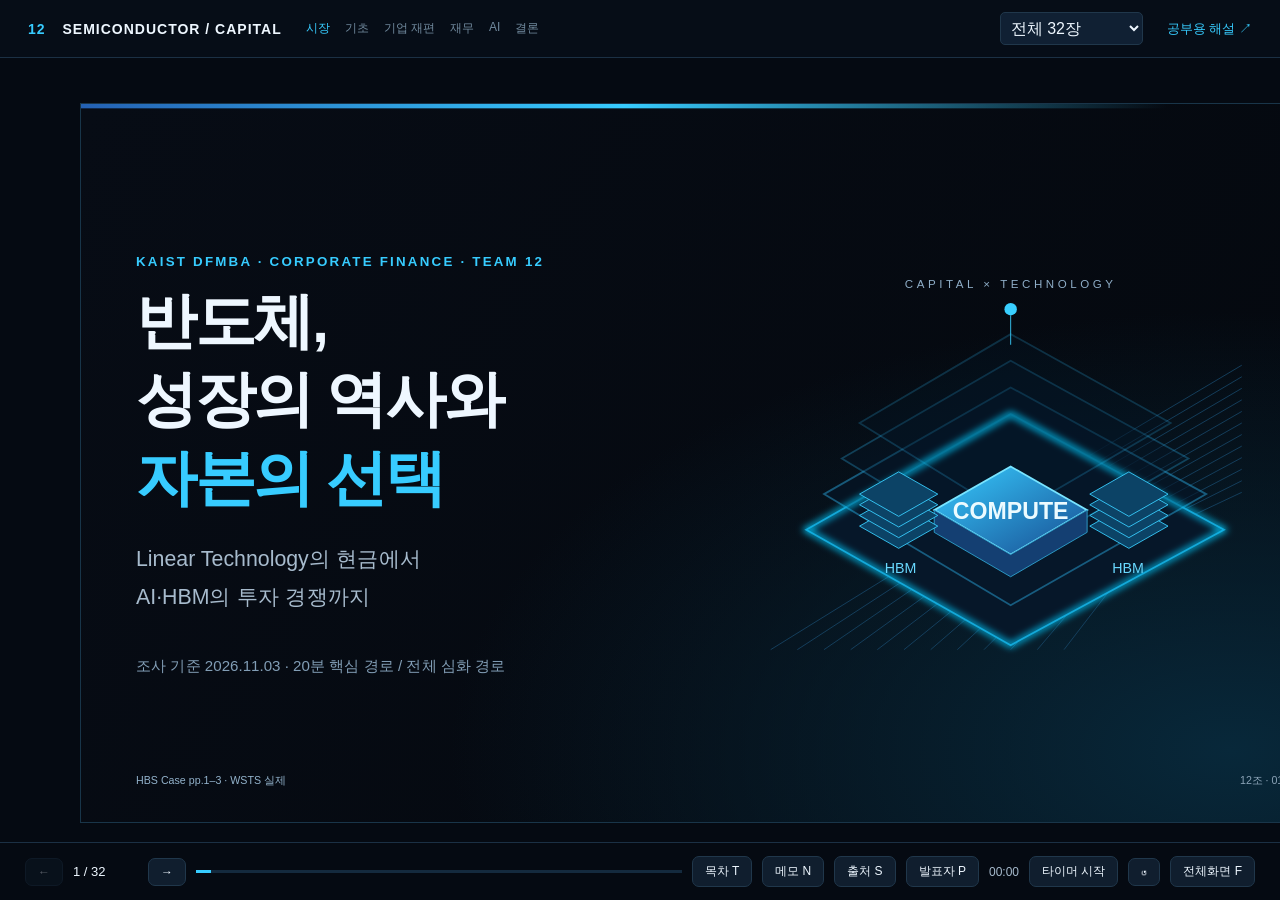
<file: archive/v1/index.html>
<!DOCTYPE html><html lang="ko"><head><meta charset="utf-8"><meta name="viewport" content="width=device-width,initial-scale=1"><meta name="color-scheme" content="dark light"><meta name="description" content="KAIST DFMBA 12조 · 반도체 산업의 역사, 기업 재편과 자본배분, AI·HBM의 재무 이슈"><title>반도체, 성장의 역사와 자본의 선택 | 발표</title><style>:root{--bg:#050a12;--panel:#0b1625;--panel2:#0c2033;--line:#20374b;--ink:#eef7ff;--muted:#a7bbcd;--cyan:#37ccff;--blue:#457aff;--green:#39e2b0;--amber:#ffca70;--red:#ff8298;--font:'Malgun Gothic','맑은 고딕','Apple SD Gothic Neo',sans-serif}
*{box-sizing:border-box}html,body{margin:0;background:var(--bg);color:var(--ink);font-family:var(--font);word-break:keep-all}button,input,select{font:inherit}button,a,input{touch-action:manipulation}button{cursor:pointer}a{color:var(--cyan);text-decoration:none}a:hover{text-decoration:underline}button:focus-visible,a:focus-visible,input:focus-visible,select:focus-visible{outline:3px solid var(--amber);outline-offset:4px}button{color:var(--ink);background:#101e2e;border:1px solid var(--line);padding:9px 15px;border-radius:7px}button:hover{background:#1a344b}button[aria-pressed=true],button.active{border-color:var(--cyan);color:var(--cyan)}button:disabled{opacity:.35;cursor:default}.muted{color:var(--muted)}.cyan{color:var(--cyan)}.green{color:var(--green)}.amber{color:var(--amber)}.small{font-size:18px;line-height:1.6}.eyebrow{font-size:15px;letter-spacing:2.5px;color:var(--cyan);font-weight:700}.topbar{height:58px;display:flex;align-items:center;gap:24px;padding:0 28px;border-bottom:1px solid #1b3044;background:#060d17;position:relative;z-index:10}.brand{font-size:14px;letter-spacing:1px;font-weight:700}.brand b{color:var(--cyan);margin-right:12px}.chapters{display:flex;gap:15px;flex:1}.chapters span{font-size:12px;color:#718a9e}.chapters span.active{color:var(--cyan)}.topbar select{color:var(--ink);background:#102033;border:1px solid var(--line);border-radius:5px;padding:6px}.topbar a{font-size:13px}.deckviewport{height:calc(100dvh - 116px);display:grid;place-items:center;overflow:hidden}.stage{width:1440px;height:810px;transform-origin:center center;position:relative;flex-shrink:0}.slide{position:absolute;inset:0;padding:47px 62px 38px;display:flex;flex-direction:column;background:radial-gradient(ellipse at 90% 90%,#08283a 0%,transparent 48%),linear-gradient(125deg,#070c15,#04080e);overflow:hidden;border:1px solid #1b3b50}.slide:before{content:'';position:absolute;top:0;left:0;width:100%;height:5px;background:linear-gradient(90deg,#2461b3, var(--cyan),transparent 85%)}.slide:after{content:'';position:absolute;right:34px;top:30px;width:35px;height:35px;border-top:1px solid #217591;border-right:1px solid #217591;pointer-events:none}.slidehead{position:relative;z-index:1}.slidehead .eyebrow{display:flex;align-items:center;gap:18px}.optional{font-size:12px;letter-spacing:0;border:1px solid #4a5261;padding:4px 9px;color:var(--muted);border-radius:20px}.slide h1{font-size:46px;line-height:1.32;letter-spacing:-1.7px;margin:20px 0 13px;font-weight:800}.slide .subtitle{font-size:22px;line-height:1.65;color:var(--muted);margin:0;max-width:1200px}.slidebody{flex:1;min-height:0;padding-top:29px;position:relative;z-index:1}.takeaway{margin-top:18px;border-top:1px solid var(--line);padding-top:15px;display:flex;gap:22px;align-items:center;font-size:20px;line-height:1.5}.takeaway:before{content:'→';color:var(--cyan);font-size:26px}.foot{display:flex;align-items:center;justify-content:space-between;margin-top:17px;font-size:12px;color:#8ba3b7}.foot button{border:0;padding:0;background:none;font-size:12px;color:#93b3cc}.controlbar{height:58px;display:flex;align-items:center;gap:10px;padding:0 25px;border-top:1px solid #1b3044;position:relative;z-index:10}.controlbar button{font-size:12px;padding:6px 12px}.controlbar .position{font-size:13px;min-width:65px;font-variant-numeric:tabular-nums}.progress{height:3px;background:#142a3e;flex:1;min-width:50px}.progress i{display:block;height:100%;background:var(--cyan);transition:width .3s}.time{font-size:12px;font-variant-numeric:tabular-nums;color:var(--muted)}.grid{display:grid;gap:22px;height:100%}.grid.two{grid-template-columns:1fr 1fr}.grid.three{grid-template-columns:repeat(3,1fr)}.grid.four{grid-template-columns:repeat(4,1fr)}.panel{background:linear-gradient(145deg,#102338d9,#0a131fcf);border:1px solid #234059;padding:27px 28px;border-radius:12px;position:relative}.panel h3{font-size:25px;margin:0 0 15px;color:var(--cyan);line-height:1.4}.panel p{font-size:22px;line-height:1.7;margin:0;color:#d7e3ed}.panel .label{display:block;font-size:14px;letter-spacing:1px;color:#829eb6;margin-bottom:13px}.panel .stat{font-size:57px;line-height:1.25;font-weight:800;color:var(--ink);font-variant-numeric:tabular-nums;margin:10px 0}.panel .stat small{font-size:22px;color:var(--cyan)}.panel .detail{font-size:17px;color:var(--muted);margin-top:16px;line-height:1.65}.panel.accent{border-color:#2593bc;background:linear-gradient(145deg,#0c3c56,#0a1728)}.pill{font-size:14px;padding:5px 10px;display:inline-block;border-radius:4px;background:#163a50;color:var(--cyan);margin:0 8px 8px 0}.bigstatement{font-size:48px;line-height:1.6;font-weight:800;letter-spacing:-1.4px}.bigstatement em{color:var(--cyan);font-style:normal}.cover{display:grid;grid-template-columns:1.12fr 1fr;align-items:center;height:100%;gap:20px}.cover .title{font-size:69px;line-height:1.28;letter-spacing:-3px;font-weight:800;margin:16px 0 24px}.cover .title span{color:var(--cyan)}.cover .desc{font-size:24px;color:var(--muted);line-height:1.8}.cover .meta{margin-top:45px;color:#829eb6;font-size:17px}.chip-art{width:560px;height:440px}.timeline{display:grid;grid-template-columns:repeat(var(--n,4),1fr);gap:16px;position:relative;padding-top:25px}.timeline:before{content:'';position:absolute;top:67px;left:20px;right:20px;height:2px;background:linear-gradient(90deg,#2e678d,var(--cyan))}.event{position:relative;padding:0 18px}.event .year{font-size:37px;font-weight:800;color:var(--cyan);margin-bottom:30px}.event .year:after{content:'';display:block;width:12px;height:12px;background:var(--cyan);border:5px solid #0b1523;box-sizing:content-box;border-radius:50%;position:absolute;top:33px;left:17px}.event h3{font-size:26px;line-height:1.4;margin:20px 0 16px}.event p{font-size:20px;line-height:1.75;color:var(--muted)}.flow{display:flex;gap:15px;align-items:center;height:100%}.flow .node{flex:1;border:1px solid #285572;border-radius:12px;background:#0d2235;padding:25px 20px;min-height:215px}.flow h3{font-size:24px;color:var(--cyan);margin:0 0 15px}.flow p{font-size:20px;line-height:1.75;margin:0;color:#cfdeea}.arrow{font-size:30px;color:var(--cyan)}.metric-bars{display:flex;gap:27px;height:295px;align-items:flex-end;padding:0 18px;border-bottom:1px solid #426076}.metric-col{flex:1;display:flex;flex-direction:column;align-items:center;justify-content:flex-end;height:100%;gap:10px}.metric-col strong{font-size:29px;font-variant-numeric:tabular-nums}.metric-col .bar{width:82%;background:linear-gradient(180deg,#45ceff,#1c66b0);border-radius:7px 7px 0 0;min-height:1px}.metric-labels{display:flex;gap:27px;padding:15px 18px;font-size:20px;color:var(--muted);text-align:center}.metric-labels span{flex:1}.chart-note{font-size:15px;color:#91aabe;line-height:1.6;margin-top:15px}.split{display:grid;grid-template-columns:1.7fr 1fr;gap:40px;height:100%}.chart-side{border-left:1px solid var(--line);padding-left:32px;display:flex;flex-direction:column;justify-content:center}.chart-side strong{font-size:59px;color:var(--cyan)}.chart-side h3{font-size:25px}.chart-side p{font-size:21px;line-height:1.7;color:var(--muted)}.rows{display:grid;gap:14px}.row{display:grid;grid-template-columns:180px 1fr 1fr;gap:24px;padding:19px 24px;border-bottom:1px solid #254158;align-items:center}.row h3{margin:0;font-size:23px;color:var(--cyan)}.row p{margin:0;font-size:20px;line-height:1.55}.row.header{padding-top:0;color:#8ba5ba;font-size:15px}.stackbar{display:flex;height:71px;border-radius:9px;overflow:hidden;margin:25px 0 15px}.stackbar span{display:flex;align-items:center;justify-content:center;font-size:20px;font-weight:bold}.legend{display:flex;gap:25px;font-size:18px;color:var(--muted);flex-wrap:wrap}.legend i{display:inline-block;width:10px;height:10px;border-radius:3px;margin-right:8px}.rank-layout{display:grid;grid-template-columns:1.7fr 1fr;gap:45px;height:100%}.rank-controls{display:flex;gap:8px;margin-bottom:13px}.rank-controls button{font-size:15px;padding:7px 12px}.rank-chart{height:332px;position:relative}.rank-row{position:absolute;height:29px;left:0;right:0;display:flex;align-items:center;gap:8px;transition:top .65s,opacity .5s}.rank-row .name{width:126px;font-size:17px;flex-shrink:0;color:#d4e5f4}.rank-row .bar{height:25px;border-radius:3px;transition:width .65s;min-width:2px;background:var(--cyan)}.rank-row .value{font-size:16px;color:#c4d8e9;font-variant-numeric:tabular-nums}.rank-year{font-size:90px;line-height:1.2;font-weight:800;color:var(--cyan);margin:0}.rank-info{padding-top:50px}.rank-info h3{font-size:27px;line-height:1.6}.rank-info p{font-size:20px;line-height:1.6;color:var(--muted)}.diagram-label{font-size:20px;fill:#e8f4ff;font-family:var(--font)}.map-grid{display:grid;grid-template-columns:repeat(5,1fr);gap:14px}.map-cell{padding:19px 14px;background:#0b1d2f;border:1px solid #20445d;border-radius:10px;text-align:center;min-height:150px}.map-cell h3{font-size:22px;color:var(--cyan);margin:0 0 16px}.map-cell p{font-size:18px;line-height:1.6;margin:0}.map-label{text-align:center;margin:19px;color:var(--muted);font-size:19px}.factbadge{display:inline-block;color:var(--green);font-size:13px;border:1px solid #2c655c;padding:5px 10px;margin-bottom:14px;border-radius:4px}.factbadge.warn{color:var(--amber);border-color:#7a6038}.formula{padding:25px;background:#0c2234;border:1px solid #305977;font-size:30px;text-align:center;border-radius:12px;line-height:1.65}.formula small{display:block;font-size:17px;color:var(--muted)}.sliders{display:grid;gap:25px;margin-top:25px}.sliders label{display:flex;justify-content:space-between;font-size:22px}.sliders input{width:100%;accent-color:var(--cyan);margin-top:12px}.valuation{font-size:87px;font-weight:bold;color:var(--cyan);font-variant-numeric:tabular-nums}.delta{font-size:28px;color:var(--amber)}.watch{display:grid;grid-template-columns:1fr 1fr;gap:19px}.watch .item{padding:20px 25px;background:#0b1b2b;border-left:3px solid var(--cyan)}.watch h3{font-size:23px;margin:0 0 10px}.watch p{font-size:19px;line-height:1.6;color:var(--muted);margin:0}.overlay{position:fixed;inset:58px 0 58px;background:#03080ef2;z-index:20;overflow:auto;padding:45px max(40px,8vw)}.overlay[hidden]{display:none}.overlay .close{position:fixed;right:35px;top:78px}.overlay h2{font-size:31px}.overlay p,.overlay li{font-size:19px;line-height:1.9;max-width:980px}.overlay .transition{color:var(--cyan);border-left:3px solid var(--cyan);padding:15px 24px}.toc-grid{display:grid;grid-template-columns:repeat(3,1fr);gap:13px}.toc-grid button{text-align:left;line-height:1.6;padding:17px}.toc-grid button span{font-size:12px;color:var(--muted);display:block}.blackout{position:fixed;inset:0;background:#000;z-index:200}.source-item{padding:14px 0;border-bottom:1px solid var(--line);max-width:1000px}.source-item a{font-size:18px;line-height:1.6}.source-item p{font-size:15px;color:var(--muted);margin:8px 0}.study-body{background:#07101b}.studybar{height:66px;border-bottom:1px solid var(--line);position:sticky;top:0;background:#07101bf2;z-index:10;display:flex;align-items:center;gap:25px;padding:0 30px}.studybar h1{font-size:17px;margin:0;flex:1}.studybar input{background:#122438;border:1px solid #2c4a64;color:var(--ink);border-radius:7px;padding:10px;width:240px}.studybar a,.studybar button{font-size:13px}.study-layout{display:grid;grid-template-columns:260px minmax(0,1fr);max-width:1500px;margin:auto}.study-toc{position:sticky;top:66px;height:calc(100vh - 66px);overflow:auto;border-right:1px solid #173047;padding:25px 16px}.study-toc a{display:block;color:#acbfd0;font-size:13px;padding:10px;border-radius:6px;line-height:1.55}.study-toc a:hover,.study-toc a.active{background:#102d44;color:var(--cyan)}.study-main{padding:50px 70px 90px;max-width:1140px}.study-intro{border-bottom:1px solid var(--line);padding-bottom:35px;margin-bottom:45px}.study-intro h1{font-size:47px;line-height:1.4;margin:12px 0 20px;letter-spacing:-2px}.study-intro p{font-size:18px;line-height:1.9;color:#c0d1e0}.study-section{scroll-margin-top:90px;margin:0 0 65px;padding-bottom:40px;border-bottom:1px solid #294358}.study-section h2{font-size:30px;line-height:1.5;margin:12px 0 20px;letter-spacing:-.7px}.study-section h3{font-size:20px;color:var(--cyan);margin-top:28px}.study-section p,.study-section li{font-size:17px;line-height:1.95;color:#d2dfeb}.study-section .key{padding:20px 25px;border-left:3px solid var(--cyan);background:#102235;color:#e5f5ff;font-size:19px;line-height:1.8}.study-section .script{padding:22px 26px;border:1px solid #25445c;border-radius:10px;background:#0a1a2b}.study-section details{background:#0c1c2d;padding:16px 22px;border-radius:8px;margin:15px 0}.study-section summary{color:var(--green);cursor:pointer;line-height:1.7;font-weight:bold}.study-section .source-links{font-size:13px;line-height:1.8;color:#92abc0;margin-top:20px}.study-section .source-links a{margin-right:14px}.study-section .transition{font-size:16px;color:var(--cyan)}.study-section table{border-collapse:collapse;width:100%;font-size:15px}.study-section th,.study-section td{padding:13px;border:1px solid #274459;text-align:left;line-height:1.7}.study-section th{background:#102a40;color:var(--cyan)}.study-section tr:nth-child(even){background:#0a1928}.glossary{display:grid;grid-template-columns:1fr 1fr;gap:12px}.glossary div{padding:18px;background:#0c1c2d;border-radius:6px}.glossary b{color:var(--cyan)}.glossary p{margin:8px 0;font-size:15px}.empty{padding:30px;color:var(--amber)}.study-body.light{--bg:#edf3f8;--ink:#16283a;--muted:#465e71;--cyan:#00658d;background:#f7fafc;color:#142c40}.light .studybar{background:#f7fafcf5}.light .study-toc a{color:#3d586b}.light .study-section p,.light .study-section li{color:#29475b}.light .study-section .key,.light .study-section .script,.light .study-section details,.light .glossary div,.light .study-section th,.light .study-section tr:nth-child(even){background:#e8f1f7;color:#15364d}.light .study-intro p{color:#33546a}.light button{background:#e3eef5;color:#16394c}.light .study-toc a.active,.light .study-toc a:hover{background:#deedf6}.light .studybar input{background:white;color:#16283a}.presenter{padding:35px}.presenter h1{font-size:35px;line-height:1.5}.presenter p{font-size:22px;line-height:1.9}.presenter .next{border-top:1px solid var(--line);margin-top:30px;padding-top:20px;color:var(--cyan)}
@media(prefers-reduced-motion:reduce){*{transition:none!important;animation:none!important}}
[data-id="market"] .metric-bars{height:250px}[data-id="market"] .metric-col .bar{max-height:210px}[data-id="market"] .metric-col strong{font-size:25px}[data-id="market"] .chart-side strong{font-size:49px}[data-id="market"] .chart-side p{font-size:19px}[data-id="market"] .chart-side h3{margin:12px 0}[data-id="market"] .chart-note{margin-top:10px}
.rank-chart{height:310px}.rank-controls{gap:7px}.rank-controls button{padding:6px 10px}.rank-layout .chart-note{font-size:14px;margin-top:10px}.source-item{overflow-wrap:anywhere}.study-main{min-width:0}.study-section table{max-width:100%}.study-section td{overflow-wrap:anywhere}[data-id="consolidation"] .row{padding:14px 24px}[data-id="valuation"] .panel{padding:22px 26px}[data-id="valuation"] .panel h3{font-size:24px;margin-bottom:12px}[data-id="valuation"] .formula{font-size:25px;padding:16px}[data-id="valuation"] .sliders{gap:18px;margin-top:20px}[data-id="valuation"] .valuation{font-size:68px;line-height:1.15}[data-id="valuation"] .delta{font-size:25px}[data-id="valuation"] .panel .label{margin-bottom:7px}[data-id="valuation"] .panel .detail{font-size:14px;margin-top:12px;line-height:1.5}.market-controls{display:flex;gap:8px;margin-bottom:12px}.market-controls button{font-size:14px;padding:6px 11px}.sector-row{display:flex;align-items:center;gap:16px;height:44px;font-size:15px}.sector-row>b{min-width:65px}.sector-stack{display:flex;flex:1;height:31px}.sector-stack span{display:flex;justify-content:center;align-items:center;color:#fff;font-size:13px}.sector-stack span:first-child{color:#052334;font-weight:bold}.study-mini{margin:20px 0 28px;padding:20px;background:#0e2335;border-radius:9px}.study-mini>div{display:flex;gap:12px;align-items:center;margin:10px 0;font-size:14px}.study-mini label{width:60px;color:var(--muted)}.study-mini i{height:19px;background:linear-gradient(90deg,#1680b4,#37ccff);display:block;border-radius:3px}.study-mini b{color:var(--ink);font-variant-numeric:tabular-nums}.light .study-mini{background:#e3eff6}.light .source-item p{color:#456478}
@media(max-width:850px){.studybar{height:91px;flex-wrap:wrap;align-content:center;gap:6px 10px}.studybar h1{flex-basis:100%;font-size:13px;height:19px}.studybar input{flex:1;min-width:80px;width:auto;padding:8px}.studybar button{padding:8px 12px}.studybar a{font-size:12px}.study-section{scroll-margin-top:111px}.study-main{width:100%;overflow:hidden}.study-section table{white-space:normal}.study-section .source-item{word-break:break-word}}
@media(max-width:850px){.topbar{padding:0 12px;gap:10px}.brand{font-size:12px}.chapters{display:none}.topbar select{font-size:12px;max-width:140px}.topbar a{margin-left:auto;font-size:11px}.controlbar{padding:0 10px;gap:6px}.controlbar button{padding:7px;font-size:11px}.hide-small{display:none}.toc-grid{grid-template-columns:1fr 1fr}.study-layout{display:block}.study-toc{display:none}.study-main{padding:30px 22px}.studybar{padding:0 15px;gap:10px}.studybar h1{font-size:13px}.studybar input{width:140px}.study-intro h1{font-size:34px}.study-section h2{font-size:26px}.study-section table{display:block;overflow:auto}.glossary{grid-template-columns:1fr}.overlay{padding:25px}.overlay p,.overlay li{font-size:16px}}
@media print{body{background:white!important;color:#111!important}.topbar,.controlbar,.studybar,.study-toc,.overlay,.source-links button{display:none!important}.deckviewport{height:auto;display:block;overflow:visible}.stage{width:auto;height:auto;transform:none!important}.slide{position:relative;min-height:195mm;width:100%;height:auto;break-after:page;page-break-after:always;background:white;color:#111;padding:12mm}.slidebody{min-height:110mm}.slide h1{font-size:28px}.slide p,.panel p,.row p{font-size:16px!important;color:#24384b!important}.panel,.flow .node,.map-cell,.watch .item{background:#eff5f9;color:#111}.slide .subtitle{font-size:18px;color:#333}.slide .stat,.metric-col strong,.slide .bigstatement{color:#173d57}.takeaway{font-size:16px}.slide .foot{color:#444}.study-layout{display:block}.study-main{max-width:none;padding:0}.study-section{break-inside:auto}.study-section p,.study-section li{color:#111}.study-section .key,.study-section .script,.study-section details{background:#f1f5f7;color:#111}.study-intro p{color:#222}.study-section summary{color:#0c5244}.study-section h2,.study-intro h1{color:#111}.study-section h3{color:#075a78}.study-section{scroll-margin-top:0}a{color:#075a78}.eyebrow{color:#075a78}@page{size:A4 landscape;margin:10mm}}
</style></head><body class=""><header class="topbar"><div class="brand"><b>12</b> SEMICONDUCTOR / CAPITAL</div><nav class="chapters" aria-label="발표 흐름"><span data-chapter="01">시장</span><span data-chapter="02">기초</span><span data-chapter="03">기업 재편</span><span data-chapter="04">재무</span><span data-chapter="05">AI</span><span data-chapter="06">결론</span></nav><label class="sr-only" for="route" style="position:absolute;left:-9999px">발표 경로</label><select id="route"><option value="all">전체 32장</option><option value="core">20분 핵심 22장</option></select><a href="study.html" target="_blank">공부용 해설 ↗</a></header><main class="deckviewport"><div class="stage" id="stage"></div></main><footer class="controlbar"><button id="prev" aria-label="이전 장표">←</button><span class="position" id="position"></span><button id="next" aria-label="다음 장표">→</button><div class="progress" aria-hidden="true"><i id="progress"></i></div><button id="toc" title="T">목차 T</button><button id="notes" title="N">메모 N</button><button id="sources" title="S">출처 S</button><button id="presenter" class="hide-small" title="P">발표자 P</button><span class="time hide-small" id="clock">00:00</span><button id="timer" class="hide-small">타이머 시작</button><button id="resettime" class="hide-small" aria-label="타이머 초기화">↺</button><button id="full" title="F">전체화면 F</button></footer><aside class="overlay" id="overlay" hidden role="dialog" aria-modal="true" aria-label="발표 보조 패널"></aside><script>const CONTENT={"title": "반도체, 성장의 역사와 자본의 선택", "slides": [{"id": "intro", "title": "반도체, 성장의 역사와 자본의 선택", "subtitle": "", "chapter": "01 · 시장의 위상", "type": "cover", "core": true, "takeaway": "", "sources": ["CASE", "WSTS"], "study": {"id": "intro", "title": "발표의 질문: 기술이 바뀔 때 돈은 어디로 이동하는가", "paragraphs": ["이번 발표의 목적은 반도체를 구성하는 모든 공정과 제품을 암기시키는 것이 아니라, 기술과 시장의 변화가 기업의 이익과 자본배분을 어떻게 바꾸었는지를 설명하는 데 있다. 다른 조가 Linear Technology의 배당정책 질문에 답한다면, 우리 조는 그 회사가 속한 산업을 시간과 공간으로 넓혀 본다. 이를 위해 ‘무엇을 만드는가’, ‘어디에서 경쟁우위가 생기는가’, ‘그 경쟁우위를 유지하는 데 얼마의 돈이 필요한가’라는 세 질문을 반복한다. 이 세 질문은 아날로그 기업부터 AI 가속기와 HBM 기업까지 공통으로 적용된다.", "주식시장에서 IT와 반도체의 존재감이 커졌다는 사실로 시작하자는 구상은 좋은 출발점이다. 전문지식이 없어도 시장의 중심이 이동했다는 그림은 이해할 수 있기 때문이다. 다만 세계 산업별 시가총액을 백 년 가까이 연결하면 국가별 시장 개방, 비상장기업, 지수 편입, 산업분류 변경 때문에 비교가 흐려진다. 따라서 미국 대형주의 장기 업종비중을 먼저 보여주고, 현재 글로벌 지수의 IT 비중으로 범위를 보완한다. 이때 주식시장의 비중을 GDP나 실제 산업 매출의 비중으로 설명하지 않는 것이 중요하다.", "이후에는 반도체의 기본 역할을 짧게 설명하고, 설계·제조·장비·소재·패키징으로 나뉜 가치사슬을 연결한다. 그다음 일본 메모리 기업, 미국 CPU 기업, 한국 메모리 기업, 대만 파운드리, 팹리스와 AI의 부상을 따라간다. 기업 순위가 바뀌는 모습은 기술의 승패만 보여주는 것이 아니다. 설비투자 규모, 경기하강기에 버틸 재무구조, 연구개발의 지속성, 인수합병과 사업철수도 순위를 바꾼다. 중요한 사건마다 이 재무적 원인을 함께 묶어야 기업재무 수업에 맞는 발표가 된다.", "후반부에서는 사업모델별 재무제표를 비교한 뒤 HBM과 AI 투자 확대를 현재의 사례로 다룬다. 수요가 강하다는 사실과 현재 주가가 합리적인지는 별도의 질문이다. 매출이 늘어도 증설·재고·고객지원에 필요한 현금이 더 빨리 증가할 수 있고, 장기 기대이익이 커도 할인율이 올라 가치가 줄 수 있다. 결론은 특정 기업의 주가 방향을 예언하는 대신 어떤 관측값을 추적하면 산업의 수익성과 투자 지속성을 판단할 수 있는지를 제시한다. 기술의 역사에서 출발해 자본배분의 원리로 돌아오는 구조다."], "question": "반도체 역사를 설명하는 발표가 왜 기업재무 수업에 적합한가?", "answer": "같은 산업 안에서도 연구개발, 공장, 운전자본, 인수합병에 필요한 자본과 위험이 다르기 때문이다. 기술 변화가 현금흐름과 자본비용을 바꾸고, 자본배분이 다음 기술 경쟁에서 버틸 능력을 결정한다.", "script": "우리 조는 배당정책의 정답을 반복하기보다, 그 회사가 속한 산업이 어떻게 바뀌었는지를 보겠습니다. 핵심은 칩의 기술만이 아닙니다. 누가 투자를 감당했고, 누가 현금을 벌었으며, 다음 변화에 어떤 자본배분이 필요했는지를 함께 보겠습니다.", "transition": "먼저 주식시장에서 IT의 무게가 언제부터 커졌는지 보겠습니다.", "sources": ["https://www.spglobal.com/spdji/en/documents/education/talking-points-an-overview-of-sp-500-sector-indices-and-25-years-of-gics.pdf", "https://www.wsts.org/67/Historical-Billings-Report"], "sourceIds": []}, "coreTransition": "먼저 주식시장에서 IT의 무게가 언제부터 커졌는지 보겠습니다."}, {"id": "market", "title": "IT는 언제 주식시장의 중심이 되었나", "subtitle": "미국 대형주 시장에서 IT의 존재감은 크게 확대됐다", "chapter": "01 · 시장의 위상", "type": "market", "core": true, "takeaway": "시장가치의 확대를 이해하려면, 산업이 현금을 만드는 구조를 봐야 한다", "sources": ["MKT_HIST", "SPY", "ACWI", "GICS"], "study": {"id": "market", "title": "시장비중 읽기: 미국의 역사와 글로벌의 현재를 구분하기", "paragraphs": ["장기 오프닝 차트는 미국 대형주 S&P 500에서 IT 섹터가 차지한 비중을 보여준다. Bespoke의 연말 집계에서 IT는 1990년 6.30%, 1999년 29.18%, 2010년 18.65%, 2020년 27.61%였다. 2026년 9월 말에는 S&P 500을 추종하는 SPY의 IT 보유비중이 39.71%다. 최신 값은 ETF를 통한 대용치이고, 과거 값은 지수 가중치이며, 2026년 값은 연말 수치가 아니다. 이 차트는 꾸준한 직선 상승보다 닷컴기의 급등과 하락, 이후 재확대를 보여주는 용도로 읽어야 한다.", "다른 산업을 함께 보면 주도권이 고정되지 않았다는 점이 분명해진다. 1990년 말에는 필수소비재 13.96%, 산업재 13.60%, 에너지 13.38%가 각각 IT보다 컸다. 2006년 말에는 금융의 비중이 22.27%로 IT의 15.14%를 앞섰다. 이런 변화는 주식가격뿐 아니라 기업의 성장과 쇠퇴, 상장·편입·퇴출, 산업분류 변화가 함께 만든 결과다. 어느 시점의 높은 비중만으로 해당 산업이 버블이라고 판정할 수는 없다. 실제 이익과 성장 기대, 금리와 위험의 가격을 별도로 검토해야 한다.", "S&P 500은 미국 대형주의 지수이므로 세계 전체의 산업 지도로 부르면 안 된다. 글로벌 교차확인에는 선진국과 신흥국의 대형·중형주를 담는 MSCI ACWI를 사용한다. 2026년 9월 말 ACWI의 IT 비중은 33.21%였고 미국 비중은 64.21%였다. NVIDIA, TSMC, Broadcom, Micron 네 종목의 비중을 더하면 9.70%지만 이는 반도체 전체의 비중이 아니다. 또한 해당 기업의 주식가치를 측정하므로 Broadcom의 소프트웨어 사업처럼 반도체 이외 사업이 만드는 가치도 포함된다.", "분류체계의 변화는 중요한 해석 조건이다. GICS는 1999년에 만들어졌고 과거 자료에는 소급분류가 쓰인다. 2016년에는 부동산이 금융에서 분리됐고, 2018년에는 Alphabet과 Facebook 등 일부 IT 기업이 커뮤니케이션서비스로 이동했다. 2023년에는 Visa와 Mastercard 등 결제기업이 IT에서 금융으로 옮겨갔다. 따라서 분류가 달라진 시점의 비중 하락을 그대로 경쟁력 하락으로 설명할 수 없다. 발표에서는 ‘당시 분류 기준, 분류개편 포함’이라는 짧은 주석을 제시하고, 질문을 받으면 이 사례로 설명하면 된다."], "question": "IT 비중이 40%라는 것은 경제활동의 40%가 IT라는 뜻인가?", "answer": "아니다. 미국 대형 상장주식의 가치에서 IT에 분류된 기업들이 차지하는 비중이다. GDP, 고용, 매출, 글로벌 시가총액과 분모가 다르며, 시장이 미래이익을 평가한 결과도 반영한다.", "script": "1990년 IT는 미국 대형주 시장의 6%대였습니다. 닷컴기를 거쳐 현재는 약40%입니다. 다만 이것은 미국 주식시장의 지도입니다. 세계 대형·중형주 지수에서도 IT는 약33%로 크지만, 두 지수의 숫자를 같은 범위라고 읽지는 않겠습니다.", "transition": "IT 안에서는 어떤 업종의 비중이 커졌을까요?", "sources": ["https://media.bespokepremium.com/uploads/2023/07/070323-Sector-Weights-5037189urijef.pdf", "https://www.ssga.com/library-content/products/factsheets/etfs/us/factsheet-us-en-spy.pdf", "https://www.msci.com/documents/10199/255599/msci-acwi.pdf", "https://www.spglobal.com/spdji/en/documents/education/talking-points-an-overview-of-sp-500-sector-indices-and-25-years-of-gics.pdf"], "sourceIds": ["GICS2023"]}, "coreTransition": "주식시장의 기대와 실제 산업 매출은 다릅니다. 이제 성장과 불황의 사이클을 보겠습니다."}, {"id": "itmix", "title": "IT 안에서도 반도체의 무게가 커졌다", "subtitle": "미국 대형 IT ETF인 XLK의 업종 구성 변화", "chapter": "01 · 시장의 위상", "type": "mix", "core": false, "takeaway": "AI는 기술기업 전체를 가로지르는 수요 테마다", "sources": ["XLK20", "XLK26", "GICS"], "study": {"id": "itmix", "title": "IT의 내부 변화: 소프트웨어와 하드웨어를 떠받치는 반도체", "paragraphs": ["미국 IT주 ETF인 XLK의 구성은 IT 내부의 무게중심 변화를 이해하는 사례가 된다. 2020년 9월 말 투자명세에서 반도체와 반도체 장비의 비중은 18.0%였지만, 2026년 9월 말 공식 팩트시트에서는 45.95%다. 같은 두 시점에 소프트웨어는 32.7%에서23.81%, 하드웨어·스토리지는24.6%에서19.35%로 바뀌었다. 이 수치는 ETF가 담은 주식가치의 구성이다. 반도체가 IT 매출의46%를 생산한다거나, 세계 모든 반도체 기업의 시총을 측정했다는 뜻은 아니다.", "여기에는 비교상의 조건이 있다. XLK는 개별 대형 종목의 비중에 제한을 두는 지수를 추종하므로 순수한 시가총액비중과 차이가 생길 수 있다. 또한 2023년 결제기업 등이 IT에서 빠져나가 IT서비스의 분모가 크게 달라졌다. 2020년 IT서비스19.9%와2026년2.31%를 비교해서 서비스산업이 거의 사라졌다고 해석하면 틀린다. 같은 이유로 반도체 비중 증가분 전체를 AI가 만든 주가상승 효과라고 계산할 수 없다. 분류변경과 지수규칙을 포함한 투자 포트폴리오의 변화라는 것이 정확한 표현이다.", "일상에서 말하는 빅테크와 주가지수의 IT 섹터는 다르다. Microsoft와 Apple, NVIDIA는 IT에 속하지만, Alphabet과 Meta는 커뮤니케이션서비스, Amazon은 경기소비재에 속한다. 이 분류는 기업의 주된 사업을 기준으로 하기 때문에 클라우드나 AI 사업 하나만으로 정해지지 않는다. AI 투자에 참여하는 기업들을 비교할 때는 업종 이름보다 누가 최종고객으로부터 돈을 받고, 누가 데이터센터를 소유하고, 누가 칩을 설계하고 제조하는지를 나누는 것이 유용하다. 같은 AI 관련주라도 현금흐름의 발생 위치가 다르다.", "반도체는 계산, 저장, 연결, 감지, 전력변환을 실제 물리세계에서 수행하는 부품이다. 소프트웨어가 명령을 내리더라도 그 명령을 실행하고 데이터를 옮기려면 하드웨어가 필요하다. 다만 모든 반도체가 가장 미세한 공정이나 가장 높은 대역폭을 필요로 하지는 않는다. 아날로그와 전력반도체는 정확도·신뢰성·수명 등이 중요하고, 메모리는 용량·속도·원가가, AI 가속기는 연산과 데이터이동 효율이 중요하다. 이러한 기능의 차이가 제품수명, 고객관계, 설비투자 부담을 바꾼다는 점이 다음 가치사슬 설명의 출발점이다."], "question": "XLK 반도체 비중이18%에서46%로 늘었다면 반도체 산업 매출도 같은 비율로 늘었나?", "answer": "아니다. ETF 비중은 주가와 편입·분류·가중치규칙의 영향을 받는 자산가치 비율이다. 산업매출 성장률은 별도의 WSTS 판매자료로 계산해야 한다.", "script": "IT 안에서도 구성은 크게 달라졌습니다. 미국 IT주 ETF를 보면 반도체와 장비의 비중이2020년18%에서 현재 약46%로 커졌습니다. 이제 소프트웨어의 성장 기대를 이해하려면 그 아래에서 연산과 메모리를 공급하는 산업까지 볼 필요가 있습니다.", "transition": "시장의 기대와 별개로 실제 반도체 산업의 매출은 어떻게 성장하고 흔들렸을까요?", "sources": ["https://www.sec.gov/Archives/edgar/data/1064641/000119312520311479/d13580dncsr.htm", "https://www.ssga.com/library-content/products/factsheets/etfs/us/factsheet-us-en-xlk.pdf", "https://lipperalpha.refinitiv.com/2023/03/2023-gics-classification-change/", "https://www.semiconductors.org/semiconductors-101/what-are-semiconductors/"], "sourceIds": ["GICS2023"]}, "coreTransition": "시장의 기대와 별개로 실제 반도체 산업의 매출은 어떻게 성장하고 흔들렸을까요?"}, {"id": "cycle", "title": "장기 성장산업에도 깊은 불황은 온다", "subtitle": "매출이 커지는 산업과 매년 이익이 늘어나는 기업은 서로 다른 이야기다", "chapter": "01 · 시장의 위상", "type": "cycle", "core": true, "takeaway": "성장률만 보면 증설의 위험을 놓친다. 반도체는 기술과 사이클을 함께 봐야 한다", "sources": ["WSTS"], "study": {"id": "cycle", "title": "장기성장과 경기순환은 함께 존재한다", "paragraphs": ["WSTS의 최신 공개 과거자료를 같은 기준으로 읽으면 세계 반도체 매출은2000년204.4십억달러에서2025년795.6십억달러로3.89배 커졌다. 두 시점 사이의 연평균성장률은5.59%이고,2020~2025년만 보면12.56%다. 장기적으로 전자기기에 들어가는 칩의 수와 기능이 늘고 새로운 수요처가 생겼다는 흐름을 보여준다. 다만 금액으로 측정한 매출이므로 판매량뿐 아니라 가격과 제품구성의 변화도 포함한다. 특히 고부가 제품의 비중이 커지거나 메모리 가격이 급등하면 수량보다 매출이 더 빠르게 증가할 수 있다.", "성장하는 산업에서도 연간매출은 크게 감소했다.2001년 매출은전년대비32.01% 줄었고,2023년에도8.22% 감소했다. 공장은 건설과 장비반입, 공정안정화까지 시간이 걸리기 때문에 수요가 강할 때 결정한 생산능력이 경기가 식은 뒤에 가동될 수 있다. 반대로 주문이 갑자기 늘 때는 단기간에 공급을 충분히 늘리기 어렵다. 이는 일반적인 산업 메커니즘이며, 모든 하락을 공급과잉 하나로 설명해서는 안 된다. 각 시기의 최종수요, 재고, 가격, 제품전환, 거시환경을 함께 확인해야 한다.", "기업재무 관점에서 경기순환은 이익보다 현금에 먼저 나타나기도 한다. 고객이 주문을 늦추면 재고가 쌓이고 매출채권 회수가 지연될 수 있다. 공장을 이미 지었다면 감가상각과 유지비는 계속 발생하고, 저조한 가동률은 고정비 부담을 키운다. 다음 세대를 위한 연구개발을 중단하면 경기회복 시 경쟁력을 잃을 수 있어 비용을 마음대로 줄이기도 어렵다. 그래서 매출성장률만 보지 않고 재고일수, 영업현금흐름, 설비투자, 순차입금, 고객의 투자여력을 함께 본다. 동일한 산업의 기업이라도 버틸 수 있는 기간은 다르다.", "수정치와 전망을 구분하는 습관도 필요하다.2025년 최초 SIA 보도는791.7십억달러였으나 최신 WSTS 자료는795.6십억달러다.2024년 역시630.5십억달러로 수정됐고, 이를 기준으로2025년 성장률은26.18%다.2026년6월 WSTS는2026년1.511조달러,2027년1.914조달러를 전망했지만 이는 확정실적이 아니다.2026년1~8월 누적실적은 연간실적과 기간이 다르다. 자료에서는 실제와 전망을 별도로 표기하고 발표일을 적어, 전망의 변화 자체도 산업의 불확실성을 보여주는 정보로 읽는다."], "question": "장기수요가 확실히 커지는데도 반도체 기업은 왜 큰 손실을 낼 수 있나?", "answer": "수요와 공급능력이 같은 속도로 조정되지 않으며, 고정비와 연구개발·설비투자는 매출 감소 시에도 남기 때문이다. 제품별 가격과 재고, 증설시점이 현금흐름을 좌우하므로 장기산업성장과 개별기업의 투자성과는 구분해야 한다.", "script": "산업의 장기 방향은 성장입니다. 하지만 그 사이에는2001년처럼 매출이3분의1 가까이 줄어든 해도 있습니다. 이 산업에서 중요한 것은 성장할 때 얼마나 버는지와 함께, 다음 하락 때 필요한 투자를 계속할 수 있는지입니다.", "transition": "이 성장과 변동을 이해하기 위해 반도체가 하는 일부터 나눠보겠습니다.", "sources": ["https://www.wsts.org/67/Historical-Billings-Report", "https://www.wsts.org/esraCMS/extension/media/f/WST/7803/WSTS-Historical-Billings-Report-Aug_2026.xlsx", "https://www.wsts.org/esraCMS/extension/media/f/WST/7618/WSTS_FC-Release-2026-May.pdf", "https://www.semiconductors.org/2026-state-of-the-industry-report-historic-growth-amid-intensifying-global-competition/"], "sourceIds": ["SIA_INITIAL25", "WSTS_FORECAST"]}, "coreTransition": "이 성장과 변동을 이해하기 위해 반도체가 하는 일부터 나눠보겠습니다."}, {"id": "basics", "title": "반도체를 이해하는 네 가지 기능", "subtitle": "무엇을 하는 칩인지와, 누가 어떻게 만드는지를 따로 구분한다", "chapter": "02 · 반도체의 기초", "type": "cards", "core": true, "takeaway": "아날로그·메모리·연산은 서로를 대체하는 단계가 아니라 함께 작동하는 기능이다", "sources": ["ANALOG", "MIXED", "CHM"], "cards": [{"title": "느끼고 바꾸기", "text": "빛·소리·온도 같은<br>현실의 신호를 처리", "detail": "아날로그 · 센서 · 데이터 변환", "stat": "", "label": "SENSE", "accent": true}, {"title": "계산하고 제어하기", "text": "CPU · GPU · MCU<br>명령에 따라 연산", "detail": "로직 · 프로세서 · ASIC", "stat": "", "label": "COMPUTE", "accent": false}, {"title": "기억하기", "text": "작업 데이터와<br>저장 데이터를 보관", "detail": "DRAM · NAND · HBM", "stat": "", "label": "MEMORY", "accent": false}, {"title": "전력을 다루기", "text": "전압을 조정하고<br>전기를 효율적으로 전달", "detail": "전력관리 IC · 전력소자", "stat": "", "label": "POWER", "accent": false}], "study": {"paragraphs": ["반도체는 전류의 흐름을 조절하는 물질과 소자를 이용해 정보를 처리하거나 전력을 제어하는 기술이다. 핵심 부품인 트랜지스터는 스위치처럼 켜고 끌 수도 있고 작은 신호를 증폭할 수도 있다. 이 소자를 회로로 연결해 한 칩에 집적하면 계산, 저장, 통신, 감지, 전력 변환 같은 다양한 기능을 수행한다. 따라서 반도체를 컴퓨터의 두뇌라고만 설명하면 절반만 이해하게 된다. 두뇌가 판단하려면 외부의 소리를 듣고, 데이터를 받아 오며, 안정적인 전기를 공급받아야 한다. AI 서버도 연산칩 하나가 아니라 이러한 여러 기능의 결합으로 작동한다.", "아날로그와 디지털은 주로 신호를 다루는 방식의 구분이다. 온도, 압력, 빛, 음성처럼 연속적으로 변하는 현실의 신호는 아날로그 회로가 증폭하거나 정리한다. 디지털 회로는 정해진 상태로 표현한 정보를 이용해 계산과 제어를 수행한다. 두 세계 사이에는 아날로그 신호를 숫자로 바꾸는 ADC, 숫자를 아날로그 신호로 바꾸는 DAC가 필요하다. 전력관리 칩도 전압과 전류라는 실제 물리량을 다룬다. 스마트폰이 디지털 제품이라고 해서 아날로그 반도체가 사라지는 것이 아니다. 혼합신호 칩처럼 두 종류의 회로가 한 제품에 들어가기도 한다.", "메모리와 시스템 반도체라는 구분은 다른 축이다. 메모리는 정보를 저장하는 기능에 초점을 맞춘 범주이고, 시스템 반도체는 국내 산업 설명에서 연산·제어·신호처리 등 비메모리 기능을 넓게 묶을 때 사용된다. 따라서 아날로그를 메모리와 시스템 반도체 옆에 완전히 독립된 세 번째 항목으로 놓으면 분류가 겹친다. 엄밀한 통계에서는 메모리, 로직, 마이크로, 아날로그, 개별소자, 광전자, 센서 등으로 나누기도 한다. CPU와 GPU는 연산 역할의 차이이고, 팹리스와 파운드리는 사업 방식의 차이이므로 제품 분류와도 구별해야 한다.", "기업재무에서 이 분류가 중요한 이유는 기능이 경쟁 방식과 투자 주기를 결정하기 때문이다. 범용 메모리는 단위당 비용, 생산능력, 가격 사이클이 중요하고, 첨단 연산칩은 설계와 소프트웨어 생태계가 차별화를 만든다. 아날로그·전력 제품은 정확도, 신뢰성, 고객 설계에 들어가는 과정과 긴 공급 기간이 중요할 수 있다. 다만 제품군만으로 수익성을 단정하면 안 된다. 같은 회사도 여러 제품과 고객을 보유하며, 첨단 제품과 성숙 제품을 함께 공급한다. 먼저 무엇을 파는지 파악하고, 다음으로 누가 제조하며 어떤 비용과 위험을 부담하는지를 묻는 순서가 적절하다."], "question": "아날로그 반도체는 시스템 반도체와 다른 산업인가?", "answer": "분류 기준이 다르다. 아날로그·디지털은 신호 처리 방식이고 메모리·비메모리는 기능 구분이다. 국내에서 시스템 반도체를 넓게 사용할 때는 아날로그 기능도 포함될 수 있어 서로 배타적인 세 범주로 그리면 부정확하다.", "script": "반도체는 계산만 하는 부품이 아닙니다. 현실의 신호를 읽고, 데이터를 저장하며, 전력을 조절하는 부품도 모두 필요합니다. 아날로그와 디지털은 신호의 언어이고, 메모리와 시스템은 맡은 역할이라고 구분하면 이해가 쉽습니다. 역할이 다르면 투자 규모와 돈을 버는 방식도 달라집니다.", "transition": "이 중 아날로그의 경제성이 Linear의 현금흐름과 어떻게 연결됐는지 보겠습니다.", "sourceIds": ["analog_technology", "analog_signal", "micron_memory", "sia_ecosystem"]}, "coreTransition": "이 중 아날로그의 경제성이 Linear의 현금흐름과 어떻게 연결됐는지 보겠습니다."}, {"id": "analog", "title": "Linear의 현금은 아날로그의 경제성에서 나왔다", "subtitle": "2003년 케이스의 사업 구조: 장수명 제품, 고객 다변화, 상대적으로 낮은 공장 투자", "chapter": "02 · 반도체의 기초", "type": "cards", "core": true, "takeaway": "같은 반도체라도 투자 부담과 현금의 안정성이 다르면 환원 정책도 달라진다", "sources": ["CASE"], "cards": [{"title": "공장은 오래 쓴다", "text": "당시 아날로그 팹은<br>10년 이상 사용 가능", "detail": "케이스의 2003년 설명. 현재 모든 아날로그 팹에 일반화 불가", "stat": "$0.2bn", "label": "당시 아날로그 신규 팹 예시", "accent": true}, {"title": "성능은 미세화만이 아니다", "text": "정밀도·신뢰성·설계 경험<br>고객 제품에 맞는 성능", "detail": "인텔 디지털 팹 약 $2bn과 대비한 당시 예시. 오늘날 비용 아님", "stat": "$2bn", "label": "당시 디지털 신규 팹 예시", "accent": false}, {"title": "현금 배분이 쟁점이 된다", "text": "배당·자사주 매입 후에도<br>큰 현금이 남았다", "detail": "2003년 3월 현금 및 단기투자자산", "stat": ">$1.5bn", "label": "Linear의 현금 보유", "accent": false}], "study": {"paragraphs": ["케이스의 의사결정 시점은 2003년 4월이다. Linear Technology는 전력관리 등 고성능 아날로그 집적회로를 설계·제조·판매하는 기업이었다. 휴대전화나 디지털카메라처럼 눈에 보이는 최종 제품을 파는 회사가 아니라, 그 제품이 안정적으로 작동하도록 돕는 부품을 공급했다. 고객이 원하는 정확도와 효율을 충족하고 실제 제품에 채택되는 것이 중요했으므로 숙련된 엔지니어와 고객의 사용 환경에 대한 이해가 경쟁력의 핵심이었다. 케이스는 특정 고객의 매출 비중이 5%를 넘지 않았다고 설명한다. 이는 개별 고객 이탈 위험을 줄이지만 산업 전체의 불황까지 제거하지는 않는다.", "케이스 1쪽의 비교에 따르면 당시 신규 아날로그 공장은 약 2억 달러, Intel 같은 디지털 공장은 약 20억 달러 규모였으며, 아날로그 공장은 10년 이상 활용할 수 있는 반면 디지털 공장은 3~5년 안에 기술적 진부화에 직면할 수 있었다. 이 숫자는 반드시 2003년의 사례 비교로 읽어야 한다. 현재 모든 아날로그·디지털 공장의 비용이나 경제적 수명을 나타내는 공식이 아니다. 당시 Linear에는 같은 설비에서 오랫동안 제품을 판매하며 투자금을 회수할 여지가 있었다는 뜻이다. 매출을 유지하기 위해 필요한 재투자가 상대적으로 적다면 회계이익 중 실제로 배분 가능한 현금이 커질 수 있다.", "비용 구조도 현금창출력에 영향을 주었다. 케이스는 이익연동 보상과 주식매수선택권의 비중이 커서 불황기에 보상 비용을 조정할 수 있었다고 설명한다. 매출이 줄어도 고정 지출이 그대로 남는 기업보다 손익과 현금흐름의 하락을 완충하기 쉬운 구조다. 실제로 케이스의 순이익은 2001 회계연도 약 4억 2,700만 달러에서 2002년 약 1억 9,800만 달러로 감소했다. 즉 안정적인 사업이란 실적이 변하지 않는 사업이 아니라, 수요가 약해져도 생존과 투자에 필요한 현금을 유지할 수 있는 사업에 더 가깝다. 주식보상 역시 주주 지분 희석이라는 비용을 동반한다.", "2003년 3월 현금과 단기투자자산은 15억 달러를 넘었고, 당시 경영진에게 적극적인 인수 계획은 없었다. 여기서 기업재무의 질문은 현금이 많으니 좋다는 수준을 넘어선다. 불확실성에 대비한 완충자금은 가치가 있지만, 충분한 투자기회가 없다면 계속 쌓이는 현금에는 기회비용이 생긴다. 배당, 자사주 매입, 내부 투자 중 무엇이 주주가치를 높이는지 검토해야 한다. 정기배당은 지속성을 약속하는 성격이 강하고 자사주 매입은 상대적으로 조정하기 쉽다. 우리 발표는 배당의 정답을 반복하기보다, 왜 같은 반도체 업종 안에서도 이런 현금 배분 문제가 생기는 기업과 대규모 증설이 우선인 기업이 공존하는지를 설명한다."], "question": "성장산업에 속한 Linear가 현금을 주주에게 돌려줄 수 있었던 이유는 무엇인가?", "answer": "산업의 성장률보다 개별 기업의 재투자 필요와 현금창출 구조가 중요하다. 케이스 당시 Linear는 비교적 긴 설비 활용 기간, 고객 분산, 변동비 성격의 보상 구조를 갖췄고 큰 현금을 보유했다. 다만 이를 오늘날 모든 아날로그 기업의 특성으로 일반화해서는 안 된다.", "script": "2003년 Linear는 반도체 기업이면서도 현금이 계속 쌓이는 회사였습니다. 당시의 비교에서는 아날로그 공장의 투자 부담과 교체 속도가 첨단 디지털 공장보다 낮았습니다. 그래서 핵심 문제는 공장을 얼마나 더 지을지뿐 아니라, 남는 현금을 어디에 배분할지였습니다. 이 차이를 산업 전체로 확대해서 보겠습니다.", "transition": "다른 기능을 맡은 메모리는 무엇이 다르고, HBM은 어디에 속할까요?", "sourceIds": ["CASE"]}, "coreTransition": "아날로그와 메모리·연산이 공존한다는 점을 기억하고, 산업이 커진 역사를 보겠습니다."}, {"id": "memory", "title": "HBM은 모든 메모리의 다음 단계가 아니다", "subtitle": "저장해야 할 데이터와 요구 성능에 따라 여러 메모리가 공존한다", "chapter": "02 · 반도체의 기초", "type": "rows", "core": false, "takeaway": "고속·저전력·가격·용량 사이의 선택이 제품 시장을 나눈다", "sources": ["C06", "C07"], "headers": ["제품", "주요 역할", "경제적 특성"], "rows": [["DRAM / DDR", "CPU가 쓰는 작업 메모리", "휘발성 · 대용량 주기억장치"], ["HBM", "GPU 가까이에서 많은 데이터를 빠르게 공급", "DRAM 적층 · 높은 대역폭 · 패키징 중요"], ["NAND / SSD", "전원이 꺼져도 데이터를 보관", "비휘발성 · 저장 용량·비용 중심"], ["아날로그·전력", "신호와 전력을 처리", "메모리와 다른 기능 · AI 시스템에도 필요"]], "study": {"paragraphs": ["컴퓨터에서 데이터를 보관하는 곳은 하나가 아니다. 연산장치 가까이의 빠른 메모리와 더 멀리 있는 큰 저장공간을 함께 사용한다. DRAM은 실행 중인 프로그램과 데이터를 빠르게 읽고 쓰는 작업 공간이며 전원을 끄면 내용이 사라지는 휘발성 메모리다. NAND 플래시는 전원이 없어도 데이터를 유지하고 SSD 등의 저장장치에 쓰인다. 책상과 서랍에 비유하면 DRAM은 지금 펼쳐 놓은 자료, NAND는 나중에도 꺼내 쓸 자료에 가깝다. 실제 시스템에는 캐시 같은 추가 단계도 있지만 발표에서는 작업 공간과 지속적인 저장공간의 차이만 이해해도 충분하다.", "DDR과 HBM을 DRAM과 나란히 놓인 별개의 소재처럼 이해하면 혼동이 생긴다. DDR은 일반적인 시스템 메모리에서 널리 쓰이는 데이터 전달 규격 계열이고, HBM은 여러 DRAM 다이를 수직으로 쌓아 매우 넓은 연결 통로를 제공하는 구조다. HBM은 일반적인 메모리 모듈처럼 보드 위에 멀리 놓기보다 고성능 프로세서에 가깝게 배치한다. 도로의 차량 한 대가 빠르게 달리는 것만이 아니라 차선을 크게 늘려 많은 데이터를 동시에 보내는 방식으로 대역폭을 높인다고 이해할 수 있다. 여기서 대역폭은 초당 옮기는 양이며 총 저장 용량과 다른 개념이다.", "GPU에 연산기가 많아도 필요한 데이터가 늦게 도착하면 장치 일부가 기다린다. HBM의 가치는 이런 기다림을 줄여 비싼 연산 자원을 더 활용하게 하는 데 있다. 그러나 높은 대역폭에는 적층, 연결, 열 관리, 검사, 고급 패키징과 같은 추가 비용이 필요하다. 모든 데이터를 HBM에 넣는 것이 가장 경제적인 선택은 아니다. 시스템 설계자는 필요한 속도와 용량, 전력, 가격을 고려해 HBM·DDR 계열 메모리·NAND 저장장치를 조합한다. 따라서 HBM의 성장만으로 기존 DRAM이나 NAND가 사라진다고 결론내릴 수 없다. AI도 여러 계층의 메모리를 함께 사용한다.", "재무적으로는 같은 메모리 회사 안에서도 제품 믹스가 중요해진다. 고부가 제품의 비중이 높아지면 평균 판매가격과 이익률이 개선될 수 있지만, 웨이퍼 투입량과 적층 손실, 테스트 비용, 생산 전환 비용도 함께 변한다. HBM 생산을 늘리는 결정은 다른 제품에 배분할 생산 자원과도 연결된다. 그래서 매출 증가를 출하량 증가 하나로 설명해서는 안 된다. 가격, 비트 출하량, 제품 구성, 수율, 고객별 인증 진척을 나누어 봐야 한다. 프리미엄 제품이라는 이름만으로 높은 마진이 영구히 유지된다고 가정할 수 없으며 경쟁사의 기술 추격과 고객의 요구 변화도 확인해야 한다."], "question": "HBM이 좋아지면 DDR과 NAND는 필요 없어지는가?", "answer": "아니다. HBM은 연산장치 가까이에서 큰 데이터를 빠르게 옮기는 데 강점이 있고, DDR 계열 메모리와 NAND는 용량·확장성·지속 저장·비용 측면에서 다른 역할을 맡는다. AI 시스템도 비용과 성능을 맞추기 위해 이들을 함께 사용한다.", "script": "HBM은 메모리 전체를 대체하는 새 저장장치가 아닙니다. 여러 DRAM을 쌓아 GPU 옆에 두고 많은 데이터를 동시에 전달하는 구조입니다. GPU가 계산할 준비를 마쳐도 데이터가 오지 않으면 기다려야 하므로 중요해졌습니다. 일반 메모리와 SSD는 여전히 다른 일을 맡습니다.", "transition": "이 역할들이 어떤 역사적 순서로 시장을 만들어 왔는지 살펴보겠습니다.", "sourceIds": ["micron_memory", "micron_hbm", "hbm_definition"]}, "coreTransition": "이 역할들이 어떤 역사적 순서로 시장을 만들어 왔는지 살펴보겠습니다."}, {"id": "timeline", "title": "작은 부품이 범용 컴퓨팅의 기반이 되기까지", "subtitle": "기술의 발전은 기능 통합과 낮아진 계산 비용으로 새로운 수요를 열었다", "chapter": "03 · 기업의 재편", "type": "timeline", "core": true, "takeaway": "다음 변화는 칩의 성능뿐 아니라 누가 설계하고 누가 공장을 갖는지에서 일어났다", "sources": ["CHM", "intel_4004", "cuda", "NVIDIA_HISTORY"], "events": [{"year": "1947", "title": "트랜지스터", "text": "진공관보다 작은<br>전자 제어 장치"}, {"year": "1958–59", "title": "집적회로", "text": "여러 소자를<br>하나의 회로로 통합"}, {"year": "1970–80s", "title": "메모리·CPU", "text": "DRAM과 마이크로프로세서<br>PC 시장의 확대"}, {"year": "2006–", "title": "GPU·병렬컴퓨팅", "text": "CUDA 생태계 → AI 연산<br>연산과 데이터 이동의 확장"}], "study": {"paragraphs": ["1947년 Bell Labs의 트랜지스터 발명은 전자 회로를 더 작고 효율적으로 구현할 수 있는 출발점이었다. 이어 1958년 TI의 Jack Kilby가 작동하는 집적회로를 시연했고, Robert Noyce는 1959년 양산에 적합한 모놀리식 구조의 특허를 출원했다. Fairchild의 작동품 제작은 1960년으로 이어졌다. 이 과정은 한 사람의 발명에서 곧바로 완성된 산업이 나온 이야기가 아니다. 소자, 재료, 공정, 연결 방식의 개선이 합쳐져 많은 기능을 작은 칩에 담을 수 있게 된 과정이다. 경제적 의미는 동일한 기능을 더 작게, 더 많이, 낮은 단가로 제공할 가능성이 열렸다는 데 있다.", "1970년대에는 저장과 연산이 주요 시장으로 자리 잡았다. Intel 4004는 1971년 11월 15일 출시되었고, 프로그램에 따라 다양한 일을 수행하는 마이크로프로세서의 가능성을 보여주었다. 메모리는 프로그램과 데이터를 담고 프로세서는 이를 처리하므로 두 제품의 수요는 서로 연결된다. 다만 경쟁 방식은 같지 않다. 메모리는 같은 기능을 더 적은 비용으로 공급하는 능력이 중요하고, 프로세서는 명령체계와 소프트웨어 호환성, 시스템 설계와 결합된 경쟁이 중요해질 수 있다. 반도체 내부의 사업 차별화는 훨씬 오래전부터 존재했던 셈이다.", "PC 확산은 반도체 수요의 중심을 대중적인 컴퓨팅으로 넓혔다. 더 많은 컴퓨터가 판매되고 프로그램이 복잡해지면 프로세서 성능과 메모리 용량에 대한 요구도 커졌다. 표준과 호환성이 축적되면서 특정 플랫폼을 중심으로 고객과 개발자가 모이는 효과도 생겼다. Intel의 사례가 특히 중요하다. 회사는 처음부터 영원한 CPU 전문기업이었던 것이 아니라 메모리 사업도 수행했으며, 1985년 DRAM 철수를 발표했다. 이미 투자한 역사와 자부심보다 향후 수익성과 경쟁력을 보고 사업의 무게중심을 옮겼다는 점이 기업재무와 연결된다.", "이후 인터넷·모바일·클라우드·AI의 확산은 각각 다른 성능을 요구했다. PC에서는 범용 연산과 호환성이, 모바일에서는 전력 효율과 통신·집적도가, AI에서는 병렬 연산과 메모리 대역폭·연결이 중요해졌다. 이는 이전 시대의 반도체가 모두 퇴출되었다는 의미가 아니다. 수요의 중심과 추가 투자에서 가장 높은 수익을 기대하는 지점이 바뀌었다는 뜻이다. 산업사를 연도와 발명품의 암기 목록으로 보면 현재와 연결하기 어렵다. 각 시대마다 고객이 더 필요로 한 기능, 이를 공급한 사업모델, 그 대가로 감수한 자본과 위험을 함께 읽어야 한다."], "question": "반도체 산업의 역사를 왜 기술 발명의 연표만으로 설명하면 부족한가?", "answer": "같은 기술도 어떤 고객에게 어떤 비용으로 공급하느냐에 따라 사업성과가 달라지기 때문이다. 수요의 중심, 플랫폼과 호환성, 제조비용, 자본배분이 함께 변해야 기술의 발전이 기업의 매출과 현금흐름으로 연결된다.", "script": "반도체의 역사는 작은 스위치를 더 많이 만드는 과정에서 시작했습니다. 그런데 기업의 순위를 바꾼 것은 기술만이 아니라 PC, 모바일, AI처럼 수요가 향하는 방향이었습니다. Intel도 메모리에서 철수해 사업의 중심을 바꿨습니다. 이제 그 변화가 국가와 기업의 경쟁구도를 어떻게 바꿨는지 보겠습니다.", "transition": "이 기술을 사업으로 키운 미국·일본·한국 기업의 경쟁은 어떻게 달랐을까요?", "sourceIds": ["transistor", "kilby", "noyce", "intel_4004", "intel_dram", "cuda"]}, "coreTransition": "기술 발전과 함께 사업모델도 바뀌었습니다. 설계와 공장을 분리한 전환입니다."}, {"id": "japan", "title": "미국·일본·한국의 부상은 서로 다른 경쟁이었다", "subtitle": "국가별 승패를 하나의 기술력 순위로 설명하기 어렵다", "chapter": "03 · 기업의 재편", "type": "cards", "core": false, "takeaway": "수요 변화에 맞춘 제품 선택과 투자 지속 능력이 기업의 생존을 갈랐다", "sources": ["ranking_history", "intel_dram", "elpida_causes"], "cards": [{"title": "일본의 제조 경쟁력", "text": "1980년대 메모리와<br>종합전자 기업의 영향력", "detail": "1990년 NEC 1위. Top10 일본 기업 6개", "stat": "", "label": "", "accent": false}, {"title": "미국의 제품 전환", "text": "Intel의 DRAM 철수와<br>CPU 중심 전략", "detail": "PC의 표준·설계 역량이 수익을 만드는 축으로 이동", "stat": "", "label": "", "accent": false}, {"title": "한국의 메모리 확대", "text": "대규모 투자와<br>공정·원가 경쟁력 축적", "detail": "성공을 설명할 때 정책·금융·고객시장·업황을 함께 볼 것", "stat": "", "label": "", "accent": true}], "study": {"paragraphs": ["1990년 공급업체 매출 Top10에는 NEC, Toshiba, Hitachi, Fujitsu, Mitsubishi, Matsushita 등 일본 본사 기업이 여섯 곳 포함되어 있었다. 당시 일본의 강한 존재감을 보여주는 관측값이다. 그러나 이것을 일본이 반도체의 모든 분야와 모든 생산단계를 독점했다고 해석하면 안 된다. 기업 본사 기준 매출 순위는 공장이 있는 나라의 생산 비중과 다르다. 또한 종합전자 기업의 반도체 사업, 독립 반도체 기업, 이후 분리된 사업부를 같은 이름만으로 장기간 비교하면 실제 사업 범위의 변화를 놓치게 된다. 순위는 변화를 시작해 설명하는 자료이지 국가 경쟁력의 완전한 성적표가 아니다.", "미국 기업의 재부상과 한국 메모리 기업의 성장도 하나의 원인으로 설명하기 어렵다. PC 시장의 확대는 프로세서와 소프트웨어 호환성이 중요한 시장을 키웠고, 한국 메모리 기업은 대규모 투자와 제조 능력을 축적하며 경쟁했다. 여기에 환율, 경기, 국제 통상 환경, 기업의 사업 선택이 함께 작용했다. 일본의 순위 하락을 특정 협정 하나나 민족적 경영 특성 하나로 단정하면 복합적인 역사를 지나치게 단순화한다. 분석의 단위는 국가 이름만이 아니라 어떤 제품에서 어떤 고객의 요구에 대응했고, 투자와 공정 전환을 어떻게 지속했는지가 되어야 한다.", "일본 기업의 이름이 매출 상위권에서 줄었다고 해서 산업 역량 전체가 사라진 것은 아니다. 여러 반도체 사업은 분리와 합병을 거쳐 Renesas나 Kioxia 같은 다른 이름으로 이어졌다. 일본은 반도체 제조에 필요한 소재와 장비의 일부 분야에서도 중요한 역할을 유지해 왔다. 이 사례는 완성된 칩의 매출 순위만 보아서는 공급망의 영향력을 모두 볼 수 없음을 보여준다. 설계 도구, 웨이퍼와 화학소재, 제조장비가 없으면 최종 칩도 생산할 수 없다. 어느 단계가 높은 점유율과 고객의 전환비용을 갖는지에 따라 경제적 힘이 생기는 위치가 달라진다.", "한국의 성장을 이해할 때도 승자의 결과만 보고 당시 위험을 지워서는 안 된다. 메모리 투자는 생산단가를 낮출 기회를 주지만 수요가 약해지면 공급과잉과 가격 하락을 확대할 수 있다. 자본 조달 능력과 기술 실행력이 함께 필요하고, 모든 투자자가 같은 결말을 맞은 것도 아니다. 현대전자에서 하이닉스, SK하이닉스로 이어진 계보와 Elpida의 재편은 이 위험을 보여준다. 따라서 국가별 장표의 메시지는 한 나라가 이기고 다른 나라가 사라졌다는 이야기가 아니라, 제품과 단계별로 경쟁우위가 이동하면서 기업의 조직과 자본 소유 구조까지 재편되었다는 것이 적절하다."], "question": "일본 기업의 반도체 매출 순위가 낮아졌다면 일본의 반도체 경쟁력도 모두 사라졌는가?", "answer": "그렇지 않다. 사업이 분리·통합되어 이름이 달라졌고, 소재·장비 같은 공급망의 다른 단계에서 중요한 역량이 유지되었다. 공급업체 매출, 생산지, 분야별 점유율을 구분해야 국가와 기업의 실제 위치를 이해할 수 있다.", "script": "1990년에는 상위 열 개 회사 중 일본 기업이 여섯 곳이었습니다. 이후 이름은 크게 바뀌었지만 일본의 기술이 통째로 사라진 것은 아닙니다. 사업은 합쳐지거나 분리되었고, 소재와 장비처럼 다른 단계에도 경쟁력이 남았습니다. 순위 변화는 공급망 전체에서 읽어야 합니다.", "transition": "국가별 경쟁과 함께 산업의 사업모델도 바뀌었습니다. 설계와 공장을 나눈 변화입니다.", "sourceIds": ["ranking_history", "renesas", "kioxia", "hynix_lineage", "elpida_failure"]}, "coreTransition": "국가별 경쟁과 함께 산업의 사업모델도 바뀌었습니다. 설계와 공장을 나눈 변화입니다."}, {"id": "foundry", "title": "1987년, 설계와 공장 투자가 분리되기 시작했다", "subtitle": "TSMC의 전업 파운드리는 팹리스의 확산과 성장을 가속했다", "chapter": "03 · 기업의 재편", "type": "flow", "core": true, "takeaway": "공장 투자 위험이 사라진 것이 아니라 제조사로 이동하고 여러 고객에게 분산됐다", "sources": ["tsmc_foundry", "TSMC25"], "nodes": [{"title": "과거의 IDM", "text": "설계 + 제조 + 판매<br>한 회사가 모두 투자<br><br>제품 위험과 공장 위험 결합"}, {"title": "팹리스", "text": "설계·소프트웨어·고객 확보<br>제조는 외부에 맡김<br><br>NVIDIA · Qualcomm · AMD"}, {"title": "전업 파운드리", "text": "여러 고객의 설계를 제조<br>고객과 제품으로 경쟁하지 않음<br><br>TSMC · 공정·수율·가동률"}], "study": {"paragraphs": ["전통적인 종합반도체기업인 IDM은 제품을 설계하고 제조해 판매하는 역할을 함께 수행한다. 이 구조에서는 새로운 칩 사업을 시작하려면 설계 인력뿐 아니라 공장과 공정 기술, 가동률을 확보할 능력도 필요했다. TSMC는 1987년 고객의 칩을 전문적으로 제조하는 전업 파운드리 모델을 시작했다. 고객에게 제조 서비스를 제공하면서 자기 브랜드의 칩으로 고객과 직접 경쟁하지 않겠다는 원칙이 신뢰의 기반이 되었다. 설계사가 자기 공장 없이도 제품을 공급할 길이 넓어지며, 팹리스와 제조 전문회사가 함께 성장할 수 있는 구조가 만들어졌다.", "이 변화는 공장투자 위험을 없애기보다 위험을 부담하는 주체를 나눈 것이다. 팹리스는 설계·연구개발·소프트웨어와 고객 수요에 자원을 집중하고, 파운드리는 공정 개발과 설비투자·수율·가동률을 담당한다. 제조사는 여러 고객의 물량을 모아 설비를 활용할 수 있어 한 고객의 제품 수명에만 의존하는 정도를 줄일 수 있다. 그러나 전체 수요가 동시에 약해지거나 고객들이 특정 공정으로 급격히 이동하면 파운드리도 위험을 겪는다. 고객이 많다는 사실과 모든 공장이 항상 충분히 사용된다는 주장은 다르다. 공급능력의 세대와 제품 적합성까지 함께 봐야 한다.", "팹리스 역시 자본이 거의 필요 없는 소프트웨어 회사와 동일하지 않다. 대규모 설계 인력, 검증 도구, IP 사용료, 시험 생산과 실패한 설계의 수정 비용이 필요하다. 생산능력을 확보하려고 선급금을 지급하거나 장기 구매 약정을 맺을 수도 있다. 회계상 유형자산이 작더라도 외주 원가와 공급 약정, 재고와 고객 집중을 통해 실질적인 사업 위험을 부담한다. 반대로 파운드리는 매출이 늘어도 증설 현금지출이 먼저 발생하므로 순이익 증가와 자유현금흐름 증가의 시점이 달라질 수 있다. 두 회사를 동일한 이익배수만으로 비교하면 이러한 차이를 놓치기 쉽다.", "오늘날의 산업 구조는 IDM과 팹리스 중 하나를 택하는 단순한 이분법도 아니다. IDM이 일부 제품을 외주 제조하고, 파운드리가 첨단 패키징을 수행하며, 시스템 기업이 직접 칩을 설계할 수 있다. 중요한 질문은 회사의 명칭이 아니라 어떤 자산과 기술을 소유하고 누구와 어떤 계약을 맺는가이다. 분업은 규모의 경제와 전문성을 높이는 동시에 상호의존성을 만든다. 고객은 제조사의 안정적인 생산을 필요로 하고 제조사는 고객의 설계와 시장 성공을 필요로 한다. 기업의 경쟁력은 회사 내부뿐 아니라 이 파트너 관계를 얼마나 잘 운영하는지에서도 나온다."], "question": "팹리스는 공장이 없으므로 설비투자 사이클의 위험을 받지 않는가?", "answer": "직접 보유하는 공장 위험은 작지만 외주 단가, 생산능력 확보, 선급금·구매 약정, 재고와 납기 위험에 노출된다. 자본이 필요한 위치와 비용이 표시되는 계정이 달라졌을 뿐, 반도체 생산의 경제적 부담 자체가 사라진 것은 아니다.", "script": "TSMC의 혁신은 모든 회사가 공장을 가져야 한다는 전제를 바꾼 것입니다. 설계사는 아이디어와 고객에, 제조사는 공정과 공장에 집중할 수 있게 되었습니다. 대신 서로의 실행력에 의존하게 되었고 위험도 계약을 통해 나누게 되었습니다. 이 분업이 오늘날 NVIDIA 같은 기업의 성장을 가능하게 한 중요한 조건입니다.", "transition": "이제 실제 매출 순위에서 그 구조 변화의 결과를 확인하겠습니다.", "sourceIds": ["tsmc_foundry", "tsmc_annual", "sia_design", "sia_ecosystem"]}, "coreTransition": "이제 실제 매출 순위에서 그 구조 변화의 결과를 확인하겠습니다."}, {"id": "ranking", "title": "시대가 바뀔 때 매출의 선두도 바뀐다", "subtitle": "기업 순위는 기술 변화, 가격 사이클, 인수·분할의 결과다", "chapter": "03 · 기업의 재편", "type": "ranking", "core": true, "takeaway": "순위표에서 사라졌다는 사실만으로 파산했다고 판단할 수 없다", "sources": ["ranking_history", "ranking_2017", "ranking_2020", "ranking_2024", "ranking_2025"], "study": {"paragraphs": ["순위 차트는 세계 반도체 공급업체의 연간 반도체 매출을 비교한다. 기업 전체 연결매출이나 주식시장 시가총액을 비교하는 차트가 아니다. 삼성전자의 스마트폰·가전 매출 전체를 포함하거나 Broadcom의 소프트웨어 매출을 그대로 더하면 다른 지표가 된다. TSMC 같은 파운드리와 장비사는 이 공급업체 순위에 섞지 않는다. 공급업체의 칩 매출에 그 칩을 위탁생산한 매출까지 함께 합하면 같은 가치사슬의 거래가 여러 번 포함될 수 있기 때문이다. 다만 순위에서 빠졌다는 이유로 TSMC의 산업적 중요성이 작다는 의미는 전혀 아니다.", "자료는 1990·2000·2010·2017·2020·2024·2025의 대표 연도 관측값으로 구성했다. 연도 사이의 수치나 순위를 임의로 만들어 연결한 연속 시계열이 아니다. 화면의 이동 효과는 두 관측 시점 사이의 시각적 전환으로 이해해야 한다. Top10에서 빠진 기업 역시 매출이 0이거나 파산했다는 뜻이 아니라 해당 범위 밖이라는 뜻이다. 과거 자료는 학술논문이 인용한 Gartner 표와 보도자료를 사용했고, 2024년은 최종치, 2025년은 2026년 1월 발표 잠정치로 구별했다. 잠정치의 수정은 가능하므로 서로 다른 발표 버전을 한 차트에 무심코 섞지 않는 것이 중요하다.", "순위가 바뀌는 원인은 적어도 네 가지로 나누어 볼 수 있다. 판매 물량, 평균 판매가격, 고부가 제품 비중, 인수·분할에 따른 사업 범위의 변화다. 예를 들어 메모리 가격이 크게 오르면 물량 변화보다 매출 변화가 훨씬 커질 수 있다. 합병으로 두 사업을 함께 연결하면 기술의 유기적 성장 없이도 순위가 상승한다. 환율도 달러 표시 매출 비교에 영향을 줄 수 있다. 따라서 1위 기업을 가장 효율적인 기업이나 가장 좋은 투자 대상으로 바로 해석하면 안 된다. 수익성, 투하자본, 현금흐름, 가격에 반영된 기대는 매출 순위와 별도로 살펴야 한다.", "이 차트에서 읽을 핵심은 영원한 승자의 등장이 아니라 성장의 중심이 이동했다는 점이다. 1990년 NEC 중심의 일본 기업군, 2000년과 2010년 Intel의 우위, 2017년 메모리 호황 속 삼성의 1위, 2020년 Intel의 선두 유지, 2024년 NVIDIA의 첫 1위가 이어진다. 2025년 잠정치에서는 SK하이닉스가 3위로 올라섰다. 특히 2025년 초 발표된 2024년 잠정 순위와 나중의 최종 순위가 다르므로 발표에서는 최종치 기준이라는 점을 밝혀야 한다. 재미있는 순위 변화 뒤에 수요 구조와 가격 사이클, 조직 재편을 설명해야 애니메이션이 분석으로 이어진다."], "question": "반도체 매출 순위에서 TSMC가 보이지 않는 이유는 무엇인가?", "answer": "이 차트는 반도체 공급업체 매출의 범위로 구성되어 파운드리 매출을 별도 취급한다. 제조 서비스와 칩 판매를 한 시장 크기처럼 합산하는 문제를 피하기 위한 범위 설정이다. TSMC의 역할은 밸류체인과 파운드리 지표에서 따로 설명해야 한다.", "script": "이 순위는 회사 전체 매출이나 시가총액이 아니라 반도체 공급업체 매출입니다. TSMC와 장비사는 다른 단계이므로 따로 봅니다. 순위가 오르는 이유도 물량, 가격, 제품 구성, 합병으로 나눠야 합니다. 지금은 누가 1위인지보다 무엇이 1위를 바꾸었는지에 집중해 보겠습니다.", "transition": "순위에서 사라진 이름은 어디로 갔을까요? 인수·분할과 파산을 구분해 보겠습니다.", "sourceIds": ["ranking_history", "ranking_2017", "ranking_2020", "ranking_2024", "ranking_2025"]}, "coreTransition": "여러 기업 재편 중 우리 케이스의 주인공인 Linear가 어떻게 되었는지 먼저 확인하겠습니다."}, {"id": "consolidation", "title": "기업 이름은 사라져도 사업은 이어질 수 있다", "subtitle": "인수·합병·분사·파산을 구분해야 산업의 재편이 보인다", "chapter": "03 · 기업의 재편", "type": "rows", "core": false, "takeaway": "법인의 이름보다 기술·공장·고객이 어디로 이동했는지 추적한다", "sources": ["linear_close", "MAXIM", "NATIONAL", "renesas", "elpida_acquisition", "kioxia"], "headers": ["계보", "무슨 일이 있었나", "현재 이해할 포인트"], "rows": [["Linear / Maxim", "ADI가 2017 / 2021년 인수", "아날로그 포트폴리오 확대"], ["National", "TI가 2011년 인수", "아날로그 제품·고객 기반 통합"], ["NEC / Hitachi / Mitsubishi", "일부 반도체 사업이 Renesas로 통합", "모든 사업을 단순 합산한 후계기업은 아님"], ["Elpida / Toshiba Memory", "Micron 인수 / Kioxia로 개명", "법적 구조조정과 분리·개명은 서로 다름"]], "study": {"paragraphs": ["케이스에 등장하던 아날로그 경쟁기업들의 이후를 추적하면 산업의 통합을 구체적으로 볼 수 있다. National Semiconductor는 2011년 9월 TI에 편입되었고, Linear Technology는 2017년 3월 ADI에, Maxim Integrated는 2021년 8월 ADI에 편입되었다. 각각의 상장회사가 더 이상 독립된 이름으로 거래되지 않는다는 사실만으로 사업이 실패했다고 판단할 수 없다. 제품군과 엔지니어, 고객관계는 인수기업 안에서 이어질 수 있다. 아날로그에서는 넓은 제품 포트폴리오와 고객 설계 지원, 영업망을 함께 제공하려는 경제적 동기가 통합을 설명하는 데 중요하다.", "한국 메모리의 계보도 이름의 변화를 이해해야 읽힌다. 현대전자는 1983년 출발했고 1999년 LG반도체를 통합했다. 2001년에는 하이닉스반도체로 이름을 바꾸었으며 2012년 SK그룹 편입과 함께 SK하이닉스가 되었다. 따라서 과거 순위의 Hyundai, Hynix, 오늘날 SK hynix를 완전히 무관한 기업처럼 표시하면 연속성을 놓친다. 반대로 조직과 제품 범위, 재무 구조가 바뀌었는데 모든 시점이 동일한 사업이었다고 가정하는 것도 부정확하다. 기업 계보는 역사적 연결을 보여주는 보조 지도이며, 합병 전 기업들의 매출을 임의로 소급 합산하는 근거는 아니다.", "일본의 재편은 여러 경로로 진행되었다. Hitachi와 Mitsubishi의 일부 반도체 사업은 2003년 Renesas Technology로 결합했고, NEC Electronics와의 통합을 거쳐 2010년 Renesas Electronics가 출범했다. Toshiba의 메모리 사업은 분리된 뒤 2019년 Kioxia라는 이름을 사용하게 되었다. Elpida는 2012년 회사정리 절차를 거쳐 2013년 Micron에 인수되었다. 이 사례들은 모두 이름이 바뀌었다는 공통점이 있지만 재무적 배경이 같지 않다. 포트폴리오 집중, 고객 기반 확대, 사업 매각, 채무 재조정 등 거래가 해결하려는 문제가 서로 다르다.", "인수의 경제성은 규모가 커졌다는 사실로 판단할 수 없다. 인수 가격에 이미 반영된 성장과 시너지보다 실제 추가 현금흐름이 충분히 커야 가치가 생긴다. 고객 교차판매와 비용 절감은 기회지만 통합 비용, 핵심 인력 이탈, 제품 중복과 경쟁당국의 요구는 부담이 될 수 있다. 현금 인수는 차입 부담을 늘릴 수 있고 주식 인수는 기존 주주의 소유 비중을 희석한다. 회계상으로도 영업권과 무형자산이 늘어 인수 전후 이익의 비교가 복잡해진다. 발표에서는 성공·실패를 단정하기보다 거래 목적, 자금조달 방식, 이후 현금창출과 투자수익률을 확인하는 틀을 제시하는 것이 정확하다."], "question": "순위에서 기업 이름이 사라지면 그 기업이 망한 것인가?", "answer": "아니다. 독립회사가 인수되거나 사업부가 분리·통합되어 이름이 바뀌는 경우가 많다. 파산·회사정리, 전략적 인수, 단순 사명 변경을 구별하고 사업과 기술이 어느 회사로 이어졌는지 확인해야 한다.", "script": "Linear만 인수된 것이 아닙니다. 케이스의 경쟁사인 National은 TI로, Maxim은 ADI로 들어갔습니다. 이름이 사라진 것과 사업이 실패한 것은 다른 사건입니다. 인수의 목적과 돈을 조달한 방식까지 보아야 기업의 역사가 기업재무의 이야기가 됩니다.", "transition": "그중 우리가 읽은 Linear의 이후 이야기를 먼저 정확히 확인하겠습니다.", "sourceIds": ["NATIONAL", "linear_close", "MAXIM", "hynix_lineage", "renesas", "kioxia", "elpida_acquisition"]}, "coreTransition": "그중 우리가 읽은 Linear의 이후 이야기를 먼저 정확히 확인하겠습니다."}, {"id": "linear", "title": "Linear를 인수한 ADI는 파산하지 않았다", "subtitle": "2017년의 거래는 아날로그 사업을 결합한 전략적 인수다", "chapter": "03 · 기업의 재편", "type": "cards", "core": true, "takeaway": "인수 자체가 성공을 보장하지는 않는다. 가격·자금조달·통합 후 현금창출력을 봐야 한다", "sources": ["linear_deal", "linear_close", "linear_finance", "adi_current"], "cards": [{"title": "2016 · 발표", "text": "현금과 주식을 섞어<br>인수 대가를 구성", "detail": "주당 $46 현금 + ADI 0.2321주. 발표시점 지분가치 약 $14.8bn", "stat": "$14.8bn", "label": "발표 시 거래 지분가치", "accent": false}, {"title": "2017 · 완료", "text": "정밀 신호처리와<br>전력관리 역량 결합", "detail": "Linear 브랜드·기술은 ADI 포트폴리오에 편입", "stat": "ADI + LTC", "label": "2017.03.10 완료", "accent": true}, {"title": "2026 · 영업 지속", "text": "ADI는 계속 실적을 발표", "detail": "2026.08.19 FY26 Q3 공식 실적 공시 확인. ‘인수자가 망했다’는 서술은 사실과 다름", "stat": "진행 중", "label": "현재 상태", "accent": false}], "study": {"paragraphs": ["Linear Technology의 후속 이야기는 먼저 사실관계를 정확히 해야 한다. 인수자는 Analog Devices이며 거래는 2017년 3월 10일 완료되었다. Linear 주식의 상장폐지는 인수 종결에 따른 결과이지 파산의 표시가 아니었다. ADI 역시 이후 영업을 지속했고 2026년 8월에도 분기 실적을 공시했다. 그러므로 Linear를 인수한 기업이 결국 망했다는 이야기로 발표를 구성하면 안 된다. 다만 ADI가 생존하고 규모가 커졌다는 사실만으로 거래의 모든 재무적 성과가 입증된 것은 아니다. 전략적 결합의 논리와 실제로 창출된 투자수익을 구분해서 설명해야 한다.", "2016년 7월 발표 당시 Linear 주주가 받기로 한 대가는 주당 현금 46달러와 ADI 주식 0.2321주였다. 당시 기준 지분가치는 약 148억 달러로 설명되었다. 거래 종결 신고에서는 지급한 현금이 약 111억 달러, ADI 주식이 약 5,600만 주이며 종결일 주가 기준 주식가치는 약 46억 달러였다. 발표 시점과 종결 시점의 총액이 다른 이유를 거래가 갑자기 잘못되었다는 신호로 읽을 필요는 없다. 주식이 포함된 대가는 그 주식 가격과 실제 주식 수에 따라 평가액이 달라진다. 기업가치와 지분가치, 발표가치와 종결가치도 별개 개념이므로 숫자 옆에 기준을 붙여야 한다.", "전략적 논리는 아날로그 신호처리와 전력관리 등 서로 보완적인 제품과 역량을 결합하는 것이었다. 여러 칩을 쓰는 고객에게 더 넓은 해결책을 제공하고 영업·지원·제조 기능을 활용한다는 구상이다. 재무적으로 더 흥미로운 변화는 차입이었다. 2016년 인수 설명회에서 ADI는 거래 후 약 82억 달러의 순부채와 시너지 제외 기준 순부채/EBITDA 약 3.8배를 예상했다. 이 수치는 당시 경영진의 거래 후 전망이며 실제 종결 이후 확정 실적이 아니다. 회사는 현금창출을 우선적으로 부채 축소에 활용하겠다고 설명했다. 안정적인 현금이 차입상환의 기반으로 사용되는 구조다.", "이 거래는 2003년 케이스와 자연스럽게 연결된다. 케이스에서는 독립기업 Linear가 지속적으로 쌓이는 현금을 주주에게 얼마나 돌려줄지가 문제였다. 이후에는 그 사업의 현금창출 능력이 인수기업의 거래가격과 차입 부담을 뒷받침할 수 있는지가 문제가 되었다. 같은 현금흐름이 배당의 재원이 되기도 하고 전략적 인수의 상환 재원이 되기도 하는 것이다. 학습할 점은 현금이 많으면 언제나 배당, 성장산업이면 언제나 재투자라는 공식이 없다는 점이다. 기회가 바뀌면 자본배분과 적정 부채도 바뀌며, 그 선택은 예상 현금흐름과 위험에 비추어 평가해야 한다."], "question": "ADI가 Linear를 인수했다는 사실만으로 성공적인 M&A였다고 말할 수 있는가?", "answer": "전략적 인수라는 성격과 성공 여부는 구분해야 한다. 파산 인수는 아니지만, 가치 창출의 판단에는 지급 가격과 조달 비용에 비해 실제 추가 현금흐름과 시너지가 충분했는지 검토가 필요하다. 인수 후 생존만으로 초과수익을 증명할 수는 없다.", "script": "Linear의 인수자는 ADI이고, 인수자가 파산했다는 설명은 사실과 다릅니다. 거래는 보완적인 아날로그와 전력 기술을 결합하는 전략적 인수였습니다. 흥미로운 점은 배당을 고민하던 사업의 현금흐름이 이후 인수 차입금의 상환 기반이 되었다는 것입니다. 같은 현금도 어떤 투자기회가 있느냐에 따라 용도가 달라집니다.", "transition": "그렇다면 실제로 실패한 기업에는 어떤 재무적 문제가 있었을까요?", "sourceIds": ["linear_deal", "linear_close", "linear_close_value", "linear_finance", "adi_current", "CASE"]}, "coreTransition": "그렇다면 실제로 실패한 기업에는 어떤 재무적 문제가 있었을까요?"}, {"id": "failures", "title": "진짜 실패 사례에서는 현금과 만기가 중요했다", "subtitle": "메모리 가격 하락과 투자 부담은 유동성 위기로 이어질 수 있다", "chapter": "03 · 기업의 재편", "type": "cards", "core": true, "takeaway": "기술을 가진 기업도 장기 투자와 단기 상환의 시간을 맞추지 못하면 실패할 수 있다", "sources": ["elpida_failure", "elpida_causes", "elpida_bonds", "elpida_acquisition", "qimonda"], "cards": [{"title": "Elpida · 2012", "text": "DRAM 가격·수요 악화<br>엔화 강세·자금조달 부담", "detail": "회사 회생절차 신청 → 2013년 Micron 인수. 기술 소멸과 법인 실패는 다르다", "stat": "", "label": "법적 구조조정", "accent": true}, {"title": "Qimonda · 2009", "text": "메모리 불황 속<br>유동성 확보 실패", "detail": "지급불능 절차. 공정 경쟁력만으로 자금 부족을 해결하지 못한다", "stat": "", "label": "유동성 위기", "accent": false}, {"title": "기업재무의 질문", "text": "얼마나 잘 버는가?<br>언제 돈이 필요한가?", "detail": "CAPEX 선지출 → 가격 하락 → 현금 부족 → 만기 대응. 이 연결이 핵심", "stat": "", "label": "교훈", "accent": false}], "study": {"paragraphs": ["메모리 사업은 제품 수요가 장기적으로 늘어도 개별 기업이 재무위기에 빠질 수 있는 산업이다. 공장과 공정 개발에 돈을 먼저 지출한 뒤 실제 판매를 통해 회수하는 데 시간이 걸리기 때문이다. 증설 시점에 기대했던 가격과 가동률이 유지되지 않으면 고정비 부담이 커진다. 더구나 경쟁에서 뒤처지지 않으려면 불황에도 일정한 기술투자가 필요하다. 생산을 늘려 단가를 낮추려는 개별 기업의 합리적인 행동이 산업 전체에서는 공급 증가와 가격 하락을 더할 수 있다. 이 구조를 이해하면 산업 성장과 기업 생존을 별개의 질문으로 봐야 하는 이유가 드러난다.", "Elpida는 2012년 2월 27일 도쿄지방법원에 회사정리 절차를 신청했다. 당시 회사 공시는 엔화 강세, DRAM 가격 하락, 태국 홍수에 따른 수요 부진 등을 배경으로 제시했다. 이는 회사가 설명한 당시 사유이며 그 하나만으로 모든 원인을 완전히 증명하는 것은 아니다. 같은 날 사채와 전환사채의 기한이익 상실도 공시되었다. 영업 환경의 악화가 금융계약을 통해 즉각적인 상환 압박으로 이어질 수 있음을 보여준다. Micron은 2013년 7월 Elpida 지분을 취득했다. 사업과 기술은 다른 소유 구조 아래 이어졌지만 기존 주주와 채권자의 경제적 결과는 별도로 보아야 한다.", "Qimonda는 Infineon의 메모리 사업에서 2006년 분리되었고, 2009년 1월 23일 지급불능 절차를 신청했다. 정식 절차는 같은 해 4월 1일 개시되었다. Infineon의 연차보고서는 연결 제외와 중단영업 처리, 관련 충당 및 법적 위험을 설명한다. 여기서 중요한 구분은 특정 자회사의 지급불능과 모기업 전체의 파산이 같지 않다는 점이다. 마찬가지로 Intel의 실적 부진이나 사업 구조조정을 곧바로 파산이라고 부르면 안 된다. 법적 절차, 영업손실, 자산손상, 유동성 압박은 서로 연관될 수 있지만 동일한 사건은 아니다.", "재무적 교훈은 경기 저점에서 장부상 이익보다 현금과 만기를 먼저 확인해야 한다는 것이다. 현금성 자산, 차입금 상환 일정, 이자 부담, 담보와 약정, 유지에 필요한 설비투자를 함께 본다. 단기적으로 공장을 가동하는 것이 현금 유출을 줄일 수 있어도 장기적으로 투자비까지 회수할 수 있다는 뜻은 아니다. 반대로 불황의 손실이 모든 기술과 고객관계가 무가치해졌다는 의미도 아니다. 구조조정 인수는 그 자산을 다른 자본구조에서 다시 운영할 가능성에 근거할 수 있다. 기술력이 있어도 자금 조달의 시간을 버티지 못하면 독립기업의 생존은 보장되지 않는다."], "question": "반도체 수요가 장기적으로 증가하면 부채가 많은 기업도 결국 회복하지 않는가?", "answer": "장기 성장보다 상환일이 먼저 올 수 있다. 가격 하락기에 영업현금이 줄고 필수 투자와 채무 만기가 겹치면 기술과 수요 전망이 좋아도 유동성 위기가 발생할 수 있다. 성장 전망과 부채를 감당할 시간은 별도로 분석해야 한다.", "script": "Elpida와 Qimonda는 실제로 법적 재무위기 절차를 겪었습니다. 메모리는 성장산업이지만 투자가 먼저이고 회수는 나중입니다. 가격이 떨어질 때 차입금 만기까지 다가오면 기술력만으로 버티기 어렵습니다. 그래서 반도체 재무 분석에서는 손익계산서와 함께 현금과 만기를 봐야 합니다.", "transition": "이제 기업 하나에서 시야를 넓혀, 여러 기업이 연결된 밸류체인을 보겠습니다.", "sourceIds": ["elpida_failure", "elpida_causes", "elpida_bonds", "elpida_acquisition", "qimonda"]}, "coreTransition": "이제 기업 하나에서 시야를 넓혀, 여러 기업이 연결된 밸류체인을 보겠습니다."}, {"id": "valuechain", "title": "반도체 한 개 뒤에는 서로 의존하는 산업이 있다", "subtitle": "칩 설계부터 최종 서비스까지, 기술과 자본이 여러 기업을 거친다", "chapter": "03 · 기업의 재편", "type": "valuechain", "core": true, "takeaway": "같은 AI 수요라도 병목을 통제하는 위치에 따라 마진과 투자 부담은 달라진다", "sources": ["tsmc_foundry", "ASML", "C07", "NVIDIA_HISTORY"], "study": {"paragraphs": ["반도체 밸류체인은 설계에서 시작해 웨이퍼 제조, 조립·패키징·검사, 시스템 탑재로 이어진다. 설계 단계에서 EDA는 회로를 설계하고 검증하는 도구를 제공하며, IP는 반복 활용할 수 있는 설계 자산을 제공한다. 팹리스는 고객이 필요한 기능과 성능을 결정하고 이를 실제 제품으로 구현하는 설계를 책임진다. 파운드리는 그 설계를 제조 공정에 맞춰 웨이퍼에 구현한다. 이후 개별 다이의 연결과 보호, 신뢰성 검증을 거쳐 서버나 자동차 같은 최종 시스템에 들어간다. 이 흐름은 이해를 위한 기본 지도이며 모든 거래가 항상 같은 순서의 별도 회사 사이에서 이루어지는 것은 아니다.", "OSAT는 외부 고객에게 조립·패키징·검사 서비스를 제공하는 기업을 뜻한다. 그러나 패키징을 전부 OSAT가 담당한다고 그리면 현대 산업의 구조와 어긋난다. IDM과 파운드리도 자체 후공정이나 첨단 패키징을 수행하며 일부 공정을 외주화한다. 첨단 제품에서는 패키징 설계가 칩 설계 단계부터 함께 고려된다. GPU와 HBM을 어떤 거리와 배선으로 연결할지 결정하는 일이 성능·전력·열과 직결되기 때문이다. 과거의 포장이라는 일상적 의미로만 생각하면 첨단 패키징이 담당하는 전기적 연결과 시스템 통합의 가치를 과소평가하게 된다.", "장비와 소재는 가치사슬의 끝에 붙는 부수 산업이 아니라 여러 단계 전체를 지탱한다. 노광·식각·증착·검사 장비와 웨이퍼·화학약품·가스·기판 등이 각각 필요한 공정에 투입된다. 이들 공급기업은 판매하는 제품의 성격에 따라 설비투자 사이클이나 실제 공장 가동량의 영향을 다르게 받을 수 있다. 예를 들어 신규 장비 수요와 소모성 소재 수요가 항상 같은 속도로 움직이는 것은 아니다. 소재와 장비 자체에도 다시 여러 부품과 원료 공급사가 존재한다. 눈에 잘 보이는 칩 브랜드만으로는 공급망의 상호의존성과 투자기회를 모두 파악할 수 없다.", "돈의 흐름은 제품 흐름과 함께 읽어야 한다. 시스템 업체나 클라우드 사업자의 투자 결정이 칩 주문으로 이어지고, 그 주문이 파운드리와 패키징 생산, 장비 발주와 소재 사용으로 전달된다. 단계마다 매출이 인식되기까지의 시차와 재고가 존재하므로 최종 수요가 조금 바뀌어도 중간 단계의 주문은 더 크게 출렁일 수 있다. 또한 칩 업체 매출, 파운드리 매출, 장비 매출을 단순 합해 최종 반도체 시장 규모라고 부르면 거래가 중복된다. 기업을 비교할 때는 동일 단계의 경쟁사를 고르고, 전체 산업을 볼 때는 단계별 수익성과 위험의 전달을 연결하는 방식이 필요하다."], "question": "파운드리와 OSAT는 단순히 앞공정과 뒷공정을 나누는 관계인가?", "answer": "기본적인 설명에는 도움이 되지만 경계는 겹친다. 파운드리와 IDM도 첨단 패키징을 수행하고 OSAT에 일부 공정을 맡긴다. 특히 고성능 칩은 설계부터 패키징·열·전력 조건을 함께 최적화하므로 여러 기업의 협업이 필요하다.", "script": "칩 한 개 뒤에는 설계 도구와 IP, 설계사, 공장, 패키징·검사, 장비와 소재가 있습니다. 이 중 한 단계만 잘해도 최종 제품이 저절로 완성되지는 않습니다. 첨단 패키징은 단순한 포장이 아니라 여러 칩을 빠르고 효율적으로 연결하는 기술입니다. 이제 어느 단계가 전체 생산량을 제한하는지 보겠습니다.", "transition": "이 연결망에서는 어느 한 단계가 부족해져도 전체 생산이 제약됩니다.", "sourceIds": ["sia_chain", "sia_ecosystem", "sia_design", "cowos"]}, "coreTransition": "이 연결망의 각 위치는 서로 다른 자산과 위험을 가집니다. 이를 재무제표로 연결하겠습니다."}, {"id": "bottlenecks", "title": "병목이 이동하면 투자와 이익의 위치도 이동한다", "subtitle": "더 작은 공정만으로 시스템 성능이 계속 개선되지는 않는다", "chapter": "03 · 기업의 재편", "type": "flow", "core": false, "takeaway": "설비를 늘리는 속도와 실제 수율·고객 인증·전력 확보의 속도를 함께 봐야 한다", "sources": ["ASML", "C06", "C08", "C09"], "nodes": [{"title": "웨이퍼·공정", "text": "미세한 회로와 높은 수율<br>노광·식각·증착<br><br>많은 선행 CAPEX"}, {"title": "패키징·메모리", "text": "칩을 가까이 연결<br>HBM 적층·열관리<br><br>대역폭과 조립 수율"}, {"title": "데이터센터", "text": "서버·네트워크·전력<br>냉각·부지·계통 연결<br><br>투자 회수까지 시간차"}], "study": {"paragraphs": ["AI 가속기 공급을 연산칩 공장 한 곳의 생산능력만으로 설명할 수는 없다. 사용 가능한 연산 다이, 필요한 수량과 사양의 HBM, 이를 연결하는 패키징, 기판과 검사, 서버 조립 및 전력·냉각이 함께 준비되어야 한다. 부품이 모두 정해진 비율로 필요한 제품에서는 가장 부족한 항목이 완제품 출하를 제한한다. 이해를 위한 예로 연산 다이 100개를 만들 수 있어도 HBM이나 패키징이 70개 시스템 분량만 준비되면 100개 시스템을 납품할 수 없다. 이는 실제 특정 회사의 생산 수치가 아니라 병목의 원리를 설명하는 예다.", "첨단공정의 생산능력도 공장 면적이나 장비 수량만으로 결정되지 않는다. 공정이 안정적으로 작동하고 고객의 설계가 목표 성능과 신뢰성을 충족해야 판매 가능한 칩이 나온다. 웨이퍼 한 장에서 얻는 양품의 비율인 수율이 낮으면 같은 투입량으로 판매할 수 있는 제품이 줄어 단위당 원가가 높아진다. 크고 복잡한 다이를 여러 작은 칩으로 나누는 칩렛 접근은 설계 재사용과 일부 제조 효율에 도움을 줄 수 있지만 연결과 패키징이라는 새 과제를 만든다. 제조 단계의 최적화가 시스템 전체 비용의 최적화와 항상 같은 것도 아니다.", "HBM은 여러 DRAM 다이와 연결 기술, 경우에 따라 베이스 다이를 포함하는 복합 제품이다. 적층 수를 높이는 것만으로 공급과 성능이 자동 개선되지는 않는다. 연결의 신뢰성, 발열, 테스트, 고객이 요구하는 성능을 함께 충족해야 한다. TSMC의 CoWoS 같은 첨단 패키징은 연산칩과 HBM을 높은 밀도로 연결하는 역할을 한다. 따라서 메모리 제조능력 확대와 패키징 확대, 고객 인증의 속도가 서로 맞아야 한다. 고객 인증을 통과했다는 사실도 모든 물량이 즉시 같은 수율과 수익성으로 출하된다는 뜻은 아니며, 양산 과정의 실행력을 계속 확인해야 한다.", "병목을 가진 공급자는 단기적으로 가격과 협상력에서 유리할 수 있지만, 희소성이 높은 투자수익으로 남는지는 별도 문제다. 증설 비용이 크고 가동까지 시간이 걸리면 공급이 준비될 때 고객의 수요나 경쟁 구도가 바뀔 수 있다. 현재 주문이 많다는 정보와 장기간 높은 마진이 보장된다는 주장은 구분해야 한다. 병목이 풀리면 가치가 다른 단계로 이동할 가능성도 있다. 투자 판단에서는 생산능력의 발표, 실제 장비 설치, 수율 안정화, 고객 승인, 매출과 현금 회수까지의 단계를 나누어 봐야 한다. 계획과 실적 사이의 시차가 바로 성장산업의 재무위험이다."], "question": "GPU를 더 많이 생산하면 AI 서버 공급도 같은 비율로 늘어나는가?", "answer": "필요한 HBM과 패키징, 기판, 검사, 전력·냉각 등이 함께 확보되어야 한다. 하나의 단계가 부족하면 다른 단계의 증설만으로는 완제품 출하가 늘지 않는다. 공급능력은 개별 공정의 최대치보다 실제 시스템으로 결합할 수 있는 수량이 중요하다.", "script": "AI 서버는 GPU만 많이 만든다고 완성되지 않습니다. HBM과 첨단 패키징, 전력과 냉각까지 모두 맞아야 합니다. 그래서 가장 부족한 단계의 가치가 커지지만 그 병목도 시간이 지나면 이동합니다. 현재의 공급 부족을 영구적인 이익률로 바꾸어 생각하지 않는 것이 중요합니다.", "transition": "병목이 모두 같은 것은 아닙니다. 고객과 제품별로 기업의 경쟁 방식을 나눠보겠습니다.", "sourceIds": ["micron_hbm", "hbm_definition", "cowos", "sia_design"]}, "coreTransition": "병목이 모두 같은 것은 아닙니다. 고객과 제품별로 기업의 경쟁 방식을 나눠보겠습니다."}, {"id": "players", "title": "AI 바깥에도 서로 다른 반도체 시장이 있다", "subtitle": "기업을 볼 때는 ‘반도체 회사’라는 이름보다 고객과 제품을 먼저 본다", "chapter": "03 · 기업의 재편", "type": "rows", "core": false, "takeaway": "AI 매출 성장률을 모든 반도체 기업에 그대로 적용할 수 없다", "sources": ["C15", "NXP", "BROADCOM_LATEST", "ASML", "NVIDIA_HISTORY"], "headers": ["시장", "대표 기업·역할", "핵심 경쟁 변수"], "rows": [["연산·커스텀 칩", "NVIDIA·AMD / Broadcom·Marvell", "소프트웨어 생태계·고객 맞춤 설계"], ["모바일·엣지", "Qualcomm·MediaTek", "전력 효율·통신·고객 제품 주기"], ["아날로그·차량·산업", "TI·ADI·NXP·Infineon·ST", "정밀도·안전·신뢰성·긴 제품수명"], ["장비·설계 기반", "ASML·Applied·Lam / Arm·EDA", "고객 CAPEX·공정 복잡도·IP 생태계"]], "study": {"paragraphs": ["반도체 산업에는 AI 연산과 HBM 이외에도 여러 수익원이 있다. TI와 ADI의 아날로그·전력·혼합신호 제품은 산업기계, 통신, 자동차와 전자기기의 실제 작동을 돕는다. 이 분야에서는 최고 연산성능이나 가장 작은 공정 숫자만으로 경쟁력을 평가하기 어렵다. 정확도와 신뢰성, 공급 안정성, 고객 설계에 대한 지원이 중요할 수 있다. 고객이 이미 검증한 부품을 바꾸려면 재설계와 재인증 비용이 발생할 수 있어 제품의 사용 기간과 고객관계가 경제적 자산이 된다. 동시에 산업·자동차 수요의 약화와 고객 재고 조정에는 노출되므로 안정성을 무경기성으로 오해해서는 안 된다.", "자동차와 산업용 시장에는 MCU, 센서, 전력반도체와 통신 제품 등 다양한 부품이 필요하다. MCU는 특정 기기나 기능을 제어하는 소형 컴퓨터에 가깝고, 전력반도체는 에너지를 변환하고 전달하는 역할을 맡는다. Renesas·NXP·Infineon·STMicroelectronics 같은 기업은 이들 영역에서 서로 다른 조합의 사업을 운영한다. 따라서 자동차 반도체라는 고객 기준 묶음 안에도 다른 기술과 수익구조가 존재한다. 차량 판매대수뿐 아니라 한 대에 들어가는 반도체 내용, 전동화와 기능 변화, 고객의 부품 재고와 설계 채택 시점을 함께 살펴야 한다.", "컴퓨팅에서도 GPU와 CPU만 있는 것은 아니다. 모바일에는 통신과 애플리케이션 처리를 위한 칩이 필요하고, 네트워크에는 데이터를 옮기는 스위치와 연결용 반도체가 필요하다. 특정 작업에 맞춰 설계한 ASIC은 범용성이 제한되는 대신 그 작업에서 비용과 전력 효율을 최적화할 기회를 제공한다. 대형 시스템 기업이 자체 칩을 설계하는 움직임은 기존 공급자의 수요를 무조건 없앤다기보다 설계, 제조, IP와 패키징의 거래 관계를 바꿀 수 있다. 고객이 직접 설계해도 실제 생산과 연결 기술은 외부 파트너에 의존할 수 있기 때문이다.", "기업을 읽는 실용적인 방법은 제품, 고객, 생산 방식의 세 질문을 적용하는 것이다. 무엇을 팔고, 누가 구매하며, 어떤 자산과 계약으로 공급하는지 먼저 정리한다. 그 뒤 설계 중심 기업은 연구개발 성과와 고객 집중, 제조 중심 기업은 설비투자와 수율·가동률, 장비기업은 고객의 투자계획과 수주, 소재기업은 사용량과 고객 인증을 본다. 한 회사가 여러 영역에 걸쳐 있으면 사업부별로 나누어 판단해야 한다. 반도체 업종이라는 공통 꼬리표보다 현금이 창출되는 경로가 비교의 기준이다. 이 지도를 바탕으로 재무제표와 가치평가 지표를 연결하면 산업 지식이 실제 분석으로 바뀐다."], "question": "모든 반도체 기업을 NVIDIA와 같은 성장률·평가지표로 비교해도 되는가?", "answer": "제품, 고객, 자본투입 구조가 달라 같은 비교가 적절하지 않을 수 있다. 설계·소프트웨어 중심의 연산칩, 공정과 CAPEX 중심의 제조, 긴 채택 주기의 아날로그·자동차 부품, 장비·소재를 사업모델별로 나눈 뒤 비교해야 한다.", "script": "반도체에는 AI 가속기뿐 아니라 아날로그, 자동차 제어, 전력, 통신과 맞춤형 칩 사업이 있습니다. 최고 성능의 기준도 고객이 원하는 기능에 따라 달라집니다. 기업을 볼 때는 무엇을 팔고, 누가 사며, 어떤 자산으로 만드는지를 먼저 묻겠습니다. 그 답이 적절한 재무 지표를 선택하는 기준이 됩니다.", "transition": "다른 고객과 자산 구조는 재무제표에서도 다른 모습으로 나타납니다.", "sourceIds": ["analog_technology", "analog_signal", "st_auto", "st_mcu", "infineon_auto", "asic", "nxp_freescale", "renesas"]}, "coreTransition": "다른 고객과 자산 구조는 재무제표에서도 다른 모습으로 나타납니다."}, {"id": "models", "title": "반도체의 재무제표는 사업모델부터 읽는다", "subtitle": "무엇을 소유하고, 어떤 위험을 부담하는가", "chapter": "04 · 재무의 차이", "type": "rows", "core": true, "takeaway": "자산이 가벼운 기업도 공급약정·재고·고객집중 위험에서 자유롭지 않다", "sources": ["C10", "C11", "C12", "C13", "C15"], "headers": ["모델", "가장 크게 투입하는 것", "먼저 볼 지표"], "rows": [["팹리스", "설계 인력·R&D·소프트웨어", "매출총이익률·고객집중·선급금·FCF"], ["파운드리", "공장·장비·공정개발", "가동률·수율·CAPEX·감가상각·ROIC"], ["메모리 IDM", "공장 + 공정·제품 개발", "ASP·비트 출하·재고·CAPEX·순현금"], ["아날로그 IDM", "설계 경험·고객망 + 제조", "제품수명·고객다변화·재고·FCF"]], "study": {"paragraphs": ["반도체 기업은 같은 산업에 속해도 돈을 버는 방식과 먼저 부담하는 위험이 다르다. 팹리스는 제품 설계와 소프트웨어, 고객 확보에 집중하고 제조는 외부에 맡긴다. NVIDIA를 볼 때는 공장 수보다 제품 성능, 개발 생태계, 매출총이익률, 연구개발비, 공급약정이 중요하다. 자체 공장 투자가 작으면 매출이 늘 때 현금이 빠르게 쌓일 수 있지만, 제조능력을 확보하기 위한 선급금이나 장기 구매계약까지 없어지는 것은 아니다. 생산을 외주화했다는 사실과 사업위험이 작다는 판단은 구분해야 한다.", "파운드리는 고객의 설계를 실제 칩으로 만들어 주는 제조 서비스다. TSMC는 공정기술과 수율, 일정 준수, 고객의 설계자산 보호를 판매한다. 공장과 장비는 매출이 발생하기 전에 큰돈이 들어가며, 가동 후에는 감가상각이 계속된다. 같은 공장에서도 양품 비율과 가동률이 높아지면 칩 한 개에 배분되는 비용이 낮아진다. 따라서 매출 성장률만큼 ‘새 공장이 언제 고객 매출로 연결되는가’가 중요하다. 선단공정의 기술 장벽은 가격 협상력을 주지만, 고객 수요를 과대평가한 증설은 오랫동안 현금흐름을 압박할 수 있다.", "IDM은 설계와 제조를 함께 수행하지만 아날로그와 메모리의 경제성은 다르다. 아날로그 기업은 다양한 고객에게 오래 쓰이는 제품을 공급하고, 정밀도·신뢰성·설계 채택 경험으로 관계를 유지한다. TI처럼 자체 제조능력을 적극적으로 늘리는 기업은 장수명 제품의 장점과 대규모 설비투자 부담을 동시에 가진다. 메모리 기업은 비트당 원가와 생산기술, 제품 믹스에 민감하다. 범용 제품의 가격 변동이 크고, 이미 설치한 공장을 쉽게 줄이기 어려워 수요·공급의 작은 차이가 이익의 큰 변동으로 이어질 수 있다.", "이 구분은 고정된 서열이 아니다. AI용 HBM은 고객별 검증과 패키징 협력이 중요해지면서 메모리 안에서도 차별화와 계약 구조가 강해지는 사례다. 반대로 팹리스도 제품 전환 실패나 고객 집중으로 큰 손실을 볼 수 있다. 발표자는 ‘어느 모델이 최고인가’보다 ‘가치가 어디서 생기고 누가 투자위험을 부담하는가’를 질문해야 한다. 이를 Linear의 배당 문제에 연결하면, 현재 현금이 많다는 이유만으로 전액 환원하거나 산업이 성장한다는 이유만으로 전액 재투자할 수 없다는 결론이 나온다. 다음 단계는 실제 재무제표에서 그 차이를 확인하는 것이다."], "question": "팹리스의 설비투자 비율이 낮으면 파운드리보다 무조건 좋은 사업인가?", "answer": "아니다. 설비투자 부담은 낮지만 R&D 실패, 고객 집중, 외부 생산능력 확보, 선급금·구매약정 위험을 부담한다. 파운드리는 큰 투자가 필요하지만 수율·공정·규모에서 장벽을 만들 수 있다. 각 모델의 현금흐름과 필요한 재투자, 자본비용을 함께 비교해야 한다.", "script": "같은 반도체 회사라도 먼저 돈을 쓰는 곳이 다릅니다. 팹리스는 설계와 생태계에, 파운드리는 공장과 수율에, 메모리는 원가와 생산능력에 투자합니다. 그래서 매출 규모가 같아도 손익과 현금흐름은 전혀 다르게 나타납니다. 이 차이를 재무제표에서 읽어 보겠습니다.", "transition": "각 사업모델의 차이를 손익에서 현금으로 이어지는 순서로 읽어보겠습니다.", "sourceIds": []}, "coreTransition": "각 사업모델의 차이를 손익에서 현금으로 이어지는 순서로 읽어보겠습니다."}, {"id": "statements", "title": "이익에서 현금까지 네 번 질문한다", "subtitle": "매출이 늘어도 재고·증설·고객 신용에 돈이 묶일 수 있다", "chapter": "04 · 재무의 차이", "type": "flow", "core": true, "takeaway": "최종 질문은 회계이익이 아니라 재투자 후 남는 현금의 크기와 지속성이다", "sources": ["C10", "C12", "C13", "NORMALIZE"], "nodes": [{"title": "① 매출", "text": "가격·물량·제품믹스<br>최종수요인가 재고축적인가?<br><br>ASP · 출하 · 고객집중"}, {"title": "② 영업이익", "text": "마진과 고정비<br>수율·가동률이 개선됐는가?<br><br>R&D · 감가상각"}, {"title": "③ 영업현금", "text": "재고·채권·선급금<br>현금으로 회수됐는가?<br><br>운전자본 · 주식보상"}, {"title": "④ 잉여현금", "text": "CFO − 설비투자<br>재투자 후 무엇이 남는가?<br><br>부채·M&A·주주환원"}], "study": {"paragraphs": ["손익계산서의 매출은 고객에게 제품이나 서비스를 제공해 수익을 인식한 금액이며, 같은 기간에 받은 현금과 항상 일치하지 않는다. 반도체 매출은 판매량, 평균판매가격, 고부가 제품 비중으로 나누어 생각하면 이해하기 쉽다. 물량이 늘지 않아도 가격 상승으로 매출이 크게 늘 수 있고, 출하가 늘어도 고객이나 유통채널의 재고만 쌓일 수 있다. 매출채권 증가, 재고일수, 고객 집중, 반품·가격 조정 조건을 함께 보는 이유다. 계약잔고와 RPO 역시 앞으로 인식할 매출의 단서일 뿐 현재 매출이나 현금 자체는 아니다.", "순이익에서 영업현금흐름(CFO)으로 넘어갈 때는 비현금 비용과 운전자본 변화를 조정한다. 감가상각은 과거 설비투자의 원가를 여러 기간에 나누어 반영한 비용이므로 당기 CFO 계산에서는 다시 더해진다. 그러나 공장을 무료로 썼다는 뜻은 아니다. 재고와 매출채권이 증가하면 이익이 나도 현금이 묶일 수 있고, 고객 선수금이나 매입채무 증가는 일시적으로 현금을 늘릴 수 있다. 이런 변화를 확인해야 높은 CFO가 지속 가능한 영업력에서 나왔는지, 결제 시점의 이동에서 나왔는지 판단할 수 있다.", "그다음에는 설비투자(CAPEX)를 살펴본다. 일반적인 출발점은 FCF=CFO−CAPEX이지만, 기업마다 리스 원금, 자산매각, 보조금을 포함하는 방식이 다르다. 연구개발비는 회계기준과 요건에 따라 처리되며, 특히 미국 기업의 연구개발은 대체로 당기 비용으로 나타난다. 경제적으로는 미래 제품을 위한 투자여도 공장 투자처럼 현금흐름표의 설비투자에 잡히지 않을 수 있다. 따라서 R&D가 많은 회사와 제조 투자가 많은 회사를 CAPEX 비율 하나로 비교하면 전체 재투자 부담을 놓친다. 모든 R&D를 자산으로 바꾸는 것 역시 성공 가능성과 수명을 가정해야 하는 분석이다.", "주식보상도 주의할 항목이다. 현금이 즉시 나가지 않아 CFO 조정에서 더해지지만, 주식 수 증가에 따른 기존 주주의 몫 감소라는 경제적 비용이 있다. 이를 상쇄하는 자사주 매입까지 함께 봐야 한다. 마지막으로 회사가 제시한 비GAAP 이익과 FCF를 GAAP 숫자에 연결해 본다. 일회성 투자자산 평가손익, 인수 무형자산 상각, 주식보상 조정이 무엇인지 확인하고, 유리한 조정만 반복하는지도 살핀다. 발표의 순서는 ‘이익이 얼마인가 → 현금으로 들어오는가 → 다음 경쟁을 위해 얼마를 다시 써야 하는가 → 주주에게 얼마가 남는가’로 잡으면 된다."], "question": "감가상각을 다시 더한 CFO가 크면 그만큼 배당해도 되는가?", "answer": "CFO만으로 판단할 수 없다. 경쟁력을 유지하고 성장에 대응할 설비투자, 운전자본, 리스·부채상환과 필요한 현금완충을 확인해야 한다. 감가상각을 더한 것은 회계비용을 현금으로 조정한 것이며 공장 교체 비용이 사라진다는 뜻이 아니다.", "script": "매출, 이익, 현금은 서로 다른 숫자입니다. 감가상각을 더하면 영업현금이 커 보이지만, 다음 공장과 장비에 들어갈 돈은 다시 빼야 합니다. 연구개발과 주식보상도 사업의 실제 비용으로 봐야 합니다. 결국 주주가 받는 것은 매출이 아니라 필요한 재투자 뒤에 남는 현금입니다.", "transition": "실제 기업 수치를 보면, 이익률과 투자 부담이 얼마나 다른지 더 분명해집니다.", "sourceIds": []}, "coreTransition": "이 현금흐름을 알고 나면, 주가를 비교할 때 쓸 배수의 함정도 보입니다."}, {"id": "financials", "title": "비슷한 이익률이라도 투자 부담은 다르다", "subtitle": "2025년 전후 연간 실적 · 회계기간과 회사별 FCF 정의가 다르다", "chapter": "04 · 재무의 차이", "type": "rows", "core": false, "takeaway": "표면적 마진 비교를 넘어, 투자와 현금 정의를 함께 확인해야 한다", "sources": ["C10", "C11", "C12", "C13"], "headers": ["기업·기간", "영업이익률 / 투자÷매출", "회사 정의 FCF÷매출"], "rows": [["NVIDIA · FY26", "60.4% / 2.8%", "44.7% · 2026.01.25 종료"], ["TSMC · 2025", "50.8% / 33.4%", "26.3% · 12월 결산"], ["TI · 2025", "34.1% / 25.7%", "16.6% · CHIPS 유입 포함"], ["Micron · FY25", "26.1% / 36.9% (순투자)", "10.0% (adjusted) · 2025.08.28 종료"]], "study": {"paragraphs": ["이 비교는 2025년 전후에 관찰된 사업모델의 차이를 보여 주는 교육용 표다. NVIDIA는 2026년 1월 25일 종료 FY2026, TSMC와 TI는 2025년 12월 종료 연도, Micron은 2025년 8월 28일 종료 FY2025를 사용한다. 기업이 붙인 회계연도 이름과 달력 연도는 다르다. 특히 NVIDIA FY2025는 2025년 1월에 끝나므로 이를 TSMC의 2025년 전체와 같은 기간으로 표현하면 상당한 시차가 생긴다. 아래 비교는 동일 기간의 경쟁력 순위가 아니며 각 숫자 옆에 실제 결산일과 사용한 정의를 남겨야 한다.", "NVIDIA FY2026 매출은 2,159.38억 달러, 영업이익률은 계산상 60.4%, 유형·무형자산 구매는 매출의 2.8%, 회사 정의 FCF는 44.7%였다. 설계·소프트웨어 중심의 구조와 당시의 높은 수익성이 함께 드러난다. TSMC 2025년은 매출 1,224.2억 달러, 영업이익률 50.8%, CAPEX/매출 33.4%, FCF/매출 26.3%다. 규모 있는 제조 투자를 하면서도 큰 현금을 남겼다는 점이 핵심이다. TSMC 비율은 매출과 현금흐름을 동일한 대만달러 기준으로 계산하여 환산 시점의 차이를 피했다.", "TI 2025년 매출은 176.82억 달러, 영업이익률은 34.1%, CAPEX/매출은 25.7%였다. 공시 FCF 29.38억 달러에는 CHIPS 보조금 유입 3.35억 달러가 포함되어 FCF/매출이 16.6%가 된다. 단순 CFO−CAPEX는 26.03억 달러로 14.7%다. Micron FY2025는 매출 373.78억 달러, 영업이익률 26.1%, 회사 정의 순CAPEX/매출 36.9%, adjusted FCF/매출 10.0%였다. Micron의 순투자는 정부 인센티브와 자산매각 등을 조정한 값으로, TI나 TSMC의 총투자와 완전히 같은 기준은 아니다.", "표를 발표할 때는 소수점보다 차이를 만드는 원리를 설명한다. 영업이익률은 제품 믹스와 업황, 생산비용을 함께 반영하고, FCF는 투자 시점에 크게 좌우된다. TI의 투자가 많은 해에 FCF가 낮다고 장기 경쟁력이 바로 약해진 것은 아니며, NVIDIA의 높은 FCF율도 영원한 상수로 가정할 수 없다. 참고로 회사별 매출총이익률은 NVIDIA 71.1%, TSMC 59.9%, TI 57.0%, Micron 39.8%였다. 이 수치는 현금의 출발점을 보여 주지만, 최종 가치는 앞으로 그 수익성을 얼마나 유지하고 얼마를 재투자해야 하는지에 달려 있다."], "question": "표에서 FCF율이 가장 높은 기업을 바로 가장 싸거나 가장 좋은 주식으로 고를 수 있는가?", "answer": "그럴 수 없다. 회계기간과 FCF 정의가 다르고, 현재 업황과 투자 단계도 다르다. 더 나은 기업이라도 주가가 이미 높은 성장을 반영할 수 있다. 사업의 질, 지속 가능한 현금흐름, 현재 지불하는 가격은 따로 판단해야 한다.", "script": "이 표는 반도체 기업을 하나의 배수로 묶기 어렵다는 것을 보여 줍니다. 팹리스는 설비투자가 작고 제조사는 미래 매출을 위해 큰 공장 투자가 필요합니다. FCF도 TI는 보조금을 더하고 Micron은 순투자를 사용하므로 정의를 맞춰 읽어야 합니다. 숫자의 순위보다 그 뒤의 사업 구조가 핵심입니다.", "transition": "이 차이를 알았다면 주가를 비교할 때 어떤 분모를 써야 할까요?", "sourceIds": []}, "coreTransition": "이 차이를 알았다면 주가를 비교할 때 어떤 분모를 써야 할까요?"}, {"id": "multiples", "title": "PER·PBR·PSR는 서로 다른 질문을 한다", "subtitle": "낮은 배수가 곧 저평가라는 법칙은 없다", "chapter": "04 · 재무의 차이", "type": "rows", "core": true, "takeaway": "분모가 경기 고점인가, 자산이 경제적 가치를 담는가, 미래 마진이 가능한가를 묻는다", "sources": ["C14", "NORMALIZE", "VALUATION"], "headers": ["배수", "무엇과 비교하나", "반도체에서 흔한 함정"], "rows": [["PER", "시가총액 ÷ 순이익", "호황의 최고 이익 → 낮은 PER → 저평가 착시"], ["PBR", "시가총액 ÷ 장부자본", "메모리는 정상 ROE와 함께 / 팹리스 IP는 장부에 부족"], ["PSR / EV·매출", "주식가치 / 기업가치를 매출과 비교", "이익률·재투자 부담이 다른 기업의 단순 비교"], ["EV/EBITDA", "기업가치 ÷ 감가상각 전 영업이익", "공장 유지·증설 비용을 빼지 않아 현금창출력 과대평가"]], "study": {"paragraphs": ["PER는 주가를 주당순이익으로 나누거나 시가총액을 순이익으로 나눈 값이다. 계산은 간단하지만 분모가 어느 해의 이익인지가 핵심이다. 메모리 호황에는 판매가격과 가동률이 올라 이익이 급증하므로 PER가 낮아 보일 수 있다. 다음 사이클에 이익이 줄면 그 낮은 배수가 사라진다. 반대로 불황의 이익이 작거나 적자이면 PER가 높거나 계산 불가능하더라도 사업가치가 반드시 낮다는 뜻은 아니다. 과거 12개월, 다음 12개월 예상, 정상화 이익을 구분하고, 선행 PER에는 전망 오차가 들어 있다는 점을 설명한다.", "PBR는 시가총액을 장부상 자기자본으로 나눈 값이다. 설비와 자본 규모가 중요한 제조업에서 참고할 수 있지만 공장을 청산했을 때 받을 금액을 그대로 보여 주는 지표는 아니다. 장부자본에는 과거 취득원가, 감가상각, 손상, 인수와 자사주 매입의 흔적이 남는다. 연구개발과 소프트웨어 경쟁력이 장부에 충분히 나타나지 않는 회사는 특히 단순 비교가 어렵다. PBR가 높아도 높은 ROE가 오래 지속되면 설명될 수 있으며, 낮아도 자본비용을 못 버는 회사라면 싼 것이 아닐 수 있다. 자본의 크기와 그 자본이 버는 수익을 함께 읽는다.", "PSR는 시가총액/매출이고 EV/매출은 기업가치/매출이다. EV는 통상 지분가치에 순부채 등을 조정해 채권자와 주주의 청구권을 함께 보는 개념이다. 영업 전체가 만들어 내는 매출을 비교할 때는 자본구조가 다른 기업들 사이에서 EV/매출이 더 일관적이다. 다만 매출은 이익이 아니다. 같은 매출 100이라도 장기 마진이 10%인지 40%인지, 성장을 위해 얼마를 재투자해야 하는지에 따라 가치가 크게 달라진다. 적자 성장기업에 매출배수를 쓸 수 있어도 미래 마진과 현금전환 경로를 생략할 근거가 되지는 않는다.", "EV/EBITDA는 감가상각 전 영업성과와 기업가치를 비교하므로 자본구조의 영향을 일부 줄일 수 있다. 그러나 반도체 제조에서는 감가상각이 바로 대규모 공장 투자의 흔적이며, 장비를 유지·교체할 현금도 필요하다. EBITDA를 현금처럼 부르면 투자 부담을 놓친다. 실무에서는 정상화 PER나 EV/EBIT, PBR와 ROE, FCF 수익률, DCF를 사업모델에 맞게 교차 확인한다. 정답 배수 하나를 외우는 것보다 비교 기업의 성장, 마진, 투자집약도, 위험과 사용한 회계기간을 맞추는 것이 중요하다. 낮은 배수가 곧 저평가라는 결론부터 시작하지 않는다."], "question": "HBM로 메모리 산업이 달라졌다면 과거 사이클을 고려하지 않아도 되는가?", "answer": "HBM의 고객 검증, 차별화, 장기계약은 과거와 다른 요소지만 가격·원가·증설·고객 투자 위험은 남는다. 과거 평균으로 무조건 회귀시켜서도 안 되고 현재 최고 이익을 영구화해서도 안 된다. 계약 구조와 제품 믹스가 정상 이익을 얼마나 바꾸었는지 시나리오로 검토해야 한다.", "script": "PER, PBR, PSR 가운데 반도체의 정답은 하나가 아닙니다. 메모리는 호황일수록 PER가 싸 보일 수 있고, 팹리스는 장부에 잘 잡히지 않는 경쟁력이 큽니다. 공장 투자가 큰 기업에서 EBITDA만 보면 필요한 현금투자를 놓칩니다. 배수는 결론이 아니라 가정을 확인하는 도구입니다.", "transition": "현업 경영자와 가치평가 전문가는 이익과 현금을 어떻게 판단하는지 보겠습니다.", "sourceIds": []}, "coreTransition": "이제 이 원리를 AI 시대의 핵심 제품인 HBM에 적용해 보겠습니다."}, {"id": "experts", "title": "경영자는 매출보다 장기 주당 현금을 본다", "subtitle": "TI의 자본배분 원칙과 Damodaran의 경기순환 기업 평가 관점", "chapter": "04 · 재무의 차이", "type": "cards", "core": false, "takeaway": "매출 성장의 가치 = 성장률뿐 아니라 재투자 수익률과 자본비용의 관계", "sources": ["C15", "NORMALIZE", "GROWTH"], "cards": [{"title": "TI의 목표", "text": "“장기 주당 잉여현금흐름<br>성장을 극대화한다”", "detail": "TI 공식 자본관리 원칙의 한국어 번역. 특정 주가 전망이 아니다", "stat": "", "label": "현업 경영의 관점", "accent": true}, {"title": "Damodaran의 원칙", "text": "한 해 이익보다<br>사이클을 반영한 정상 이익", "detail": "규모가 달라진 기업은 단순 과거 이익 평균보다 정상 마진과 현재 규모를 함께 고려", "stat": "", "label": "가치평가의 관점", "accent": false}, {"title": "투자 판단의 연결", "text": "ROIC가 WACC를<br>넘어서는가?", "detail": "성장 투자도 자본비용보다 낮은 수익만 내면 기업가치를 줄일 수 있다", "stat": "", "label": "기업재무의 관점", "accent": false}], "study": {"paragraphs": ["TI는 자본관리 원칙에서 “Our overall objective is to maximize long-term free cash flow per share growth.”라고 밝힌다. 핵심은 단기 매출이나 이번 분기 총 FCF만이 아니라 장기 ‘주당’ FCF 성장이라는 점이다. 제품 포트폴리오, 제조능력, 고객 접근성에 투자해 미래 현금창출력을 높이고, 그 결과가 기존 주주 한 주의 몫으로 남는지를 평가한다. 이 문구는 특정 주가를 예측하는 조언이 아니라 사업 운영과 자본배분의 기준이다. 발표에서는 반도체 전문가의 유명한 말보다 수업의 재무 의사결정에 직접 연결되는 근거로 사용할 수 있다.", "다모다란의 정상화 이익 접근은 현재 이익이 비정상적으로 좋거나 나쁠 때 ‘보통의 해에는 얼마를 벌 수 있는가’를 묻는다. 단순히 여러 해 이익을 평균내는 방법은 회사 규모가 크게 변하지 않았을 때 더 적합하다. 생산능력이나 매출이 크게 커졌다면 과거 이익률·자본수익률을 현재 규모에 적용하는 방식도 검토한다. 다만 HBM처럼 제품 믹스와 계약 구조가 변했을 때에는 과거 평균을 기계적으로 적용할 수 없다. 어느 수준이 정상이고 그 수준에 언제 도달하는지까지 설명해야 하며, 정상화가 당장 일어난다는 가정은 별도의 오류를 만들 수 있다.", "기업재무의 원칙은 성장 자체가 아니라 투자로 얻는 수익과 그 자금의 비용을 비교하는 것이다. ROIC는 사업에 투입한 자본으로 얻는 세후 영업수익의 비율이고, WACC는 채권자와 주주가 요구하는 수익률을 가중한 자본비용이다. 새 공장이 오래도록 WACC보다 높은 수익을 낸다면 추가 투자는 가치를 만들 수 있다. 반대로 매출을 늘려도 투자수익률이 자본비용보다 낮으면 외형 성장과 주주가치가 반대로 갈 수 있다. 이때 과거 공장의 평균 ROIC와 앞으로 지을 공장의 추가 투자수익률이 같다는 가정도 검토해야 한다.", "이 두 관점을 Linear의 배당 사례에 연결하면 결론이 자연스럽다. 좋은 투자기회가 있을 때는 현금을 재투자하고, 투자기회보다 현금이 많거나 위험 대비 수익이 부족하면 환원을 고려한다. 배당은 지속 가능한 현금창출에 대한 기대를 만들며, 자사주 매입도 지불 가격과 희석 상쇄 여부에 따라 효과가 달라진다. 높은 투자와 높은 배당 중 어느 쪽이 도덕적으로 더 좋다는 문제가 아니다. 미래 경쟁력을 잃지 않으면서 자본을 묶어 두는 비용을 줄이는 선택이다. 같은 산업이라도 성장 단계, 불확실성, 부채와 현금완충이 다르면 적절한 정책도 달라진다."], "question": "성장하는 반도체 회사는 배당보다 투자를 최대한 늘리는 것이 옳지 않은가?", "answer": "좋은 투자라면 그렇지만 성장률만으로는 판단할 수 없다. 새 투자에서 기대되는 위험조정 수익이 자본비용을 넘고 고객 수요와 현금 여력이 뒷받침되는지 확인해야 한다. 수익성 있는 기회가 부족할 때의 환원도 합리적인 자본배분이다.", "script": "TI는 장기 주당 FCF 성장을 자본배분의 목표로 삼습니다. 다모다란은 사이클 기업의 이익을 정상화하고 성장의 질을 보라고 설명합니다. 두 관점을 연결하면 핵심은 분명합니다. 추가 투자에서 자본비용보다 높은 수익을 얻는지 확인한 뒤 투자와 환원을 결정해야 합니다.", "transition": "이 관점을 최근의 핵심 제품인 HBM에 적용해 보겠습니다.", "sourceIds": []}, "coreTransition": "이 관점을 최근의 핵심 제품인 HBM에 적용해 보겠습니다."}, {"id": "hbm", "title": "AI는 연산뿐 아니라 데이터 이동을 요구한다", "subtitle": "HBM은 여러 DRAM을 쌓고 연산장치 가까이에 배치한 고대역폭 메모리다", "chapter": "05 · AI와 자본", "type": "hbm", "core": true, "takeaway": "HBM의 가치는 메모리·로직·패키징을 함께 설계하는 데서 나온다", "sources": ["C06", "C07", "C08", "HBM3E"], "study": {"paragraphs": ["AI GPU는 많은 계산을 병렬로 처리하지만, 계산할 데이터를 제때 받지 못하면 비싼 연산장치가 기다리게 된다. 이때 중요한 것이 메모리의 용량과 대역폭이다. 용량은 한 번에 담아 둘 수 있는 데이터의 크기이고, 대역폭은 초당 옮길 수 있는 양이다. 큰 창고와 넓은 출입구의 차이라고 생각하면 쉽다. 모델 가중치와 실행 중의 상태를 저장하려면 용량이 필요하고, 그 데이터를 반복해서 읽고 쓰려면 대역폭이 필요하다. 어느 쪽이 더 중요할지는 모델과 작업, 학습·추론 방식에 따라 달라지므로 GPU 성능 하나로 시스템 효율을 설명할 수 없다.", "DDR과 HBM은 모두 DRAM 계열이지만 서로 다른 설계 선택을 한다. DDR은 서버의 일반 작업공간 등 넓은 용도에 사용되며 모듈 형태로 시스템 메모리를 구성하기 쉽다. HBM은 여러 DRAM 다이를 수직으로 쌓고 TSV라는 실리콘을 관통하는 연결을 이용해 넓은 데이터 통로를 만든다. 이를 GPU 가까이 같은 패키지에 통합해 높은 대역폭과 데이터 이동 효율을 얻는다. TSV를 ‘층 사이를 연결하는 수직 통로’라고 설명하면 충분하다. 적층만 했다고 완성되는 것은 아니며 인터포저, 베이스 다이, 접합과 테스트 등 주변 기술이 함께 필요하다.", "그 대가로 생산은 복잡해진다. 여러 칩을 얇게 만들고 정밀하게 연결하며 열과 신호, 수율을 관리해야 한다. Micron은 HBM3E가 같은 비트 수 생산에 DDR5보다 약 3배의 실리콘을 쓴다고 설명했다. 이것은 해당 세대와 비교 조건의 수치이므로 모든 HBM의 영구적인 비율로 외우면 안 된다. 다만 HBM 비중을 늘리는 일이 다른 DRAM 공급과 독립적이지 않다는 경제적 의미는 중요하다. 생산능력을 HBM에 배분하면 높은 판매가격을 기대할 수 있는 동시에 더 많은 실리콘, 패키징 능력과 개발 자원이 필요해진다.", "HBM의 성공은 메모리 회사만의 과제가 아니다. GPU 설계, 파운드리, 첨단 패키징, 기판, 테스트, 서버 냉각과 전력이 연결되어야 고객에게 유용한 시스템이 된다. 따라서 병목이 웨이퍼에서 패키징으로, 다시 전력과 데이터센터 가동으로 이동할 수 있다. HBM은 아날로그·다른 메모리·저장장치를 없앤 마지막 진화 단계도 아니다. 전원관리 아날로그, 일반 DRAM, NAND SSD, 네트워크 칩이 함께 쓰인다. 발표의 흐름은 ‘이전 칩이 사라졌다’보다 ‘새로운 작업이 추가되면서 요구 성능과 가치 배분이 바뀌었다’로 잡아야 기술과 산업사를 동시에 정확하게 설명할 수 있다."], "question": "HBM이 더 빠르다면 서버 메모리를 전부 HBM으로 바꾸면 되지 않는가?", "answer": "대역폭 외에도 용량, 비용, 전력, 확장 방식, 패키징 공간과 작업 특성이 다르다. HBM은 GPU 가까이 높은 대역폭이 필요한 역할에 적합하고 DDR·다른 메모리와 저장장치는 다른 역할을 맡는다. 시스템은 이들을 조합해 비용 대비 성능을 최적화한다.", "script": "HBM은 AI GPU의 데이터 통로를 넓히는 DRAM입니다. 용량이 창고 크기라면 대역폭은 초당 재료를 나르는 통로의 폭입니다. 여러 층을 쌓아 GPU 가까이 붙이는 대신 생산과 패키징은 훨씬 복잡해집니다. 그 복잡성이 투자와 공급 제약, 그리고 한국 기업의 수익 기회로 연결됩니다.", "transition": "그 수요가 한국 메모리 기업의 최근 실적에 어떻게 나타났는지 보겠습니다.", "sourceIds": []}, "coreTransition": "그 수요가 한국 메모리 기업의 최근 실적에 어떻게 나타났는지 보겠습니다."}, {"id": "korea", "title": "한국 메모리의 호황은 다시 자본배분 질문을 만든다", "subtitle": "2026년 3분기 공식 발표 · 조원 · 잠정 실적 / 기업 범위가 서로 다름", "chapter": "05 · AI와 자본", "type": "cards", "core": true, "takeaway": "얼마를 버는지 다음에는 그 현금을 투자·상환·환원에 어떻게 나눌지 물어야 한다", "sources": ["C01", "C02"], "cards": [{"title": "삼성전자 DS", "text": "매출 147.1조원<br>영업이익 106.5조원", "detail": "DS에는 메모리 외 파운드리·System LSI 포함. 삼성전자 전체 실적과 구분", "stat": "147.1", "label": "반도체 사업부 매출 · 조원", "accent": false}, {"title": "SK하이닉스", "text": "매출 104.6조원<br>영업이익 83.3조원", "detail": "공시 원수치 매출 104.6155, 영업이익 83.3338조원. 연결 기준", "stat": "104.6", "label": "연결 매출 · 조원", "accent": true}, {"title": "현금은 어디로 가나", "text": "HBM4·서버 메모리<br>증설과 주주환원 병행", "detail": "삼성 연간 CAPEX 84.4조원 계획 / SK 연간 약 100조원 환원 추진. 계획은 완료와 다름", "stat": "", "label": "발표된 계획", "accent": false}], "study": {"paragraphs": ["2026년 11월 3일 기준 확인한 최신 발표는 삼성전자의 10월 29일과 SK하이닉스의 10월 28일 3분기 실적이다. 삼성전자 전체 매출은 195.3조원, 영업이익은 107.4조원으로 발표됐다. 반도체를 비교할 때 사용할 DS 부문은 매출 147.1조원, 영업이익 106.5조원이다. 숫자가 매우 크더라도 익숙한 과거 수치로 바꾸지 말고 발표일·단위를 함께 읽어야 한다. DS에는 메모리 외에 파운드리와 System LSI가 포함되고 전사에는 스마트폰·가전 등도 들어 있으므로, 전체 삼성의 실적을 순수 메모리 실적으로 제시해서는 안 된다.", "SK하이닉스의 같은 분기 연결 매출은 104조 6,155억원, 영업이익은 83조 3,338억원이며 공시 영업이익률은 반올림한 80%다. 삼성 DS 영업이익률은 원문 금액으로 계산하면 약 72.4%지만, 이를 곧바로 어느 회사의 HBM 수익성이 더 높은지 보여 주는 순위로 해석할 수 없다. 제품 범위와 다른 사업 손익이 다르기 때문이다. 두 회사 모두 공식 발표에서 AI 메모리와 서버 수요를 주요 동력으로 설명했다. 회사 전체의 이익과 특정 HBM 제품의 마진은 구분해야 하며 공개하지 않은 제품별 이익을 역산해 단정하지 않는다.", "실적 다음에는 그 현금을 어디에 배분하는지 본다. 삼성전자는 2026년 연간 시설투자 계획 84.4조원 가운데 DS에 76.8조원을 배정한다고 발표했다. SK하이닉스는 분기 말 순현금 98.7조원을 제시하면서 향후 생산능력 확충과 주주환원을 함께 설명했다. 이러한 수치는 ‘돈을 많이 번다’에서 끝나는 이야기를 ‘경쟁력 유지에 얼마나 재투자하며 얼마를 주주에게 돌려주는가’로 바꾼다. 다만 연간 투자·환원 계획은 이미 전액 집행한 실적이 아니고, 시장 상황과 이사회 결정 등에 따라 달라질 수 있다는 구분을 유지해야 한다.", "한국 반도체의 성과를 설명할 때도 메모리 전체가 균일하게 성장하거나 HBM 우위가 영구적으로 고정된다고 말하지 않는다. 고객의 제품 인증, 신세대 전환, 수율과 패키징, 경쟁사의 공급 확대가 다음 이익을 결정한다. 발표한 분기 이익은 이미 발생한 성과이고, 내년의 우위는 앞으로 검증할 가정이다. 회사가 제시한 공급부족 전망은 유용한 정보지만 객관적으로 확정된 미래는 아니다. 이 관점을 유지하면 낙관적인 실적을 충분히 보여 주면서도 기업재무 수업에 필요한 투자 위험과 가치평가의 질문을 놓치지 않을 수 있다."], "question": "삼성 DS와 SK하이닉스의 영업이익률 차이를 HBM 기술력 차이로 바로 설명할 수 있는가?", "answer": "공개 자료만으로 그렇게 단정할 수 없다. 삼성 DS는 메모리 외 사업을 포함하고 SK하이닉스도 제품 믹스가 다르다. 특정 제품 수익성·수율·고객 구조가 공개되지 않았다면 전체 마진 차이를 하나의 기술 요인으로 귀속하지 않아야 한다.", "script": "최신 분기 실적은 한국 메모리 기업이 AI 수요에서 큰 이익을 얻고 있음을 보여 줍니다. 다만 삼성 전체, 삼성 DS, SK하이닉스는 사업 범위가 다릅니다. 이번 이익의 크기와 함께 다음 공장 투자와 주주환원을 봐야 합니다. 이어서 이 호황이 얼마나 오래 보이는지, 장기계약의 의미를 확인하겠습니다.", "transition": "좋은 실적 다음에는 장기 수요가 얼마나 확정되어 있는지 확인해야 합니다.", "sourceIds": []}, "coreTransition": "좋은 실적 다음에는 장기 수요가 얼마나 확정되어 있는지 확인해야 합니다."}, {"id": "contracts", "title": "“2029년 완판”에서 확정된 것은 어디까지인가", "subtitle": "계약, 수요 협의, 미래 이익은 구분해야 한다", "chapter": "05 · AI와 자본", "type": "cards", "core": true, "takeaway": "장기계약은 불확실성을 줄이지만 가격·원가·고객 지급능력까지 고정하지 않는다", "sources": ["C02", "C04", "C05"], "cards": [{"title": "확정 계약", "text": "SK하이닉스:<br>2027~28 생산능력의<br>50% 초과 LTA 확보", "detail": "2026.10.28 공식 보도자료. 합의 가격 범위 내 시장 상황 반영", "stat": "", "label": "공식 확인", "accent": true}, {"title": "2029 표현", "text": "확보 LTA에<br>구체적으로 협의 중인<br>고객 수요까지 더한 설명", "detail": "콜 전재에 나온 경영진 발언. 모든 물량의 확정 계약으로 해석 불가", "stat": "", "label": "회사 발언 · 2차 전재", "accent": false}, {"title": "남는 질문", "text": "인도·가격조정·수율·원가<br>고객 신용·계약 이행", "detail": "물량 약정 → 매출 인식 → 이익 → 현금 회수. 각 단계의 위험이 다름", "stat": "", "label": "재무 분석", "accent": false}], "study": {"paragraphs": ["‘2029년까지 완판’은 발표에서 눈길을 끄는 표현이지만 계약의 범위를 풀어 설명해야 한다. 2026년 10월 28일 SK하이닉스 콜을 전재한 보도에는 이미 확보한 장기공급계약(LTA) 물량과 고객과 구체적으로 협의 중인 수요를 합치면 2029년까지 DRAM과 HBM이 사실상 모두 판매된 상태라는 설명이 있다. 본 자료에서는 공식 콜 음원을 직접 청취한 것이 아니라 콜 전재를 통해 이 표현을 확인했다. 따라서 이를 확정 계약만의 수치로 쓰거나 메모리 업계 전체의 공급이 모두 계약됐다고 확대해서는 안 된다.", "기업 공식 보도자료로 확인한 더 좁고 명확한 사실은 14개 주요 고객과의 LTA가 2027년과 2028년 생산능력의 50%를 초과한다는 점이다. 가격은 합의된 범위 안에서 시황을 반영하는 구조로 설명됐다. 이 두 문장은 모순이 아니다. 하나는 체결한 계약의 범위이고 다른 하나는 협의 중인 구체적 구매계획까지 포함한 수요 가시성이다. 장기 수요가 보이면 공장 투자를 결정하기 쉬워지지만, 생산능력 배분의 가시성과 특정 미래 매출액·영업이익의 확정은 서로 다른 주장이라는 점을 강조한다.", "Micron도 2026년 9월 준비 발언에서 2027년 HBM 비트 공급의 대부분에 대한 계약 완료를 설명했다. 별도로 다년 take-or-pay 방식의 전략 고객계약을 소개했는데, 이는 약정 물량을 인수하거나 계약상 대가를 부담하도록 하는 구조다. 그러나 모든 계약이 동일한 고정가격인 것은 아니다. 가격 상·하한 밴드가 있거나 시장가격을 주기적으로 반영하는 형태가 존재한다. 계약이 있다는 정보만으로 금액을 확정할 수 없으며, 구체적인 의무, 가격 재협상, 인도 일정, 고객 신용과 불이행 시 권리까지 보아야 현금흐름에 미치는 효과를 판단할 수 있다.", "기업재무 관점에서 장기계약은 위험을 없애기보다 분담한다. 공급자는 수요 가시성을 얻어 큰 설비투자를 정당화하고, 고객은 부족한 부품을 확보하는 대신 장기 구매의무를 부담한다. 고객이 자금을 조달하지 못하거나 최종 수요가 줄면 계약의 법적 효력과 경제적 회수 가능성을 함께 검토하게 된다. 발표에서는 ‘물량 확보 → 생산·납품 → 매출인식 → 이익 → 현금회수’의 단계를 보여 주면 좋다. 2029년까지 수요가 보인다는 말과 2030년 이후에도 높은 마진이 유지된다는 말 사이에는 공급 증설, 경쟁, 원가와 수익화에 관한 별도의 가정이 필요하다."], "question": "장기계약이 있으면 고객의 AI 사업이 부진해도 공급자는 안전한가?", "answer": "위험은 줄어들지만 없어지지 않는다. 가격 조정·취소·인도 조건과 고객의 지급능력에 따라 실제 현금회수가 달라진다. 확정 계약, 협의 수요, 매출잔고, 최종 현금흐름을 나누어 보고 구체적인 계약 조건을 확인해야 한다.", "script": "완판이라는 단어에는 서로 다른 상태가 섞일 수 있습니다. SK하이닉스의 확정 LTA는 2027~28년 생산능력의 절반 이상이고, 2029년 표현은 구체적 협의 수요까지 더한 것입니다. 이것은 강한 수요 신호지만 미래 이익과 현금이 모두 확정됐다는 뜻은 아닙니다. 결국 고객이 그 주문을 계속 감당할 자금을 버는지 봐야 합니다.", "transition": "계약을 이행하려면 결국 고객이 돈을 벌고 지급할 수 있어야 합니다.", "sourceIds": []}, "coreTransition": "계약을 이행하려면 결국 고객이 돈을 벌고 지급할 수 있어야 합니다."}, {"id": "funding", "title": "AI의 고객도 투자비를 회수해야 다음 주문을 한다", "subtitle": "대형 클라우드의 영업현금과 외부자금 의존 기업을 구분한다", "chapter": "05 · AI와 자본", "type": "cards", "core": true, "takeaway": "AI 투자 지속성을 판단하려면 반도체 공급자의 이익과 고객의 현금흐름을 같이 봐야 한다", "sources": ["C16", "C17", "C18", "C19"], "cards": [{"title": "Amazon", "text": "TTM CFO $168.3bn<br>순유형자산 구매 $210.7bn", "detail": "2026 Q3 기준. 전체 회사 투자이며 전부 AI 전용은 아니다", "stat": "−$42.4bn", "label": "TTM FCF", "accent": false}, {"title": "Alphabet", "text": "TTM CFO $179.6bn<br>현금창출력은 여전히 존재", "detail": "2026 Q3 기준. CAPEX·부채·구매약정과 함께 읽을 것", "stat": "+$19.7bn", "label": "TTM FCF", "accent": true}, {"title": "자금 순환의 시험", "text": "유료 AI 수요 → 고객 CFO<br>→ 투자 회수 → 다음 주문", "detail": "기업 간 투자·구매 계약을 최종 고객의 지불 수요와 구분", "stat": "", "label": "같은 속도로 늘고 있는가?", "accent": false}], "study": {"paragraphs": ["AI 설비투자 논의에서 먼저 구분할 것은 돈을 버는 기존 사업을 가진 대형 클라우드 기업과 외부 투자에 더 의존하는 신생 기업이다. 전자는 검색·광고·기업용 소프트웨어·전자상거래 등에서 현금을 벌어 AI 투자에 사용할 수 있다. 후자는 유료 고객 매출이 늘더라도 연구개발과 컴퓨팅 비용을 감당하기 위해 추가 지분투자나 차입이 필요할 수 있다. GPU 임대업체도 장비 구입비를 먼저 부담하고 임대료로 회수하므로 계약 기간과 차입 만기, 장비 가치의 하락 속도가 중요하다. ‘AI 기업들이 모두 빚으로 버틴다’는 하나의 문장은 이 차이를 가린다.", "Amazon의 2026년 3분기 발표에서 직전 12개월 CFO는 1,683억 달러였지만 회사 정의 FCF는 마이너스 423.57억 달러였다. 순유형자산 구매가 2,106.57억 달러로 커졌기 때문이다. 연간 현금 CAPEX 전망은 약 2,200억 달러이며 전액이 AI 전용은 아니다. 이 사례는 ‘현금을 못 버는 기업’과 ‘현금을 많이 벌어도 그보다 더 투자하는 기업’이 다르다는 것을 보여 준다. 음의 FCF 자체가 곧 실패는 아니지만, 투자가 예상한 수익을 내기 전까지 현금잔고·차입·다른 자금원으로 그 차이를 충당해야 한다.", "Alphabet은 같은 시점 공식 콜에서 직전 12개월 CFO 1,796억 달러와 FCF 197억 달러를 제시했다. 현금·시장성증권은 2,651억 달러, 장기부채는 1,251억 달러였지만 시장성증권에는 가치가 움직이는 지분증권도 포함되어 모두 현금처럼 읽으면 안 된다. 미래 구매약정 9,240억 달러와 개시 전 리스 등 1,520억 달러는 여러 해에 걸친 최대 계약 의무이며 일부 가격·물량 유연성이 있다. 이를 당장 갚아야 할 부채나 올해 CAPEX에 단순 합산하면 오류다. 재무상태표, 현금흐름표와 주석의 서로 다른 약속을 분리해야 한다.", "지속 가능성의 질문은 최종 고객이 AI 서비스에 지불한 돈이 공급망 전체의 비용과 투자수익을 충당하는가이다. AI 기업들이 서로 투자자·고객·공급자가 되면 수요 확대에 도움이 되지만 한 기업의 자금조달 실패가 다른 기업의 매출전망과 투자자산 가치로 전파될 수도 있다. IMF도 이런 순환금융과 차입 확대의 위험을 지적한다. 이는 곧 붕괴한다는 예언이 아니라 현금의 출처와 연결을 살펴보라는 경고다. CFO, 이자와 만기, 투자약정, 고객 집중, 실제 유료 매출을 함께 관찰하고 외부 조달 규모만으로 성공이나 실패를 단정하지 않는다."], "question": "FCF가 음수인 Amazon과 FCF가 양수인 Alphabet 중 어느 쪽의 AI 투자가 성공적이라고 말할 수 있는가?", "answer": "현재 FCF 부호만으로 판정할 수 없다. 투자 시점, 사업 범위, 회계 정의와 기존 현금창출력이 다르며 미래 가동률과 투자수익을 확인해야 한다. 음의 FCF는 자금 충당이 필요한 상태를, 양의 FCF는 현재 내부 조달 여력이 남아 있다는 사실을 보여 주는 출발점이다.", "script": "AI 투자 지속 가능성은 회사마다 다릅니다. Amazon은 큰 영업현금을 벌면서도 투자가 더 커져 FCF가 음수가 되었고, Alphabet은 같은 시점에 FCF가 양수였습니다. 중요한 것은 돈의 출처와 투자 회수 속도입니다. 여기에 금리가 올라가면 차입 부담과 주식의 할인율이 함께 영향을 받습니다.", "transition": "고객의 투자 회수에는 금리와 에너지 가격 같은 외부 조건도 영향을 줍니다.", "sourceIds": []}, "coreTransition": "고객의 투자 회수에는 금리와 에너지 가격 같은 외부 조건도 영향을 줍니다."}, {"id": "macro", "title": "현금흐름과 할인율이 동시에 압박받을 수 있다", "subtitle": "관측된 금리 결정과 앞으로의 인과 시나리오를 구분한다", "chapter": "05 · AI와 자본", "type": "cards", "core": true, "takeaway": "유가 상승이 항상 금리 인상으로 이어지지는 않는다. 성장·물가 지속성·기대를 함께 봐야 한다", "sources": ["C20", "C21", "C19"], "cards": [{"title": "확인된 사실", "text": "2026년 9월 25bp 인상<br>10월에는 동결", "detail": "Fed 10.28 성명 기준. 이후 금리 경로는 미확정", "stat": "3.75–4.00%", "label": "미국 정책금리 목표범위", "accent": false}, {"title": "비용과 투자 수요", "text": "에너지 가격·AI 투자<br>물가와 자금 수요에 영향", "detail": "Fed 9월 의사록의 평가. 재정확대 효과는 경기·공급 여건에 따라 달라짐", "stat": "", "label": "메커니즘", "accent": false}, {"title": "주식가치의 두 경로", "text": "차입비용·원가 상승<br>+ 미래 현금의 할인율 상승", "detail": "최근 주가 변동의 단일 원인으로 단정하지 않음. 수요 둔화는 반대 방향 영향도 가능", "stat": "", "label": "조건부 시나리오", "accent": true}], "study": {"paragraphs": ["기준일 현재의 통화정책 사실부터 고정한다. 미국 연방준비제도는 2026년 9월 16일 정책금리 목표범위를 0.25%포인트 올려 3.75~4.00%로 만들었고, 10월 28일에는 같은 범위를 유지했다. 10월 표결은 10 대 2였으며 반대 위원들은 추가 인상을 선호했다. 따라서 ‘지금 금리가 계속 오른다’고 단순화하기보다 ‘9월 인상 뒤 10월 동결, 이후 경로는 아직 불확실’이라고 말하는 것이 정확하다. 이미 발표한 정책 결정과 다음 회의에 대한 전망을 같은 문장에 섞지 않는 것이 출발점이다.", "9월 의사록은 지정학적 상황으로 오른 원유·정제유 가격과 급증한 AI 관련 투자가 물가 압력에 기여했다고 설명했다. 그러나 유가 상승이 언제나 정책금리 인상으로 이어지는 법칙은 아니다. 에너지 비용은 물가를 올리는 동시에 가계의 다른 지출과 기업 이익을 줄여 성장을 둔화시킬 수도 있다. 중앙은행은 일시적인 가격 충격인지 다른 물가와 임금, 기대인플레이션으로 확산되는지 판단한다. 경제와 고용이 강한 경우와 침체하는 경우의 대응은 다를 수 있다. 공식 의사록의 당시 판단과 일반적인 인과 구조를 구분해 제시한다.", "재정확대 역시 나라별 정책 규모와 경제의 공급여력에 따라 영향이 달라진다. 수요가 이미 강한 상황에서 지출이 늘면 물가 압력을 키울 수 있고, 국채공급과 재정 신뢰에 대한 평가가 장기금리의 기간프리미엄을 바꿀 수 있다. 반면 전력망이나 인프라 투자는 시간이 지나 공급능력을 늘릴 수도 있다. 이 자료에서는 각국 재정확대 규모를 정량 검증하지 않았으므로 세계의 모든 정부가 같은 방식으로 금리를 올린다고 주장하지 않는다. 장기금리는 예상 단기정책금리뿐 아니라 기간프리미엄을 반영하며 정책금리가 동결돼도 움직일 수 있다.", "반도체 기업에는 두 경로가 있다. 첫째, 고객의 차입비용과 데이터센터 운영비가 오르면 투자 속도나 주문 경제성이 달라져 미래 현금흐름에 영향을 줄 수 있다. 둘째, 무위험금리와 위험프리미엄이 변하면 같은 현금흐름에도 적용하는 할인율이 달라진다. 원가 상승을 제품가격으로 전가할 수 있는지, 고정금리 부채의 만기가 언제인지에 따라 실제 충격은 기업마다 다르다. 따라서 유가·재정·인플레이션·금리·주가를 하나의 확정된 연쇄로 그리기보다 화살표마다 성립 조건을 붙여야 한다. 다음 장의 계산은 그중 할인율 경로만 분리해 보여 주는 교육 실험이다."], "question": "미국 정책금리가 동결됐는데 반도체 주가가 금리 부담으로 흔들릴 수 있는가?", "answer": "가능하다. 주식은 미래 정책경로와 장기 국채금리, 위험프리미엄을 반영하며 이 값들은 당일 정책금리 동결과 별개로 변할 수 있다. 다만 실제 주가 변동을 금리 하나의 원인으로 단정하려면 별도 시장자료와 사건 분석이 필요하다.", "script": "현재 사실은 9월 금리 인상과 10월 동결입니다. 유가와 AI 투자가 물가 압력에 기여했다는 공식 판단은 있지만 이후 금리 경로까지 확정된 것은 아닙니다. 기업에는 고객의 자금 부담과 주식 할인율이라는 두 경로가 작동합니다. 두 효과를 분리해 간단한 계산으로 보겠습니다.", "transition": "미래 현금과 할인율이 함께 바뀌면 현재가치가 얼마나 움직이는지 직접 보겠습니다.", "sourceIds": []}, "coreTransition": "미래 현금과 할인율이 함께 바뀌면 현재가치가 얼마나 움직이는지 직접 보겠습니다."}, {"id": "valuation", "title": "먼 미래를 비싸게 평가할수록 기대 변화에 민감하다", "subtitle": "실적이 좋다는 사실과 현재 가격이 적절하다는 판단은 별개다", "chapter": "05 · AI와 자본", "type": "valuation", "core": true, "takeaway": "미래 이익의 하향 조정과 할인율 상승이 겹치면 가치 변화가 커진다", "sources": ["MODEL", "C19"], "study": {"paragraphs": ["교육용 실험에서는 5년 뒤 한 번 받을 현금 100만 있다고 가정한다. 현재가치는 ‘100÷(1+할인율)의 5제곱’이다. 할인율 8%에서는 68.1, 10%에서는 62.1, 12%에서는 56.7이 된다. 같은 미래 현금이라도 지금 다른 곳에 투자할 수 있는 수익과 위험에 대한 보상 요구가 높아지면 오늘 지불할 수 있는 금액은 낮아진다. 여기의 8%, 10%, 12%는 실제 기업의 추정 WACC나 목표 수익률이 아니라 원리를 보여 주기 위한 입력값이다. 현재의 정책금리와 기업의 할인율을 같은 숫자로 놓지 않는다.", "현금이 더 먼 미래에 있을수록 할인율 변화가 여러 기간 누적된다. 아직 큰 현금을 벌지 못하고 미래 성장에 가치가 많이 달려 있는 사업은 같은 할인율 변화에도 더 민감할 수 있다. 그러나 ‘기술주이므로 반드시 금리에 약하다’고 단정할 필요는 없다. 이미 큰 현금을 창출하는 회사, 순현금이 많은 회사, 가격을 조정할 수 있는 회사는 서로 다른 구조를 가진다. 중요한 것은 업종 이름보다 현금흐름의 시간 분포와 위험이다. 실제 기업가치는 매년의 현금흐름과 잔존가치를 합쳐 평가하므로 한 번의 지급 예시보다 훨씬 많은 가정이 들어간다.", "이번에는 5년 뒤 받을 현금 자체가 100에서 80으로 20% 줄어들고 할인율도 8%에서 12%로 올라간다고 가정한다. 현재가치는 45.4로 내려가 처음 68.1보다 약 33.3% 낮아진다. 미래 이익에 대한 의심과 자금비용 상승이 겹치면 가격 변화가 이익 전망의 변화보다 크게 나타날 수 있다는 뜻이다. 다만 이 결과는 두 개의 가정으로 산출한 수학적 예시이며 특정 반도체 주가가 그만큼 내려야 한다는 예측이 아니다. 변동성의 설명과 실제 주가 목표를 구분해서 발표해야 한다.", "실제 DCF를 만들 때는 현금과 할인율의 기준도 맞춰야 한다. 채권자와 주주에게 귀속되는 영업현금흐름을 WACC로 할인하면 사업가치를 구하고 순부채 등의 조정을 거쳐 지분가치에 도달한다. 주주에게 남는 현금을 직접 평가한다면 자기자본비용이 맞는 할인율이다. 명목 현금과 명목 할인율, 통화, 세금 기준도 일관되어야 한다. 미래 매출을 높게 잡으면서 필요한 설비투자와 운전자본을 빼먹으면 가치가 과대평가된다. 발표에서 이 세부식을 모두 가르칠 필요는 없지만 질문을 받으면 ‘미래 현금의 크기·시점·위험을 함께 평가한다’고 답할 수 있어야 한다."], "question": "현금 전망이 20% 줄었는데 현재가치는 왜 33.3% 하락하는가?", "answer": "현금 감소와 할인율 상승을 동시에 가정했기 때문이다. 기준은 100/(1.08)^5=68.1이고 변경값은 80/(1.12)^5=45.4다. 두 효과가 겹친 결과이며, 이 수치는 실제 기업의 적정주가나 시장 하락률을 예측하지 않는다.", "script": "5년 뒤 현금 100은 할인율 8%에서 지금 68.1의 가치입니다. 할인율만 12%가 되면 56.7로 줄어듭니다. 미래 현금도 20% 줄면 45.4가 되어 처음보다 약 33.3% 낮아집니다. 미래 성장의 크기와 자금비용에 대한 의심이 동시에 커질 때 변동성이 커질 수 있다는 예시입니다.", "transition": "이제 하나의 미래를 단정하는 대신, 어떤 조건에서 각 전망이 성립하는지 나눠보겠습니다.", "sourceIds": []}, "coreTransition": "정해진 미래를 가정하기보다, 앞으로 어떤 숫자로 기대를 검증할지 정리하겠습니다."}, {"id": "outlook", "title": "전망은 하나의 숫자보다 조건으로 설명한다", "subtitle": "세 가지 경로는 확률을 붙이지 않은 교육용 시나리오다", "chapter": "06 · 관찰과 결론", "type": "cards", "core": false, "takeaway": "수요 성장률·공급 확대·고객 현금·자본비용 중 어느 조건이 바뀌는지 추적한다", "sources": ["C02", "C05", "C19", "WSTS_FORECAST"], "cards": [{"title": "수익화가 투자를 따라감", "text": "유료 사용 증가<br>고객 현금 개선<br>수율·전력 병목 완화", "detail": "고부가 제품 수요 지속. 기업별 수익성 차이는 남음", "stat": "", "label": "성장 지속", "accent": true}, {"title": "공급이 수요를 따라잡음", "text": "증설이 가동으로 연결<br>가격 상승 둔화<br>차별화·원가가 중요", "detail": "매출 성장과 초과마진의 정상화를 분리", "stat": "", "label": "정상화", "accent": false}, {"title": "투자 회수가 늦어짐", "text": "고객 FCF·신용 악화<br>주문 재협상<br>투자·밸류에이션 조정", "detail": "장기 산업 성장과 단기 자산가격 하락의 공존", "stat": "", "label": "투자 조정", "accent": false}], "study": {"paragraphs": ["향후 전망은 수요, 공급, 현금화라는 세 질문으로 나누면 과장 없이 정리할 수 있다. 사용자가 AI를 얼마나 쓰고 지불하는지, 그 수요를 처리할 칩·패키징·전력이 얼마나 빨리 늘어나는지, 기업들이 투자비를 어느 속도로 회수하는지를 본다. 아래 세 경로는 확률이나 목표주가를 부여하지 않은 조건부 시나리오다. 기업의 확정 발표와 발표자의 추론을 구분하고, 실제 상황이 어느 경로에 가까워지는지 다음 공시로 확인하는 방식이다. ‘AI가 좋다’는 판단과 ‘현재 수익성이 오래 유지된다’는 판단은 서로 다른 질문이다.", "성장이 이어지고 수익화가 투자 속도를 따라가는 경로에서는 유료 사용과 고객의 영업현금이 늘며, 공급 확대가 실제 가동과 매출로 연결된다. GPU·HBM의 높은 수요와 생산성 개선이 투자회수를 뒷받침하고 가격이 다소 정상화되어도 물량과 원가 개선이 이익을 지킬 수 있다. 이 경우에도 모든 공급자가 같은 수익을 얻는 것은 아니다. 고객이 지불하는 가치와 기술 차별화를 유지한 기업에 이익이 집중될 수 있다. 관찰할 증거는 단순한 장기 수요 발언보다 현금매출, 가동률, FCF와 새 투자수익률의 개선이다.", "수요는 늘지만 공급과 경쟁도 따라오는 경로에서는 산업 전체 매출이 성장해도 초과이익은 낮아질 수 있다. 새 공장·패키징 능력이 가동되고 경쟁사의 인증이 늘어나면 공급자의 가격 협상력이 약해질 수 있다. 고객은 더 저렴한 단위 연산비용을 얻어 사용량을 늘릴 수 있으므로 기술의 성공과 공급자 마진 하락이 동시에 일어날 수도 있다. 이때는 HBM 물량 성장만으로 이익을 예상하지 말고 가격, 수율, 원가, 장기계약의 가격 구조를 함께 본다. 성장 산업에서도 높은 현재 마진을 영구화한 가치평가는 흔들릴 수 있다.", "투자 회수가 지연되는 경로에서는 최종 수익화가 기대에 미치지 못하고 고객의 자금조달 부담이 커지며, 주문 연기나 신규 증설 조정으로 이어질 수 있다. 장비와 공장이 이미 설치되어 있으면 고정비를 즉시 줄이기 어려워 이익이 매출보다 크게 움직일 수 있다. 그러나 이것이 반드시 AI 기술의 실패를 뜻하지는 않는다. 기술은 확산되면서도 투자 속도와 가격이 조정될 수 있다. 경계할 증거는 광범위한 주문 변경, 재고 증가, 신용조건 악화와 낮은 가동률의 동시 발생이다. 어느 경로에서도 순현금, 만기 분산, 차별화와 투자 규율은 대응 여력을 만든다."], "question": "AI 사용이 계속 늘어도 반도체 기업의 이익이나 주가는 약해질 수 있는가?", "answer": "가능하다. 공급 확대와 경쟁으로 가격·마진이 낮아지거나, 필요한 투자와 할인율이 높아질 수 있다. 또한 현재 가격이 이미 더 빠른 성장과 높은 수익성을 반영했다면 실제 성장은 있어도 기대에 미달할 수 있다. 기술 채택과 투자성과를 구분해야 한다.", "script": "미래는 세 경로로 나누어 보겠습니다. 수익화가 투자를 따라갈 수도 있고, 수요는 늘지만 경쟁으로 마진이 정상화될 수도 있습니다. 수익화가 늦어져 투자 속도가 조정되는 경로도 있습니다. 중요한 것은 하나를 확신하는 대신 어떤 증거가 나오면 판단을 바꿀지 정하는 것입니다.", "transition": "이 시나리오를 검증하기 위해 앞으로 어떤 숫자를 추적해야 할까요?", "sourceIds": []}, "coreTransition": "이 시나리오를 검증하기 위해 앞으로 어떤 숫자를 추적해야 할까요?"}, {"id": "watch", "title": "앞으로 볼 것은 여섯 가지다", "subtitle": "칩 이름보다 주문이 현금으로 바뀌는 과정을 관찰한다", "chapter": "06 · 관찰과 결론", "type": "watch", "core": true, "takeaway": "좋은 산업, 좋은 기업, 좋은 가격은 각각 별도의 검증이 필요하다", "sources": ["C02", "C05", "C19", "C15"], "items": [{"title": "① 최종 AI 수익화", "text": "유료 사용·클라우드 매출·고객 CFO가 투자 속도를 따라가는가?"}, {"title": "② 계약의 현금 전환", "text": "선급금·가격 밴드·인도·재협상·고객 신용은 어떤가?"}, {"title": "③ 공급과 수율", "text": "웨이퍼·HBM·패키징·전력이 함께 늘고 있는가?"}, {"title": "④ 단위 경제성", "text": "ASP·원가·제품믹스·전력비가 마진에 어떻게 반영되는가?"}, {"title": "⑤ 자금조달 여력", "text": "CFO와 CAPEX의 격차·만기·금리·약정은 감당 가능한가?"}, {"title": "⑥ 자본배분 규율", "text": "ROIC가 자본비용을 넘는가? 잉여현금은 주주에게 돌아오는가?"}], "study": {"paragraphs": ["첫 번째 관찰 대상은 최종 수요의 질이다. AI 이용량이나 발표한 계약의 크기만 보지 말고 유료 고객 매출, 고객 유지, 단위 서비스의 수익성, 클라우드 영업현금이 함께 좋아지는지 본다. 다만 기업별 AI 매출 정의와 공개 범위가 달라 비교 가능한 지표인지 확인해야 한다. 우리의 긍정 가설은 ‘최종 수익화가 인프라 투자를 뒷받침한다’이다. 이 가설이 약해지는 조건은 사용량은 늘지만 현금매출과 고객 수익성이 여러 분기 개선되지 않고 신규 조달 의존도가 커지는 상황이다. 사전에 조건을 정하면 좋은 뉴스만 선택하는 것을 줄일 수 있다.", "두 번째는 공급망의 실제 전환 속도다. HBM 신세대 출하, 고객 인증, 양산 수율, 첨단 패키징, 데이터센터 전력 연결과 가동 일정을 함께 살핀다. 공장 착공·준공·초기 생산·대량 양산은 서로 다른 사건이며 발표한 CAPEX가 곧 생산 가능한 칩 수는 아니다. 반대로 공급 능력이 빠르게 늘면 가격과 제품 믹스가 어떻게 변하는지도 봐야 한다. ‘공급 제약이 높은 수익성을 지킨다’는 가설은 주문 연기, 재고일수 증가, 가격 하락과 가동률 저하가 넓게 확인될 때 재검토한다. 개별 분기의 일회성 변동과 반복되는 흐름을 구분한다.", "세 번째는 계약과 자금의 연결이다. LTA 범위, 가격 상·하한, 선급금, 해지·재협상 조건과 고객 집중을 확인하고, 고객의 CFO·CAPEX·부채 만기·차입비용을 본다. 공개되지 않은 계약조건을 유리하게 추정하지 않는다. 수익화가 좋더라도 장비 구입과 현금 수취의 시점이 어긋나면 유동성 문제가 생길 수 있다. ‘장기계약이 안정성을 높인다’는 가설은 실제 계약 이행과 현금회수로 검증한다. 대규모 RPO가 늘었는데 고객 신용이 악화되거나 납품 일정 변경이 잦아진다면 매출 가시성과 현금 가시성을 다시 나누어 평가해야 한다.", "마지막은 공급자의 자본배분이다. 좋은 실적이 수익성 있는 R&D와 증설, 적절한 현금완충, 부채 관리, 주주환원으로 이어지는지 본다. ROIC와 FCF는 단기 숫자만이 아니라 투자 주기 전체에서 평가하고, 인수·자사주 매입에 지불한 가격도 확인한다. 이로써 Linear의 배당 질문과 현재 HBM 투자는 하나의 이야기로 연결된다. 시대가 바뀌어도 기업은 불확실한 미래에 현금을 먼저 배분해야 한다. 발표의 마지막 문장은 ‘다음 승자를 맞히는 것보다 누가 병목을 풀고, 누가 투자비를 부담하며, 누가 최종 현금을 가져가는지 보겠다’로 정리할 수 있다."], "question": "발표 후 다음 실적 시즌에 세 가지만 먼저 확인한다면 무엇인가?", "answer": "① AI 고객의 CFO와 CAPEX가 수익화 속도에 맞게 움직이는지, ② 메모리 가격·재고·가동률이 주문의 질을 뒷받침하는지, ③ LTA와 대규모 투자가 실제 납품·현금회수·투자수익으로 연결되는지 확인한다. 각 지표의 정의와 시점도 함께 기록한다.", "script": "앞으로 볼 것은 세 가지입니다. 최종 고객이 실제로 돈을 버는지, 공급 확대가 수익성 있는 생산으로 연결되는지, 계약이 현금으로 회수되는지입니다. 반도체 역사의 주인공은 바뀌지만 현금을 어디에 투자하고 언제 돌려줄 것인가라는 기업재무의 질문은 남습니다. 이것이 Linear에서 HBM까지 이어지는 우리 발표의 결론입니다.", "transition": "마지막으로 이 관찰 항목들을 Linear의 자본배분 문제와 연결하겠습니다.", "sourceIds": []}, "coreTransition": "마지막으로 이 관찰 항목들을 Linear의 자본배분 문제와 연결하겠습니다."}, {"id": "conclusion", "title": "다시, Linear의 현금으로 돌아오면", "subtitle": "2003년에도 AI 시대에도 기업재무의 질문은 이어진다", "chapter": "06 · 관찰과 결론", "type": "closing", "core": true, "takeaway": "기술은 성장 기회를 만들고, 자본배분은 그 기회가 주주의 가치로 남을지를 결정한다", "sources": ["CASE", "C15", "GROWTH"], "study": {"id": "conclusion", "title": "Linear로 돌아오기: 사업의 경제성이 자본배분을 결정한다", "paragraphs": ["발표의 마지막은 출발점인 Linear Technology로 돌아오는 것이 자연스럽다. 케이스의 배당결정 자체를 다시 풀기보다는, 같은 반도체라는 이름 아래에서도 기업이 마주하는 자본배분 문제가 얼마나 다른지를 정리한다. 고객이 오래 사용하는 정밀 아날로그 제품, 대규모 설비가 필요한 메모리, 고객의 설계를 대신 생산하는 파운드리, 설계와 생태계를 중심으로 성장하는 팹리스는 현금의 유입과 유출 구조가 다르다. 따라서 특정 회사에 적절한 현금보유나 투자정책을 산업전체의 보편적 정답으로 확장할 수는 없다.", "기업이 벌어들인 돈은 크게 기존 경쟁력을 유지하는 투자, 새로운 성장기회에 대한 투자, 인수합병, 부채상환, 주주환원에 배분된다. 각 선택의 의미는 제품수명과 고객집중도, 공장보유 여부, 기술전환 위험에 따라 달라진다. 예를 들어 설비투자가 커졌다는 사실만으로 성장의 질이 좋다고 말할 수 없다. 투자한 자본이 수익을 내기까지 걸리는 시간과 수익의 지속성을 봐야 한다. 반대로 공장이 없다고 자본이 전혀 필요하지 않은 것도 아니다. 연구개발, 공급확보, 선급금과 고객지원에 현금이 들어갈 수 있다.", "현재 AI와 HBM의 성장을 해석할 때도 같은 원리가 적용된다. 단기 공급부족은 가격과 이익에 유리하지만, 증설과 경쟁자의 진입이 이어지면 장기 수익률은 달라질 수 있다. 완판이나 장기계약이라는 표현도 제품·기간·수량·가격조건을 따져야 하며, 장래이익 전체가 보장된다는 뜻으로 확대하면 안 된다. 공급자의 기록적인 실적은 고객이 그 설비로 현금을 얼마나 벌 수 있는지와 연결되어 있다. 결국 최종 AI 서비스의 수익화가 설계기업과 제조기업, 메모리기업의 다음 투자에 영향을 준다.", "마지막 장표에서는 예측 대신 관찰대상을 남긴다. 최종수요와 고객투자의 지속성, 가격과 재고의 변화, 첨단공정·패키징의 생산능력과 수율, 설비투자 후 잉여현금흐름, 차입과 금리부담을 함께 확인한다. 이 변수들은 각각 따로 움직이기도 하므로 하나의 좋은 뉴스로 전체 전망을 확정하지 않는다. 역사에서 얻을 수 있는 교훈은 영원한1등을 찾는 것이 아니라, 병목이 이동할 때 경쟁우위가 어디로 옮겨가고 기업이 그 변화에 자본을 어떻게 배분하는지 보는 것이다. 이것이 산업사와 기업재무를 연결하는 결론이다."], "question": "이 발표의 결론은 어느 기업에 투자해야 한다는 것인가?", "answer": "특정 종목을 추천하는 결론이 아니다. 기술과 수요가 바뀔 때 현금흐름과 자본소요가 어떻게 달라지는지, 시장가격에 반영된 기대가 어떤 관측값으로 검증되는지를 판단하는 틀을 제시하는 것이다.", "script": "Linear에서 시작한 질문은 결국 자본배분으로 돌아옵니다. 같은 반도체 기업이어도 필요한 투자와 감당해야 할 위험은 다릅니다. 앞으로는 누가 가장 빠르게 성장하는지에 더해, 누가 그 성장을 지속 가능한 현금으로 바꾸는지 확인해야 합니다.", "transition": "발표의 결론은 여기까지입니다. 뒤의 출처 안내는 질의응답 때 활용하겠습니다.", "sources": ["https://www.wsts.org/67/Historical-Billings-Report", "https://www.wsts.org/esraCMS/extension/media/f/WST/7618/WSTS_FC-Release-2026-May.pdf"], "sourceIds": []}, "coreTransition": "감사합니다. 질의응답에서는 해당 장표의 출처와 공부용 해설을 함께 확인하겠습니다."}, {"id": "sources", "title": "숫자는 같은 이름이어도 범위가 다를 수 있다", "subtitle": "출처 버튼과 공부용 자료에서 정의·기준일·한계를 확인할 수 있다", "chapter": "06 · 관찰과 결론", "type": "cards", "core": false, "takeaway": "발표 직전 업데이트: 기업 실적·장기계약·금리 발표부터 확인한다", "sources": ["VIDEO", "WSTS", "ranking_2025", "GICS"], "cards": [{"title": "시총·매출·가치", "text": "SPY / ACWI / XLK 비중<br>WSTS 산업 매출<br>Gartner 공급업체 매출", "detail": "서로 다른 모집단. 한 개의 시장점유율로 합산하지 않는다", "stat": "", "label": "데이터 읽기", "accent": false}, {"title": "실제·잠정·전망", "text": "2025 매출은 완결 연도<br>2026 Q3는 공시 실적<br>장기계약 전망은 조건부", "detail": "Gartner 2025 순위는 2026.01 발표 잠정치. 매출 기준과 회계기간 확인", "stat": "", "label": "시간 읽기", "accent": false}, {"title": "영상 활용 범위", "text": "1987~2026 순위 영상의<br>설명·타임라인 확인", "detail": "2026은 추정치. 영상 막대의 전 수치를 전사하지 않고 검증된 별도 스냅샷 사용", "stat": "", "label": "참고자료 활용", "accent": false}], "study": {"id": "sources", "title": "발표 준비법: 출처·기준일·생략 가능한 흐름을 구분하기", "paragraphs": ["공부자료의 숫자를 외우기 전에 각 숫자가 무엇을 측정하는지 확인한다. 미국지수의 업종비중, 글로벌지수의 종목비중, 반도체 제품의 연간매출, 기업의 회계연도매출, 파운드리 매출은 분모와 기간이 다르다. 반도체 매출순위를 보여줄 때는 파운드리와 장비업체를 포함했는지부터 봐야 한다. 팹리스 칩 공급업체의 매출과 그 칩을 생산한 파운드리의 매출을 단순합산하면 같은 공급망의 거래가 중복될 수 있다. 비교목적에 맞는 정의를 먼저 정한 뒤 숫자와 순위를 읽는 것이 발표의 정확성을 높인다.", "제공된 순위영상은 기업의 부상과 퇴장을 직관적으로 이해하고 발표 장면을 구상하는 참고자료로 활용한다. 다만 영상의 모든 연도별 수치가 같은 회계기준과 집계범위를 갖는지는 별도 확인이 필요하다. 영상에서 보인 순위를 그대로 공시확정치라고 옮기지 않고, 출처를 확인한 산업조사와 회사자료로 주요 시점을 설명한다. 확인하지 못한 연도의 값은 보간해서 실제처럼 만들지 않는다. 동적차트가 두 관측시점 사이를 부드럽게 움직일 때도 그 움직임은 화면전환이며, 새로운 연간관측치가 생긴 것은 아니라는 점을 구분한다.", "이번 자료의 시장비중은2026년9월 말, 산업실적은2026년8월까지 집계한 WSTS 보고서에 수록된2025년까지의 완결연도를 우선 사용한다. 전망은2026년6월2일 WSTS 발표라는 기준일을 함께 둔다. 같은 공식기관도 수치를 수정하므로 처음 발표된 기사와 최신 과거자료가 다를 수 있다. 한 차트에서는 가능한 한 같은 자료시점으로 통일하고, 수정된 실제와 당시 전망을 구분한다. 또한 인수, 상장폐지, 사업매각, 파산은 서로 다른 사건이다. 회사가 순위표에서 사라졌다는 사실만으로 그 기업이 망했다고 설명하지 않는다.", "20분 발표에서는 서론2분, 반도체기초2분, 가치사슬과기업변천6분, 재무모델과사례4분, HBM·AI현재이슈4분, 결론2분 정도로 배분할 수 있다. 전체자료는 더 넓게 준비하되 설명을 줄일 때는 사례나 세부수치를 생략하고 핵심연결은 유지한다. 예를 들어 기업순위의 모든 연도를 읽는 대신 일본→미국PC→한국메모리·대만제조→AI라는 변곡점만 고른다. 각 장표에서 한 문장의 주장과 다음 장표로 이어지는 질문을 먼저 연습하면, 청중의 전문성이 달라도 발표의 중심을 잃지 않고 질문에 대응할 수 있다."], "question": "자료가 많을 때 무엇부터 줄여야20분 안에 흐름을 유지할 수 있나?", "answer": "한 장의 핵심주장과 장표 간 연결문장은 남기고, 유사한 기업사례와 세부연도를 먼저 줄인다. 개념, 가치사슬, 변곡점, 재무, 현재이슈, 관찰포인트의 순서는 유지한다.", "script": "순위는 집계범위에 따라 달라지고 전망은 발표시점에 따라 달라집니다. 오늘 숫자들은 그 범위와 날짜를 함께 읽어주시면 됩니다. 핵심은 모든 연도를 외우는 것이 아니라, 주도기업이 바뀔 때 기술과 자본이 어떻게 함께 움직였는지 이해하는 것입니다.", "transition": "질의응답에서는 해당 장표의 출처와 공부용 해설로 돌아가 범위부터 확인합니다.", "sources": ["https://youtu.be/YCyY6KAhCr0?si=bttZCQz8mnp_C2NL", "https://www.wsts.org/67/Historical-Billings-Report", "https://www.wsts.org/esraCMS/extension/media/f/WST/7618/WSTS_FC-Release-2026-May.pdf"], "sourceIds": []}, "coreTransition": "질의응답에서는 해당 장표의 출처와 공부용 해설로 돌아가 범위부터 확인합니다."}]};const DATA={"asOf": "2026-11-03", "sources": {"ranking_history": {"title": "Kamakura (2022), From globalising to regionalising to reshoring value chains? The case of Japan’s semiconductor industry, Table 1", "publisher": "Cambridge Journal of Regions, Economy and Society / Oxford Academic", "published": "2022-05-13", "url": "https://academic.oup.com/cjres/article/15/2/261/6585222", "table_url": "https://academic.oup.com/view-large/362108178", "source_attribution": "Gartner, Inc.", "note": "표가 파운드리 제외를 명시. 1990/2000/2010/2020 대표 연도. 원 Gartner 연도별 발행 버전은 표에 미기재.", "short": "Gartner/OUP"}, "ranking_2017": {"title": "Gartner Says Worldwide Semiconductor Revenue Grew 21.6 Percent in 2017 as Samsung Takes Over No. 1 Position", "publisher": "Gartner press release republished by Design & Reuse", "published": "2018-04-23", "url": "https://www.design-reuse.com/news/4806-gartner-says-worldwide-semiconductor-revenue-grew-21-6-percent-in-2017-as-samsung-takes-over-no-1-position/", "status": "final", "short": "Gartner 2017"}, "ranking_2020": {"title": "Gartner Says Worldwide Semiconductor Revenue Grew 10.4% in 2020", "publisher": "Gartner press release republished by Design & Reuse", "published": "2021-04-12", "url": "https://www.design-reuse-embedded.com/news/202104063", "status": "final", "short": "Gartner 2020"}, "ranking_2024": {"title": "Gartner Says Worldwide Semiconductor Revenue Grew 21% in 2024", "publisher": "Gartner", "published": "2025-04-10", "url": "https://www.gartner.com/en/newsroom/press-releases/2025-04-10-gartner-says-worldwide-semiconductor-revenue-grew-21-percent-in-2024", "status": "final", "short": "Gartner 2024"}, "ranking_2025": {"title": "Gartner Says Worldwide Semiconductor Revenue Grew 21% in 2025", "publisher": "Gartner", "published": "2026-01-12", "url": "https://www.gartner.com/en/newsroom/press-releases/2026-01-12-gartner-says-worldwide-semiconductor-revenue-grew-21-percent-in-2025", "status": "preliminary", "short": "Gartner 2025 잠정"}, "linear_deal": {"title": "Analog Devices and Linear Technology to Combine Creating the Premier Analog Technology Company", "publisher": "Analog Devices", "published": "2016-07-26", "url": "https://investor.analog.com/news-releases/news-release-details/analog-devices-and-linear-technology-combine-creating-premier", "short": "Analog Devices"}, "linear_close": {"title": "Analog Devices Completes Acquisition of Linear Technology", "publisher": "Analog Devices", "published": "2017-03-10", "url": "https://investor.analog.com/news-releases/news-release-details/analog-devices-completes-acquisition-linear-technology", "short": "Analog Devices"}, "linear_finance": {"title": "ADI acquisition conference call transcript", "publisher": "Analog Devices", "published": "2016-07-26", "url": "https://www.analog.com/media/en/corporate/Analog-Devices-and-Linear-Technology-Call-Transcript.pdf", "short": "Analog Devices"}, "linear_close_value": {"title": "Linear Technology Form 8-K, merger closing", "publisher": "SEC", "published": "2017-03-10", "url": "https://www.sec.gov/Archives/edgar/data/791907/000119312517078946/d340243d8k.htm", "short": "SEC"}, "adi_current": {"title": "Analog Devices Reports Record Fiscal Third Quarter 2026 Financial Results", "publisher": "Analog Devices", "published": "2026-08-19", "url": "https://investor.analog.com/news-releases/news-release-details/analog-devices-reports-record-fiscal-third-quarter-2026", "short": "Analog Devices"}, "elpida_failure": {"title": "Notice on Petition for Commencement of Corporate Reorganization Proceedings", "publisher": "Elpida release archived by Micron", "published": "2012-02-27", "url": "https://investors.micron.com/static-files/93dad3a1-e4b0-4cd3-aa29-5724f2f7029e", "short": "Elpida release archived by Micron"}, "elpida_causes": {"title": "Notice on Petition ... and Uncollectibility of Debts of Our Subsidiary", "publisher": "Elpida release archived by Micron", "published": "2012-02-27", "url": "https://investors.micron.com/static-files/d7476592-babc-4d0a-97f1-1238a2c9662e", "short": "Elpida release archived by Micron"}, "elpida_bonds": {"title": "Notice on Acceleration of Straight Bonds and Convertible Bonds", "publisher": "Elpida release archived by Micron", "published": "2012-02-27", "url": "https://investors.micron.com/static-files/662e1589-c956-404d-8c1e-b077a8c4e52c", "short": "Elpida release archived by Micron"}, "elpida_acquisition": {"title": "Micron Form 8-K: Completion of Elpida Acquisition", "publisher": "Micron", "published": "2013-07-31", "url": "https://investors.micron.com/static-files/3b9c8417-7cff-4d7d-8fe4-c03a68b946b5", "short": "Micron"}, "qimonda": {"title": "Infineon Annual Report 2009", "publisher": "Infineon", "published": "2009", "url": "https://www.infineon.com/dgdl/Infineon%2B20-F_2009.pdf?fileId=db3a304325305e6d01256eda6e5329c3", "short": "Infineon"}, "tsmc_foundry": {"title": "Everything to Know about Dedicated Foundries", "publisher": "TSMC", "url": "https://www.tsmc.com/english/aboutTSMC/dc_infographics_foundry", "short": "TSMC"}, "tsmc_annual": {"title": "TSMC 2017 Annual Report", "publisher": "TSMC", "published": "2018", "url": "https://investor.tsmc.com/static/annualReports/2017/english/index.html", "short": "TSMC"}, "intel_dram": {"title": "Farewell to DRAM", "publisher": "Intel History", "event_date": "1985-10-10", "url": "https://timeline.intel.com/1985/farewell-to-dram", "short": "Intel History"}, "intel_4004": {"title": "Intel Microprocessor Quick Reference Guide", "publisher": "Intel", "event_date": "1971-11-15", "url": "https://www.intel.com/pressroom/kits/quickrefyr.htm", "short": "Intel"}, "kilby": {"title": "From idea to invention: The origin story of the tiny chip that changed the world", "publisher": "Texas Instruments", "published": "2022-09-12", "url": "https://www.ti.com/about-ti/behind-chip/articles/from-idea-to-invention-the-origin-story-of-the-tiny-chip-that-changed-the-world.html", "short": "Texas Instruments"}, "noyce": {"title": "1959: Practical Monolithic Integrated Circuit Concept Patented", "publisher": "Computer History Museum", "url": "https://www.computerhistory.org/siliconengine/practical-monolithic-integrated-circuit-concept-patented/", "short": "Computer History Museum"}, "cuda": {"title": "CUDA C Programming Guide 10.2, section 1.2", "publisher": "NVIDIA", "published": "2019", "url": "https://docs.nvidia.com/cuda/archive/10.2/cuda-c-programming-guide/", "short": "NVIDIA"}, "hbm_history": {"title": "SK hynix Begins Volume Production of the World’s First 12-Layer HBM3E", "publisher": "SK hynix", "published": "2024-09-26", "url": "https://news.skhynix.com/en/sk-hynix-begins-volume-production-of-the-world-first-12-layer-hbm3e/", "short": "SK hynix"}, "hbm_definition": {"title": "SK hynix Develops World’s Fastest High Bandwidth Memory, HBM2E", "publisher": "SK hynix", "published": "2019-08-12", "url": "https://news.skhynix.com/en/sk-hynix-develops-worlds-fastest-high-bandwidth-memory-hbm2e/", "short": "SK hynix"}, "renesas": {"title": "Renesas Annual Report 2011", "publisher": "Renesas", "published": "2011", "url": "https://www.renesas.com/document/rep/annual-report-2011?language=en", "short": "Renesas"}, "nxp_freescale": {"title": "NXP and Freescale Announce Completion of Merger", "publisher": "NXP", "published": "2015-12-07", "url": "https://www.nxp.com/company/about-nxp/newsroom/NW-NXP-FREESCALE-MERGE", "short": "NXP"}, "broadcom": {"title": "Broadcom Limited Announces First Quarter Fiscal Year 2016 Financial Results", "publisher": "Broadcom", "published": "2016-03-03", "url": "https://investors.broadcom.com/news-releases/news-release-details/broadcom-limited-announces-first-quarter-fiscal-year-2016", "short": "Broadcom"}, "kioxia": {"title": "Toshiba Memory to Rebrand as Kioxia in October", "publisher": "Kioxia", "published": "2019-07-18", "url": "https://www.kioxia.com/en-jp/about/news/2019/20190718-2.html", "short": "Kioxia"}, "C01": {"title": "삼성전자 Q3 공식 발표 (2026-10-29)", "url": "https://news.samsung.com/kr/삼성전자-2026년-3분기-실적-발표", "publisher": "기업 IR / 공식기관", "published": "2026-11-03 확인", "short": "C01 삼성전자", "note": "상세 해설의 기준 기간·회계범위·실제/전망 구분을 함께 확인. "}, "C02": {"title": "SK하이닉스 Q3 공식 발표 (2026-10-28)", "url": "https://news.skhynix.com/en/q3-2026-business-results/", "publisher": "기업 IR / 공식기관", "published": "2026-11-03 확인", "short": "C02 SK하이닉스", "note": "상세 해설의 기준 기간·회계범위·실제/전망 구분을 함께 확인. "}, "C03": {"title": "Micron FY2026 실적 (2026-09-30, FY 종료 2026-09-03)", "url": "https://investors.micron.com/news/press-release/2026/Micron-Technology-Inc--Reports-Record-Fiscal-Fourth-Quarter-and-Full-Year-2026-Results/", "publisher": "기업 IR / 공식기관", "published": "2026-11-03 확인", "short": "C03 Micron", "note": "상세 해설의 기준 기간·회계범위·실제/전망 구분을 함께 확인. "}, "C04": {"title": "2029 발언 확인 경로: 기업 발언의 2차 전재이며, 본 조사에서 공식 음원 직접 청취까지는 하지 못함. 기술 주장에는 사용하지 않고 계약 표현의 출처로만 사용.", "url": "https://en.edaily.co.kr/news/eda202610285220/", "publisher": "이데일리 · 콜 발언 전재", "published": "2026-11-03 확인", "short": "C04 2029", "note": "상세 해설의 기준 기간·회계범위·실제/전망 구분을 함께 확인. 공식 음원 직접 청취 아님. 2029는 계약과 협의 수요를 합친 표현."}, "C05": {"title": "Micron 공식 준비 발언 (2026-09-30)", "url": "https://s25.q4cdn.com/621799436/files/doc_financials/2026/q4/Q4-FY26-Prepared-Remarks.pdf", "publisher": "기업 IR / 공식기관", "published": "2026-11-03 확인", "short": "C05 Micron", "note": "상세 해설의 기준 기간·회계범위·실제/전망 구분을 함께 확인. "}, "C06": {"title": "Micron HBM2E 기술백서 (2021)", "url": "https://assets.micron.com/adobe/assets/urn%3Aaaid%3Aaem%3A275edf31-79e3-4b6c-8bbd-a233babe9281/original/as/micron-hbm2e-memory-wp.pdf", "publisher": "기업 IR / 공식기관", "published": "2026-11-03 확인", "short": "C06 Micron", "note": "상세 해설의 기준 기간·회계범위·실제/전망 구분을 함께 확인. "}, "C07": {"title": "Micron 교육용 패키징 설명", "url": "https://www.micron.com/content/dam/micron/educatorhub/intro-to-memory-packaging/micron-intro-to-memory-packaging-presentation.pdf", "publisher": "기업 IR / 공식기관", "published": "2026-11-03 확인", "short": "C07 Micron", "note": "상세 해설의 기준 기간·회계범위·실제/전망 구분을 함께 확인. "}, "C08": {"title": "Micron Fiscal Q2 2025 Earnings Call Prepared Remarks, p.6", "url": "https://micron.gcs-web.com/static-files/52ce0c07-49dc-4eab-b1d2-a67bde373bca", "publisher": "기업 IR / 공식기관", "published": "2025-03-20", "short": "C08 Micron", "note": "동일 bit 용량에서 HBM3E가 DDR5 대비 약 3배의 silicon을 사용한다는 회사 설명. 세대·조건을 한정해야 한다."}, "C09": {"title": "NVIDIA Blackwell Ultra 기술 블로그 (2025)", "url": "https://developer.nvidia.com/blog/inside-nvidia-blackwell-ultra-the-chip-powering-the-ai-factory-era/", "publisher": "기업 IR / 공식기관", "published": "2026-11-03 확인", "short": "C09 NVIDIA", "note": "상세 해설의 기준 기간·회계범위·실제/전망 구분을 함께 확인. "}, "C10": {"title": "NVIDIA FY2026 공식 발표 (2026-02-25)", "url": "https://investor.nvidia.com/news/press-release-details/2026/NVIDIA-Announces-Financial-Results-for-Fourth-Quarter-and-Fiscal-2026/", "publisher": "기업 IR / 공식기관", "published": "2026-11-03 확인", "short": "C10 NVIDIA", "note": "상세 해설의 기준 기간·회계범위·실제/전망 구분을 함께 확인. "}, "C11": {"title": "TSMC 2025 실적 발표 자료 (2026-01-15)", "url": "https://www.sec.gov/Archives/edgar/data/1046179/000104617926000008/a4q25presentatione.htm", "publisher": "기업 IR / 공식기관", "published": "2026-11-03 확인", "short": "C11 TSMC", "note": "상세 해설의 기준 기간·회계범위·실제/전망 구분을 함께 확인. "}, "C12": {"title": "TI 2025 공식 실적 발표 (2026-01-27)", "url": "https://www.ti.com/about-ti/newsroom/news-releases/2026/2026-01-27-ti-reports-q4-2025-and-2025-financial-results-and-shareholder-returns.html", "publisher": "기업 IR / 공식기관", "published": "2026-11-03 확인", "short": "C12 TI", "note": "상세 해설의 기준 기간·회계범위·실제/전망 구분을 함께 확인. "}, "C13": {"title": "Micron FY2025 실적 (2025-09-23)", "url": "https://investors.micron.com/news/press-release/2025/Micron-Technology-Inc--Reports-Results-for-the-Fourth-Quarter-and-Full-Year-of-Fiscal-2025-09-23-2025/default.aspx", "publisher": "기업 IR / 공식기관", "published": "2026-11-03 확인", "short": "C13 Micron", "note": "상세 해설의 기준 기간·회계범위·실제/전망 구분을 함께 확인. "}, "C14": {"title": "Damodaran 1차 강의 자료", "url": "https://pages.stern.nyu.edu/~adamodar/New_Home_Page/invfables/pbvdeterminants.htm", "publisher": "기업 IR / 공식기관", "published": "2026-11-03 확인", "short": "C14 Damodaran", "note": "상세 해설의 기준 기간·회계범위·실제/전망 구분을 함께 확인. "}, "C15": {"title": "현업 경영자의 시각 — TI 자본관리 공식 페이지", "url": "https://investor.ti.com/resources/capital-management", "publisher": "기업 IR / 공식기관", "published": "2026-11-03 확인", "short": "C15 현업", "note": "상세 해설의 기준 기간·회계범위·실제/전망 구분을 함께 확인. "}, "C16": {"title": "Amazon Q3 2026 공식 실적 (2026-10-29)", "url": "https://ir.aboutamazon.com/news-release/news-release-details/2026/Amazon-com-Announces-Third-Quarter-Results/default.aspx", "publisher": "기업 IR / 공식기관", "published": "2026-11-03 확인", "short": "C16 Amazon", "note": "상세 해설의 기준 기간·회계범위·실제/전망 구분을 함께 확인. "}, "C17": {"title": "Alphabet Q3 2026 공식 콜 (2026-10-28)", "url": "https://abc.xyz/investor/events/event-details/2026/2026-Q3-Earnings-Call-2026-Ujou16CTw9/default.aspx", "publisher": "기업 IR / 공식기관", "published": "2026-11-03 확인", "short": "C17 Alphabet", "note": "상세 해설의 기준 기간·회계범위·실제/전망 구분을 함께 확인. "}, "C18": {"title": "Microsoft FY2027 Q1 공식 실적 (2026-10-28, 분기 종료 2026-09-30)", "url": "https://www.microsoft.com/en-us/investor/earnings/fy-2027-q1/press-release-webcast", "publisher": "기업 IR / 공식기관", "published": "2026-11-03 확인", "short": "C18 Microsoft", "note": "상세 해설의 기준 기간·회계범위·실제/전망 구분을 함께 확인. "}, "C19": {"title": "IMF AI·금리 위험 해설 (표시 발행일 2026-10-13; URL 날짜는 10-12)", "url": "https://www.imf.org/en/blogs/articles/2026/10/12/global-financial-markets-face-rising-risks-from-ai-bond-yields-and-cyberattacks", "publisher": "기업 IR / 공식기관", "published": "2026-11-03 확인", "short": "C19 IMF", "note": "상세 해설의 기준 기간·회계범위·실제/전망 구분을 함께 확인. "}, "C20": {"title": "Fed 2026-09-15~16 회의 의사록", "url": "https://www.federalreserve.gov/monetarypolicy/fomcminutes20260916.htm", "publisher": "기업 IR / 공식기관", "published": "2026-11-03 확인", "short": "C20 Fed", "note": "상세 해설의 기준 기간·회계범위·실제/전망 구분을 함께 확인. "}, "C21": {"title": "Fed 2026-10-28 성명", "url": "https://www.federalreserve.gov/newsevents/pressreleases/monetary20261028a.htm", "publisher": "기업 IR / 공식기관", "published": "2026-11-03 확인", "short": "C21 Fed", "note": "상세 해설의 기준 기간·회계범위·실제/전망 구분을 함께 확인. "}, "CASE": {"title": "Baker & Wagonfeld, Dividend Policy at Linear Technology, HBS 9-204-066, pp.1–3", "url": "", "short": "HBS Case pp.1–3", "published": "2004-02-11 개정", "note": "사용자 제공 케이스. 논의 시점은 2003년 4월. 공장 비용·수명·현금 수치는 당시 사례이며 현재 업계 일반값이 아니다. 원문 미배포.", "publisher": "Harvard Business School"}, "MKT_HIST": {"title": "Bespoke — Historical S&P 500 Sector Weights, p.4", "url": "https://media.bespokepremium.com/uploads/2023/07/070323-Sector-Weights-5037189urijef.pdf", "short": "Bespoke", "published": "2023-07-03", "note": "연말 지수 섹터 비중. GICS 소급 분류와 구성 변화 포함. 과거 가중치의 2차 집계.", "publisher": "Bespoke Investment Group"}, "SPY": {"title": "SPY Factsheet — sector allocation", "url": "https://www.ssga.com/library-content/products/factsheets/etfs/us/factsheet-us-en-spy.pdf", "short": "SSGA SPY", "published": "2026-09-30", "note": "S&P 500 추종 ETF 보유비중을 현재 지수 비중의 대용치로 사용. 라이브 URL은 후속 월 자료로 바뀔 수 있음.", "publisher": "State Street"}, "ACWI": {"title": "MSCI ACWI Index Factsheet", "url": "https://www.msci.com/documents/10199/255599/msci-acwi.pdf", "short": "MSCI ACWI", "published": "2026-09-30", "note": "글로벌 대형·중형주 유동시총 지수. IT 33.21%. PDF URL은 업데이트 가능.", "publisher": "MSCI"}, "XLK20": {"title": "Technology Select Sector SPDR Fund annual report, Schedule of Investments", "url": "https://www.sec.gov/Archives/edgar/data/1064641/000119312520311479/d13580dncsr.htm", "short": "XLK SEC 2020", "published": "2020-09-30", "note": "반도체·장비 18.0%. 반올림 순자산 대비 비중. 기타에 현금성 0.1% 포함.", "publisher": "SEC / SSGA"}, "XLK26": {"title": "XLK Factsheet — industry allocation", "url": "https://www.ssga.com/library-content/products/factsheets/etfs/us/factsheet-us-en-xlk.pdf", "short": "SSGA XLK", "published": "2026-09-30", "note": "반도체·장비 45.95%. 종목 비중 제한을 가진 ETF. 구성·분류·가격 변화를 모두 포함. 기타는 100에서 주요 업종 차감.", "publisher": "State Street"}, "GICS": {"title": "S&P 500 Sector Indices and 25 Years of GICS", "url": "https://www.spglobal.com/spdji/en/documents/education/talking-points-an-overview-of-sp-500-sector-indices-and-25-years-of-gics.pdf", "short": "S&P GICS", "published": "2024", "note": "2016·2018·2023 분류개편으로 시계열 구성 변화. IT는 일상의 모든 빅테크를 포괄하지 않음.", "publisher": "S&P Dow Jones Indices"}, "WSTS": {"title": "WSTS Historical Billings Report — August 2026", "url": "https://www.wsts.org/esraCMS/extension/media/f/WST/7803/WSTS-Historical-Billings-Report-Aug_2026.xlsx", "short": "WSTS 실제", "published": "2026-08 자료", "note": "Monthly Data, Worldwide 연간 Total Year. 원단위 1,000 USD를 십억 USD로 변환. 2026 부분연도 제외. 2024·2025는 수정치.", "publisher": "WSTS"}, "WSTS_FORECAST": {"title": "WSTS Spring 2026 Forecast", "url": "https://www.wsts.org/esraCMS/extension/media/f/WST/7618/WSTS_FC-Release-2026-May.pdf", "short": "WSTS 전망", "published": "2026-06-02", "note": "2026·2027은 전망. 실제 연간 시계열에 합치지 않음.", "publisher": "WSTS"}, "ANALOG": {"title": "Analog — definition", "url": "https://www.analog.com/en/resources/glossary/analog.html", "short": "ADI 용어", "published": "2026-11-03 확인", "note": "", "publisher": "Analog Devices"}, "MIXED": {"title": "Mixed-signal — definition", "url": "https://www.analog.com/en/resources/glossary/mixed-signal.html", "short": "ADI mixed-signal", "published": "2026-11-03 확인", "note": "", "publisher": "Analog Devices"}, "CHM": {"title": "The Silicon Engine — timeline", "url": "https://www.computerhistory.org/siliconengine/timeline/", "short": "Computer History Museum", "published": "2026-11-03 확인", "note": "1947 트랜지스터, 1958 IC, 1959 모놀리식 구조, 1970 DRAM, 1971 마이크로프로세서.", "publisher": "Computer History Museum"}, "TSMC25": {"title": "TSMC 2025 Annual Report", "url": "https://investor.tsmc.com/static/annualReports/2025/english/index.html", "short": "TSMC 연차보고서", "published": "2026", "note": "1987년 설립·전업 파운드리 사업모델.", "publisher": "TSMC"}, "NVIDIA_HISTORY": {"title": "NVIDIA Corporate Timeline", "url": "https://www.nvidia.com/en-us/about-nvidia/corporate-timeline/", "short": "NVIDIA 연혁", "published": "2026-11-03 확인", "note": "2006 CUDA, 2012 AlexNet 등 기술 사건.", "publisher": "NVIDIA"}, "ASML": {"title": "Lithography principles", "url": "https://www.asml.com/en/technology/lithography-principles", "short": "ASML 기술", "published": "2026-11-03 확인", "note": "반도체 제조에서 노광의 역할과 작동 원리.", "publisher": "ASML"}, "NORMALIZE": {"title": "Damodaran — More on normalizing earnings", "url": "https://pages.stern.nyu.edu/~adamodar/New_Home_Page/valquestions/normearn.htm", "short": "Damodaran", "published": "2026-11-03 확인", "note": "경기순환 이익 정상화. 규모 변화와 정상화 시점을 반영해야 함.", "publisher": "NYU Stern"}, "VALUATION": {"title": "Damodaran — Valuation Lecture Notes", "url": "https://people.stern.nyu.edu/adamodar/pdfiles/eqnotes/packet2a.pdf", "short": "NYU 가치평가", "published": "2026-11-03 확인", "note": "배수는 성장·위험·마진·자본구조와 함께 해석.", "publisher": "NYU Stern"}, "GROWTH": {"title": "Damodaran — Growth and value", "url": "https://pages.stern.nyu.edu/~adamodar/New_Home_Page/valquestions/growth.htm", "short": "NYU 성장의 가치", "published": "2026-11-03 확인", "note": "재투자와 투자수익률이 성장의 가치를 결정.", "publisher": "NYU Stern"}, "HBM3E": {"title": "Micron HBM3E — product and bandwidth explanation", "url": "https://www.micron.com/products/memory/hbm/hbm3e", "short": "Micron HBM", "published": "2026-11-03 확인", "note": "HBM3E의 용량과 대역폭. 공급사 제품 수치는 전체 표준 수치와 구분.", "publisher": "Micron"}, "MODEL": {"title": "교육용 현재가치 민감도 모형", "url": "", "short": "교육용 모형", "published": "2026-11-03", "note": "PV = CF5/(1+r)^5. 기준 CF5=100, r=8%, 5년. 중간 현금·영구가치·부채·희석 미포함. 실제 목표주가가 아님.", "publisher": "12조 학습용 계산"}, "VIDEO": {"title": "술술 데이터 — 역대 글로벌 반도체 기업 매출 순위 Top12 (1987–2026)", "url": "https://youtu.be/YCyY6KAhCr0", "short": "교수님 참고 영상", "published": "2026-07-25", "note": "설명·타임라인·메타데이터 확인. 음악 자막만 있어 수치 전체를 전사하지 않음. 2026은 추정치이며 파운드리·장비 제외.", "publisher": "YouTube / 술술 데이터"}, "MAXIM": {"title": "Analog Devices Completes Acquisition of Maxim Integrated", "url": "https://investor.analog.com/news-releases/news-release-details/analog-devices-completes-acquisition-maxim-integrated", "short": "ADI / Maxim", "published": "2021-08-26", "note": "", "publisher": "Analog Devices"}, "NATIONAL": {"title": "Texas Instruments completes acquisition of National Semiconductor", "url": "https://www.ti.com/about-ti/newsroom/news-releases/2011/2011-09-23-texas-instruments-completes-acquisition-of-national-semiconductor.html", "short": "TI / National", "published": "2011-09-23", "note": "", "publisher": "Texas Instruments"}, "NXP": {"title": "NXP — About NXP", "url": "https://www.nxp.com/company/about-nxp:ABOUT-NXP", "short": "NXP", "published": "2026-11-03 확인", "note": "", "publisher": "NXP"}, "BROADCOM_LATEST": {"title": "Broadcom — Semiconductor Solutions", "url": "https://www.broadcom.com/products", "short": "Broadcom 제품", "published": "2026-11-03 확인", "note": "", "publisher": "Broadcom"}, "GICS2023": {"title": "2023 GICS Classification Change", "url": "https://lipperalpha.refinitiv.com/2023/03/2023-gics-classification-change/", "short": "LSEG GICS 2023", "published": "2023-03", "note": "Visa·Mastercard 등의 IT→금융 이동. 업종비중 변화의 분류 효과 확인.", "publisher": "LSEG / Refinitiv"}, "SIA_INITIAL25": {"title": "Global Annual Semiconductor Sales Increase 25.6% to $791.7 Billion in 2025", "url": "https://www.semiconductors.org/global-annual-semiconductor-sales-increase-25-6-to-791-7-billion-in-2025/", "short": "SIA 최초 발표", "published": "2026-02-06", "note": "이후 WSTS 수정치 $795.6bn과 구분. 차트는 수정치 사용.", "publisher": "SIA"}, "hynix_lineage": {"title": "SK hynix Declared its Taking off for World’s Best Semiconductor Company", "publisher": "SK hynix", "published": "2012-03-26", "url": "https://news.skhynix.com/en/sk-hynix-declared-its-taking-off-for-worlds-best-semiconductor-company/", "note": "1983 Hyundai founding, 1999 LG Semiconductor merger, 2001 Hynix renaming, 2012 SK group joining/renaming.", "short": "SK hynix"}, "transistor": {"title": "Nokia Bell Labs History", "publisher": "Nokia Bell Labs", "url": "https://www.nokia.com/bell-labs/about/history/", "note": "1947 transistor invention.", "short": "Nokia Bell Labs"}, "sia_chain": {"title": "How are Semiconductors Made?", "publisher": "Semiconductor Industry Association", "url": "https://www.semiconductors.org/semiconductors-101/how-are-semiconductors-made/", "short": "Semiconductor Industry Association"}, "sia_ecosystem": {"title": "U.S. Semiconductor Ecosystem Map: Glossary of key terms", "publisher": "Semiconductor Industry Association", "url": "https://www.semiconductors.org/ecosystem/", "note": "Defines EDA, IP/fabless/foundry/IDM/OSAT/equipment/materials; confirms OSAT overlap with foundry/IDM operations.", "short": "Semiconductor Industry Association"}, "sia_design": {"title": "Chip Design and R&D", "publisher": "Semiconductor Industry Association", "url": "https://www.semiconductors.org/policies/chip-design/", "note": "Design stages, verification, packaging design, R&D intensity.", "short": "Semiconductor Industry Association"}, "micron_memory": {"title": "Introduction to memory: DRAM vs NAND", "publisher": "Micron", "url": "https://www.micron.com/content/dam/micron/educatorhub/intro-to-memory/micron-intro-to-memory-presentation.pdf", "short": "Micron"}, "micron_hbm": {"title": "High-bandwidth memory: HBM FAQs", "publisher": "Micron", "url": "https://www.micron.com/products/memory/hbm", "note": "3D-stacked SDRAM, TSV, wide interface, comparison with DDR5 and package integration; no generation-specific bus-width claim reproduced in study prose.", "short": "Micron"}, "cowos": {"title": "CoWoS technology", "publisher": "TSMC", "url": "https://3dfabric.tsmc.com/english/dedicatedFoundry/technology/cowos.htm", "note": "Heterogeneous integration of logic/chiplets/HBM; not all advanced packaging is performed by OSAT.", "short": "TSMC"}, "analog_technology": {"title": "Analog semiconductors", "publisher": "Texas Instruments", "url": "https://www.ti.com/about-ti/analog-semiconductors.html?familyId=2&templateId=1", "short": "Texas Instruments"}, "analog_signal": {"title": "The symphony of precision: Harmonizing power and signal integrity with low-noise technology", "publisher": "Texas Instruments", "url": "https://www.ti.com/about-ti/behind-chip/articles/the-symphony-of-precision-harmonizing-power-and-signal-integrity-with-low-noise-technology.html", "note": "Signal chain, power management, ADC and DAC roles.", "short": "Texas Instruments"}, "st_auto": {"title": "Automotive ICs and Products: Analog, Digital and Power", "publisher": "STMicroelectronics", "url": "https://www.st.com/en/automotive-analog-and-power.html", "short": "STMicroelectronics"}, "st_mcu": {"title": "Microcontrollers and Microprocessors", "publisher": "STMicroelectronics", "url": "https://www.st.com/en/microcontrollers-microprocessors.html", "note": "MCU processor, memory and I/O in one IC.", "short": "STMicroelectronics"}, "infineon_auto": {"title": "Automotive Power Distribution Unit", "publisher": "Infineon", "url": "https://www.infineon.com/application/automotive-power-distribution", "note": "Power switches, MCU and sensors in automotive; no market share or future product launch claim used.", "short": "Infineon"}, "asic": {"title": "Application-specific Integrated Circuits", "publisher": "Broadcom", "url": "https://www.broadcom.com/products/custom-silicon/asics", "short": "Broadcom"}}, "ranking": {"asOf": "2026-11-03", "unit": "USD billions", "years": [1990, 2000, 2010, 2017, 2020, 2024, 2025], "definition": "Gartner의 세계 반도체 공급업체 매출 순위. 기업 전체 연결매출·시가총액·생산량 순위가 아니다. 파운드리(TSMC)와 장비회사를 합산하지 않는다. 원자료 단위는 백만 US달러이며 표시용 십억 달러는 1,000으로 나눈 값이다.", "notes": ["1990·2000·2010·2017·2020·2024·2025의 관측 스냅샷만 제공한다. 연도 사이를 사실 데이터인 것처럼 보간하지 말 것.", "순위 전환 애니메이션은 가능하나 '대표 연도 스냅샷 / 중간 연도 미표시'를 명시한다.", "Top10에 없는 기업은 매출 0이 아니라 관측 순위 밖이다. 존재하지 않는 0 값을 역사 데이터로 저장하지 말 것.", "2010까지는 학술논문의 Gartner 인용표, 2017·2020은 Gartner 보도자료 재게시본, 2024·2025는 Gartner 직접 보도자료를 사용한다.", "2024는 2025-04-10 최종치다. 2025-02-03 잠정치와 순위가 다르므로 혼용 금지. 최종치는 NVIDIA가 1위다.", "2025는 2026-01-12 발표 잠정치다. '2025 잠정 / 2026.01 발표' 표시가 필요하다. 2026 연간 실적은 아직 완결되지 않았다.", "기업명은 당시 명칭을 보존한다. Hyundai→Hynix→SK hynix는 계보를 별도로 설명하고, NEC/Hitachi/Mitsubishi나 Toshiba를 현대 기업에 단순 소급 합산하지 않는다.", "최근 Gartner 표에는 Apple도 포함된다. 회사 전체 매출 또는 외부 판매 반도체 매출만의 순위라고 설명하면 안 된다. 조사기관의 반도체 매출 추정 범위다."], "sources": {"ranking_history": {"title": "Kamakura (2022), From globalising to regionalising to reshoring value chains? The case of Japan’s semiconductor industry, Table 1", "publisher": "Cambridge Journal of Regions, Economy and Society / Oxford Academic", "published": "2022-05-13", "url": "https://academic.oup.com/cjres/article/15/2/261/6585222", "table_url": "https://academic.oup.com/view-large/362108178", "source_attribution": "Gartner, Inc.", "note": "표가 파운드리 제외를 명시. 1990/2000/2010/2020 대표 연도. 원 Gartner 연도별 발행 버전은 표에 미기재."}, "ranking_2017": {"title": "Gartner Says Worldwide Semiconductor Revenue Grew 21.6 Percent in 2017 as Samsung Takes Over No. 1 Position", "publisher": "Gartner press release republished by Design & Reuse", "published": "2018-04-23", "url": "https://www.design-reuse.com/news/4806-gartner-says-worldwide-semiconductor-revenue-grew-21-6-percent-in-2017-as-samsung-takes-over-no-1-position/", "status": "final"}, "ranking_2020": {"title": "Gartner Says Worldwide Semiconductor Revenue Grew 10.4% in 2020", "publisher": "Gartner press release republished by Design & Reuse", "published": "2021-04-12", "url": "https://www.design-reuse-embedded.com/news/202104063", "status": "final"}, "ranking_2024": {"title": "Gartner Says Worldwide Semiconductor Revenue Grew 21% in 2024", "publisher": "Gartner", "published": "2025-04-10", "url": "https://www.gartner.com/en/newsroom/press-releases/2025-04-10-gartner-says-worldwide-semiconductor-revenue-grew-21-percent-in-2024", "status": "final"}, "ranking_2025": {"title": "Gartner Says Worldwide Semiconductor Revenue Grew 21% in 2025", "publisher": "Gartner", "published": "2026-01-12", "url": "https://www.gartner.com/en/newsroom/press-releases/2026-01-12-gartner-says-worldwide-semiconductor-revenue-grew-21-percent-in-2025", "status": "preliminary"}}, "snapshots": [{"year": 1990, "status": "historical_snapshot", "sourceId": "ranking_history", "sourceUrl": "https://academic.oup.com/cjres/article/15/2/261/6585222", "rows": [{"rank": 1, "name": "NEC", "revenue": 4.322}, {"rank": 2, "name": "Toshiba", "revenue": 4.202}, {"rank": 3, "name": "Motorola", "revenue": 3.539}, {"rank": 4, "name": "Hitachi", "revenue": 3.516}, {"rank": 5, "name": "Intel", "revenue": 3.171}, {"rank": 6, "name": "Fujitsu", "revenue": 2.599}, {"rank": 7, "name": "Texas Instruments", "revenue": 2.574}, {"rank": 8, "name": "Mitsubishi", "revenue": 2.108}, {"rank": 9, "name": "Philips", "revenue": 1.955}, {"rank": 10, "name": "Matsushita", "revenue": 1.826}]}, {"year": 2000, "status": "historical_snapshot", "sourceId": "ranking_history", "sourceUrl": "https://academic.oup.com/cjres/article/15/2/261/6585222", "rows": [{"rank": 1, "name": "Intel", "revenue": 29.57}, {"rank": 2, "name": "Toshiba", "revenue": 11.214}, {"rank": 3, "name": "NEC", "revenue": 11.081}, {"rank": 4, "name": "Samsung Electronics", "revenue": 10.8}, {"rank": 5, "name": "Texas Instruments", "revenue": 9.1}, {"rank": 6, "name": "Motorola", "revenue": 8.0}, {"rank": 7, "name": "STMicroelectronics", "revenue": 7.948}, {"rank": 8, "name": "Hitachi", "revenue": 7.282}, {"rank": 9, "name": "Hyundai", "revenue": 6.887}, {"rank": 10, "name": "Infineon", "revenue": 6.715}]}, {"year": 2010, "status": "historical_snapshot", "sourceId": "ranking_history", "sourceUrl": "https://academic.oup.com/cjres/article/15/2/261/6585222", "rows": [{"rank": 1, "name": "Intel", "revenue": 41.43}, {"rank": 2, "name": "Samsung Electronics", "revenue": 28.256}, {"rank": 3, "name": "Toshiba", "revenue": 12.376}, {"rank": 4, "name": "Texas Instruments", "revenue": 12.356}, {"rank": 5, "name": "Renesas Electronics", "revenue": 10.368}, {"rank": 6, "name": "Hynix Semiconductor", "revenue": 10.35}, {"rank": 7, "name": "STMicroelectronics", "revenue": 10.29}, {"rank": 8, "name": "Micron Technology", "revenue": 8.884}, {"rank": 9, "name": "Qualcomm", "revenue": 7.167}, {"rank": 10, "name": "Infineon", "revenue": 6.68}]}, {"year": 2017, "status": "final", "sourceId": "ranking_2017", "sourceUrl": "https://www.design-reuse.com/news/4806-gartner-says-worldwide-semiconductor-revenue-grew-21-6-percent-in-2017-as-samsung-takes-over-no-1-position/", "rows": [{"rank": 1, "name": "Samsung Electronics", "revenue": 59.875}, {"rank": 2, "name": "Intel", "revenue": 58.725}, {"rank": 3, "name": "SK hynix", "revenue": 26.37}, {"rank": 4, "name": "Micron Technology", "revenue": 22.895}, {"rank": 5, "name": "Qualcomm", "revenue": 16.099}, {"rank": 6, "name": "Broadcom", "revenue": 15.405}, {"rank": 7, "name": "Texas Instruments", "revenue": 13.506}, {"rank": 8, "name": "Toshiba", "revenue": 12.408}, {"rank": 9, "name": "Western Digital", "revenue": 9.159}, {"rank": 10, "name": "NXP", "revenue": 8.75}]}, {"year": 2020, "status": "final", "sourceId": "ranking_2020", "sourceUrl": "https://www.design-reuse-embedded.com/news/202104063", "rows": [{"rank": 1, "name": "Intel", "revenue": 72.759}, {"rank": 2, "name": "Samsung Electronics", "revenue": 57.729}, {"rank": 3, "name": "SK hynix", "revenue": 25.854}, {"rank": 4, "name": "Micron Technology", "revenue": 22.037}, {"rank": 5, "name": "Qualcomm", "revenue": 17.632}, {"rank": 6, "name": "Broadcom", "revenue": 15.754}, {"rank": 7, "name": "Texas Instruments", "revenue": 13.619}, {"rank": 8, "name": "MediaTek", "revenue": 10.988}, {"rank": 9, "name": "NVIDIA", "revenue": 10.643}, {"rank": 10, "name": "KIOXIA", "revenue": 10.374}]}, {"year": 2024, "status": "final", "sourceId": "ranking_2024", "sourceUrl": "https://www.gartner.com/en/newsroom/press-releases/2025-04-10-gartner-says-worldwide-semiconductor-revenue-grew-21-percent-in-2024", "rows": [{"rank": 1, "name": "NVIDIA", "revenue": 76.692}, {"rank": 2, "name": "Samsung Electronics", "revenue": 65.697}, {"rank": 3, "name": "Intel", "revenue": 49.804}, {"rank": 4, "name": "SK hynix", "revenue": 44.186}, {"rank": 5, "name": "Qualcomm", "revenue": 32.976}, {"rank": 6, "name": "Broadcom", "revenue": 27.801}, {"rank": 7, "name": "Micron Technology", "revenue": 27.619}, {"rank": 8, "name": "AMD", "revenue": 24.127}, {"rank": 9, "name": "Apple", "revenue": 20.51}, {"rank": 10, "name": "MediaTek", "revenue": 15.934}]}, {"year": 2025, "status": "preliminary_as_published_2026_01_12", "sourceId": "ranking_2025", "sourceUrl": "https://www.gartner.com/en/newsroom/press-releases/2026-01-12-gartner-says-worldwide-semiconductor-revenue-grew-21-percent-in-2025", "rows": [{"rank": 1, "name": "NVIDIA", "revenue": 125.703}, {"rank": 2, "name": "Samsung Electronics", "revenue": 72.544}, {"rank": 3, "name": "SK hynix", "revenue": 60.64}, {"rank": 4, "name": "Intel", "revenue": 47.883}, {"rank": 5, "name": "Micron Technology", "revenue": 41.487}, {"rank": 6, "name": "Qualcomm", "revenue": 37.046}, {"rank": 7, "name": "Broadcom", "revenue": 34.279}, {"rank": 8, "name": "AMD", "revenue": 32.484}, {"rank": 9, "name": "Apple", "revenue": 24.596}, {"rank": 10, "name": "MediaTek", "revenue": 18.472}]}]}, "wsts": [{"year": 1986, "usd_billion": 26.355359, "cell": "N10", "monthly_sum_usd_thousands": 26355359.0, "cached_year_total_usd_thousands": 26355359.0, "months": 12, "full_year": true}, {"year": 1987, "usd_billion": 32.530452, "cell": "N16", "monthly_sum_usd_thousands": 32530452.0, "cached_year_total_usd_thousands": 32530452.0, "months": 12, "full_year": true}, {"year": 1988, "usd_billion": 45.004809, "cell": "N22", "monthly_sum_usd_thousands": 45004809.0, "cached_year_total_usd_thousands": 45004809.0, "months": 12, "full_year": true}, {"year": 1989, "usd_billion": 48.762926, "cell": "N28", "monthly_sum_usd_thousands": 48762926.0, "cached_year_total_usd_thousands": 48762926.0, "months": 12, "full_year": true}, {"year": 1990, "usd_billion": 50.518932, "cell": "N34", "monthly_sum_usd_thousands": 50518932.0, "cached_year_total_usd_thousands": 50518932.0, "months": 12, "full_year": true}, {"year": 1991, "usd_billion": 54.607454, "cell": "N40", "monthly_sum_usd_thousands": 54607454.0, "cached_year_total_usd_thousands": 54607454.0, "months": 12, "full_year": true}, {"year": 1992, "usd_billion": 59.864958, "cell": "N46", "monthly_sum_usd_thousands": 59864958.0, "cached_year_total_usd_thousands": 59864958.0, "months": 12, "full_year": true}, {"year": 1993, "usd_billion": 77.309681, "cell": "N52", "monthly_sum_usd_thousands": 77309681.0, "cached_year_total_usd_thousands": 77309681.0, "months": 12, "full_year": true}, {"year": 1994, "usd_billion": 101.878593, "cell": "N58", "monthly_sum_usd_thousands": 101878593.0, "cached_year_total_usd_thousands": 101878593.0, "months": 12, "full_year": true}, {"year": 1995, "usd_billion": 144.403681, "cell": "N64", "monthly_sum_usd_thousands": 144403681.0, "cached_year_total_usd_thousands": 144403681.0, "months": 12, "full_year": true}, {"year": 1996, "usd_billion": 131.966432, "cell": "N70", "monthly_sum_usd_thousands": 131966432.0, "cached_year_total_usd_thousands": 131966432.0, "months": 12, "full_year": true}, {"year": 1997, "usd_billion": 137.20312, "cell": "N76", "monthly_sum_usd_thousands": 137203120.0, "cached_year_total_usd_thousands": 137203120.0, "months": 12, "full_year": true}, {"year": 1998, "usd_billion": 125.611999, "cell": "N82", "monthly_sum_usd_thousands": 125611999.0, "cached_year_total_usd_thousands": 125611999.0, "months": 12, "full_year": true}, {"year": 1999, "usd_billion": 149.378551, "cell": "N88", "monthly_sum_usd_thousands": 149378551.0, "cached_year_total_usd_thousands": 149378551.0, "months": 12, "full_year": true}, {"year": 2000, "usd_billion": 204.393623, "cell": "N94", "monthly_sum_usd_thousands": 204393623.0, "cached_year_total_usd_thousands": 204393623.0, "months": 12, "full_year": true}, {"year": 2001, "usd_billion": 138.96261, "cell": "N100", "monthly_sum_usd_thousands": 138962610.0, "cached_year_total_usd_thousands": 138962610.0, "months": 12, "full_year": true}, {"year": 2002, "usd_billion": 140.71332, "cell": "N106", "monthly_sum_usd_thousands": 140713320.0, "cached_year_total_usd_thousands": 140713320.0, "months": 12, "full_year": true}, {"year": 2003, "usd_billion": 166.425522, "cell": "N112", "monthly_sum_usd_thousands": 166425522.0, "cached_year_total_usd_thousands": 166425522.0, "months": 12, "full_year": true}, {"year": 2004, "usd_billion": 213.026836, "cell": "N118", "monthly_sum_usd_thousands": 213026836.0, "cached_year_total_usd_thousands": 213026836.0, "months": 12, "full_year": true}, {"year": 2005, "usd_billion": 227.484137, "cell": "N124", "monthly_sum_usd_thousands": 227484137.0, "cached_year_total_usd_thousands": 227484137.0, "months": 12, "full_year": true}, {"year": 2006, "usd_billion": 247.716193, "cell": "N130", "monthly_sum_usd_thousands": 247716193.0, "cached_year_total_usd_thousands": 247716193.0, "months": 12, "full_year": true}, {"year": 2007, "usd_billion": 255.645338, "cell": "N136", "monthly_sum_usd_thousands": 255645338.0, "cached_year_total_usd_thousands": 255645338.0, "months": 12, "full_year": true}, {"year": 2008, "usd_billion": 248.602812, "cell": "N142", "monthly_sum_usd_thousands": 248602812.0, "cached_year_total_usd_thousands": 248602812.0, "months": 12, "full_year": true}, {"year": 2009, "usd_billion": 226.313366, "cell": "N148", "monthly_sum_usd_thousands": 226313366.0, "cached_year_total_usd_thousands": 226313366.0, "months": 12, "full_year": true}, {"year": 2010, "usd_billion": 298.315115, "cell": "N154", "monthly_sum_usd_thousands": 298315115.0, "cached_year_total_usd_thousands": 298315115.0, "months": 12, "full_year": true}, {"year": 2011, "usd_billion": 299.521338, "cell": "N160", "monthly_sum_usd_thousands": 299521338.0, "cached_year_total_usd_thousands": 299521338.0, "months": 12, "full_year": true}, {"year": 2012, "usd_billion": 291.562116, "cell": "N166", "monthly_sum_usd_thousands": 291562116.0, "cached_year_total_usd_thousands": 291562116.0, "months": 12, "full_year": true}, {"year": 2013, "usd_billion": 305.583864, "cell": "N172", "monthly_sum_usd_thousands": 305583864.0, "cached_year_total_usd_thousands": 305583864.0, "months": 12, "full_year": true}, {"year": 2014, "usd_billion": 335.842917, "cell": "N178", "monthly_sum_usd_thousands": 335842917.0, "cached_year_total_usd_thousands": 335842917.0, "months": 12, "full_year": true}, {"year": 2015, "usd_billion": 335.167861, "cell": "N184", "monthly_sum_usd_thousands": 335167861.0, "cached_year_total_usd_thousands": 335167861.0, "months": 12, "full_year": true}, {"year": 2016, "usd_billion": 338.930855, "cell": "N190", "monthly_sum_usd_thousands": 338930855.0, "cached_year_total_usd_thousands": 338930855.0, "months": 12, "full_year": true}, {"year": 2017, "usd_billion": 412.220944, "cell": "N196", "monthly_sum_usd_thousands": 412220944.0, "cached_year_total_usd_thousands": 412220944.0, "months": 12, "full_year": true}, {"year": 2018, "usd_billion": 468.778285, "cell": "N202", "monthly_sum_usd_thousands": 468778285.0, "cached_year_total_usd_thousands": 468778285.0, "months": 12, "full_year": true}, {"year": 2019, "usd_billion": 412.306976, "cell": "N208", "monthly_sum_usd_thousands": 412306976.0, "cached_year_total_usd_thousands": 412306976.0, "months": 12, "full_year": true}, {"year": 2020, "usd_billion": 440.389358, "cell": "N214", "monthly_sum_usd_thousands": 440389358.0, "cached_year_total_usd_thousands": 440389358.0, "months": 12, "full_year": true}, {"year": 2021, "usd_billion": 555.892514, "cell": "N220", "monthly_sum_usd_thousands": 555892514.0, "cached_year_total_usd_thousands": 555892514.0, "months": 12, "full_year": true}, {"year": 2022, "usd_billion": 574.084194, "cell": "N226", "monthly_sum_usd_thousands": 574084194.0, "cached_year_total_usd_thousands": 574084194.0, "months": 12, "full_year": true}, {"year": 2023, "usd_billion": 526.885425, "cell": "N232", "monthly_sum_usd_thousands": 526885425.0, "cached_year_total_usd_thousands": 526885425.0, "months": 12, "full_year": true}, {"year": 2024, "usd_billion": 630.548606, "cell": "N238", "monthly_sum_usd_thousands": 630548606.0, "cached_year_total_usd_thousands": 630548606.0, "months": 12, "full_year": true}, {"year": 2025, "usd_billion": 795.640305, "cell": "N244", "monthly_sum_usd_thousands": 795640305.0, "cached_year_total_usd_thousands": 795640305.0, "months": 12, "full_year": true}, {"year": 2026, "usd_billion": 1043.024817, "cell": "N250", "monthly_sum_usd_thousands": 1043024817.0, "cached_year_total_usd_thousands": 1043024817.0, "months": 8, "full_year": false}]};</script><script>const $=s=>document.querySelector(s);
const escapeHTML=s=>String(s??'').replace(/[&<>"']/g,c=>({'&':'&amp;','<':'&lt;','>':'&gt;','"':'&quot;',"'":'&#39;'}[c]));
let slides=CONTENT.slides, index=0, route=slides.map((_,i)=>i), rankIndex=0, raceTimer=null, timer=null, seconds=0, currentOverlay=null, presenterWindow=null;
const shortNames={'Samsung Electronics':'Samsung','Texas Instruments':'TI','Micron Technology':'Micron','Hynix Semiconductor':'Hynix','Renesas Electronics':'Renesas','STMicroelectronics':'STMicro'};
const companyColors={NVIDIA:'#39e2b0','Samsung Electronics':'#4588ff',Intel:'#37ccff','SK hynix':'#ffb15e','Hynix Semiconductor':'#ffb15e',Hyundai:'#ffb15e','Micron Technology':'#b29aff','Texas Instruments':'#fc819b'};
function chipArt(){return `<svg class="chip-art" viewBox="0 0 560 440" role="img" aria-label="연산 칩과 적층 메모리를 표현한 개념도"><defs><linearGradient id="chipg" x2="1" y2="1"><stop stop-color="#37ccff"/><stop offset="1" stop-color="#174c91"/></linearGradient><filter id="glow"><feGaussianBlur stdDeviation="4"/></filter></defs><g fill="none" stroke="#164363" stroke-width="1">${Array.from({length:12},(_,i)=>`<path d="M ${10+i*30} 430 L ${220+i*20} 300 L ${540} ${110+i*13}"/>`).join('')}</g><g fill="#061729" stroke="#238ab9" stroke-width="2"><path d="M50 295 280 165 520 295 280 425Z"/><path d="M70 255 280 135 500 255 280 380Z" opacity=".6"/><path d="M90 215 280 105 480 215 280 330Z" opacity=".4"/><path d="M110 175 280 75 460 175 280 280Z" opacity=".3"/></g><path d="M50 295 280 165 520 295 280 425Z" stroke="#00ccff" stroke-width="5" fill="none" filter="url(#glow)"/><path d="M194 273 280 224 366 273 280 323Z" fill="url(#chipg)" stroke="#78e4ff" stroke-width="2"/><path d="M194 273v25l86 50 86-50v-25l-86 50Z" fill="#143f72" stroke="#2fa4d0"/><text x="280" y="283" fill="#ecfbff" font-size="26" font-weight="bold" text-anchor="middle">COMPUTE</text>${[0,1].map(j=>[0,1,2,3].map(i=>`<path d="M${110+j*259} ${291-i*12}l44-25 44 25-44 25Z" fill="#0c4366" stroke="#39cfff"/>`).join('')).join('')}<text x="156" y="344" fill="#69d9ff" font-size="16" text-anchor="middle">HBM</text><text x="412" y="344" fill="#69d9ff" font-size="16" text-anchor="middle">HBM</text><circle cx="280" cy="47" r="7" fill="#39cfff"/><path d="M280 54v33" stroke="#39cfff"/><text x="280" y="23" fill="#8faec8" font-size="13" text-anchor="middle" letter-spacing="4">CAPITAL × TECHNOLOGY</text></svg>`}
function cards(s){return `<div class="grid ${['','', 'two','three','four'][s.cards.length]||'three'}">${s.cards.map((c,i)=>`<article class="panel ${c.accent?'accent':''}">${c.label?`<span class="label">${c.label}</span>`:''}<h3>${c.title}</h3>${c.stat?`<div class="stat">${c.stat}</div>`:''}<p>${c.text||''}</p>${c.detail?`<p class="detail">${c.detail}</p>`:''}</article>`).join('')}</div>`}
function barChart(values,labels,max=45,h=245){return `<div class="metric-bars">${values.map(v=>`<div class="metric-col"><strong>${(Math.round((v+Number.EPSILON)*10)/10).toFixed(1)}${max===45?'%':''}</strong><div class="bar" style="height:${v/max*h}px"></div></div>`).join('')}</div><div class="metric-labels">${labels.map(l=>`<span>${l}</span>`).join('')}</div>`}
function marketIT(){return `<div class="split"><div>${barChart([6.30,29.18,18.65,27.61,39.71],['1990','1999','2010','2020','2026.9'],45,210)}<p class="chart-note">미국 S&P 500 IT 비중 · 과거 연말 / 2026.9.30은 SPY 보유비중 대용치<br>시총 비중(%) · 기준일·분류체계 변화 있음 · 글로벌 산업 전체 시총이 아님</p></div><div class="chart-side"><strong>39.7%</strong><h3>미국 대형주에서 IT의 비중</h3><p>PC·인터넷 이후 커진 위상.<br>닷컴 조정 뒤, 클라우드와 AI 투자로 다시 확대.</p><p class="small">글로벌 MSCI ACWI의 IT 비중은 33.21%<br>2026.9.30 · 미국과 다른 모집단</p></div></div>`}

function market(){return `<div class="market-controls"><button data-market="it" class="active">IT 비중 추이</button><button data-market="sectors">주요 업종 비교</button></div><div id="market-content" style="height:calc(100% - 45px)">${marketIT()}</div>`}
function marketSectors(){const rows=[['1990',6.30,7.46,13.60,13.38,59.26],['1999',29.18,13.02,9.91,5.55,42.34],['2006',15.14,22.27,10.84,9.82,41.93],['2010',18.65,16.06,10.95,12.03,42.31],['2020',27.61,10.44,8.40,2.28,51.27],['2026.9',39.71,11.40,8.05,3.40,37.44]],colors=['#37ccff','#457aff','#9a83e8','#c8975f','#304858'],names=['IT','금융','산업재','에너지','기타'];return `<div class="split"><div>${rows.map(r=>`<div class="sector-row"><b>${r[0]}</b><div class="sector-stack">${r.slice(1).map((v,i)=>`<span style="width:${v}%;background:${colors[i]}" title="${names[i]} ${v.toFixed(2)}%">${v>6?v.toFixed(1):''}</span>`).join('')}</div></div>`).join('')}<div class="legend" style="font-size:15px;margin-top:18px;gap:18px">${names.map((n,i)=>`<span><i style="background:${colors[i]}"></i>${n}</span>`).join('')}</div><p class="chart-note">미국 S&P 500 섹터 비중(%) · 각 행 합계 100% · 2026.9는 SPY 대용치<br>기타 = 위 네 업종을 제외한 나머지 · 분류·편입·가격 변화 포함</p></div><div class="chart-side"><strong>22.3%</strong><h3>2006년 금융의 비중</h3><p>금융·산업재·에너지의 비중도 시대마다 달라졌다.</p><p class="small">주식시장의 상대적 가치 변화다.<br>각 산업의 GDP·고용·매출 비중은 아니다.<br>분류개편의 영향도 포함한다.</p></div></div>`}

function mix(){const a=[{n:'반도체·장비',v:18,c:'#37ccff'},{n:'소프트웨어',v:32.7,c:'#457aff'},{n:'하드웨어',v:24.6,c:'#947cff'},{n:'기타',v:24.7,c:'#344c63'}],b=[{n:'반도체·장비',v:45.95,c:'#37ccff'},{n:'소프트웨어',v:23.81,c:'#457aff'},{n:'하드웨어',v:19.35,c:'#947cff'},{n:'기타',v:10.89,c:'#344c63'}];return `<div class="split"><div>${[a,b].map((arr,i)=>`<h3 style="font-size:23px;margin:8px 0">${i?'2026.09':'2020.09'}</h3><div class="stackbar">${arr.map(x=>`<span style="width:${x.v}%;background:${x.c};color:${x.c==='#37ccff'?'#00273b':'white'}">${x.v.toFixed(1)}%</span>`).join('')}</div>`).join('')}<div class="legend">${a.map(x=>`<span><i style="background:${x.c}"></i>${x.n}</span>`).join('')}</div><p class="chart-note">XLK 보유자산 내 업종 비중(%) · 2020 SEC, 2026 SSGA<br>2023 결제업체의 금융업종 이동 등 구성 변화 포함</p></div><div class="chart-side"><h3>IT 안에서도 중심이 바뀐다</h3><p>설비·칩의 경제적 중요성이 커졌다.<br>다만 주가 상승 효과와 지수 구성 변화가 함께 반영된다.</p><p class="small">Alphabet·Meta는 커뮤니케이션,<br>Amazon은 경기소비재에 분류.<br>‘빅테크 전체’ = ‘IT 섹터’가 아니다.</p></div></div>`}
function cycle(){let vals=[204.393623,138.962610,298.315115,440.389358,574.084194,526.885425,795.640305];return `<div class="split"><div>${barChart(vals,['2000','2001','2010','2020','2022','2023','2025'],850)}<p class="chart-note">세계 반도체 매출 · 십억 US달러 · WSTS 2026.8 보고서의 연간 실제치<br>수정된 동일 빈티지 · 명목 달러 · 2026 연간 전망 제외</p></div><div class="chart-side"><strong>3.9×</strong><h3>2000 → 2025 매출</h3><p>장기 시장 확대와<br>단기 역성장은 공존한다.</p><p class="small">2001: −32.0%<br>2023: −8.2%<br>물량뿐 아니라 가격·믹스 변화 포함</p></div></div>`}
function timeline(s){return `<div class="timeline" style="--n:${s.events.length}">${s.events.map(e=>`<div class="event"><div class="year">${e.year}</div><h3>${e.title}</h3><p>${e.text}</p></div>`).join('')}</div>`}
function rows(s){return `<div class="rows">${s.headers?`<div class="row header">${s.headers.map(x=>`<span>${x}</span>`).join('')}</div>`:''}${s.rows.map(r=>`<div class="row"><h3>${r[0]}</h3><p>${r[1]}</p><p>${r[2]}</p></div>`).join('')}</div>`}
function flow(s){return `<div class="flow">${s.nodes.map((n,i)=>`${i?'<span class="arrow" aria-hidden="true">→</span>':''}<div class="node"><h3>${n.title}</h3><p>${n.text}</p></div>`).join('')}</div>`}
function valuechain(){return `<div><div class="map-grid">${[['설계 도구·IP','Synopsys · Cadence<br>Arm'],['칩 설계','NVIDIA · AMD<br>Qualcomm · Broadcom'],['웨이퍼 제조','TSMC · Samsung<br>Intel Foundry'],['패키징·검사','ASE · Amkor<br>TSMC 첨단패키징'],['시스템·서비스','서버 · 클라우드<br>자동차 · 산업기기']].map((x,i)=>`<div class="map-cell"><span class="label small">0${i+1}</span><h3>${x[0]}</h3><p>${x[1]}</p></div>`).join('')}</div><div class="map-label">설계 → 제조 → 연결·검증 → 최종 사용</div><div class="grid three" style="height:155px"><div class="panel"><h3>메모리 공급</h3><p style="font-size:19px">Samsung · SK hynix · Micron</p></div><div class="panel"><h3>공정 장비</h3><p style="font-size:19px">ASML · Applied · Lam · KLA</p></div><div class="panel"><h3>소재·전력·냉각</h3><p style="font-size:19px">웨이퍼·가스·기판 + 인프라</p></div></div><p class="chart-note">기능별 개념도 · 일부 기업은 여러 단계에 참여 · 기업별 시장점유율 도식 아님</p></div>`}
function ranking(){return `<div class="rank-layout"><div><div class="rank-controls"><button id="raceplay" aria-label="순위 스냅샷 재생">▶ 재생</button>${DATA.ranking.years.map((y,i)=>`<button data-rank="${i}" class="${i===rankIndex?'active':''}">${y}</button>`).join('')}</div><div class="rank-chart" aria-label="반도체 공급업체 Top10 매출 막대 차트"></div><p class="chart-note"><span id="rankaxis">십억 US달러 · 해당 연도별 축 최대값 변경 · 0부터 시작</span><br>대표 연도 스냅샷 · 중간 연도 미표시 · 파운드리·장비 제외</p></div><div class="rank-info"><div class="rank-year"></div><h3 id="ranktitle"></h3><p id="rankdesc"></p><p class="small muted" id="rankstatus"></p></div></div>`}
function drawRanks(){let sn=DATA.ranking.snapshots[rankIndex],max=Math.ceil(sn.rows[0].revenue/10)*10;if(max<10)max=5;const chart=$('.rank-chart');if(!chart)return;chart.querySelectorAll('.rank-row').forEach(e=>{if(!sn.rows.some(r=>r.name===e.dataset.name)){e.style.opacity=0;clearTimeout(e._remove);e._remove=setTimeout(()=>e.remove(),650)}});sn.rows.forEach((r,i)=>{let e=[...chart.children].find(x=>x.dataset.name===r.name);if(!e){e=document.createElement('div');e.className='rank-row';e.dataset.name=r.name;e.innerHTML='<span class="name"></span><span class="bar"></span><span class="value"></span>';chart.append(e)}clearTimeout(e._remove);e.style.top=(i*29)+'px';e.style.opacity=1;e.querySelector('.name').textContent=`${i+1}. ${shortNames[r.name]||r.name}`;e.querySelector('.bar').style.width=(r.revenue/max*400)+'px';e.querySelector('.bar').style.background=companyColors[r.name]||'#628ca6';e.querySelector('.value').textContent=r.revenue.toFixed(1);e.setAttribute('aria-label',`${i+1}위 ${r.name}, ${r.revenue.toFixed(3)} 십억 달러`)});$('.rank-year').textContent=sn.year;$('#rankaxis').textContent=`십억 US달러 · 현재 막대 축 0–${max} · 연도별 축 최대값 변경`;const captions={1990:['일본 종합전자 기업의 시대','NEC·Toshiba 등 일본 기업이 Top10의 다수를 차지한다.'],2000:['PC의 핵심은 CPU','Intel이 선두. 메모리만으로 산업 전체를 설명할 수 없다.'],2010:['메모리와 분업 생태계의 확대','Samsung·Hynix와 Qualcomm의 등장. 기업 합병도 순위에 반영된다.'],2017:['메모리 호황이 순위를 바꾼다','Samsung이 Intel을 추월. 제품 가격 사이클이 순위에 영향을 준다.'],2020:['Intel 선두, NVIDIA는 9위','2019년 1위 복귀 뒤 선두를 유지했다. 순위 변화는 직선이 아니다.'],2024:['AI 연산 기업이 1위로','2024 최종치에서는 NVIDIA 1위. 초기 잠정치와 다르다.'],2025:['AI와 메모리의 무게 확대','NVIDIA·Samsung·SK hynix가 상위 3개. 2025 잠정치다.']};$('#ranktitle').textContent=captions[sn.year][0];$('#rankdesc').textContent=captions[sn.year][1];$('#rankstatus').textContent=sn.year===2025?'2025 잠정 / 2026.01.12 발표':'역사 스냅샷 / 상세 출처에서 집계 버전 확인';document.querySelectorAll('[data-rank]').forEach(b=>b.classList.toggle('active',Number(b.dataset.rank)===rankIndex));}
function hbm(){return `<div class="split"><div><svg viewBox="0 0 770 390" width="100%" height="360" role="img" aria-label="여러 DRAM을 TSV로 적층해 GPU 옆에 배치한 HBM 개념도"><path d="M25 312H735" stroke="#37ccff" stroke-width="15"/><text x="380" y="360" class="diagram-label" text-anchor="middle">인터포저·첨단 패키징: 가까이 연결하는 기반</text><rect x="270" y="105" width="230" height="180" rx="15" fill="#123e64" stroke="#37ccff" stroke-width="2"/><text x="385" y="185" font-size="48" fill="#ecfaff" text-anchor="middle">GPU</text><text x="385" y="231" class="diagram-label" text-anchor="middle">연산</text>${[70,560].map(x=>Array.from({length:6},(_,i)=>`<rect x="${x}" y="${263-i*30}" width="130" height="25" rx="4" fill="${i===5?'#218bb1':'#154e6b'}" stroke="#43d4ff"/>`).join('')+`<path d="M${x+30} 120V282M${x+65} 120V282M${x+100} 120V282" stroke="#5fffd5" stroke-dasharray="4 4"/><text x="${x+65}" y="70" class="diagram-label" text-anchor="middle">HBM · DRAM 적층</text>`).join('')}<path d="M205 255h60m240 0h50" stroke="#39e2b0" stroke-width="6"/></svg><p class="chart-note">구조를 설명하는 단순 도식 · 실제 개수·비율·제품 규격을 나타내지 않음</p></div><div class="chart-side"><h3>용량 ≠ 대역폭</h3><p><b class="cyan">용량</b>은 저장할 데이터의 양.<br><b class="green">대역폭</b>은 초당 옮길 데이터의 양.</p><p>GPU가 빨라져도 데이터가 늦게 도착하면 연산 능력을 충분히 쓰지 못한다.</p><p class="small">TSV: 칩을 관통하는 수직 연결<br>HBM은 DRAM의 한 종류</p></div></div>`}
function valuation(){return `<div class="grid two"><div class="panel"><h3>미래 현금과 할인율을 바꿔보세요</h3><div class="formula">현재가치 = FCF ÷ (1+r)⁵<small>5년 뒤 한 번 받는 현금만 할인하는 교육용 모형</small></div><div class="sliders"><div><label for="cashslider">5년 뒤 현금 <output id="cashval">100</output></label><input id="cashslider" type="range" min="50" max="150" value="100" step="5"></div><div><label for="rateslider">할인율 <output id="rateval">8%</output></label><input id="rateslider" type="range" min="6" max="16" value="8" step="0.5"></div></div></div><div class="panel accent"><span class="label">현재가치 · 가상 단위</span><div class="valuation" id="pv">68.1</div><div class="delta" id="pvdelta">기준 대비 0.0%</div><p style="margin-top:25px">미래 현금 기대가 낮아지거나<br>할인율이 오르면 가치가 하락한다.</p><button id="stress" style="margin-top:20px">현금 −20% · 할인율 12%</button><p class="detail">교육용 가정 · 기준: 현금 100, 할인율 8%, 5년</p></div></div>`}
function watch(s){return `<div class="watch">${s.items.map(x=>`<div class="item"><h3>${x.title}</h3><p>${x.text}</p></div>`).join('')}</div>`}
function content(s){switch(s.type){case'cover':return `<div class="cover"><div><div class="eyebrow">KAIST DFMBA · CORPORATE FINANCE · TEAM 12</div><div class="title">반도체,<br>성장의 역사와<br><span>자본의 선택</span></div><div class="desc">Linear Technology의 현금에서<br>AI·HBM의 투자 경쟁까지</div><div class="meta">조사 기준 2026.11.03 · 20분 핵심 경로 / 전체 심화 경로</div></div><div>${chipArt()}</div></div>`;case'market':return market();case'mix':return mix();case'cycle':return cycle();case'timeline':return timeline(s);case'rows':return rows(s);case'flow':return flow(s);case'ranking':return ranking();case'valuechain':return valuechain();case'hbm':return hbm();case'valuation':return valuation();case'watch':return watch(s);case'closing':return `<div class="bigstatement">산업이 성장하는가?<br><em>누가 부족한 것을 공급하는가?</em><br>그 성장이 주주의 현금으로 남는가?</div><div class="formula" style="margin-top:25px;font-size:25px">기술 경쟁력 → 가격·물량·마진 → 재투자 → 잉여현금 → 자본배분</div>`;default:return cards(s)}}
function slideHTML(s,i){return `<section class="slide" data-id="${s.id}" aria-label="${i+1}. ${escapeHTML(s.title)}">${s.type==='cover'?'':`<header class="slidehead"><div class="eyebrow">${s.chapter}${s.core?'':'<span class="optional">선택 심화</span>'}</div><h1>${s.title}</h1><p class="subtitle">${s.subtitle}</p></header>`}<div class="slidebody">${content(s)}</div>${s.type==='cover'?'':`<div class="takeaway">${s.takeaway}</div>`}<div class="foot"><button class="source-button" title="이 장표의 근거 보기">${(s.sources||[]).map(x=>DATA.sources[x]?.short||x).join(' · ')||'교육용 분석'}</button><span>12조 · ${String(i+1).padStart(2,'0')} / ${slides.length}</span></div></section>`}
function setRoute(mode){route=slides.map((_,i)=>i).filter(i=>mode!=='core'||slides[i].core);if(!route.includes(index))index=route.find(i=>i>index)??route[0];render();}
function go(delta){let p=route.indexOf(index);index=route[Math.max(0,Math.min(route.length-1,p+delta))];render()}
function render(){stopRace();$('#stage').innerHTML=slideHTML(slides[index],index);window.location.hash=slides[index].id;$('#position').textContent=`${route.indexOf(index)+1} / ${route.length}`;$('#progress').style.width=(route.indexOf(index)+1)/route.length*100+'%';$('#prev').disabled=index===route[0];$('#next').disabled=index===route.at(-1);$('.source-button').onclick=()=>overlay('sources');document.querySelectorAll('.chapters span').forEach(x=>x.classList.toggle('active',slides[index].chapter.startsWith(x.dataset.chapter)));bindInteractive();window.deckState={index,seconds,mode:$('#route').value};publishState();if(currentOverlay)overlay(currentOverlay,true);scale();}
function scale(){const box=$('.deckviewport');if(!box)return;$('#stage').style.transform=`scale(${Math.min(box.clientWidth/1440,box.clientHeight/810)})`}
function stopRace(){if(raceTimer){clearInterval(raceTimer);raceTimer=null}if($('#raceplay'))$('#raceplay').textContent='▶ 재생'}
function bindInteractive(){if(slides[index].type==='market'){document.querySelectorAll('[data-market]').forEach(b=>b.onclick=()=>{document.querySelectorAll('[data-market]').forEach(e=>e.classList.toggle('active',e===b));$('#market-content').innerHTML=b.dataset.market==='it'?marketIT():marketSectors()})}if(slides[index].type==='ranking'){drawRanks();document.querySelectorAll('[data-rank]').forEach(b=>b.onclick=()=>{stopRace();rankIndex=Number(b.dataset.rank);drawRanks()});$('#raceplay').onclick=()=>{if(raceTimer){stopRace();return}if(rankIndex===DATA.ranking.years.length-1)rankIndex=0;drawRanks();$('#raceplay').textContent='Ⅱ 일시정지';raceTimer=setInterval(()=>{rankIndex++;drawRanks();if(rankIndex>=DATA.ranking.years.length-1)stopRace()},2700)}}if(slides[index].type==='valuation'){const update=()=>{let cash=Number($('#cashslider').value),rate=Number($('#rateslider').value),base=100/1.08**5,pv=cash/(1+rate/100)**5;$('#cashval').textContent=cash;$('#rateval').textContent=rate+'%';$('#pv').textContent=pv.toFixed(1);let change=(pv/base-1)*100;$('#pvdelta').textContent=`기준 대비 ${change>0?'+':''}${change.toFixed(1)}%`};$('#cashslider').oninput=update;$('#rateslider').oninput=update;$('#stress').onclick=()=>{$('#cashslider').value=80;$('#rateslider').value=12;update()};update()}}
function sourcesHTML(ids){return [...new Set(ids)].map(id=>{let s=DATA.sources[id];if(!s)return `<p>출처 ${id}</p>`;return `<div class="source-item">${s.url?`<a href="${s.url}" target="_blank" rel="noopener">${escapeHTML(s.title)} ↗</a>`:`<strong>${escapeHTML(s.title)}</strong>`}<p>${escapeHTML(s.publisher||'')} · ${escapeHTML(s.published||s.date||'날짜는 원문 참조')}<br>${escapeHTML(s.note||s.scope||'')}</p></div>`}).join('')}
function overlay(kind,force=false){const el=$('#overlay');if(currentOverlay===kind&&!force){closeOverlay();return}currentOverlay=kind;el.hidden=false;let s=slides[index],study=s.study||{};el.innerHTML='<button class="close" aria-label="닫기">닫기 ×</button>';if(kind==='notes')el.innerHTML+=`<div class="eyebrow">${index+1} · 발표자 메모</div><h2>${s.title}</h2><p>${study.script||s.takeaway}</p><p class="transition">다음 연결: ${$('#route').value==='core'?s.coreTransition:study.transition||s.transition||''}</p><h3>핵심 질문</h3><p>${study.question||''}</p><p>${study.answer||''}</p><p class="muted">이 메모는 현재 화면에 표시됩니다. 청중과 화면을 공유할 때는 발표자 창(P)을 별도 모니터에 배치하세요.</p>`;else if(kind==='sources')el.innerHTML+=`<h2>이 장표의 출처</h2>${sourcesHTML(s.sources||[])}<p class="small muted">조사일 2026-11-03 · 실제치·회사 전망·교육용 가정을 구분합니다. 공부용 자료에서 더 자세히 확인할 수 있습니다.</p>`;else el.innerHTML+=`<h2>전체 ${slides.length}장 · ${slides.filter(s=>s.core).length}장 핵심 경로</h2><p class="muted">핵심 경로 약 20분, 전체 설명 약 35~45분. 장표를 눌러 이동하세요.</p><div class="toc-grid">${slides.map((s,i)=>`<button data-slide="${i}" class="${i===index?'active':''}"><span>${String(i+1).padStart(2,'0')} · ${s.core?'핵심':'선택 심화'} · ${s.chapter}</span>${s.title}</button>`).join('')}</div>`;el.querySelector('.close').onclick=closeOverlay;el.querySelectorAll('[data-slide]').forEach(b=>b.onclick=()=>{index=Number(b.dataset.slide);if(!route.includes(index)){$('#route').value='all';route=slides.map((_,i)=>i)}closeOverlay();render()});el.querySelector('.close').focus();}
function closeOverlay(){currentOverlay=null;$('#overlay').hidden=true;$('#notes').focus()}
function fullscreen(){if(document.fullscreenElement)document.exitFullscreen();else document.documentElement.requestFullscreen?.().catch(()=>{})}
function blackout(){const old=$('.blackout');if(old){old.remove();return}const b=document.createElement('div');b.className='blackout';b.tabIndex=0;b.setAttribute('aria-label','화면 가림. 클릭하거나 B 또는 Escape로 해제');b.onclick=()=>b.remove();document.body.append(b);b.focus()}
function presenter(){presenterWindow=window.open(location.pathname+'?presenter=1#'+slides[index].id,'semiconductor-presenter','width=1000,height=800')}
function publishState(){if(presenterWindow&&!presenterWindow.closed)presenterWindow.postMessage({kind:'deck-state',state:window.deckState},'*')}
function timeLabel(n){return `${String(Math.floor(n/60)).padStart(2,'0')}:${String(n%60).padStart(2,'0')}`}
function startDeck(){window.addEventListener('message',e=>{if(e.source!==presenterWindow)return;if(e.data?.kind==='deck-ready')publishState();if(e.data?.kind==='deck-navigate')go(e.data.delta===-1?-1:1)});let hash=decodeURIComponent(location.hash.slice(1));index=Math.max(0,slides.findIndex(s=>s.id===hash));$('#prev').onclick=()=>go(-1);$('#next').onclick=()=>go(1);$('#notes').onclick=()=>overlay('notes');$('#sources').onclick=()=>overlay('sources');$('#toc').onclick=()=>overlay('toc');$('#full').onclick=fullscreen;$('#presenter').onclick=presenter;$('#route').onchange=e=>setRoute(e.target.value);$('#timer').onclick=()=>{if(timer){clearInterval(timer);timer=null;$('#timer').textContent='타이머 계속'}else{timer=setInterval(()=>{seconds++;$('#clock').textContent=timeLabel(seconds);if(window.deckState)window.deckState.seconds=seconds;publishState()},1000);$('#timer').textContent='타이머 정지'}};$('#resettime').onclick=()=>{seconds=0;$('#clock').textContent='00:00'};window.addEventListener('keydown',e=>{if(['INPUT','SELECT','TEXTAREA'].includes(e.target.tagName))return;if(e.key==='Escape'){if($('.blackout'))$('.blackout').remove();else closeOverlay();return}if(e.key.toLowerCase()==='b'){blackout();return}if(currentOverlay)return;if(['ArrowRight','PageDown',' '].includes(e.key)){e.preventDefault();go(1)}if(['ArrowLeft','PageUp'].includes(e.key)){e.preventDefault();go(-1)}if(e.key==='Home'){index=route[0];render()}if(e.key==='End'){index=route.at(-1);render()}let act={n:()=>overlay('notes'),s:()=>overlay('sources'),t:()=>overlay('toc'),f:fullscreen,p:presenter};act[e.key.toLowerCase()]?.()});window.addEventListener('resize',scale);window.addEventListener('hashchange',()=>{let i=slides.findIndex(s=>s.id===location.hash.slice(1));if(i>=0&&i!==index){index=i;if(!route.includes(i)){$('#route').value='all';route=slides.map((_,j)=>j)}render()}});window.addEventListener('beforeprint',()=>{stopRace();$('#stage').innerHTML=slides.map(slideHTML).join('');drawRanks();});window.addEventListener('afterprint',render);render();}
function startPresenter(){document.body.innerHTML='<main class="presenter"><div class="eyebrow">발표자 화면 · 별도 모니터에 배치</div><div id="present-content"><p>발표 화면과 연결 중입니다.</p></div><button id="pprev">← 이전</button> <button id="pnext">다음 →</button></main>';let last=-1;window.addEventListener('message',e=>{if(e.source!==window.opener||e.data?.kind!=='deck-state')return;const state=e.data.state;if(state.index!==last){last=state.index;let s=slides[last];$('#present-content').innerHTML=`<h1>${last+1}. ${s.title}</h1><p>${s.study?.script||s.takeaway}</p><p class="cyan">${state.mode==='core'?s.coreTransition:s.study?.transition||''}</p><div class="next">다음: ${slides[state.mode==='core'?slides.findIndex((x,i)=>i>last&&x.core):last+1]?.title||'마지막 장표'}</div><p id="presenttime"></p>`}$('#presenttime').textContent='발표 경과 '+timeLabel(state.seconds)});$('#pprev').onclick=()=>window.opener?.postMessage({kind:'deck-navigate',delta:-1},'*');$('#pnext').onclick=()=>window.opener?.postMessage({kind:'deck-navigate',delta:1},'*');window.opener?.postMessage({kind:'deck-ready'},'*')}

function startStudy(){const query=$('#study-search');query.oninput=()=>{let q=query.value.trim().toLowerCase(),num=0;document.querySelectorAll('.study-section').forEach(e=>{let show=e.textContent.toLowerCase().includes(q);e.hidden=!show;if(show)num++});$('#empty').hidden=num>0;$('#search-count').textContent=q?`${num}개 장표 검색됨`:''};$('#theme').onclick=()=>{document.body.classList.toggle('light');$('#theme').textContent=document.body.classList.contains('light')?'어둡게':'밝게'};$('#expand').onclick=()=>{let all=[...document.querySelectorAll('details')],open=all.some(e=>!e.open);all.forEach(e=>e.open=open);$('#expand').textContent=open?'질문 접기':'질문 펼치기'};$('#print').onclick=()=>{document.querySelectorAll('details').forEach(e=>e.open=true);window.print()};const ob=new IntersectionObserver(entries=>{entries.forEach(e=>{if(e.isIntersecting){document.querySelectorAll('.study-toc a').forEach(a=>a.classList.toggle('active',a.hash==='#'+e.target.id))}})},{rootMargin:'-10% 0px -75% 0px'});document.querySelectorAll('.study-section').forEach(e=>ob.observe(e));}
if(new URLSearchParams(location.search).has('presenter'))startPresenter();else if(document.body.classList.contains('study-body'))startStudy();else startDeck();
</script></body></html>
</file>
